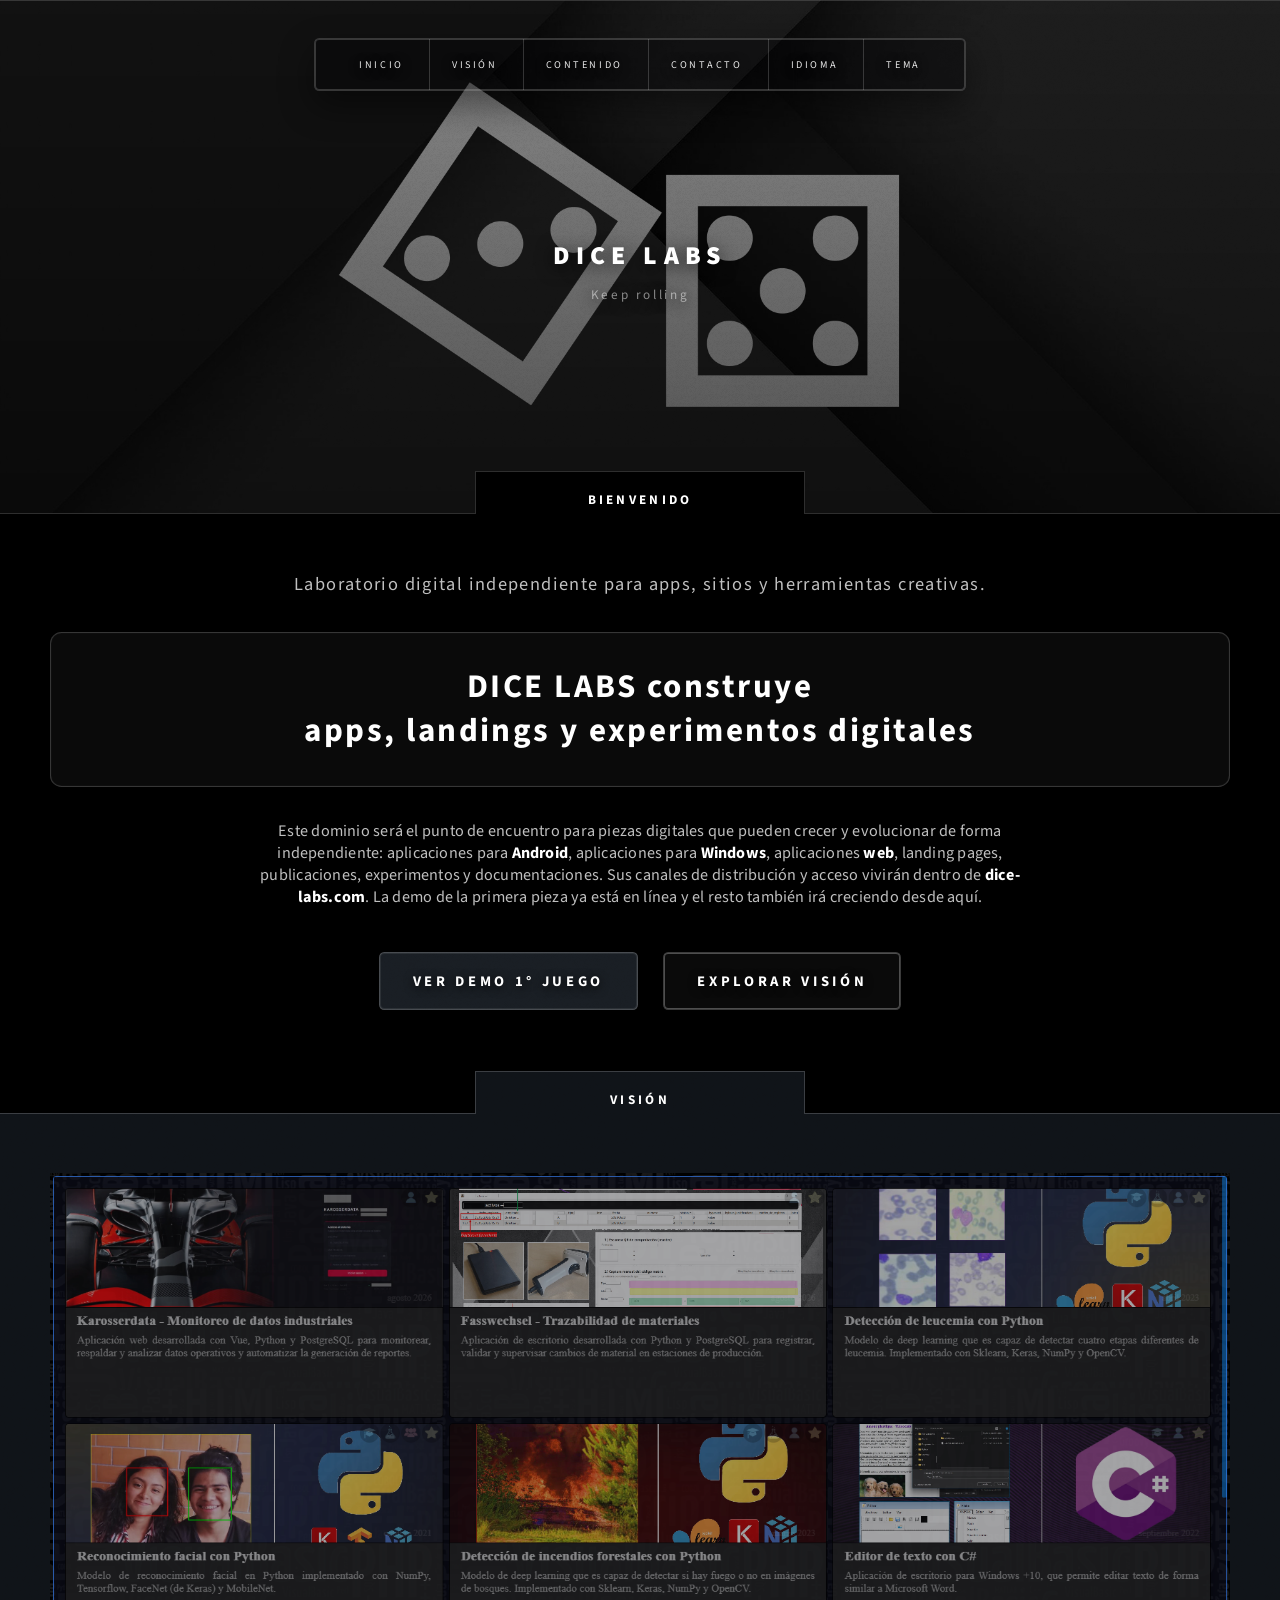
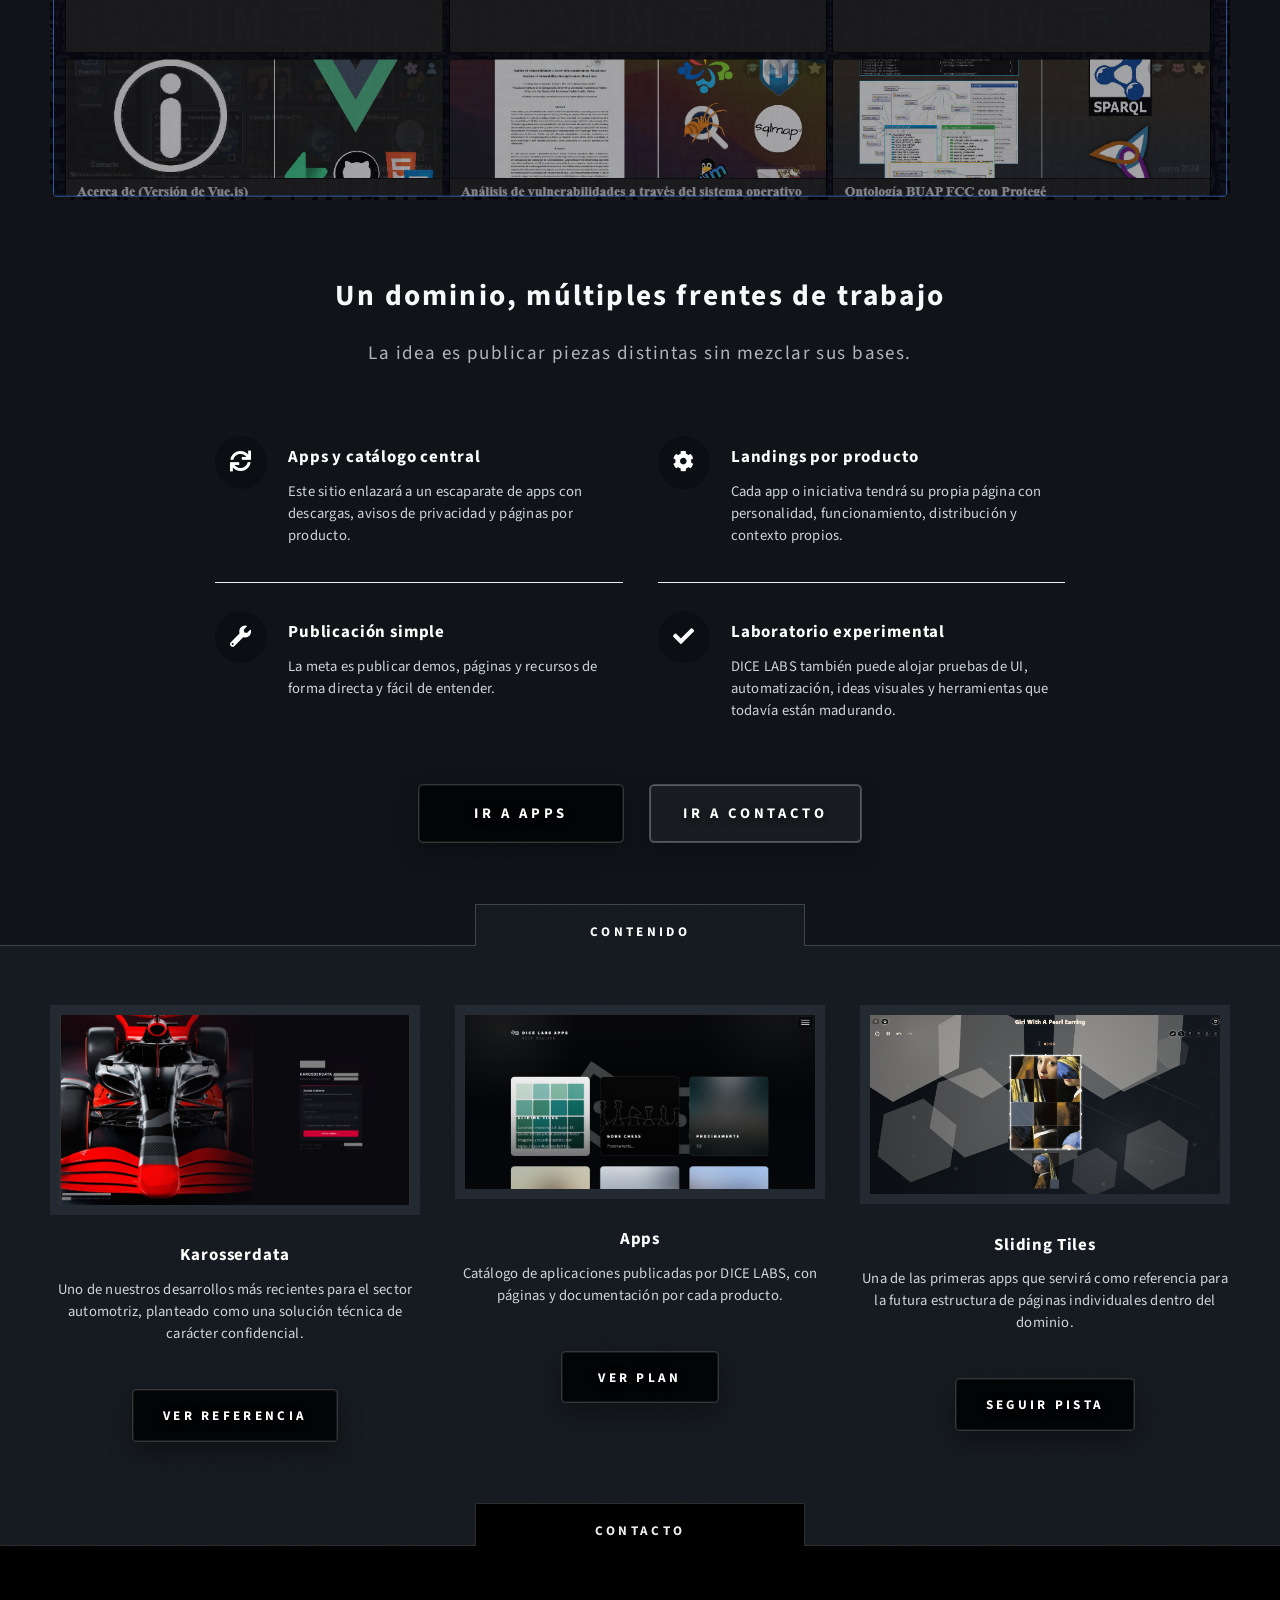
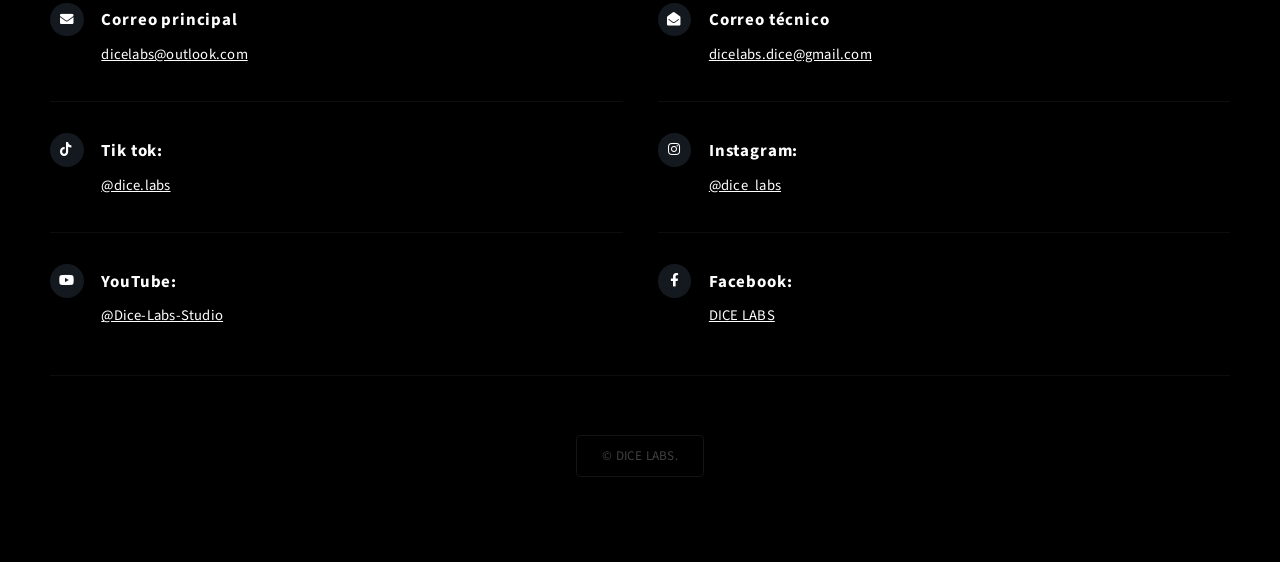
<file: index.html>
<!--
	Escape Velocity by HTML5 UP
	html5up.net | @ajlkn
	Free for personal and commercial use under the CCA 3.0 license (html5up.net/license)
-->
<html lang="es" data-theme="dark">
	<head>
		<title>DICE LABS</title>
		<meta charset="utf-8" />
		<meta name="viewport" content="width=device-width, initial-scale=1, user-scalable=no" />
		<meta name="theme-color" content="#090c10" />
		<link rel="icon" type="image/png" href="images/logo-blanco.png?v=20260902" />
		<link rel="shortcut icon" href="images/logo-blanco.png?v=20260902" />
		<link rel="stylesheet" href="assets/css/main.css?v=20260829" />
		<link rel="stylesheet" href="assets/css/dice-labs-theme.css?v=20261102" />
	</head>
	<body class="homepage is-preload">
		<div id="page-wrapper">

			<!-- Header -->
				<section id="header" class="wrapper">

					<!-- Logo -->
						<div id="logo">
							<h1><a href="index.html">DICE LABS</a></h1>
							<p>Keep rolling</p>
						</div>

					<!-- Nav -->
						<nav id="nav">
							<ul>
								<li class="current"><a href="#intro" data-i18n="nav.home">Inicio</a></li>
								<li><a href="#main" data-i18n="nav.whatsNext">Vision</a></li>
								<li><a href="#highlights" data-i18n="nav.keyRoutes">Contenido</a></li>
								<li><a href="#footer" data-i18n="nav.contact">Contacto</a></li>
								<li>
									<a href="#"><span data-i18n="nav.language">Idioma</span></a>
									<ul>
										<li><a href="?lang=es" class="nav-option language-option" data-language="es"><img src="images/flags/ES.webp" class="nav-flag" alt="" />Espa&ntilde;ol</a></li>
										<li><a href="?lang=en" class="nav-option language-option" data-language="en"><img src="images/flags/EN.webp" class="nav-flag" alt="" />English</a></li>
										<li><a href="?lang=fr" class="nav-option language-option" data-language="fr"><img src="images/flags/FR.webp" class="nav-flag" alt="" />Fran&ccedil;ais</a></li>
										<li><a href="?lang=de" class="nav-option language-option" data-language="de"><img src="images/flags/DE.webp" class="nav-flag" alt="" />Deutsch</a></li>
										<li><a href="?lang=ru" class="nav-option language-option" data-language="ru"><img src="images/flags/RU.webp" class="nav-flag" alt="" />Russkiy</a></li>
									</ul>
								</li>
								<li>
									<a href="#"><span data-i18n="nav.theme">Tema</span></a>
									<ul>
										<li><a href="?theme=dark" class="nav-option" data-set-theme="dark" data-i18n="theme.dark">Oscuro</a></li>
										<li><a href="?theme=light" class="nav-option" data-set-theme="light" data-i18n="theme.light">Claro</a></li>
										<li><a href="?theme=gray" class="nav-option" data-set-theme="gray" data-i18n="theme.gray">Gris</a></li>
									</ul>
								</li>
							</ul>
						</nav>

				</section>

			<!-- Intro -->
				<section id="intro" class="wrapper style1">
					<div class="title" data-i18n="intro.title">Bienvenido</div>
					<div class="container">
						<p class="style1" data-i18n="intro.lead">Laboratorio digital independiente para apps, sitios y herramientas creativas.</p>
						<p class="style2" data-i18n="intro.headline">
							DICE LABS construye<br class="mobile-hide" />
							apps, landings y experimentos digitales
						</p>
						<p class="style3" data-i18n="intro.body">
							Este dominio sera el punto de encuentro para piezas digitales que pueden crecer y evolucionar de forma independiente:
							aplicaciones para <strong>Android</strong>, aplicaciones para <strong>Windows</strong>, aplicaciones <strong>web</strong>, landing pages,
							publicaciones, experimentos y documentaciones. Sus canales de distribucion y acceso viviran dentro de <strong>dice-labs.com</strong>.
							La demo de la primera pieza ya esta en linea y el resto tambien ira creciendo desde aqui.
						</p>
						<ul class="actions">
							<li><a href="https://dice-labs.com/apps/sliding-tiles/demo/" class="button style3 large" data-i18n="intro.primary">Ver demo 1&deg; juego</a></li>
							<li><a href="#main" class="button style2 large" data-i18n="intro.secondary">Explorar vision</a></li>
						</ul>
					</div>
				</section>

			<!-- Main -->
				<section id="main" class="wrapper style2">
					<div class="title" data-i18n="main.title">Vision</div>
					<div class="container">

						<!-- Image -->
							<span class="image featured">
								<img src="images/que-sigue.png" alt="Próximos proyectos de DICE LABS" />
							</span>

						<!-- Features -->
							<section id="features">
								<header class="style1">
									<h2 data-i18n="features.heading">Un dominio, multiples frentes de trabajo</h2>
									<p data-i18n="features.subheading">La idea es publicar piezas distintas sin mezclar sus bases.</p>
								</header>
								<div class="feature-list">
									<div class="row">
										<div class="col-6 col-12-medium">
											<section>
												<h3 class="icon solid fa-sync" data-i18n="features.apps.title">Apps y catalogo central</h3>
												<p data-i18n="features.apps.body">Este sitio enlazara a un escaparate de apps con descargas, avisos de privacidad y paginas por producto.</p>
											</section>
										</div>
										<div class="col-6 col-12-medium">
											<section>
												<h3 class="icon solid fa-cog" data-i18n="features.landings.title">Landings por producto</h3>
												<p data-i18n="features.landings.body">Cada app o iniciativa tendra su propia pagina con personalidad, funcionamiento, distribucion y contexto propios.</p>
											</section>
										</div>
										<div class="col-6 col-12-medium">
											<section>
												<h3 class="icon solid fa-wrench" data-i18n="features.publish.title">Publicacion simple</h3>
												<p data-i18n="features.publish.body">La meta es publicar demos, paginas y recursos de forma directa y facil de entender.</p>
											</section>
										</div>
										<div class="col-6 col-12-medium">
											<section>
												<h3 class="icon solid fa-check" data-i18n="features.lab.title">Laboratorio experimental</h3>
												<p data-i18n="features.lab.body">DICE LABS tambien puede alojar pruebas de UI, automatizacion, ideas visuales y herramientas que todavia estan madurando.</p>
											</section>
										</div>
									</div>
								</div>
								<ul class="actions special">
									<li><a href="https://dice-labs.com/apps/" class="button style1 large" data-i18n="features.cta.apps">Ir a apps</a></li>
									<li><a href="#footer" class="button style2 large" data-i18n="features.cta.contact">Ir a contacto</a></li>
								</ul>
							</section>

					</div>
				</section>

			<!-- Highlights -->
				<section id="highlights" class="wrapper style3">
					<div class="title" data-i18n="routes.title">Contenido</div>
					<div class="container">
						<div class="row aln-center">
							<div class="col-4 col-12-medium">
								<section class="highlight">
									<a href="documents/karosserdata-project-overview.pdf?v=brief-f8314aa5" class="image featured" data-pdf-viewer-open><img src="images/kd.jpeg" alt="Karosserdata" /></a>
									<h3><a href="documents/karosserdata-project-overview.pdf?v=brief-f8314aa5" data-pdf-viewer-open>Karosserdata</a></h3>
									<p data-i18n="routes.kd.body">Uno de nuestros desarrollos mas recientes para el sector automotriz, planteado como una solucion tecnica de caracter confidencial.</p>
									<ul class="actions">
										<li><a href="documents/karosserdata-project-overview.pdf?v=brief-f8314aa5" class="button style1" data-pdf-viewer-open data-i18n="routes.kd.button">Ver referencia</a></li>
									</ul>
								</section>
							</div>
							<div class="col-4 col-12-medium">
								<section class="highlight">
									<a href="https://dice-labs.com/apps/" class="image featured"><img src="images/apps.png" alt="Catálogo de apps de DICE LABS" /></a>
									<h3><a href="https://dice-labs.com/apps/">Apps</a></h3>
									<p data-i18n="routes.apps.body">Catalogo de aplicaciones publicadas por DICE LABS, con paginas y documentacion por cada producto.</p>
									<ul class="actions">
										<li><a href="https://dice-labs.com/apps/" class="button style1" data-i18n="routes.apps.button">Ver plan</a></li>
									</ul>
								</section>
							</div>
							<div class="col-4 col-12-medium">
								<section class="highlight">
									<a href="https://dice-labs.com/apps/sliding-tiles/" class="image featured"><img src="images/sliding-tiles.png" alt="Sliding Tiles" /></a>
									<h3><a href="https://dice-labs.com/apps/sliding-tiles/">Sliding Tiles</a></h3>
									<p data-i18n="routes.sliding.body">Una de las primeras apps que servira como referencia para la futura estructura de paginas individuales dentro del dominio.</p>
									<ul class="actions">
										<li><a href="https://dice-labs.com/apps/sliding-tiles/" class="button style1" data-i18n="routes.sliding.button">Seguir pista</a></li>
									</ul>
								</section>
							</div>
						</div>
					</div>
				</section>

			<!-- Footer -->
				<section id="footer" class="wrapper">
					<div class="title" data-i18n="footer.title">Contacto</div>
					<div class="container">
						<div class="row">
							<div class="col-12">

								<!-- Contact -->
									<section class="feature-list small">
										<div class="row">
											<div class="col-6 col-12-medium">
												<section>
													<h3 class="icon solid fa-envelope" data-i18n="footer.primaryEmail">Correo principal</h3>
													<p>
														<a href="mailto:dicelabs@outlook.com">dicelabs@outlook.com</a>
													</p>
												</section>
											</div>
											<div class="col-6 col-12-medium">
												<section>
													<h3 class="icon solid fa-envelope-open" data-i18n="footer.technicalEmail">Correo tecnico</h3>
													<p>
														<a href="mailto:dicelabs.dice@gmail.com">dicelabs.dice@gmail.com</a>
													</p>
												</section>
											</div>
											<div class="col-6 col-12-medium">
												<section>
													<h3 class="icon brands fa-tiktok">Tik tok:</h3>
													<p><a data-social-profile="tiktok" href="https://www.tiktok.com/@dice.labs" target="_blank" rel="noopener noreferrer">@dice.labs</a></p>
												</section>
											</div>
											<div class="col-6 col-12-medium">
												<section>
													<h3 class="icon brands fa-instagram">Instagram:</h3>
													<p><a data-social-profile="instagram" href="https://www.instagram.com/dice_labs/" target="_blank" rel="noopener noreferrer">@dice_labs</a></p>
												</section>
											</div>
											<div class="col-6 col-12-medium">
												<section>
													<h3 class="icon brands fa-youtube">YouTube:</h3>
													<p><a data-social-profile="youtube" href="https://www.youtube.com/@Dice-Labs-Studio" target="_blank" rel="noopener noreferrer">@Dice-Labs-Studio</a></p>
												</section>
											</div>
											<div class="col-6 col-12-medium">
												<section>
													<h3 class="icon brands fa-facebook-f">Facebook:</h3>
													<p><a data-social-profile="facebook-f" href="https://www.facebook.com/profile.php?id=61594494051975" target="_blank" rel="noopener noreferrer">DICE LABS</a></p>
												</section>
											</div>
										</div>
									</section>

							</div>
						</div>
						<div id="copyright">
							<ul>
								<li data-i18n="footer.copyright">&copy; DICE LABS.</li>
							</ul>
						</div>
					</div>
				</section>

		</div>

		<dialog id="karosserdata-viewer" class="pdf-viewer" aria-labelledby="karosserdata-viewer-title">
			<div class="pdf-viewer__header">
				<h2 id="karosserdata-viewer-title">Karosserdata</h2>
				<button type="button" class="pdf-viewer__close" data-pdf-viewer-close data-i18n="pdf.close">Cerrar</button>
			</div>
			<iframe class="pdf-viewer__frame" src="documents/karosserdata-project-overview.pdf?v=brief-f8314aa5#view=FitH" title="Karosserdata project brief"></iframe>
		</dialog>

		<!-- Scripts -->
			<script src="assets/js/jquery.min.js"></script>
			<script src="assets/js/jquery.dropotron.min.js"></script>
			<script src="assets/js/browser.min.js"></script>
			<script src="assets/js/breakpoints.min.js"></script>
			<script src="assets/js/util.js"></script>
			<script src="assets/js/dice-labs-site.js?v=20260903c"></script>
			<script src="assets/js/main.js"></script>

	</body>
</html>
</file>
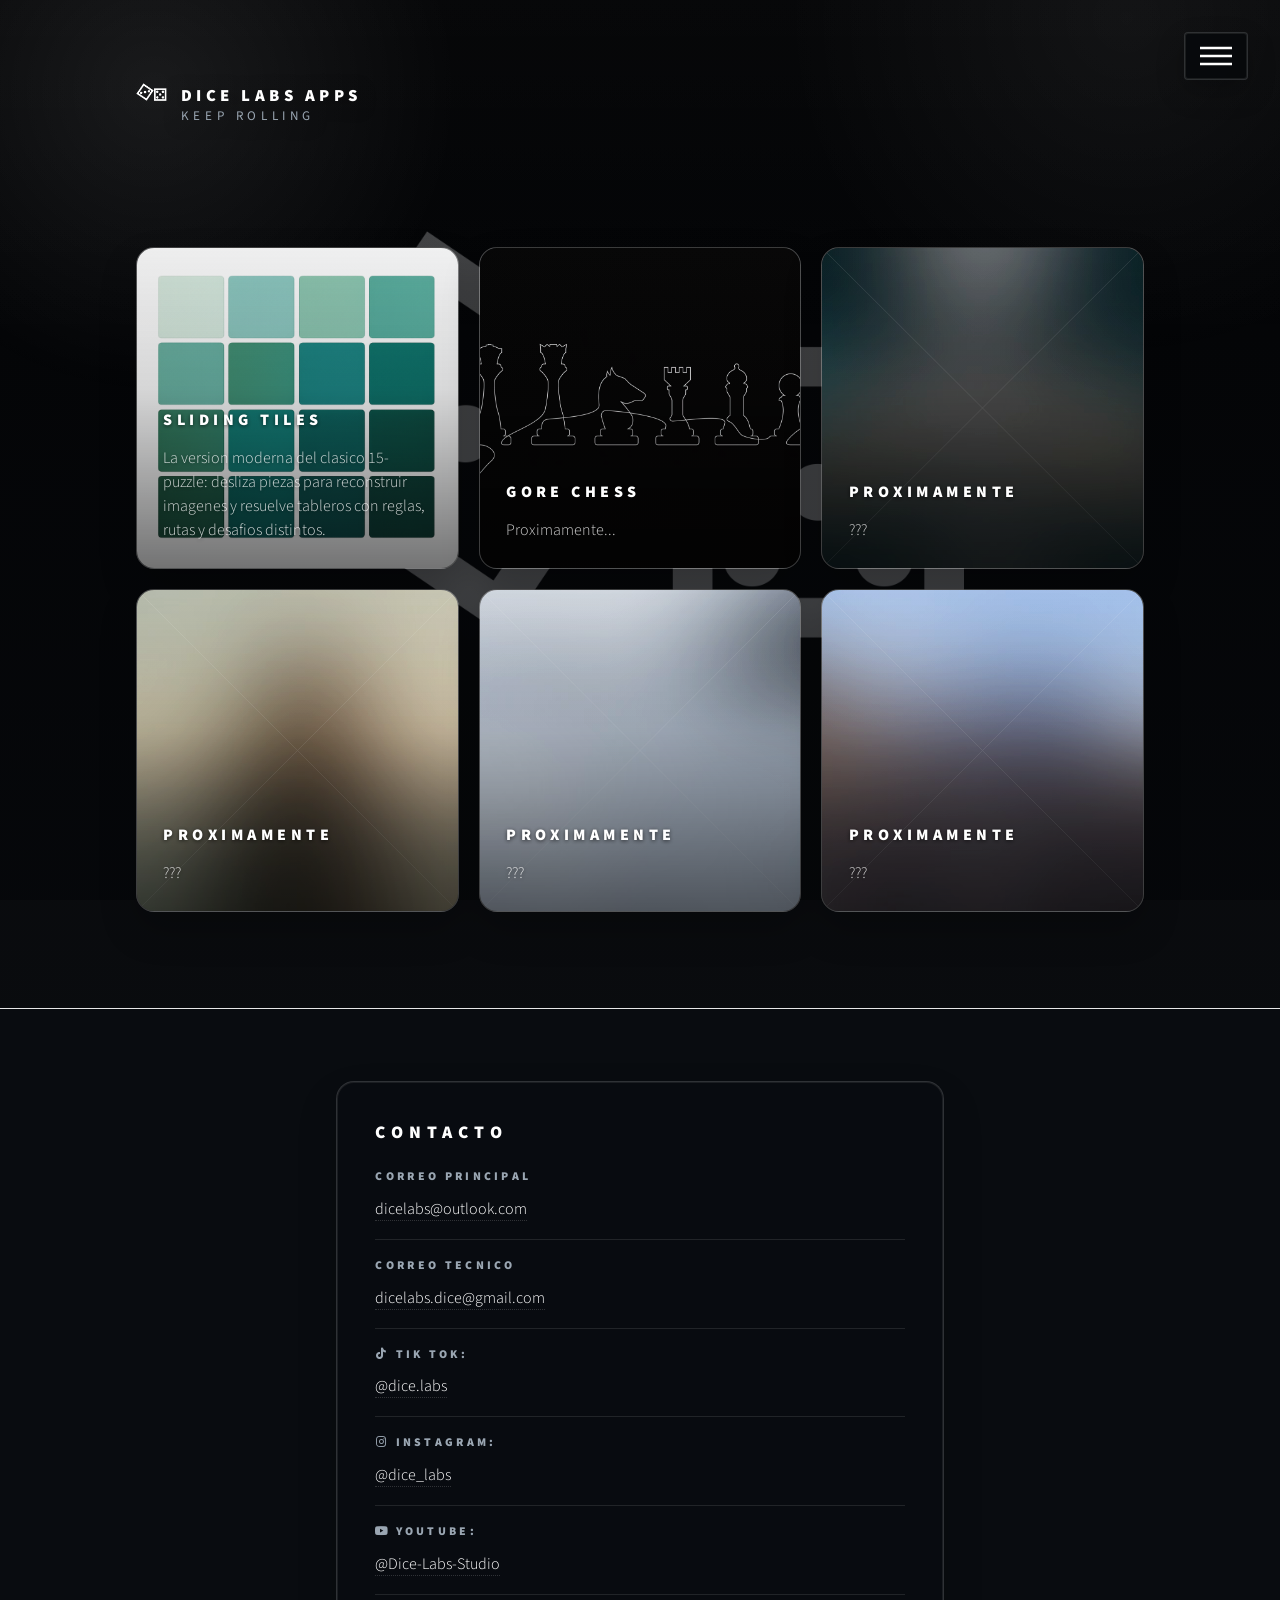
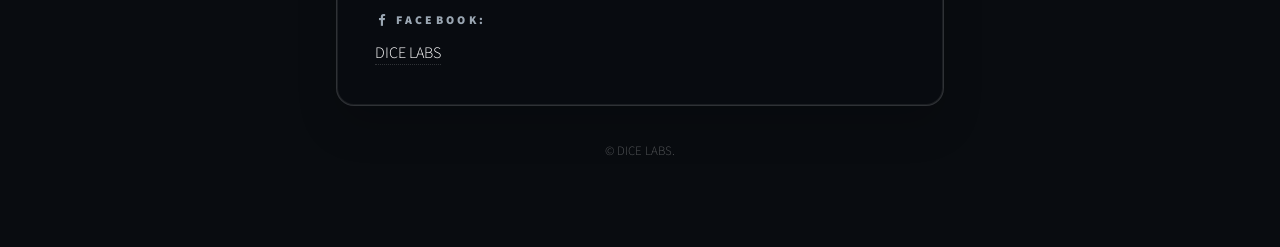
<file: apps/index.html>
<!DOCTYPE HTML>
<!--
	Phantom by HTML5 UP
	html5up.net | @ajlkn
	Free for personal and commercial use under the CCA 3.0 license (html5up.net/license)
-->
<html lang="es" data-theme="dark">
	<head>
		<title>DICE LABS | Apps</title>
		<meta charset="utf-8" />
		<meta name="viewport" content="width=device-width, initial-scale=1, user-scalable=no" />
		<meta name="theme-color" content="#090c10" />
		<link rel="icon" type="image/png" href="images/logo-blanco.png?v=1788346347312" />
		<link rel="shortcut icon" href="images/logo-blanco.png?v=1788346347312" />
		<link rel="stylesheet" href="assets/css/main.css?v=1788346347312" />
		<link rel="stylesheet" href="assets/css/dice-labs-apps-theme.css?v=20261102" />
		<noscript><link rel="stylesheet" href="assets/css/noscript.css?v=1788346347312" /></noscript>
	</head>
	<body class="is-preload">
		<div id="wrapper">

			<!-- Header -->
				<header id="header">
					<div class="inner">

						<!-- Logo -->
							<a href="index.html" class="logo">
								<span class="symbol"><img src="images/logo-blanco.png?v=1788346347312" alt="" /></span>
								<span class="brand-lockup">
									<span class="title">DICE LABS APPS</span>
									<span class="subtitle">KEEP ROLLING</span>
								</span>
							</a>

						<!-- Nav -->
							<nav>
								<ul>
									<li><a href="#menu">Menu</a></li>
								</ul>
							</nav>

					</div>
				</header>

			<!-- Menu -->
				<nav id="menu">
					<h2 data-i18n="menu.title">Menu</h2>
					<ul class="menu-links">
						<li><a href="https://dice-labs.com/" data-i18n="menu.home">Ir a dice-labs.com</a></li>
						<li><a href="#footer" data-i18n="menu.contact">Contacto</a></li>
					</ul>
					<section class="menu-section">
						<h3 data-i18n="menu.language">Idioma</h3>
						<ul class="option-list">
							<li><a href="?lang=es" class="option-link language-option" data-language="es"><img src="images/flags/ES.webp" class="nav-flag" alt="" />Espa&ntilde;ol</a></li>
							<li><a href="?lang=en" class="option-link language-option" data-language="en"><img src="images/flags/EN.webp" class="nav-flag" alt="" />English</a></li>
							<li><a href="?lang=fr" class="option-link language-option" data-language="fr"><img src="images/flags/FR.webp" class="nav-flag" alt="" />Fran&ccedil;ais</a></li>
							<li><a href="?lang=de" class="option-link language-option" data-language="de"><img src="images/flags/DE.webp" class="nav-flag" alt="" />Deutsch</a></li>
							<li><a href="?lang=ru" class="option-link language-option" data-language="ru"><img src="images/flags/RU.webp" class="nav-flag" alt="" />&#1056;&#1091;&#1089;&#1089;&#1082;&#1080;&#1081;</a></li>
						</ul>
					</section>
					<section class="menu-section">
						<h3 data-i18n="menu.theme">Tema</h3>
						<ul class="option-list">
							<li><a href="?theme=dark" class="option-link" data-set-theme="dark" data-i18n="theme.dark">Oscuro</a></li>
							<li><a href="?theme=light" class="option-link" data-set-theme="light" data-i18n="theme.light">Claro</a></li>
						</ul>
					</section>
				</nav>

			<!-- Main -->
				<div id="main">
					<div class="inner">
						<section class="tiles">
							<article class="style1 app-card sliding-tiles-card" data-preview-src="images/apps/sliding-tiles-preview.gif">
								<span class="image">
									<img class="tile-cover" src="images/apps/sliding-tiles-cover.png" alt="" />
								</span>
								<!-- Template route preserved for reference: sliding-tiles/ -->
								<a href="https://dice-labs.com/apps/sliding-tiles/" class="app-link">
									<h2>Sliding Tiles</h2>
									<div class="content">
										<p data-i18n="tile.sliding.body">Rompecabezas deslizante de partidas rapidas y estetica minimalista. Demo disponible. En proceso de publicacion para Android y Windows.</p>
									</div>
								</a>
							</article>
							<article class="style2 app-card" data-preview-src="">
								<span class="image">
									<img src="images/apps/gore-chess-cover.png" alt="" />
								</span>
								<a href="gore-chess/" class="app-link">
									<h2>Gore Chess</h2>
									<div class="content">
										<p data-i18n="tile.gore.body">Proximamente...</p>
									</div>
								</a>
							</article>
							<article class="style3 app-card" data-preview-src="">
								<span class="image">
									<img src="images/pic03.jpg" alt="" />
								</span>
								<a href="#" class="app-link">
									<h2 data-i18n="tile.placeholder1.title">Proximamente</h2>
									<div class="content">
										<p data-i18n="tile.placeholder1.body">???</p>
									</div>
								</a>
							</article>
							<article class="style4 app-card" data-preview-src="">
								<span class="image">
									<img src="images/pic04.jpg" alt="" />
								</span>
								<a href="#" class="app-link">
									<h2 data-i18n="tile.placeholder2.title">Proximamente</h2>
									<div class="content">
										<p data-i18n="tile.placeholder2.body">???</p>
									</div>
								</a>
							</article>
							<article class="style5 app-card" data-preview-src="">
								<span class="image">
									<img src="images/pic05.jpg" alt="" />
								</span>
								<a href="#" class="app-link">
									<h2 data-i18n="tile.placeholder3.title">Proximamente</h2>
									<div class="content">
										<p data-i18n="tile.placeholder3.body">???</p>
									</div>
								</a>
							</article>
							<article class="style6 app-card" data-preview-src="">
								<span class="image">
									<img src="images/pic06.jpg" alt="" />
								</span>
								<a href="#" class="app-link">
									<h2 data-i18n="tile.placeholder4.title">Proximamente</h2>
									<div class="content">
										<p data-i18n="tile.placeholder4.body">???</p>
									</div>
								</a>
							</article>
						</section>
					</div>
				</div>

			<!-- Footer -->
				<footer id="footer">
					<div class="inner">
						<section class="footer-panel compact">
							<h2 data-i18n="footer.contact">Contacto</h2>
							<ul class="contact-list">
								<li>
									<span class="contact-label" data-i18n="footer.primaryEmail">Correo principal</span>
									<a href="mailto:dicelabs@outlook.com">dicelabs@outlook.com</a>
								</li>
								<li>
									<span class="contact-label" data-i18n="footer.technicalEmail">Correo tecnico</span>
									<a href="mailto:dicelabs.dice@gmail.com">dicelabs.dice@gmail.com</a>
								</li>
								<li>
									<span class="contact-label"><i class="fab fa-tiktok social-contact-icon" aria-hidden="true"></i>Tik tok:</span>
									<a data-social-profile="tiktok" href="https://www.tiktok.com/@dice.labs" target="_blank" rel="noopener noreferrer">@dice.labs</a>
								</li>
								<li>
									<span class="contact-label"><i class="fab fa-instagram social-contact-icon" aria-hidden="true"></i>Instagram:</span>
									<a data-social-profile="instagram" href="https://www.instagram.com/dice_labs/" target="_blank" rel="noopener noreferrer">@dice_labs</a>
								</li>
								<li>
									<span class="contact-label"><i class="fab fa-youtube social-contact-icon" aria-hidden="true"></i>YouTube:</span>
									<a data-social-profile="youtube" href="https://www.youtube.com/@Dice-Labs-Studio" target="_blank" rel="noopener noreferrer">@Dice-Labs-Studio</a>
								</li>
								<li>
									<span class="contact-label"><i class="fab fa-facebook-f social-contact-icon" aria-hidden="true"></i>Facebook:</span>
									<a data-social-profile="facebook-f" href="https://www.facebook.com/profile.php?id=61594494051975" target="_blank" rel="noopener noreferrer">DICE LABS</a>
								</li>
							</ul>
						</section>
						<ul class="copyright">
							<li data-i18n="footer.copyright">&copy; DICE LABS.</li>
						</ul>
					</div>
				</footer>

		</div>

		<!-- Scripts -->
			<script src="assets/js/jquery.min.js"></script>
			<script src="assets/js/browser.min.js"></script>
			<script src="assets/js/breakpoints.min.js"></script>
			<script src="assets/js/util.js"></script>
			<script src="assets/js/main.js"></script>
			<script src="assets/js/dice-labs-apps-site.js?v=1788346347312"></script>

	</body>
</html>
</file>
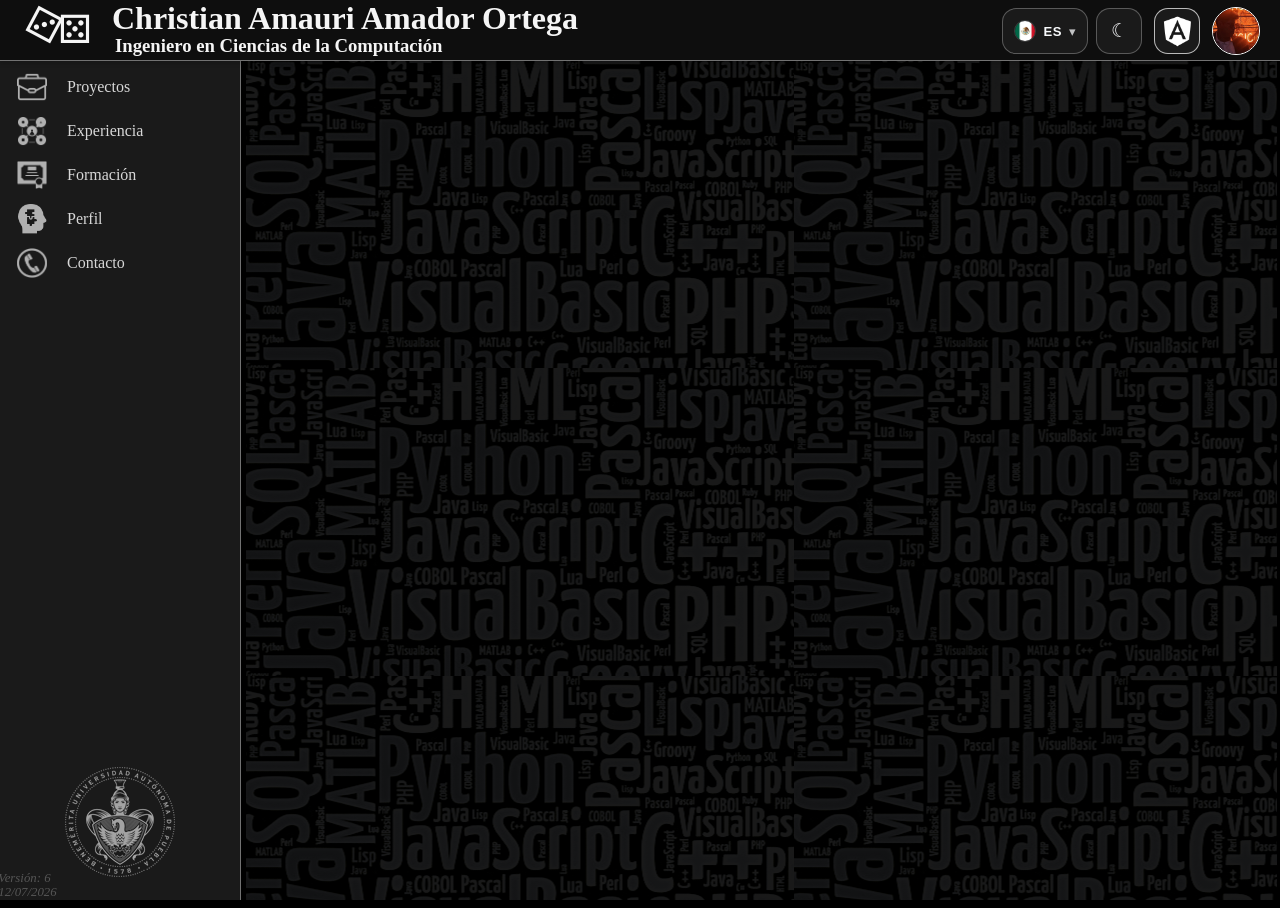
<file: career/index.html>
<!doctype html>
<html lang="en" data-beasties-container>
<head>
  <meta charset="utf-8">
  <title>Ing. Christian Ortega</title>
  <base href="./">
  <meta name="viewport" content="width=device-width, initial-scale=1">
  <link rel="icon" type="image/x-icon" href="iconod.png">
<style>:root{color-scheme:dark;--page-bg:#000000;--page-text:#f5f5f5;--shell-bg:#0e0e0e;--shell-surface:#1a1a1a;--shell-border:#727272;--shell-highlight:#0e0e0ec9;--shell-strong-border:#ffffff;--content-overlay-start:rgba(0, 0, 0, .9);--content-overlay-end:rgba(0, 0, 0, .9);--control-bg:rgba(255, 255, 255, .05);--control-bg-hover:rgba(255, 255, 255, .12);--control-border:rgba(255, 255, 255, .28);--control-border-hover:rgba(255, 255, 255, .78);--control-text:#f8fafc;--dropdown-bg:rgba(12, 12, 12, .98);--dropdown-border:rgba(255, 255, 255, .18);--dropdown-text:#f8fafc;--dropdown-option-bg:rgba(255, 255, 255, .08);--dropdown-option-border:rgba(255, 255, 255, .14);--profile-chip-bg:rgba(255, 255, 255, .05);--profile-chip-bg-hover:rgba(255, 255, 255, .12);--profile-chip-border:rgba(255, 255, 255, .7);--profile-chip-border-hover:#ffffff;--tooltip-bg:rgba(0, 0, 0, .95);--tooltip-text:rgba(255, 255, 255, .92);--tooltip-border:rgba(255, 255, 255, .85);--sidebar-footnote:rgba(255, 255, 255, .26);--mobile-menu-divider:rgba(255, 255, 255, .14)}body{background-color:var(--page-bg);color:var(--page-text);font-family:Times New Roman,Times,serif;transition:background-color .25s ease-in-out,color .25s ease-in-out}</style><link rel="stylesheet" href="styles-7P2J26RJ.css" media="print" onload="this.media='all'"><noscript><link rel="stylesheet" href="styles-7P2J26RJ.css"></noscript></head>
<body style="overflow-y: hidden; overflow-x: hidden;">

  <app-root></app-root>
  
<link rel="modulepreload" href="chunk-6AOLKZEJ.js"><script src="polyfills-B6TNHZQ6.js" type="module"></script><script src="main-GWATKNRQ.js" type="module"></script></body>
</html>
</file>
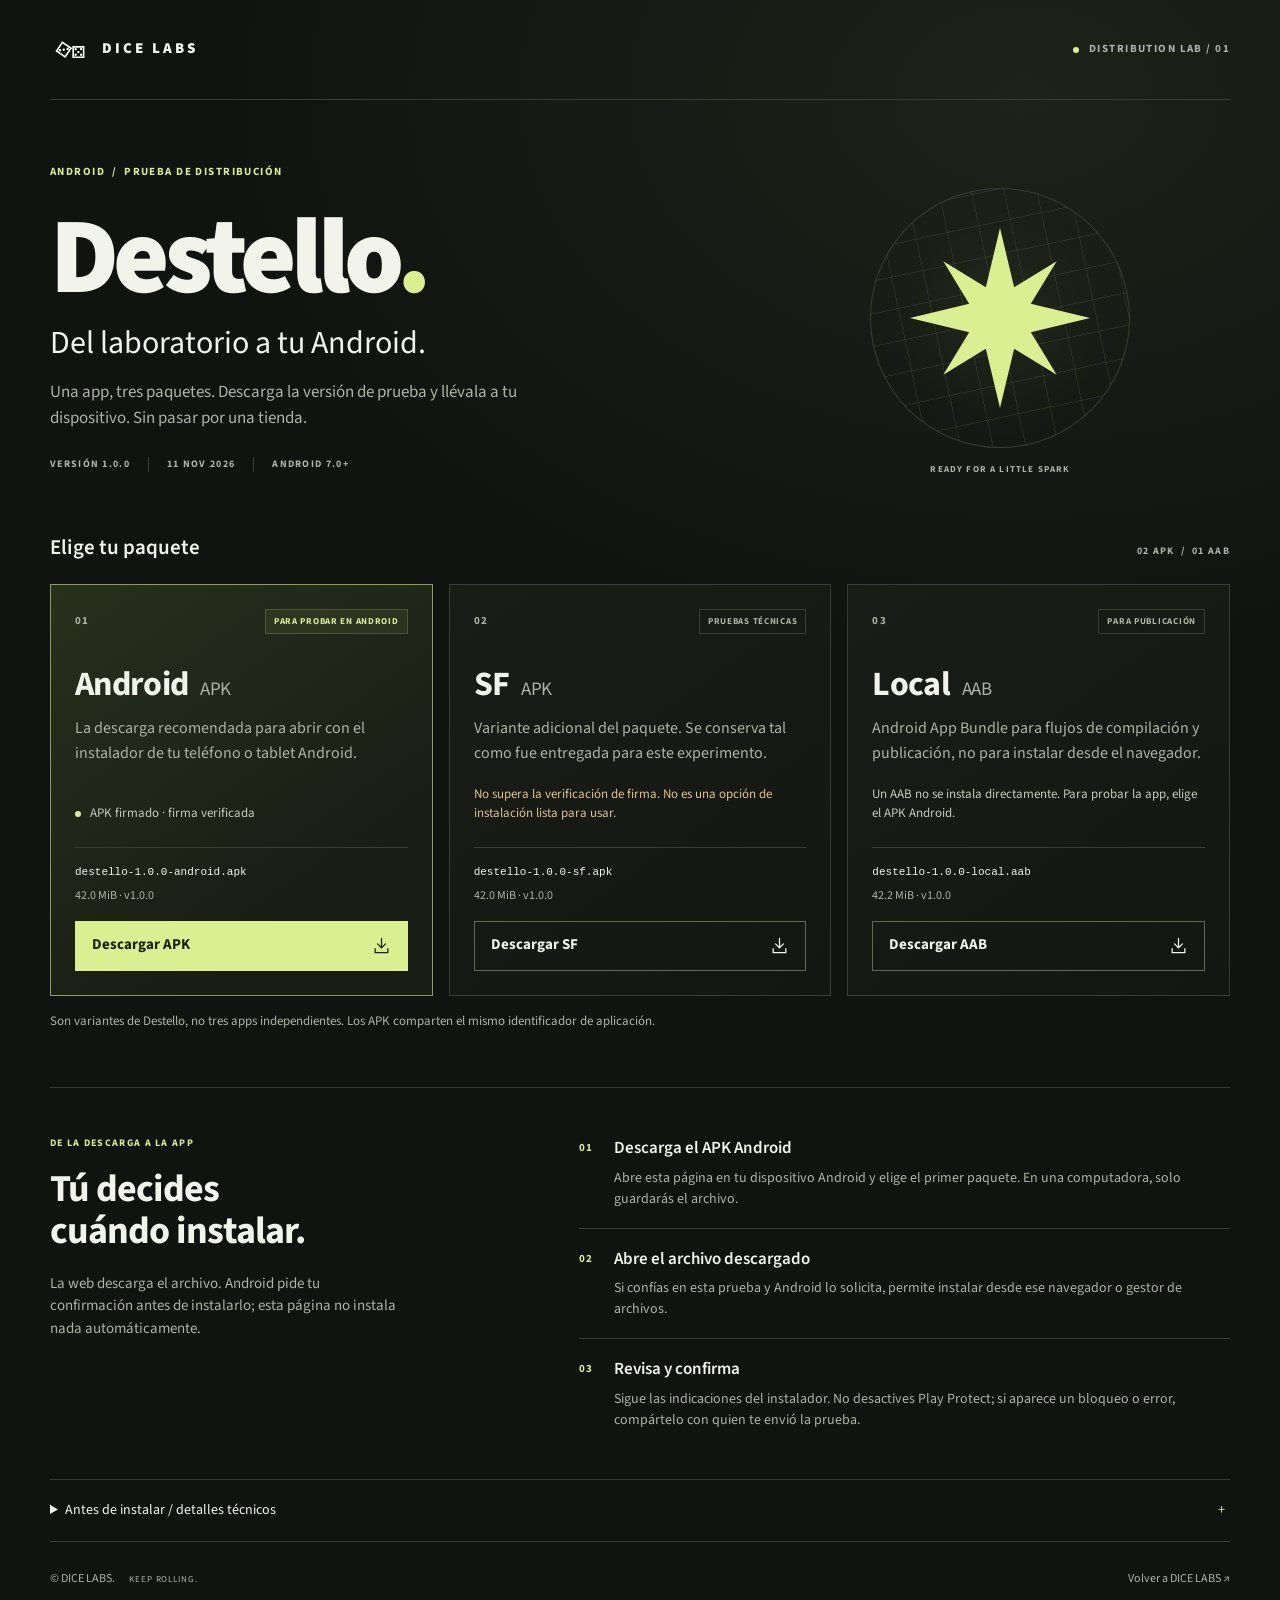
<file: destello-app-dist-test/index.html>
<!DOCTYPE html>
<html lang="es">
<head>
  <meta charset="utf-8">
  <meta name="viewport" content="width=device-width, initial-scale=1">
  <meta name="theme-color" content="#111310">
  <meta name="robots" content="noindex, nofollow">
  <meta name="description" content="Descargas de prueba de Destello: APK para Android y paquetes t&eacute;cnicos de la versi&oacute;n 1.0.0.">
  <title>Destello / Descargas de prueba &middot; DICE LABS</title>
  <link rel="icon" type="image/png" href="/images/logo-blanco.png?v=20260902">
  <link rel="preconnect" href="https://fonts.googleapis.com">
  <link rel="preconnect" href="https://fonts.gstatic.com" crossorigin>
  <link href="https://fonts.googleapis.com/css2?family=Source+Sans+Pro:wght@400;600;700;900&display=swap" rel="stylesheet">
  <link rel="stylesheet" href="styles.css?v=20261111-1">
</head>
<body>
  <a class="skip-link" href="#downloads">Ir a las descargas</a>
  <div class="page">
    <header class="masthead">
      <a class="brand" href="/" aria-label="DICE LABS, inicio"><img src="/images/logo-blanco.png?v=20260902" width="40" height="30" alt="">DICE LABS</a>
      <span class="lab-tag"><span class="status-dot" aria-hidden="true"></span> DISTRIBUTION LAB / 01</span>
    </header>

    <main>
      <section class="hero" aria-labelledby="title">
        <div class="hero-copy">
          <p class="eyebrow">ANDROID &nbsp;/&nbsp; PRUEBA DE DISTRIBUCI&Oacute;N</p>
          <h1 id="title">Destello<span class="title-dot">.</span></h1>
          <p class="lead">Del laboratorio a tu Android.</p>
          <p class="intro">Una app, tres paquetes. Descarga la versi&oacute;n de prueba y ll&eacute;vala a tu dispositivo. Sin pasar por una tienda.</p>
          <div class="release-meta"><span>VERSI&Oacute;N 1.0.0</span><span>11 NOV 2026</span><span>ANDROID 7.0+</span></div>
        </div>
        <div class="signal" aria-hidden="true">
          <div class="signal-orbit"></div>
          <svg class="spark" viewBox="0 0 240 240" fill="none"><path d="M120 12 137 83 188 52 157 103 228 120 157 137 188 188 137 157 120 228 103 157 52 188 83 137 12 120 83 103 52 52 103 83Z" fill="currentColor"/></svg>
          <span class="signal-caption">READY FOR A LITTLE SPARK</span>
        </div>
      </section>

      <section class="downloads" id="downloads" aria-labelledby="downloads-title">
        <div class="section-heading"><h2 id="downloads-title">Elige tu paquete</h2><span>02 APK &nbsp;/&nbsp; 01 AAB</span></div>
        <div class="packages">
          <article class="package recommended">
            <div class="package-top"><span class="package-number">01</span><span class="badge">PARA PROBAR EN ANDROID</span></div>
            <h3>Android <span>APK</span></h3>
            <p class="package-description">La descarga recomendada para abrir con el instalador de tu tel&eacute;fono o tablet Android.</p>
            <p class="package-note"><span class="note-dot" aria-hidden="true"></span> APK firmado &middot; firma verificada</p>
            <div class="file-info"><code>destello-1.0.0-android.apk</code><span>42.0 MiB &middot; v1.0.0</span></div>
            <a class="download primary" href="downloads/destello-1.0.0-android.apk" download="destello-1.0.0-android.apk" aria-label="Descargar Destello Android APK, 42.0 MiB">Descargar APK <svg viewBox="0 0 24 24" aria-hidden="true"><path d="M12 3v12m-5-5 5 5 5-5M4 16v5h16v-5"/></svg></a>
          </article>

          <article class="package">
            <div class="package-top"><span class="package-number">02</span><span class="badge muted">PRUEBAS T&Eacute;CNICAS</span></div>
            <h3>SF <span>APK</span></h3>
            <p class="package-description">Variante adicional del paquete. Se conserva tal como fue entregada para este experimento.</p>
            <p class="package-note warning">No supera la verificaci&oacute;n de firma. No es una opci&oacute;n de instalaci&oacute;n lista para usar.</p>
            <div class="file-info"><code>destello-1.0.0-sf.apk</code><span>42.0 MiB &middot; v1.0.0</span></div>
            <a class="download" href="downloads/destello-1.0.0-sf.apk" download="destello-1.0.0-sf.apk" aria-label="Descargar Destello SF APK para pruebas t&eacute;cnicas, 42.0 MiB">Descargar SF <svg viewBox="0 0 24 24" aria-hidden="true"><path d="M12 3v12m-5-5 5 5 5-5M4 16v5h16v-5"/></svg></a>
          </article>

          <article class="package">
            <div class="package-top"><span class="package-number">03</span><span class="badge muted">PARA PUBLICACI&Oacute;N</span></div>
            <h3>Local <span>AAB</span></h3>
            <p class="package-description">Android App Bundle para flujos de compilaci&oacute;n y publicaci&oacute;n, no para instalar desde el navegador.</p>
            <p class="package-note">Un AAB no se instala directamente. Para probar la app, elige el APK Android.</p>
            <div class="file-info"><code>destello-1.0.0-local.aab</code><span>42.2 MiB &middot; v1.0.0</span></div>
            <a class="download" href="downloads/destello-1.0.0-local.aab" download="destello-1.0.0-local.aab" aria-label="Descargar Destello Local AAB para publicaci&oacute;n, 42.2 MiB">Descargar AAB <svg viewBox="0 0 24 24" aria-hidden="true"><path d="M12 3v12m-5-5 5 5 5-5M4 16v5h16v-5"/></svg></a>
          </article>
        </div>
        <p class="download-footnote">Son variantes de Destello, no tres apps independientes. Los APK comparten el mismo identificador de aplicaci&oacute;n.</p>
      </section>

      <section class="install" aria-labelledby="install-title">
        <div class="install-intro"><p class="eyebrow">DE LA DESCARGA A LA APP</p><h2 id="install-title">T&uacute; decides<br> cu&aacute;ndo instalar.</h2><p>La web descarga el archivo. Android pide tu confirmaci&oacute;n antes de instalarlo; esta p&aacute;gina no instala nada autom&aacute;ticamente.</p></div>
        <ol class="steps">
          <li><span class="step-number" aria-hidden="true">01</span><div><h3>Descarga el APK Android</h3><p>Abre esta p&aacute;gina en tu dispositivo Android y elige el primer paquete. En una computadora, solo guardar&aacute;s el archivo.</p></div></li>
          <li><span class="step-number" aria-hidden="true">02</span><div><h3>Abre el archivo descargado</h3><p>Si conf&iacute;as en esta prueba y Android lo solicita, permite instalar desde ese navegador o gestor de archivos.</p></div></li>
          <li><span class="step-number" aria-hidden="true">03</span><div><h3>Revisa y confirma</h3><p>Sigue las indicaciones del instalador. No desactives Play Protect; si aparece un bloqueo o error, comp&aacute;rtelo con quien te envi&oacute; la prueba.</p></div></li>
        </ol>
      </section>

      <details class="technical">
        <summary>Antes de instalar / detalles t&eacute;cnicos <span aria-hidden="true">+</span></summary>
        <div class="technical-content">
          <p>Los APK declaran Android 7.0 o superior (API 24) y arquitecturas ARM64, ARMv7 y x86_64. La instalaci&oacute;n final depende del dispositivo y sus pol&iacute;ticas de seguridad. Estos paquetes no son para iPhone.</p>
          <p>Identificador de los APK: <code>dev.amado.pruebadistribucion.destello</code>. Una firma v&aacute;lida comprueba la integridad del paquete, no sustituye una evaluaci&oacute;n de seguridad ni una prueba en un dispositivo real.</p>
          <p>Los tres archivos se publican sin modificaciones. Puedes comparar sus huellas SHA-256 con el <a href="downloads/SHA256SUMS.txt" download>archivo de comprobaci&oacute;n</a>.</p>
          <p>Ayuda oficial: <a href="https://support.google.com/pixelphone/answer/7391672?hl=es">Instalar apps de otras fuentes</a> &middot; <a href="https://developer.android.com/guide/app-bundle?hl=es-419">Qu&eacute; es un Android App Bundle</a>.</p>
        </div>
      </details>
    </main>

    <footer><span>&copy; DICE LABS. <span class="footer-motto">KEEP ROLLING.</span></span><a href="/">Volver a DICE LABS <span aria-hidden="true">&nearr;</span></a></footer>
  </div>
</body>
</html>
</file>
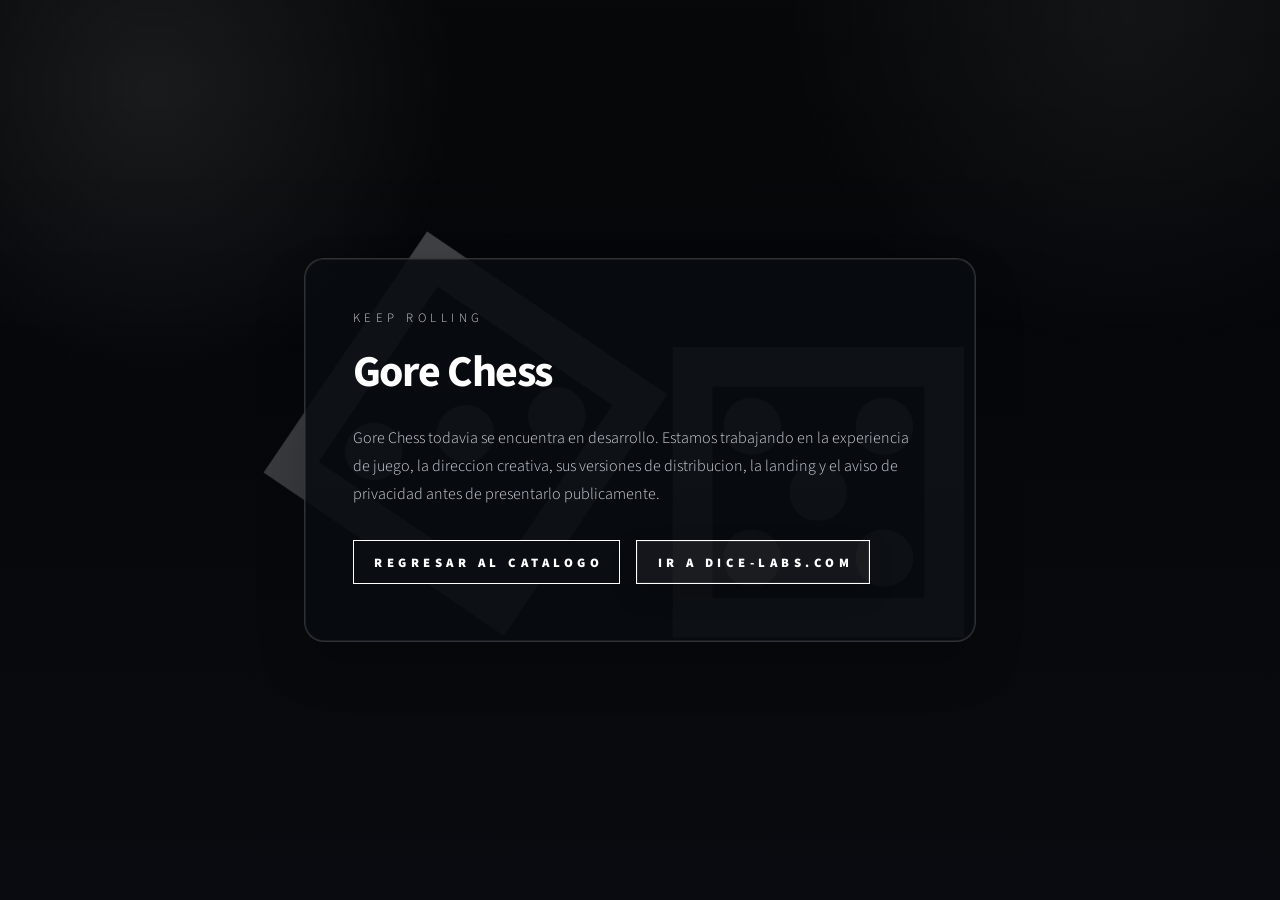
<file: apps/gore-chess/index.html>
<!DOCTYPE HTML>
<html lang="es" data-theme="dark">
	<head>
		<title>Gore Chess | DICE LABS</title>
		<meta charset="utf-8" />
		<meta name="viewport" content="width=device-width, initial-scale=1, user-scalable=no" />
		<meta name="theme-color" content="#090c10" />
		<link rel="icon" type="image/png" href="../images/logo-blanco.png?v=1788346347312" />
		<link rel="shortcut icon" href="../images/logo-blanco.png?v=1788346347312" />
		<link rel="stylesheet" href="../assets/css/main.css?v=1788346347312" />
		<link rel="stylesheet" href="../assets/css/dice-labs-apps-theme.css?v=1788346347312" />
		<link rel="stylesheet" href="../assets/css/dice-labs-apps-placeholder.css?v=1788346347312" />
	</head>
	<body class="placeholder-body">
		<script>
			(function() {
				var language = 'es';
				try {
					var theme = window.localStorage.getItem('dice-labs-theme');
					language = window.localStorage.getItem('dice-labs-language') || language;
					if (theme === 'dark' || theme === 'light')
						document.documentElement.setAttribute('data-theme', theme);
				}
				catch (error) {}

				var translations = {
					es: {
						body: 'Gore Chess todavia se encuentra en desarrollo. Estamos trabajando en la experiencia de juego, la direccion creativa, sus versiones de distribucion, la landing y el aviso de privacidad antes de presentarlo publicamente.',
						catalog: 'Regresar al catalogo',
						home: 'Ir a dice-labs.com'
					},
					en: {
						body: 'Gore Chess is still in development. We are working on the gameplay experience, creative direction, distribution builds, landing page, and privacy notice before presenting it publicly.',
						catalog: 'Back to catalog',
						home: 'Go to dice-labs.com'
					},
					fr: {
						body: 'Gore Chess est toujours en developpement. Nous travaillons sur l experience de jeu, la direction creative, les versions de distribution, la landing page et l avis de confidentialite avant sa presentation publique.',
						catalog: 'Retour au catalogue',
						home: 'Aller a dice-labs.com'
					},
					de: {
						body: 'Gore Chess befindet sich noch in Entwicklung. Wir arbeiten an dem Spielerlebnis, der kreativen Ausrichtung, den Vertriebsversionen, der Landingpage und dem Datenschutzhinweis, bevor wir es oeffentlich vorstellen.',
						catalog: 'Zurueck zum Katalog',
						home: 'Zu dice-labs.com'
					},
					ru: {
						body: '\u0413\u043e\u0440 \u0428\u0430\u0445\u043c\u0430\u0442\u044b \u0435\u0449\u0435 \u043d\u0430\u0445\u043e\u0434\u0438\u0442\u0441\u044f \u0432 \u0440\u0430\u0437\u0440\u0430\u0431\u043e\u0442\u043a\u0435. \u041c\u044b \u0440\u0430\u0431\u043e\u0442\u0430\u0435\u043c \u043d\u0430\u0434 \u0438\u0433\u0440\u043e\u0432\u044b\u043c \u043e\u043f\u044b\u0442\u043e\u043c, \u0442\u0432\u043e\u0440\u0447\u0435\u0441\u043a\u0438\u043c \u043d\u0430\u043f\u0440\u0430\u0432\u043b\u0435\u043d\u0438\u0435\u043c, \u0432\u0435\u0440\u0441\u0438\u044f\u043c\u0438 \u0434\u043b\u044f \u0440\u0430\u0441\u043f\u0440\u043e\u0441\u0442\u0440\u0430\u043d\u0435\u043d\u0438\u044f, \u043b\u0435\u043d\u0434\u0438\u043d\u0433\u043e\u043c \u0438 \u0443\u0432\u0435\u0434\u043e\u043c\u043b\u0435\u043d\u0438\u0435\u043c \u043e \u043a\u043e\u043d\u0444\u0438\u0434\u0435\u043d\u0446\u0438\u0430\u043b\u044c\u043d\u043e\u0441\u0442\u0438 \u043f\u0435\u0440\u0435\u0434 \u043f\u0443\u0431\u043b\u0438\u0447\u043d\u044b\u043c \u043f\u0440\u0435\u0434\u0441\u0442\u0430\u0432\u043b\u0435\u043d\u0438\u0435\u043c.',
						catalog: '\u0412\u0435\u0440\u043d\u0443\u0442\u044c\u0441\u044f \u043a \u043a\u0430\u0442\u0430\u043b\u043e\u0433\u0443',
						home: '\u041f\u0435\u0440\u0435\u0439\u0442\u0438 \u043d\u0430 dice-labs.com'
					}
				};
				var copy = translations[language] || translations.es;

				function applyTranslations() {
					document.documentElement.setAttribute('lang', translations[language] ? language : 'es');
					document.querySelectorAll('[data-i18n]').forEach(function(element) {
						element.textContent = copy[element.getAttribute('data-i18n')];
					});
				}

				document.addEventListener('DOMContentLoaded', applyTranslations);
			})();
		</script>
		<main class="placeholder-shell">
			<p class="placeholder-kicker">Keep rolling</p>
			<h1>Gore Chess</h1>
			<p data-i18n="body">Gore Chess todavia se encuentra en desarrollo. Estamos trabajando en la experiencia de juego, la direccion creativa, sus versiones de distribucion, la landing y el aviso de privacidad antes de presentarlo publicamente.</p>
			<ul class="placeholder-actions">
				<li><a href="../" class="button primary" data-i18n="catalog">Regresar al catalogo</a></li>
				<li><a href="https://dice-labs.com/" class="button" data-i18n="home">Ir a dice-labs.com</a></li>
			</ul>
		</main>
	</body>
</html>
</file>
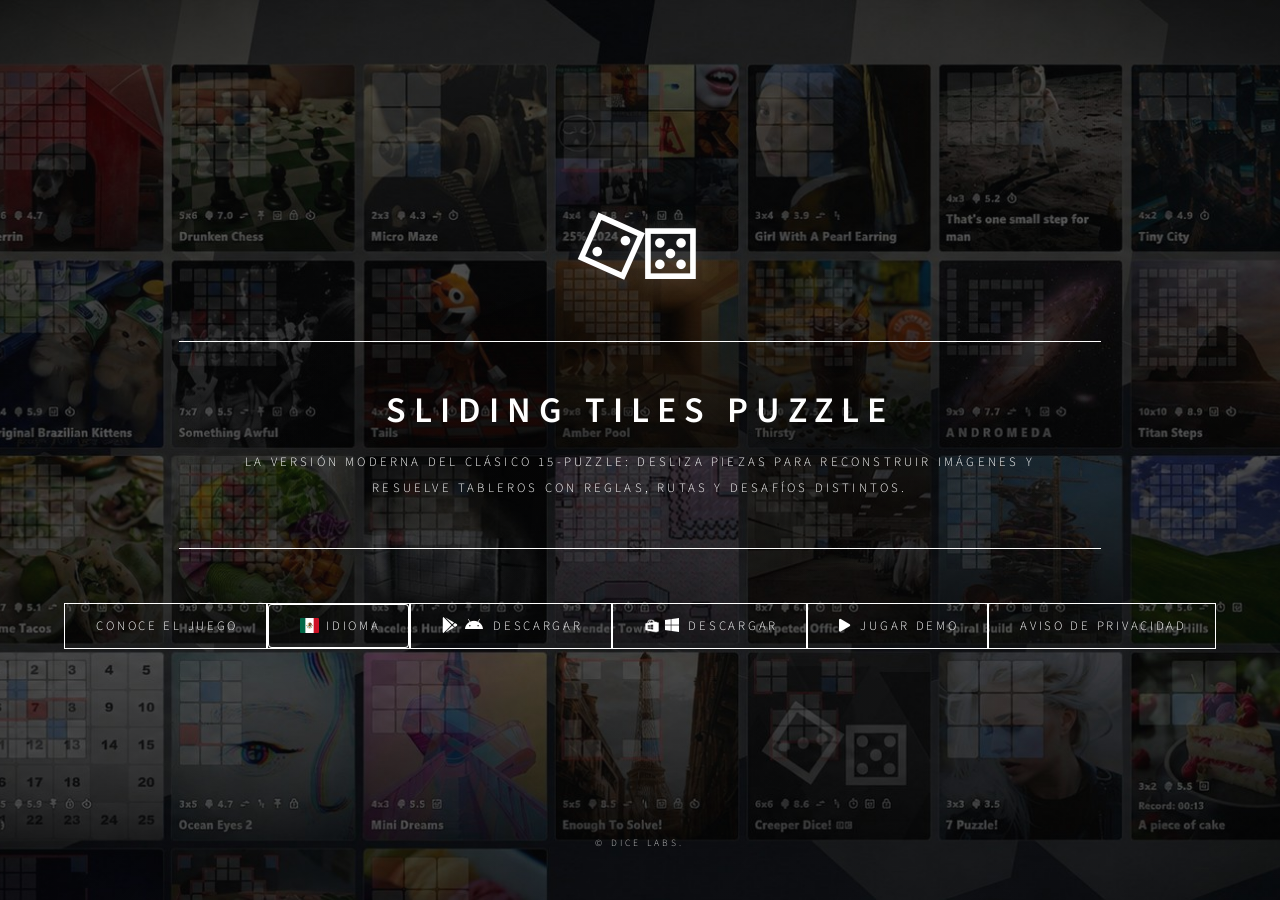
<file: apps/sliding-tiles/index.html>
<!DOCTYPE HTML>
<!-- App landing template built from Dimension and Hyperspace by HTML5 UP. -->
<html lang="es">
<head>
  <title>DICE LABS | Sliding Tiles Puzzle</title>
  <meta charset="utf-8" />
  <meta name="viewport" content="width=device-width, initial-scale=1, user-scalable=no" />
  <link rel="icon" type="image/png" href="images/favicon.png" />
  <link rel="stylesheet" href="assets/css/main.css" />
  <link rel="stylesheet" href="assets/css/dice-app-template.css?v=20261102" />
  <noscript><link rel="stylesheet" href="assets/css/noscript.css" /></noscript>
</head>
<body class="is-preload">
  <div id="wrapper">
    <header id="header">
      <div class="logo dice-logo" aria-label="DICE LABS">
        <span class="dice dice-left" aria-hidden="true"></span>
        <span class="dice dice-right" aria-hidden="true"></span>
      </div>
      <div class="content"><div class="inner">
        <h1 data-i18n="appName">Sliding Tiles Puzzle</h1>
          <p data-i18n="tagline">La versión moderna del clásico 15-puzzle: desliza piezas para reconstruir imágenes y resuelve tableros con reglas, rutas y desafíos distintos.</p>
      </div></div>
      <nav aria-label="Navegación de la aplicación">
        <ul>
          <li><a href="#information" data-i18n="moreInfo">Conoce el juego</a></li>
          <li class="language-control">
            <button type="button" class="language-toggle" aria-expanded="false" aria-controls="language-options"><img class="language-current-flag" src="images/flags/ES.webp" alt="" /><span data-i18n="language">Idioma</span></button>
            <div id="language-options" class="language-options" hidden>
              <button type="button" data-language="es"><img src="images/flags/ES.webp" alt="" />Español</button>
              <button type="button" data-language="en"><img src="images/flags/EN.webp" alt="" />English</button>
              <button type="button" data-language="fr"><img src="images/flags/FR.webp" alt="" />Français</button>
              <button type="button" data-language="de"><img src="images/flags/DE.webp" alt="" />Deutsch</button>
              <button type="button" data-language="ru"><img src="images/flags/RU.webp" alt="" />Русский</button>
            </div>
          </li>
          <li><a class="platform-link" href="https://play.google.com/store/apps/details?id=com.dicelabs.slidingtilespuzzle"><span class="platform-icons"><i class="icon brands fa-google-play" aria-hidden="true"></i><i class="icon brands fa-android" aria-hidden="true"></i></span><span data-i18n="download">Descargar</span></a></li>
          <li><a class="platform-link" href="https://apps.microsoft.com/detail/9NXN3QXWWX94?hl=neutral&amp;gl=MX&amp;ocid=pdpshare"><span class="platform-icons"><img class="microsoft-store-icon" src="images/microsoft-store.png?v=20261102" alt="" /><i class="icon brands fa-windows" aria-hidden="true"></i></span><span data-i18n="download">Descargar</span></a></li>
          <li><a class="demo-link" href="https://dice-labs.com/apps/sliding-tiles/demo/"><i class="icon solid fa-play" aria-hidden="true"></i><span data-i18n="demo">Jugar demo</span></a></li>
          <li><a href="https://dice-labs.com/apps/sliding-tiles/privacy/" data-i18n="privacy">Aviso de privacidad</a></li>
        </ul>
      </nav>
    </header>
    <div id="main">
      <article id="information" class="app-information">
        <div class="app-spotlights">
          <section>
            <img src="images/about-catalog.png" alt="Catálogo de niveles de Sliding Tiles Puzzle" />
            <div class="spotlight-copy">
              <h2 data-i18n="detailOneTitle">Un catálogo de retos</h2>
              <p data-i18n="detailOneText">Explora map packs temáticos. Cada card muestra dimensiones, modificadores y dificultad estimada.</p>
            </div>
          </section>
          <section>
            <img src="images/about-normal-play.png" alt="Nivel estándar de Sliding Tiles Puzzle" />
            <div class="spotlight-copy">
              <h2 data-i18n="detailTwoTitle">El clásico, ampliado</h2>
              <p data-i18n="detailTwoText">Desliza las piezas para reconstruir la imagen en tableros de distintos tamaños.</p>
            </div>
          </section>
          <section>
            <img src="images/about-mechanics-board.png" alt="Nivel con mecánicas especiales en Sliding Tiles Puzzle" />
            <div class="spotlight-copy">
              <h2 data-i18n="detailThreeTitle">Tableros con reglas propias</h2>
              <p data-i18n="detailThreeText">Túneles, celdas fijas, piezas recortadas, rotación y aristas bloqueadas cambian cada solución.</p>
            </div>
          </section>
          <section>
            <img src="images/about-mechanics-numbers.png" alt="Nivel con numeración de casillas en Sliding Tiles Puzzle" />
            <div class="spotlight-copy">
              <h2 data-i18n="detailFourTitle">Ayuda visual cuando la necesites</h2>
              <p data-i18n="detailFourText">Activa la numeración de casillas y consulta la guía resuelta debajo del tablero.</p>
            </div>
          </section>
          <section>
            <img src="images/about-generated.png" alt="Función de niveles generados de Sliding Tiles Puzzle" />
            <div class="spotlight-copy">
              <h2 data-i18n="detailFiveTitle">Niveles generados</h2>
              <p data-i18n="detailFiveText">Premium permite crear retos aleatorios con imágenes del juego y parámetros elegidos por ti.</p>
            </div>
          </section>
          <section>
            <img src="images/about-personalized.png" alt="Función de niveles personalizados de Sliding Tiles Puzzle" />
            <div class="spotlight-copy">
              <h2 data-i18n="detailSixTitle">Niveles personalizados</h2>
              <p data-i18n="detailSixText">Premium permite usar tus propias imágenes, definir el tablero y guardar tus creaciones.</p>
            </div>
          </section>
          <section class="contact-spotlight">
            <div class="spotlight-copy">
              <h2 data-i18n="contact">Contacto</h2>
              <p><strong data-i18n="mainEmail">Correo principal</strong><br /><a href="mailto:dicelabs@outlook.com">dicelabs@outlook.com</a></p>
              <p><strong data-i18n="technicalEmail">Correo técnico</strong><br /><a href="mailto:dicelabs.dice@gmail.com">dicelabs.dice@gmail.com</a></p>
              <p><strong><i class="fab fa-tiktok social-contact-icon" aria-hidden="true"></i>Tik tok:</strong><br /><a data-social-profile="tiktok" href="https://www.tiktok.com/@dice.labs" target="_blank" rel="noopener noreferrer">@dice.labs</a></p>
              <p><strong><i class="fab fa-instagram social-contact-icon" aria-hidden="true"></i>Instagram:</strong><br /><a data-social-profile="instagram" href="https://www.instagram.com/dice_labs/" target="_blank" rel="noopener noreferrer">@dice_labs</a></p>
              <p><strong><i class="fab fa-youtube social-contact-icon" aria-hidden="true"></i>YouTube:</strong><br /><a data-social-profile="youtube" href="https://www.youtube.com/@Dice-Labs-Studio" target="_blank" rel="noopener noreferrer">@Dice-Labs-Studio</a></p>
              <p><strong><i class="fab fa-facebook-f social-contact-icon" aria-hidden="true"></i>Facebook:</strong><br /><a data-social-profile="facebook-f" href="https://www.facebook.com/profile.php?id=61594494051975" target="_blank" rel="noopener noreferrer">DICE LABS</a></p>
            </div>
          </section>
        </div>
      </article>
    </div>
    <footer id="footer"><p class="copyright">&copy; DICE LABS.</p></footer>
  </div>
  <div id="bg"></div>
  <script src="assets/js/jquery.min.js"></script>
  <script src="assets/js/browser.min.js"></script>
  <script src="assets/js/breakpoints.min.js"></script>
  <script src="assets/js/util.js"></script>
  <script src="assets/js/main.js"></script>
  <script src="assets/js/dice-app-template.js?v=20261102"></script>
</body>
</html>
</file>
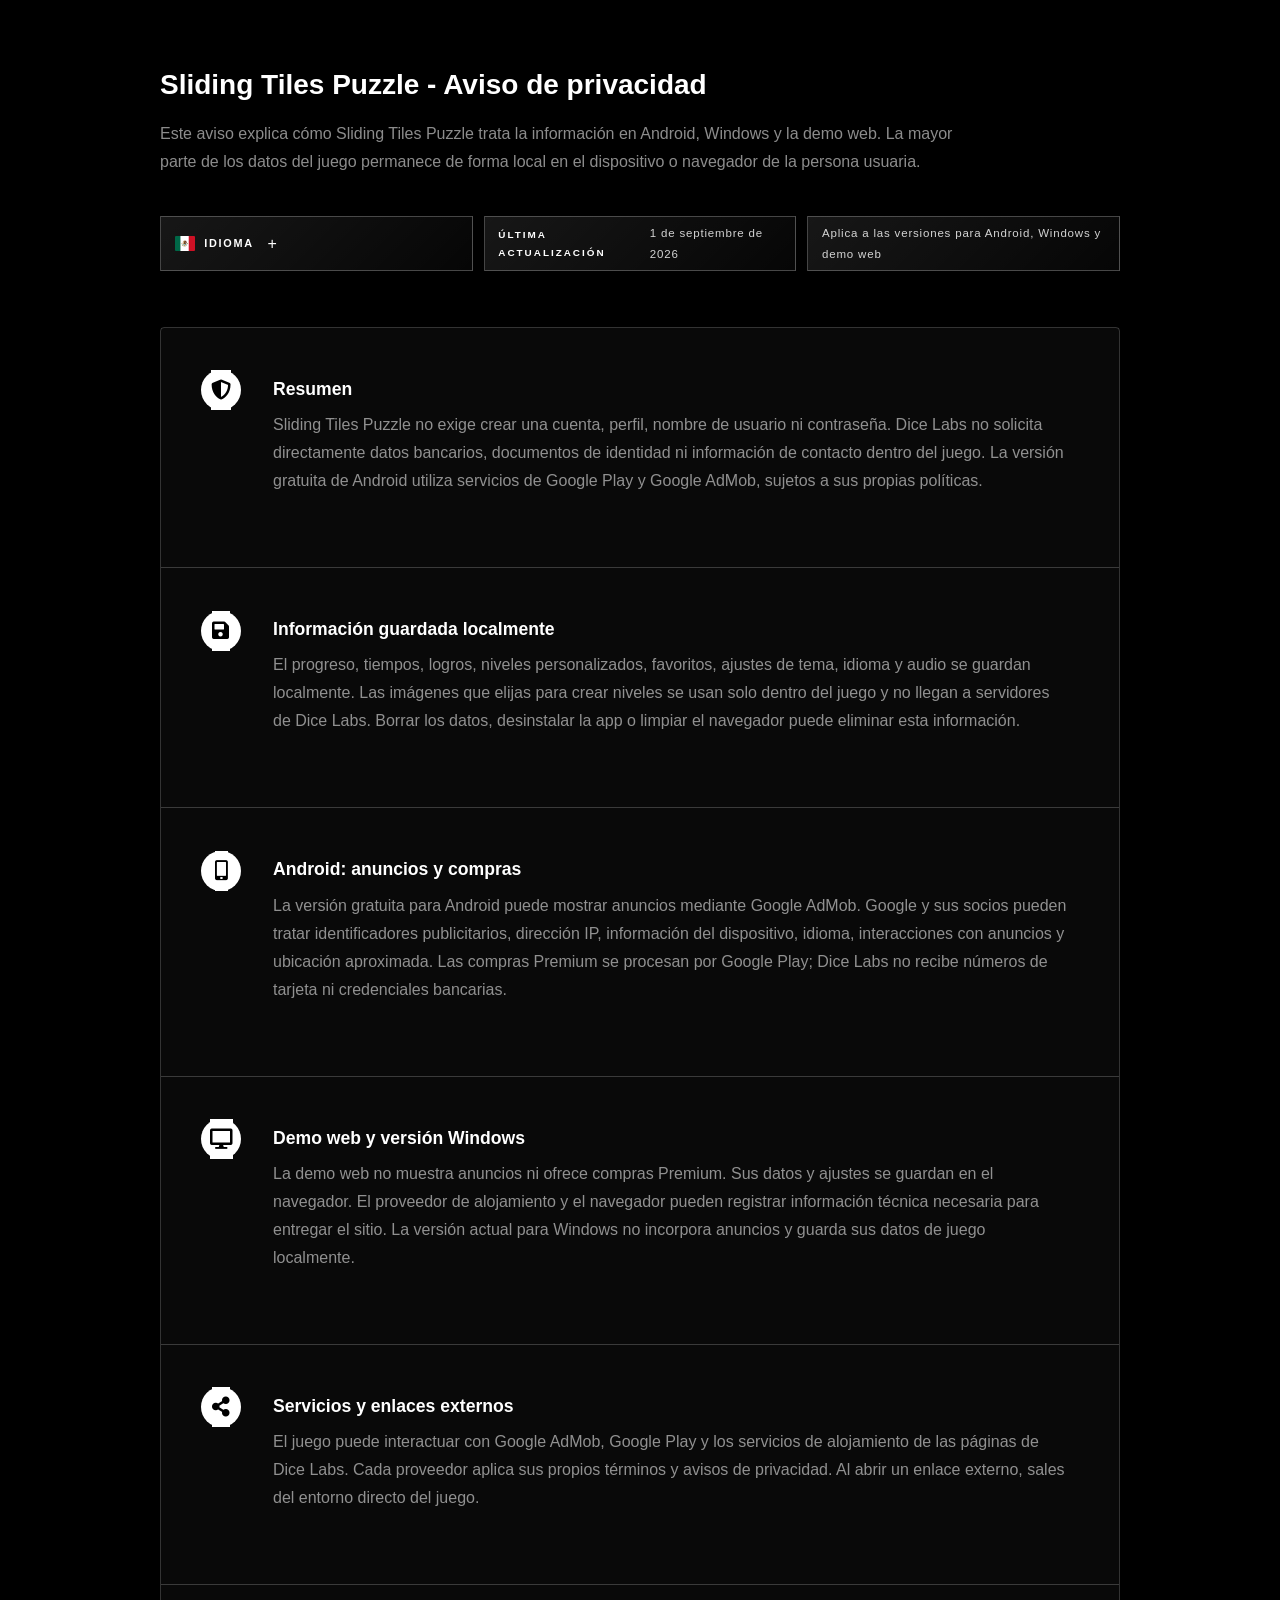
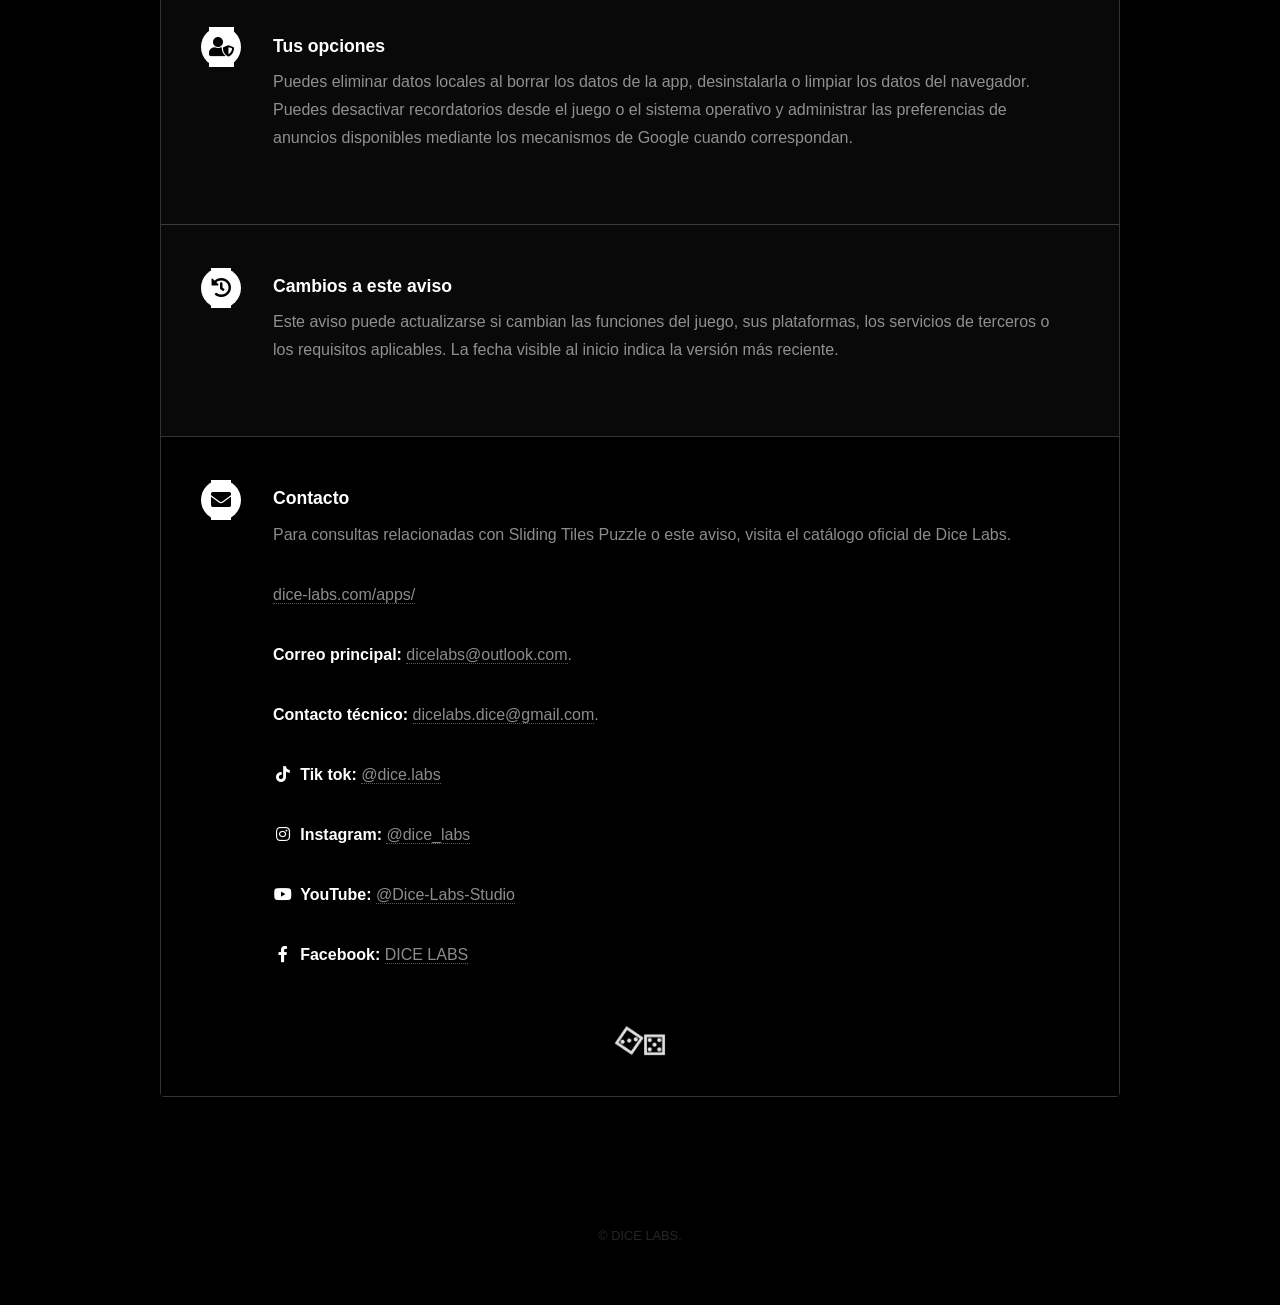
<file: apps/sliding-tiles/privacy/index.html>
<!DOCTYPE HTML>
<!-- Sliding Tiles Puzzle privacy notice, using the reusable DICE LABS template. -->
<html lang="es">
<head>
  <title>Sliding Tiles Puzzle | Aviso de privacidad</title>
  <meta charset="utf-8" />
  <meta name="viewport" content="width=device-width, initial-scale=1, user-scalable=no" />
  <meta name="description" content="Aviso de privacidad de Sliding Tiles Puzzle, desarrollado por Dice Labs." />
  <link rel="icon" type="image/png" href="logo.png" />
  <link rel="stylesheet" href="assets/css/main.css" />
  <link rel="stylesheet" href="assets/css/dice-app-privacy.css?v=20261102" />
  <noscript><link rel="stylesheet" href="assets/css/noscript.css" /></noscript>
</head>
<body class="is-preload">
  <div id="wrapper">
    <section id="privacy" class="wrapper style3 fade-up">
      <div class="inner">
        <h2 data-i18n="title">Sliding Tiles Puzzle - Aviso de privacidad</h2>
        <p class="section-intro" data-i18n="intro">Este aviso explica cómo Sliding Tiles Puzzle trata la información en Android, Windows y la demo web. La mayor parte de los datos del juego permanece de forma local en el dispositivo o navegador de la persona usuaria.</p>
        <div class="policy-toolbar" aria-label="Privacy notice details">
          <details class="language-control">
            <summary><img class="language-current-flag" src="images/flags/ES.webp" alt="" aria-hidden="true" /><span data-i18n="language">Idioma</span></summary>
            <div class="language-options">
              <button type="button" data-language="es"><img src="images/flags/ES.webp" alt="" />Español</button>
              <button type="button" data-language="en"><img src="images/flags/EN.webp" alt="" />English</button>
              <button type="button" data-language="fr"><img src="images/flags/FR.webp" alt="" />Français</button>
              <button type="button" data-language="de"><img src="images/flags/DE.webp" alt="" />Deutsch</button>
              <button type="button" data-language="ru"><img src="images/flags/RU.webp" alt="" />Русский</button>
            </div>
          </details>
          <span class="policy-detail updated-detail"><strong data-i18n="updated">Última actualización</strong><span data-i18n="updatedValue">1 de septiembre de 2026</span></span>
          <span class="policy-detail"><span data-i18n="scopeValue">Aplica a las versiones para Android, Windows y demo web</span></span>
        </div>
        <div class="features privacy-features">
          <section><span class="icon solid major fa-shield-alt"></span><h3 data-i18n="summaryTitle">Resumen</h3><p data-i18n="summaryText">Sliding Tiles Puzzle no exige crear una cuenta, perfil, nombre de usuario ni contraseña. Dice Labs no solicita directamente datos bancarios, documentos de identidad ni información de contacto dentro del juego. La versión gratuita de Android utiliza servicios de Google Play y Google AdMob, sujetos a sus propias políticas.</p></section>
          <section><span class="icon solid major fa-save"></span><h3 data-i18n="localTitle">Información guardada localmente</h3><p data-i18n="localText">El progreso, tiempos, logros, niveles personalizados, favoritos, ajustes de tema, idioma y audio se guardan localmente. Las imágenes que elijas para crear niveles se usan solo dentro del juego y no llegan a servidores de Dice Labs. Borrar los datos, desinstalar la app o limpiar el navegador puede eliminar esta información.</p></section>
          <section><span class="icon solid major fa-mobile-alt"></span><h3 data-i18n="androidTitle">Android: anuncios y compras</h3><p data-i18n="androidText">La versión gratuita para Android puede mostrar anuncios mediante Google AdMob. Google y sus socios pueden tratar identificadores publicitarios, dirección IP, información del dispositivo, idioma, interacciones con anuncios y ubicación aproximada. Las compras Premium se procesan por Google Play; Dice Labs no recibe números de tarjeta ni credenciales bancarias.</p></section>
          <section><span class="icon solid major fa-desktop"></span><h3 data-i18n="platformsTitle">Demo web y versión Windows</h3><p data-i18n="platformsText">La demo web no muestra anuncios ni ofrece compras Premium. Sus datos y ajustes se guardan en el navegador. El proveedor de alojamiento y el navegador pueden registrar información técnica necesaria para entregar el sitio. La versión actual para Windows no incorpora anuncios y guarda sus datos de juego localmente.</p></section>
          <section><span class="icon solid major fa-share-alt"></span><h3 data-i18n="thirdPartiesTitle">Servicios y enlaces externos</h3><p data-i18n="thirdPartiesText">El juego puede interactuar con Google AdMob, Google Play y los servicios de alojamiento de las páginas de Dice Labs. Cada proveedor aplica sus propios términos y avisos de privacidad. Al abrir un enlace externo, sales del entorno directo del juego.</p></section>
          <section><span class="icon solid major fa-user-shield"></span><h3 data-i18n="choicesTitle">Tus opciones</h3><p data-i18n="choicesText">Puedes eliminar datos locales al borrar los datos de la app, desinstalarla o limpiar los datos del navegador. Puedes desactivar recordatorios desde el juego o el sistema operativo y administrar las preferencias de anuncios disponibles mediante los mecanismos de Google cuando correspondan.</p></section>
          <section><span class="icon solid major fa-history"></span><h3 data-i18n="changesTitle">Cambios a este aviso</h3><p data-i18n="changesText">Este aviso puede actualizarse si cambian las funciones del juego, sus plataformas, los servicios de terceros o los requisitos aplicables. La fecha visible al inicio indica la versión más reciente.</p></section>
          <section class="privacy-contact"><span class="icon solid major fa-envelope"></span><h3 data-i18n="contactTitle">Contacto</h3><p data-i18n="contactText">Para consultas relacionadas con Sliding Tiles Puzzle o este aviso, visita el catálogo oficial de Dice Labs.</p><p><a href="https://dice-labs.com/apps/" data-i18n="contactLink">dice-labs.com/apps/</a></p><p><strong data-i18n="mainContactLabel">Correo principal:</strong> <a href="mailto:dicelabs@outlook.com">dicelabs@outlook.com</a>.</p><p><strong data-i18n="technicalText">Contacto técnico:</strong> <a href="mailto:dicelabs.dice@gmail.com">dicelabs.dice@gmail.com</a>.</p>
            <p><strong><i class="fab fa-tiktok social-contact-icon" aria-hidden="true"></i>Tik tok:</strong> <a data-social-profile="tiktok" href="https://www.tiktok.com/@dice.labs" target="_blank" rel="noopener noreferrer">@dice.labs</a></p>
            <p><strong><i class="fab fa-instagram social-contact-icon" aria-hidden="true"></i>Instagram:</strong> <a data-social-profile="instagram" href="https://www.instagram.com/dice_labs/" target="_blank" rel="noopener noreferrer">@dice_labs</a></p>
            <p><strong><i class="fab fa-youtube social-contact-icon" aria-hidden="true"></i>YouTube:</strong> <a data-social-profile="youtube" href="https://www.youtube.com/@Dice-Labs-Studio" target="_blank" rel="noopener noreferrer">@Dice-Labs-Studio</a></p>
            <p><strong><i class="fab fa-facebook-f social-contact-icon" aria-hidden="true"></i>Facebook:</strong> <a data-social-profile="facebook-f" href="https://www.facebook.com/profile.php?id=61594494051975" target="_blank" rel="noopener noreferrer">DICE LABS</a></p>
            <div class="dice-signature-wrap"><img class="dice-signature" src="images/dice-labs-logo-white.png" alt="DICE LABS" /></div></section>
        </div>
      </div>
    </section>
  </div>
  <footer id="footer" class="wrapper style1-alt"><div class="inner"><ul class="menu"><li>&copy; DICE LABS.</li></ul></div></footer>
  <script src="assets/js/jquery.min.js"></script>
  <script src="assets/js/jquery.scrollex.min.js"></script>
  <script src="assets/js/jquery.scrolly.min.js"></script>
  <script src="assets/js/browser.min.js"></script>
  <script src="assets/js/breakpoints.min.js"></script>
  <script src="assets/js/util.js"></script>
  <script src="assets/js/main.js"></script>
  <script src="assets/js/dice-app-privacy.js?v=12"></script>
</body>
</html>
</file>
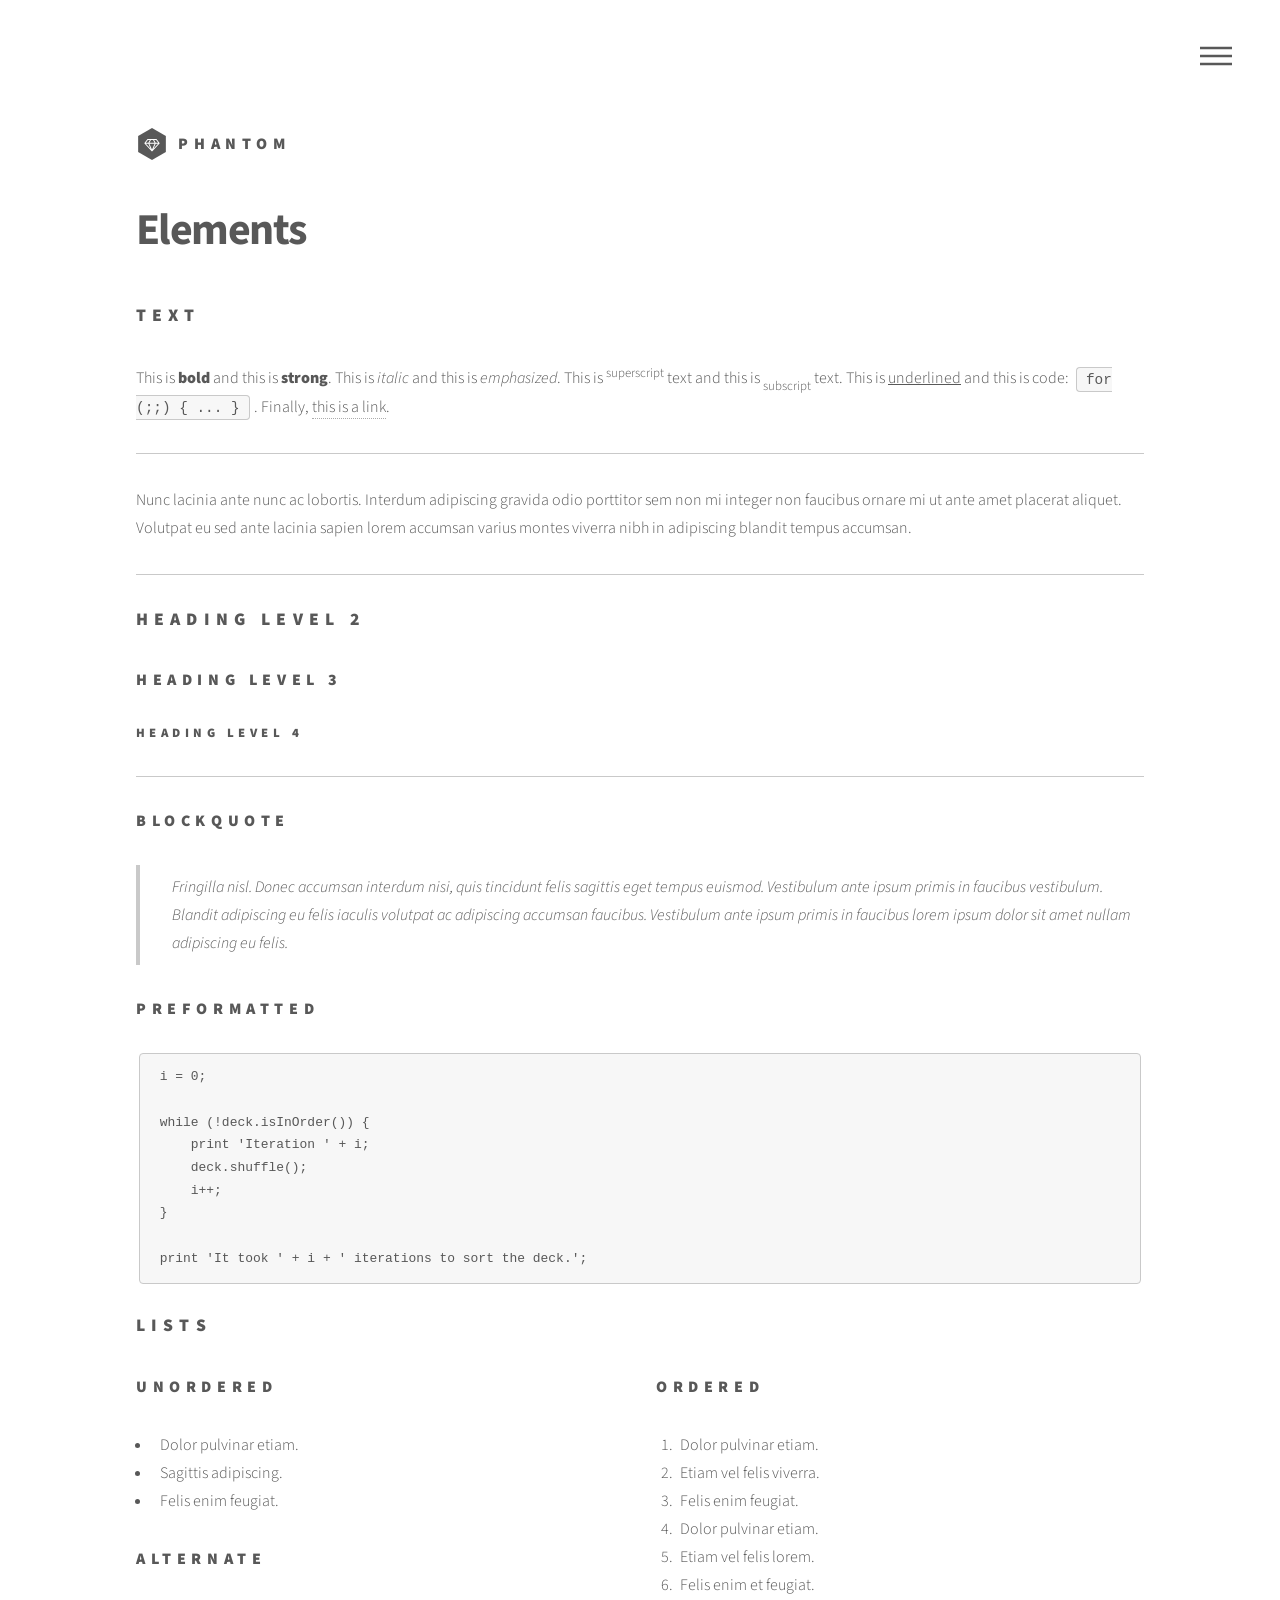
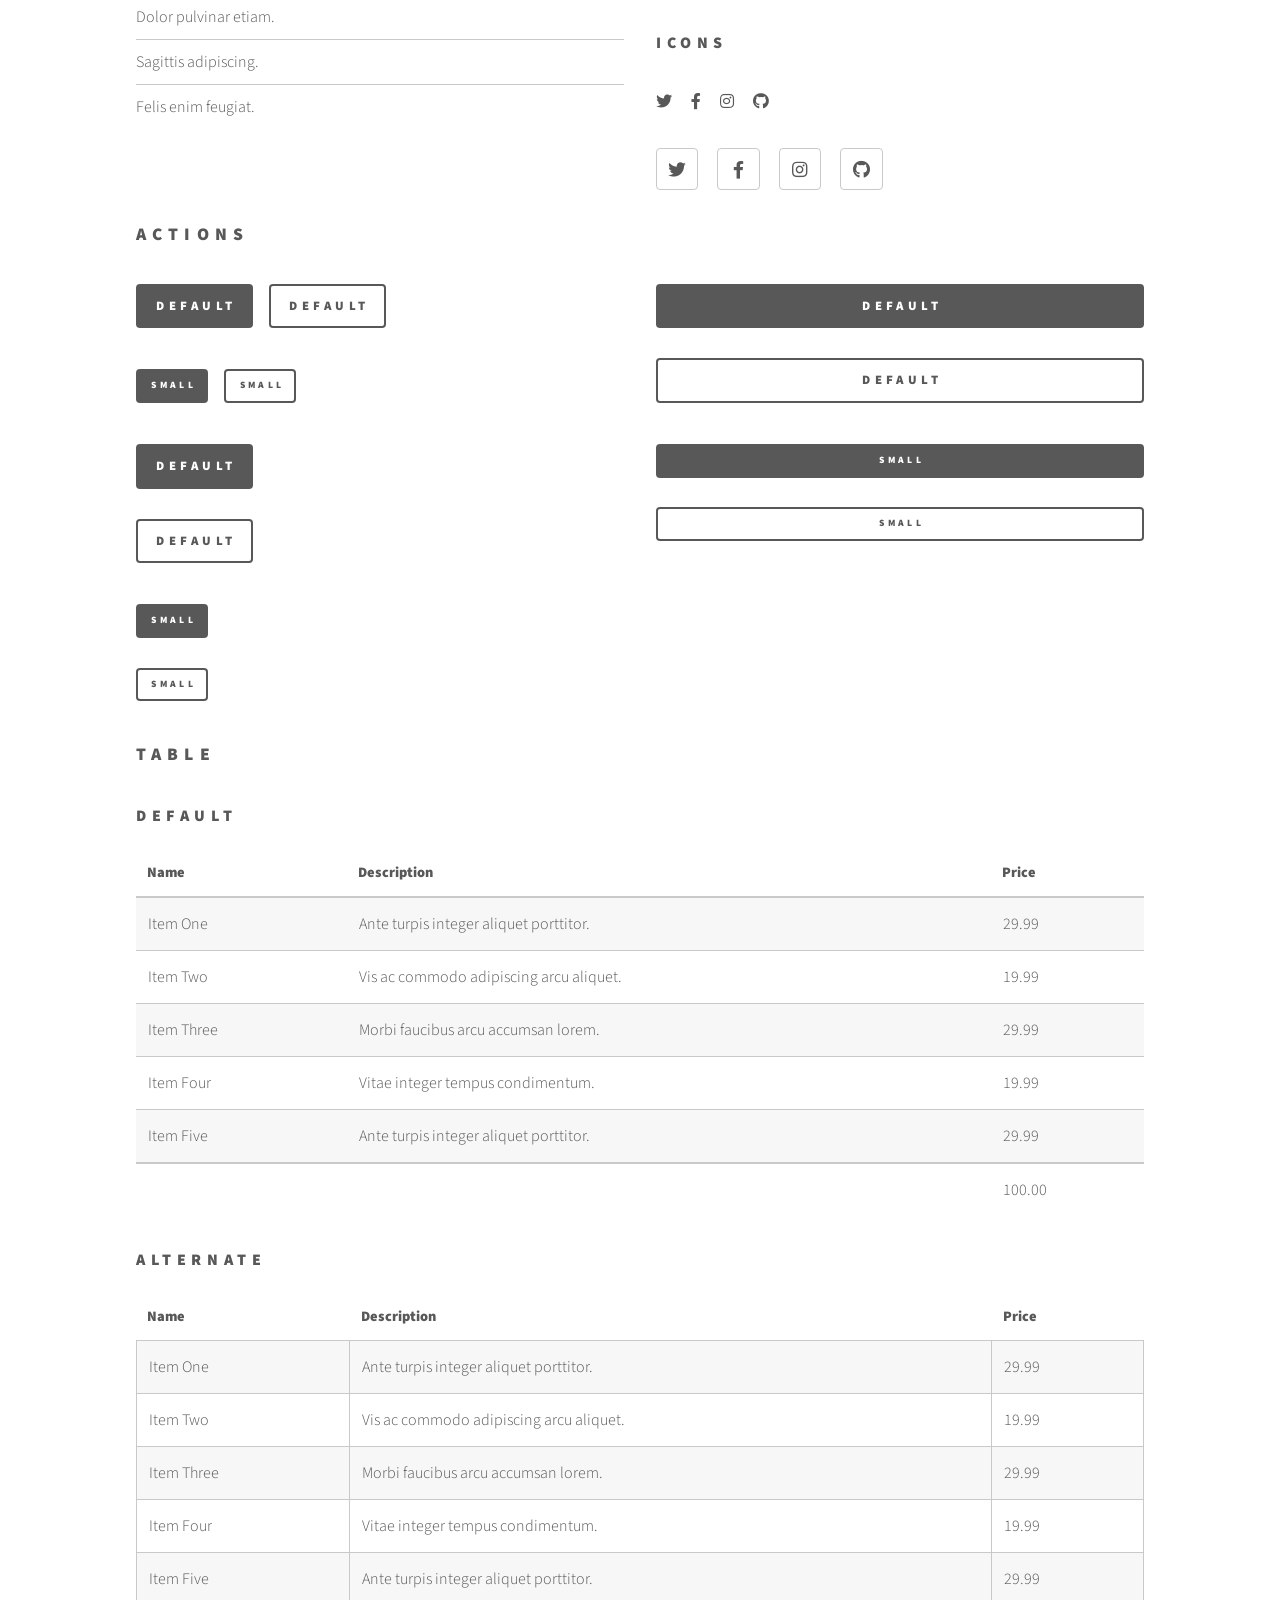
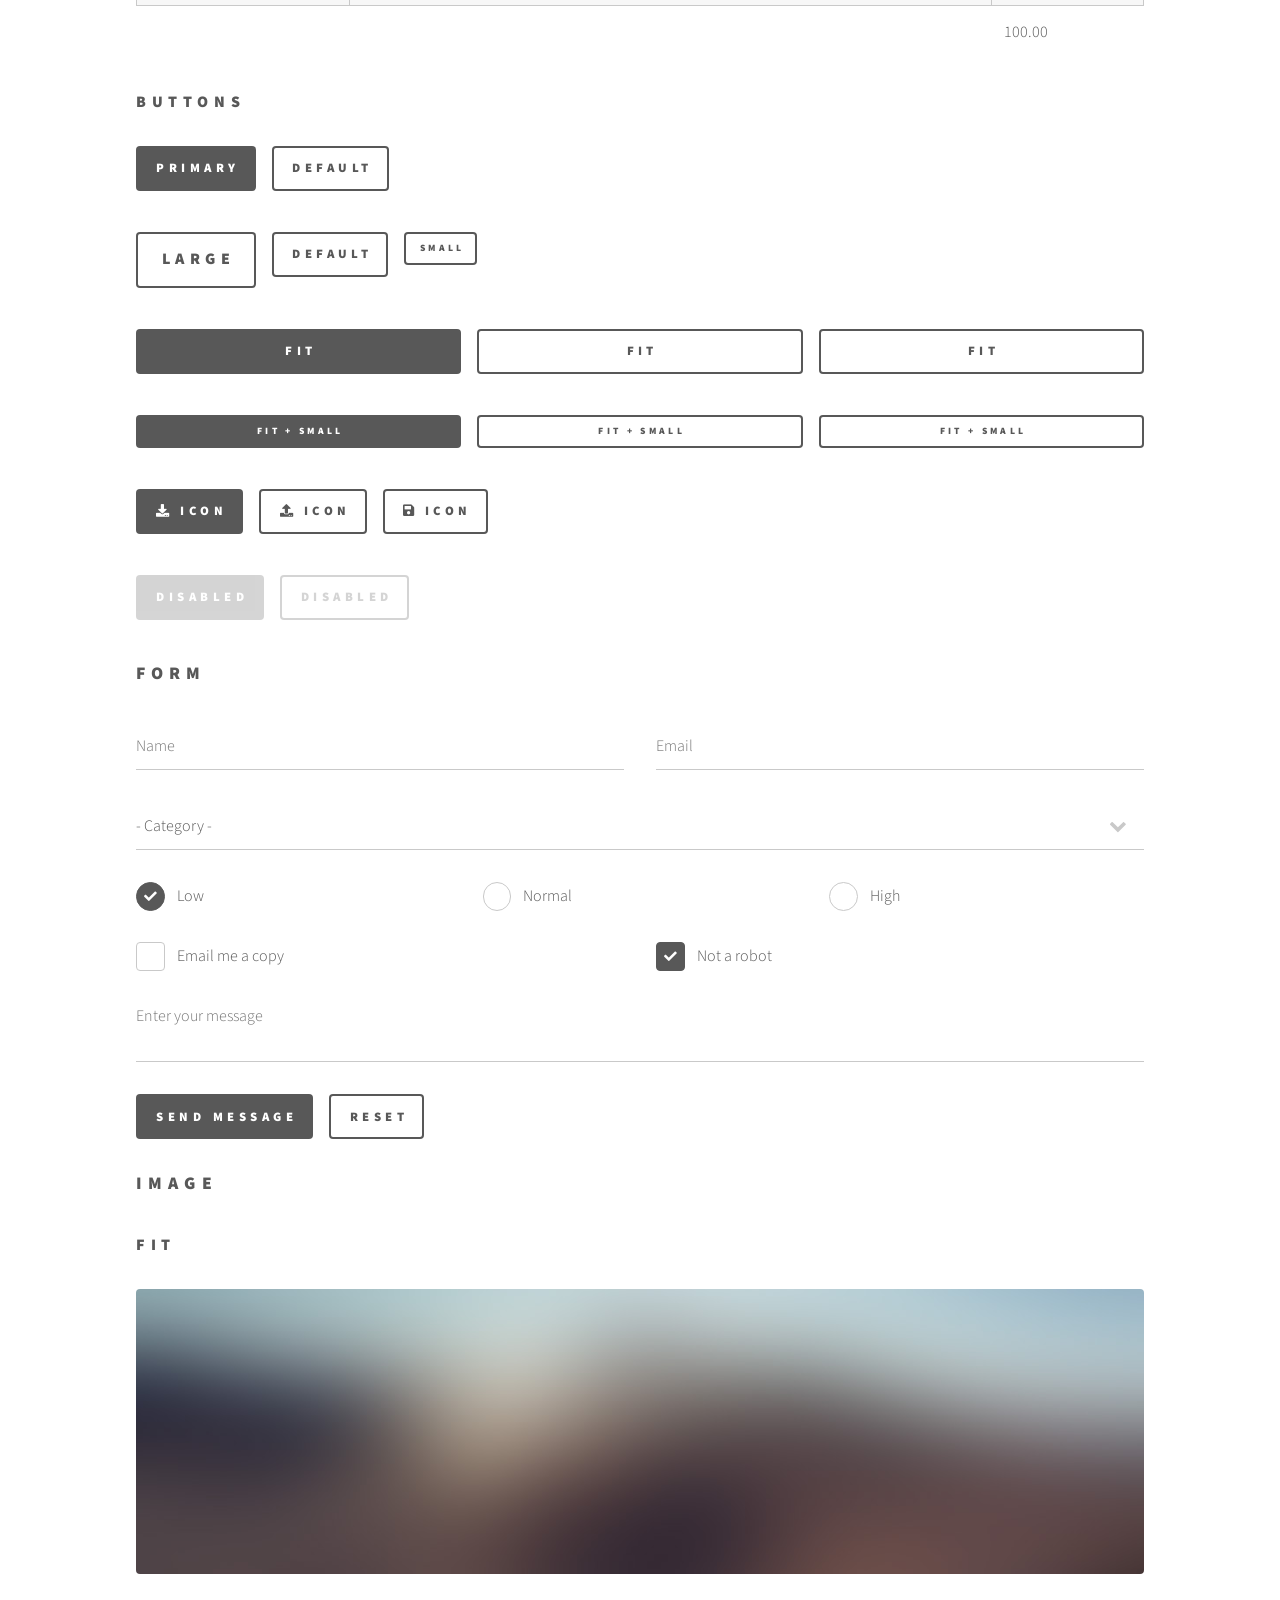
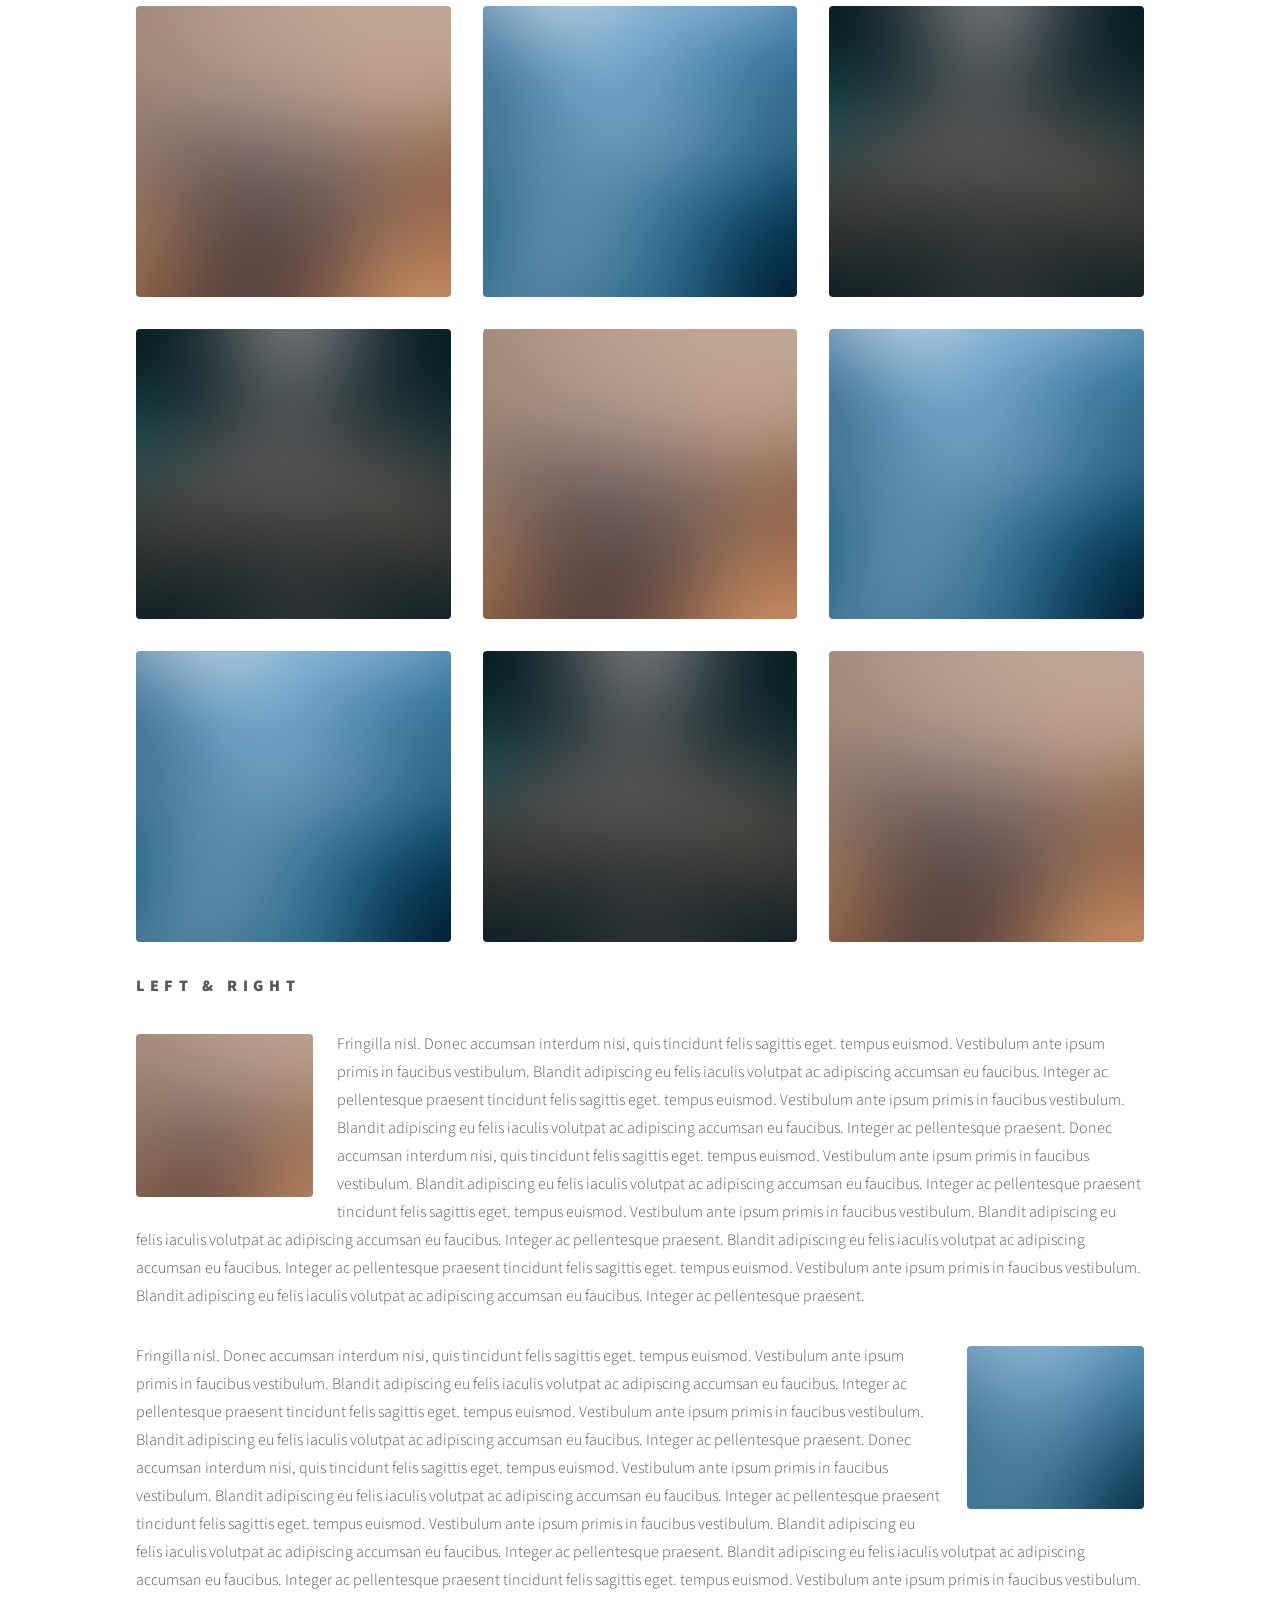
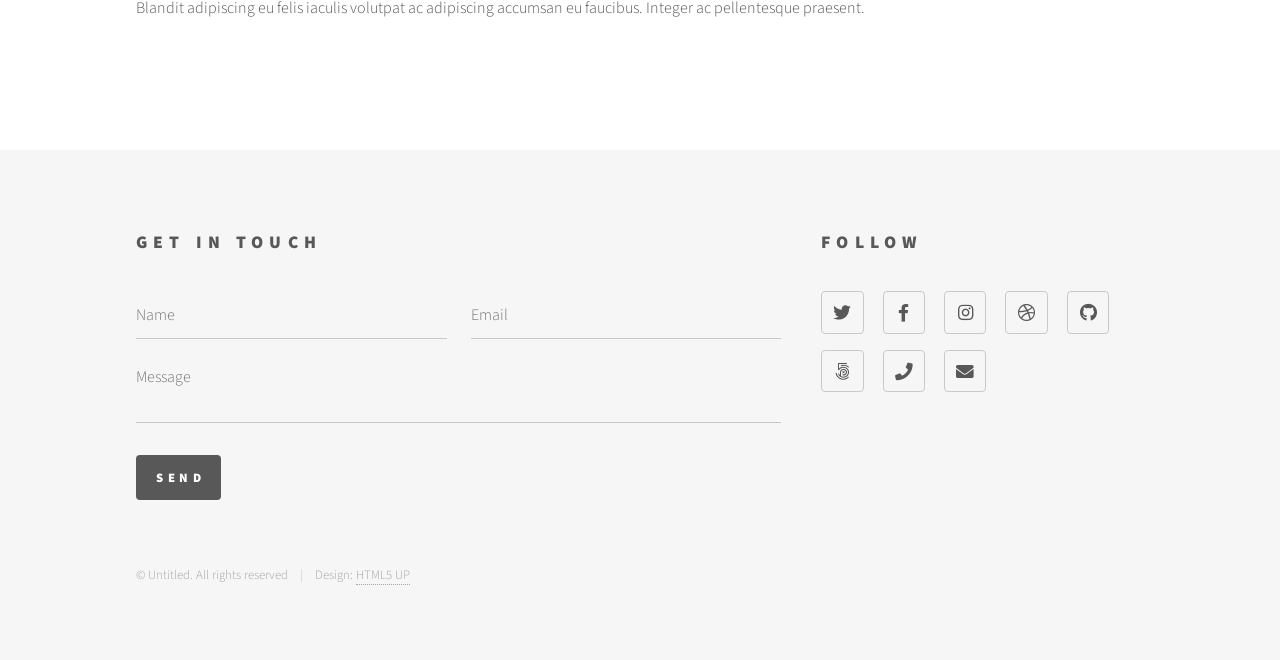
<file: apps/elements.html>
<!DOCTYPE HTML>
<!--
	Phantom by HTML5 UP
	html5up.net | @ajlkn
	Free for personal and commercial use under the CCA 3.0 license (html5up.net/license)
-->
<html>
	<head>
		<title>Elements - Phantom by HTML5 UP</title>
		<meta charset="utf-8" />
		<meta name="viewport" content="width=device-width, initial-scale=1, user-scalable=no" />
		<link rel="stylesheet" href="assets/css/main.css" />
		<noscript><link rel="stylesheet" href="assets/css/noscript.css" /></noscript>
	</head>
	<body class="is-preload">
		<!-- Wrapper -->
			<div id="wrapper">

				<!-- Header -->
					<header id="header">
						<div class="inner">

							<!-- Logo -->
								<a href="index.html" class="logo">
									<span class="symbol"><img src="images/logo.svg" alt="" /></span><span class="title">Phantom</span>
								</a>

							<!-- Nav -->
								<nav>
									<ul>
										<li><a href="#menu">Menu</a></li>
									</ul>
								</nav>

						</div>
					</header>

				<!-- Menu -->
					<nav id="menu">
						<h2>Menu</h2>
						<ul>
							<li><a href="index.html">Home</a></li>
							<li><a href="generic.html">Ipsum veroeros</a></li>
							<li><a href="generic.html">Tempus etiam</a></li>
							<li><a href="generic.html">Consequat dolor</a></li>
							<li><a href="elements.html">Elements</a></li>
						</ul>
					</nav>

				<!-- Main -->
					<div id="main">
						<div class="inner">
							<h1>Elements</h1>

							<!-- Text -->
								<section>
									<h2>Text</h2>
									<p>This is <b>bold</b> and this is <strong>strong</strong>. This is <i>italic</i> and this is <em>emphasized</em>.
									This is <sup>superscript</sup> text and this is <sub>subscript</sub> text.
									This is <u>underlined</u> and this is code: <code>for (;;) { ... }</code>. Finally, <a href="#">this is a link</a>.</p>
									<hr />
									<p>Nunc lacinia ante nunc ac lobortis. Interdum adipiscing gravida odio porttitor sem non mi integer non faucibus ornare mi ut ante amet placerat aliquet. Volutpat eu sed ante lacinia sapien lorem accumsan varius montes viverra nibh in adipiscing blandit tempus accumsan.</p>
									<hr />
									<h2>Heading Level 2</h2>
									<h3>Heading Level 3</h3>
									<h4>Heading Level 4</h4>
									<hr />
									<h3>Blockquote</h3>
									<blockquote>Fringilla nisl. Donec accumsan interdum nisi, quis tincidunt felis sagittis eget tempus euismod. Vestibulum ante ipsum primis in faucibus vestibulum. Blandit adipiscing eu felis iaculis volutpat ac adipiscing accumsan faucibus. Vestibulum ante ipsum primis in faucibus lorem ipsum dolor sit amet nullam adipiscing eu felis.</blockquote>
									<h3>Preformatted</h3>
									<pre><code>i = 0;

while (!deck.isInOrder()) {
    print 'Iteration ' + i;
    deck.shuffle();
    i++;
}

print 'It took ' + i + ' iterations to sort the deck.';</code></pre>
								</section>

							<!-- Lists -->
								<section>
									<h2>Lists</h2>
									<div class="row">
										<div class="col-6 col-12-medium">
											<h3>Unordered</h3>
											<ul>
												<li>Dolor pulvinar etiam.</li>
												<li>Sagittis adipiscing.</li>
												<li>Felis enim feugiat.</li>
											</ul>
											<h3>Alternate</h3>
											<ul class="alt">
												<li>Dolor pulvinar etiam.</li>
												<li>Sagittis adipiscing.</li>
												<li>Felis enim feugiat.</li>
											</ul>
										</div>
										<div class="col-6 col-12-medium">
											<h3>Ordered</h3>
											<ol>
												<li>Dolor pulvinar etiam.</li>
												<li>Etiam vel felis viverra.</li>
												<li>Felis enim feugiat.</li>
												<li>Dolor pulvinar etiam.</li>
												<li>Etiam vel felis lorem.</li>
												<li>Felis enim et feugiat.</li>
											</ol>
											<h3>Icons</h3>
											<ul class="icons">
												<li><a href="#" class="icon brands style1 fa-twitter"><span class="label">Twitter</span></a></li>
												<li><a href="#" class="icon brands style1 fa-facebook-f"><span class="label">Facebook</span></a></li>
												<li><a href="#" class="icon brands style1 fa-instagram"><span class="label">Instagram</span></a></li>
												<li><a href="#" class="icon brands style1 fa-github"><span class="label">Github</span></a></li>
											</ul>
											<ul class="icons">
												<li><a href="#" class="icon brands style2 fa-twitter"><span class="label">Twitter</span></a></li>
												<li><a href="#" class="icon brands style2 fa-facebook-f"><span class="label">Facebook</span></a></li>
												<li><a href="#" class="icon brands style2 fa-instagram"><span class="label">Instagram</span></a></li>
												<li><a href="#" class="icon brands style2 fa-github"><span class="label">Github</span></a></li>
											</ul>
										</div>
									</div>
									<h2>Actions</h2>
									<div class="row">
										<div class="col-6 col-12-medium">
											<ul class="actions">
												<li><a href="#" class="button primary">Default</a></li>
												<li><a href="#" class="button">Default</a></li>
											</ul>
											<ul class="actions small">
												<li><a href="#" class="button primary small">Small</a></li>
												<li><a href="#" class="button small">Small</a></li>
											</ul>
											<ul class="actions stacked">
												<li><a href="#" class="button primary">Default</a></li>
												<li><a href="#" class="button">Default</a></li>
											</ul>
											<ul class="actions stacked">
												<li><a href="#" class="button primary small">Small</a></li>
												<li><a href="#" class="button small">Small</a></li>
											</ul>
										</div>
										<div class="col-6 col-12-medium">
											<ul class="actions stacked">
												<li><a href="#" class="button primary fit">Default</a></li>
												<li><a href="#" class="button fit">Default</a></li>
											</ul>
											<ul class="actions stacked">
												<li><a href="#" class="button primary small fit">Small</a></li>
												<li><a href="#" class="button small fit">Small</a></li>
											</ul>
										</div>
									</div>
								</section>

							<!-- Table -->
								<section>
									<h2>Table</h2>
									<h3>Default</h3>
									<div class="table-wrapper">
										<table>
											<thead>
												<tr>
													<th>Name</th>
													<th>Description</th>
													<th>Price</th>
												</tr>
											</thead>
											<tbody>
												<tr>
													<td>Item One</td>
													<td>Ante turpis integer aliquet porttitor.</td>
													<td>29.99</td>
												</tr>
												<tr>
													<td>Item Two</td>
													<td>Vis ac commodo adipiscing arcu aliquet.</td>
													<td>19.99</td>
												</tr>
												<tr>
													<td>Item Three</td>
													<td> Morbi faucibus arcu accumsan lorem.</td>
													<td>29.99</td>
												</tr>
												<tr>
													<td>Item Four</td>
													<td>Vitae integer tempus condimentum.</td>
													<td>19.99</td>
												</tr>
												<tr>
													<td>Item Five</td>
													<td>Ante turpis integer aliquet porttitor.</td>
													<td>29.99</td>
												</tr>
											</tbody>
											<tfoot>
												<tr>
													<td colspan="2"></td>
													<td>100.00</td>
												</tr>
											</tfoot>
										</table>
									</div>

									<h3>Alternate</h3>
									<div class="table-wrapper">
										<table class="alt">
											<thead>
												<tr>
													<th>Name</th>
													<th>Description</th>
													<th>Price</th>
												</tr>
											</thead>
											<tbody>
												<tr>
													<td>Item One</td>
													<td>Ante turpis integer aliquet porttitor.</td>
													<td>29.99</td>
												</tr>
												<tr>
													<td>Item Two</td>
													<td>Vis ac commodo adipiscing arcu aliquet.</td>
													<td>19.99</td>
												</tr>
												<tr>
													<td>Item Three</td>
													<td> Morbi faucibus arcu accumsan lorem.</td>
													<td>29.99</td>
												</tr>
												<tr>
													<td>Item Four</td>
													<td>Vitae integer tempus condimentum.</td>
													<td>19.99</td>
												</tr>
												<tr>
													<td>Item Five</td>
													<td>Ante turpis integer aliquet porttitor.</td>
													<td>29.99</td>
												</tr>
											</tbody>
											<tfoot>
												<tr>
													<td colspan="2"></td>
													<td>100.00</td>
												</tr>
											</tfoot>
										</table>
									</div>
								</section>

							<!-- Buttons -->
								<section>
									<h3>Buttons</h3>
									<ul class="actions">
										<li><a href="#" class="button primary">Primary</a></li>
										<li><a href="#" class="button">Default</a></li>
									</ul>
									<ul class="actions">
										<li><a href="#" class="button large">Large</a></li>
										<li><a href="#" class="button">Default</a></li>
										<li><a href="#" class="button small">Small</a></li>
									</ul>
									<ul class="actions fit">
										<li><a href="#" class="button primary fit">Fit</a></li>
										<li><a href="#" class="button fit">Fit</a></li>
										<li><a href="#" class="button fit">Fit</a></li>
									</ul>
									<ul class="actions fit small">
										<li><a href="#" class="button primary fit small">Fit + Small</a></li>
										<li><a href="#" class="button fit small">Fit + Small</a></li>
										<li><a href="#" class="button fit small">Fit + Small</a></li>
									</ul>
									<ul class="actions">
										<li><a href="#" class="button primary icon solid fa-download">Icon</a></li>
										<li><a href="#" class="button icon solid fa-upload">Icon</a></li>
										<li><a href="#" class="button icon solid fa-save">Icon</a></li>
									</ul>
									<ul class="actions">
										<li><span class="button primary disabled">Disabled</span></li>
										<li><span class="button disabled">Disabled</span></li>
									</ul>
								</section>

							<!-- Form -->
								<section>
									<h2>Form</h2>
									<form method="post" action="#">
										<div class="row gtr-uniform">
											<div class="col-6 col-12-xsmall">
												<input type="text" name="demo-name" id="demo-name" value="" placeholder="Name" />
											</div>
											<div class="col-6 col-12-xsmall">
												<input type="email" name="demo-email" id="demo-email" value="" placeholder="Email" />
											</div>
											<div class="col-12">
												<select name="demo-category" id="demo-category">
													<option value="">- Category -</option>
													<option value="1">Manufacturing</option>
													<option value="1">Shipping</option>
													<option value="1">Administration</option>
													<option value="1">Human Resources</option>
												</select>
											</div>
											<div class="col-4 col-12-small">
												<input type="radio" id="demo-priority-low" name="demo-priority" checked>
												<label for="demo-priority-low">Low</label>
											</div>
											<div class="col-4 col-12-small">
												<input type="radio" id="demo-priority-normal" name="demo-priority">
												<label for="demo-priority-normal">Normal</label>
											</div>
											<div class="col-4 col-12-small">
												<input type="radio" id="demo-priority-high" name="demo-priority">
												<label for="demo-priority-high">High</label>
											</div>
											<div class="col-6 col-12-small">
												<input type="checkbox" id="demo-copy" name="demo-copy">
												<label for="demo-copy">Email me a copy</label>
											</div>
											<div class="col-6 col-12-small">
												<input type="checkbox" id="demo-human" name="demo-human" checked>
												<label for="demo-human">Not a robot</label>
											</div>
											<div class="col-12">
												<textarea name="demo-message" id="demo-message" placeholder="Enter your message" rows="6"></textarea>
											</div>
											<div class="col-12">
												<ul class="actions">
													<li><input type="submit" value="Send Message" class="primary" /></li>
													<li><input type="reset" value="Reset" /></li>
												</ul>
											</div>
										</div>
									</form>
								</section>

							<!-- Image -->
								<section>
									<h2>Image</h2>
									<h3>Fit</h3>
									<div class="box alt">
										<div class="row gtr-uniform">
											<div class="col-12"><span class="image fit"><img src="images/pic13.jpg" alt="" /></span></div>
											<div class="col-4"><span class="image fit"><img src="images/pic01.jpg" alt="" /></span></div>
											<div class="col-4"><span class="image fit"><img src="images/pic02.jpg" alt="" /></span></div>
											<div class="col-4"><span class="image fit"><img src="images/pic03.jpg" alt="" /></span></div>
											<div class="col-4"><span class="image fit"><img src="images/pic03.jpg" alt="" /></span></div>
											<div class="col-4"><span class="image fit"><img src="images/pic01.jpg" alt="" /></span></div>
											<div class="col-4"><span class="image fit"><img src="images/pic02.jpg" alt="" /></span></div>
											<div class="col-4"><span class="image fit"><img src="images/pic02.jpg" alt="" /></span></div>
											<div class="col-4"><span class="image fit"><img src="images/pic03.jpg" alt="" /></span></div>
											<div class="col-4"><span class="image fit"><img src="images/pic01.jpg" alt="" /></span></div>
										</div>
									</div>
									<h3>Left &amp; Right</h3>
									<p><span class="image left"><img src="images/pic14.jpg" alt="" /></span>Fringilla nisl. Donec accumsan interdum nisi, quis tincidunt felis sagittis eget. tempus euismod. Vestibulum ante ipsum primis in faucibus vestibulum. Blandit adipiscing eu felis iaculis volutpat ac adipiscing accumsan eu faucibus. Integer ac pellentesque praesent tincidunt felis sagittis eget. tempus euismod. Vestibulum ante ipsum primis in faucibus vestibulum. Blandit adipiscing eu felis iaculis volutpat ac adipiscing accumsan eu faucibus. Integer ac pellentesque praesent. Donec accumsan interdum nisi, quis tincidunt felis sagittis eget. tempus euismod. Vestibulum ante ipsum primis in faucibus vestibulum. Blandit adipiscing eu felis iaculis volutpat ac adipiscing accumsan eu faucibus. Integer ac pellentesque praesent tincidunt felis sagittis eget. tempus euismod. Vestibulum ante ipsum primis in faucibus vestibulum. Blandit adipiscing eu felis iaculis volutpat ac adipiscing accumsan eu faucibus. Integer ac pellentesque praesent. Blandit adipiscing eu felis iaculis volutpat ac adipiscing accumsan eu faucibus. Integer ac pellentesque praesent tincidunt felis sagittis eget. tempus euismod. Vestibulum ante ipsum primis in faucibus vestibulum. Blandit adipiscing eu felis iaculis volutpat ac adipiscing accumsan eu faucibus. Integer ac pellentesque praesent.</p>
									<p><span class="image right"><img src="images/pic15.jpg" alt="" /></span>Fringilla nisl. Donec accumsan interdum nisi, quis tincidunt felis sagittis eget. tempus euismod. Vestibulum ante ipsum primis in faucibus vestibulum. Blandit adipiscing eu felis iaculis volutpat ac adipiscing accumsan eu faucibus. Integer ac pellentesque praesent tincidunt felis sagittis eget. tempus euismod. Vestibulum ante ipsum primis in faucibus vestibulum. Blandit adipiscing eu felis iaculis volutpat ac adipiscing accumsan eu faucibus. Integer ac pellentesque praesent. Donec accumsan interdum nisi, quis tincidunt felis sagittis eget. tempus euismod. Vestibulum ante ipsum primis in faucibus vestibulum. Blandit adipiscing eu felis iaculis volutpat ac adipiscing accumsan eu faucibus. Integer ac pellentesque praesent tincidunt felis sagittis eget. tempus euismod. Vestibulum ante ipsum primis in faucibus vestibulum. Blandit adipiscing eu felis iaculis volutpat ac adipiscing accumsan eu faucibus. Integer ac pellentesque praesent. Blandit adipiscing eu felis iaculis volutpat ac adipiscing accumsan eu faucibus. Integer ac pellentesque praesent tincidunt felis sagittis eget. tempus euismod. Vestibulum ante ipsum primis in faucibus vestibulum. Blandit adipiscing eu felis iaculis volutpat ac adipiscing accumsan eu faucibus. Integer ac pellentesque praesent.</p>
								</section>

						</div>
					</div>

				<!-- Footer -->
					<footer id="footer">
						<div class="inner">
							<section>
								<h2>Get in touch</h2>
								<form method="post" action="#">
									<div class="fields">
										<div class="field half">
											<input type="text" name="name" id="name" placeholder="Name" />
										</div>
										<div class="field half">
											<input type="email" name="email" id="email" placeholder="Email" />
										</div>
										<div class="field">
											<textarea name="message" id="message" placeholder="Message"></textarea>
										</div>
									</div>
									<ul class="actions">
										<li><input type="submit" value="Send" class="primary" /></li>
									</ul>
								</form>
							</section>
							<section>
								<h2>Follow</h2>
								<ul class="icons">
									<li><a href="#" class="icon brands style2 fa-twitter"><span class="label">Twitter</span></a></li>
									<li><a href="#" class="icon brands style2 fa-facebook-f"><span class="label">Facebook</span></a></li>
									<li><a href="#" class="icon brands style2 fa-instagram"><span class="label">Instagram</span></a></li>
									<li><a href="#" class="icon brands style2 fa-dribbble"><span class="label">Dribbble</span></a></li>
									<li><a href="#" class="icon brands style2 fa-github"><span class="label">GitHub</span></a></li>
									<li><a href="#" class="icon brands style2 fa-500px"><span class="label">500px</span></a></li>
									<li><a href="#" class="icon solid style2 fa-phone"><span class="label">Phone</span></a></li>
									<li><a href="#" class="icon solid style2 fa-envelope"><span class="label">Email</span></a></li>
								</ul>
							</section>
							<ul class="copyright">
								<li>&copy; Untitled. All rights reserved</li><li>Design: <a href="http://html5up.net">HTML5 UP</a></li>
							</ul>
						</div>
					</footer>

			</div>

		<!-- Scripts -->
			<script src="assets/js/jquery.min.js"></script>
			<script src="assets/js/browser.min.js"></script>
			<script src="assets/js/breakpoints.min.js"></script>
			<script src="assets/js/util.js"></script>
			<script src="assets/js/main.js"></script>

	</body>
</html>
</file>
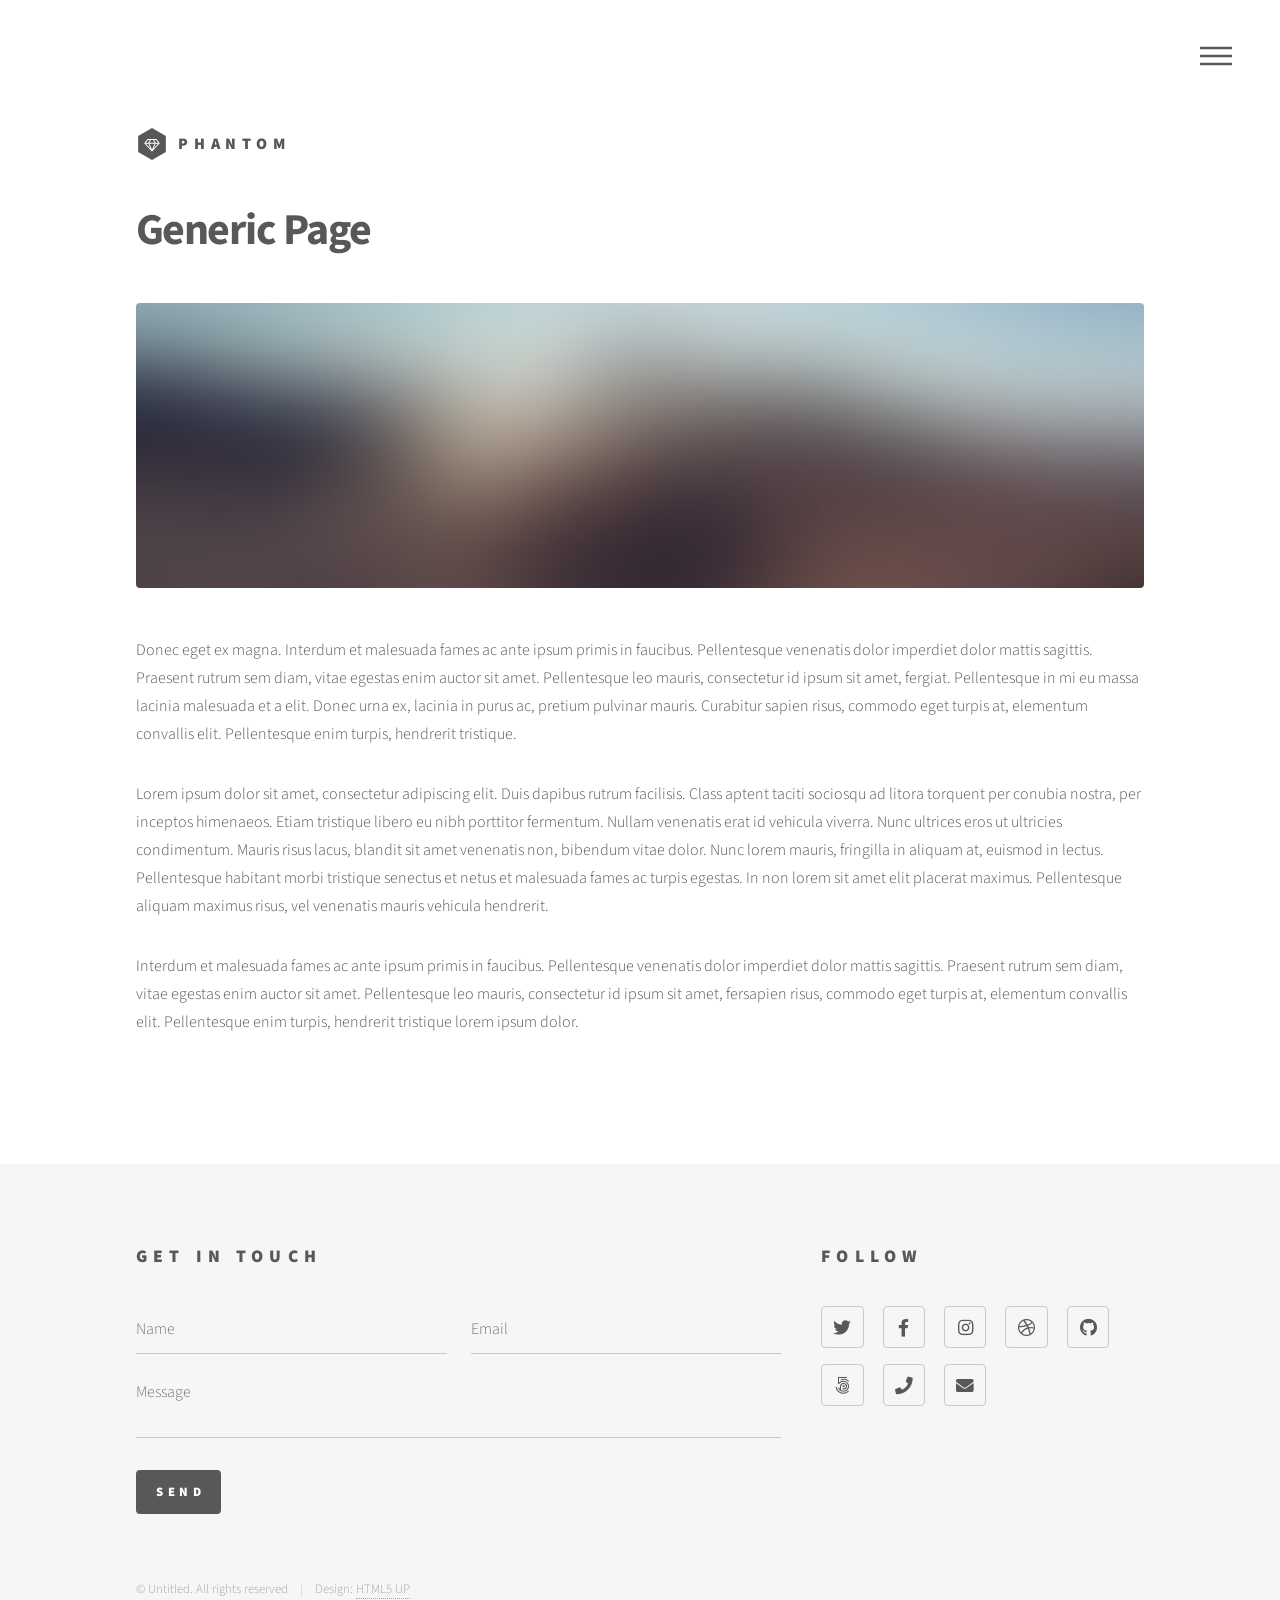
<file: apps/generic.html>
<!DOCTYPE HTML>
<!--
	Phantom by HTML5 UP
	html5up.net | @ajlkn
	Free for personal and commercial use under the CCA 3.0 license (html5up.net/license)
-->
<html>
	<head>
		<title>Generic - Phantom by HTML5 UP</title>
		<meta charset="utf-8" />
		<meta name="viewport" content="width=device-width, initial-scale=1, user-scalable=no" />
		<link rel="stylesheet" href="assets/css/main.css" />
		<noscript><link rel="stylesheet" href="assets/css/noscript.css" /></noscript>
	</head>
	<body class="is-preload">
		<!-- Wrapper -->
			<div id="wrapper">

				<!-- Header -->
					<header id="header">
						<div class="inner">

							<!-- Logo -->
								<a href="index.html" class="logo">
									<span class="symbol"><img src="images/logo.svg" alt="" /></span><span class="title">Phantom</span>
								</a>

							<!-- Nav -->
								<nav>
									<ul>
										<li><a href="#menu">Menu</a></li>
									</ul>
								</nav>

						</div>
					</header>

				<!-- Menu -->
					<nav id="menu">
						<h2>Menu</h2>
						<ul>
							<li><a href="index.html">Home</a></li>
							<li><a href="generic.html">Ipsum veroeros</a></li>
							<li><a href="generic.html">Tempus etiam</a></li>
							<li><a href="generic.html">Consequat dolor</a></li>
							<li><a href="elements.html">Elements</a></li>
						</ul>
					</nav>

				<!-- Main -->
					<div id="main">
						<div class="inner">
							<h1>Generic Page</h1>
							<span class="image main"><img src="images/pic13.jpg" alt="" /></span>
							<p>Donec eget ex magna. Interdum et malesuada fames ac ante ipsum primis in faucibus. Pellentesque venenatis dolor imperdiet dolor mattis sagittis. Praesent rutrum sem diam, vitae egestas enim auctor sit amet. Pellentesque leo mauris, consectetur id ipsum sit amet, fergiat. Pellentesque in mi eu massa lacinia malesuada et a elit. Donec urna ex, lacinia in purus ac, pretium pulvinar mauris. Curabitur sapien risus, commodo eget turpis at, elementum convallis elit. Pellentesque enim turpis, hendrerit tristique.</p>
							<p>Lorem ipsum dolor sit amet, consectetur adipiscing elit. Duis dapibus rutrum facilisis. Class aptent taciti sociosqu ad litora torquent per conubia nostra, per inceptos himenaeos. Etiam tristique libero eu nibh porttitor fermentum. Nullam venenatis erat id vehicula viverra. Nunc ultrices eros ut ultricies condimentum. Mauris risus lacus, blandit sit amet venenatis non, bibendum vitae dolor. Nunc lorem mauris, fringilla in aliquam at, euismod in lectus. Pellentesque habitant morbi tristique senectus et netus et malesuada fames ac turpis egestas. In non lorem sit amet elit placerat maximus. Pellentesque aliquam maximus risus, vel venenatis mauris vehicula hendrerit.</p>
							<p>Interdum et malesuada fames ac ante ipsum primis in faucibus. Pellentesque venenatis dolor imperdiet dolor mattis sagittis. Praesent rutrum sem diam, vitae egestas enim auctor sit amet. Pellentesque leo mauris, consectetur id ipsum sit amet, fersapien risus, commodo eget turpis at, elementum convallis elit. Pellentesque enim turpis, hendrerit tristique lorem ipsum dolor.</p>
						</div>
					</div>

				<!-- Footer -->
					<footer id="footer">
						<div class="inner">
							<section>
								<h2>Get in touch</h2>
								<form method="post" action="#">
									<div class="fields">
										<div class="field half">
											<input type="text" name="name" id="name" placeholder="Name" />
										</div>
										<div class="field half">
											<input type="email" name="email" id="email" placeholder="Email" />
										</div>
										<div class="field">
											<textarea name="message" id="message" placeholder="Message"></textarea>
										</div>
									</div>
									<ul class="actions">
										<li><input type="submit" value="Send" class="primary" /></li>
									</ul>
								</form>
							</section>
							<section>
								<h2>Follow</h2>
								<ul class="icons">
									<li><a href="#" class="icon brands style2 fa-twitter"><span class="label">Twitter</span></a></li>
									<li><a href="#" class="icon brands style2 fa-facebook-f"><span class="label">Facebook</span></a></li>
									<li><a href="#" class="icon brands style2 fa-instagram"><span class="label">Instagram</span></a></li>
									<li><a href="#" class="icon brands style2 fa-dribbble"><span class="label">Dribbble</span></a></li>
									<li><a href="#" class="icon brands style2 fa-github"><span class="label">GitHub</span></a></li>
									<li><a href="#" class="icon brands style2 fa-500px"><span class="label">500px</span></a></li>
									<li><a href="#" class="icon solid style2 fa-phone"><span class="label">Phone</span></a></li>
									<li><a href="#" class="icon solid style2 fa-envelope"><span class="label">Email</span></a></li>
								</ul>
							</section>
							<ul class="copyright">
								<li>&copy; Untitled. All rights reserved</li><li>Design: <a href="http://html5up.net">HTML5 UP</a></li>
							</ul>
						</div>
					</footer>

			</div>

		<!-- Scripts -->
			<script src="assets/js/jquery.min.js"></script>
			<script src="assets/js/browser.min.js"></script>
			<script src="assets/js/breakpoints.min.js"></script>
			<script src="assets/js/util.js"></script>
			<script src="assets/js/main.js"></script>

	</body>
</html>
</file>
<file: assets/css/dice-labs-theme.css>
[data-social-profile] { overflow-wrap: anywhere; }

html[data-theme] body,
html[data-theme] #header,
html[data-theme] #nav > ul,
html[data-theme] #nav > ul > li,
html[data-theme] #nav > ul > li > a,
html[data-theme] .dropotron,
html[data-theme] .dropotron a,
html[data-theme] .wrapper,
html[data-theme] .wrapper .title,
html[data-theme] .wrapper.style1,
html[data-theme] .wrapper.style2,
html[data-theme] .wrapper.style3,
html[data-theme] #footer,
html[data-theme] #footer .title,
html[data-theme] .button,
html[data-theme] #titleBar .toggle:before,
html[data-theme] #navPanel,
html[data-theme] #navPanel .link,
html[data-theme] #copyright ul {
	-moz-transition: background-color 0.25s ease, color 0.25s ease, border-color 0.25s ease, box-shadow 0.25s ease, opacity 0.25s ease;
	-webkit-transition: background-color 0.25s ease, color 0.25s ease, border-color 0.25s ease, box-shadow 0.25s ease, opacity 0.25s ease;
	-ms-transition: background-color 0.25s ease, color 0.25s ease, border-color 0.25s ease, box-shadow 0.25s ease, opacity 0.25s ease;
	transition: background-color 0.25s ease, color 0.25s ease, border-color 0.25s ease, box-shadow 0.25s ease, opacity 0.25s ease;
}

html[data-theme] .dropotron a.is-selected,
html[data-theme] #navPanel .link.is-selected {
	font-weight: 700;
}

html[data-theme="dark"] .dropotron a.is-selected,
html[data-theme="dark"] #navPanel .link.is-selected {
	background: rgba(255, 255, 255, 0.06);
	box-shadow: inset 0px 0px 0px 1px rgba(255, 255, 255, 0.1);
	color: #ffffff;
}

html[data-theme="dark"] #footer,
html[data-theme="dark"] #footer .title {
	background: #000000;
}

html[data-theme="light"] body,
html[data-theme="light"] input,
html[data-theme="light"] textarea,
html[data-theme="light"] select {
	color: #10161d;
	background: #e1e6eb;
}

html[data-theme="light"] h1,
html[data-theme="light"] h2,
html[data-theme="light"] h3,
html[data-theme="light"] h4,
html[data-theme="light"] h5,
html[data-theme="light"] h6,
html[data-theme="light"] strong,
html[data-theme="light"] b {
	color: #05090d;
}

html[data-theme="light"] a {
	color: #0c1117;
}

html[data-theme="light"] a:hover {
	color: #000000;
}

html[data-theme="light"] #header {
	background: linear-gradient(180deg, rgba(210, 217, 224, 0.6), rgba(210, 217, 224, 0.78)), url("../../images/theme-light-bg.jpg?v=20260903") center center;
	background-size: cover;
}

html[data-theme="light"] #header:before {
	opacity: 0.08;
}

html[data-theme="light"] #logo h1 {
	color: #04080d;
	text-shadow: 0 3px 18px rgba(255, 255, 255, 0.8);
}

html[data-theme="light"] #logo p {
	color: rgba(10, 14, 18, 0.72);
	text-shadow: 0 1px 0 rgba(255, 255, 255, 0.85);
}

html[data-theme="light"] #nav > ul {
	background: rgba(255, 255, 255, 0.84);
	border-color: rgba(10, 14, 18, 0.16);
	box-shadow: inset 0px 0px 0px 1px rgba(255, 255, 255, 0.7), 0 14px 34px rgba(12, 17, 22, 0.12);
}

html[data-theme="light"] #nav > ul > li {
	border-left-color: rgba(10, 14, 18, 0.12);
}

html[data-theme="light"] #nav > ul > li > a,
html[data-theme="light"] #nav > ul > li > span {
	color: rgba(10, 14, 18, 0.92);
	text-shadow: none;
}

html[data-theme="light"] #nav > ul > li:hover > a,
html[data-theme="light"] #nav > ul > li.active > a,
html[data-theme="light"] #nav > ul > li.active > span {
	color: #000000;
}

html[data-theme="light"] .dropotron {
	background: #f8fafc url("images/overlay.png");
	background-color: rgba(248, 250, 252, 0.98);
	border-color: rgba(10, 14, 18, 0.12);
	box-shadow: inset 0px 0px 0px 1px rgba(255, 255, 255, 0.72), 0 16px 36px rgba(12, 17, 22, 0.12);
}

html[data-theme="light"] .dropotron a,
html[data-theme="light"] .dropotron span {
	color: rgba(10, 14, 18, 0.92);
	border-top-color: rgba(10, 14, 18, 0.08);
	text-shadow: none;
}

html[data-theme="light"] .dropotron li:hover > a,
html[data-theme="light"] .dropotron li:hover > span {
	color: #000000;
}

html[data-theme="light"] .dropotron a.is-selected,
html[data-theme="light"] #navPanel .link.is-selected {
	background: rgba(10, 14, 18, 0.08);
	box-shadow: inset 0px 0px 0px 1px rgba(10, 14, 18, 0.08);
	color: #000000;
}

html[data-theme="light"] .nav-flag {
	box-shadow: 0 1px 8px rgba(12, 17, 22, 0.16);
}

html[data-theme="light"] .wrapper {
	border-top-color: rgba(10, 14, 18, 0.14);
}

html[data-theme="light"] .wrapper .title {
	border-top-color: rgba(10, 14, 18, 0.14);
	border-left-color: rgba(10, 14, 18, 0.14);
	border-right-color: rgba(10, 14, 18, 0.14);
	color: #05090d;
}

html[data-theme="light"] .wrapper.style1 {
	background: #e4e9ee;
	color: #25303a;
}

html[data-theme="light"] .wrapper.style1 .title {
	background: #e4e9ee;
	color: #05090d;
}

html[data-theme="light"] .wrapper.style1 h1,
html[data-theme="light"] .wrapper.style1 h2,
html[data-theme="light"] .wrapper.style1 h3,
html[data-theme="light"] .wrapper.style1 h4,
html[data-theme="light"] .wrapper.style1 h5,
html[data-theme="light"] .wrapper.style1 h6,
html[data-theme="light"] .wrapper.style1 strong,
html[data-theme="light"] .wrapper.style1 b,
html[data-theme="light"] .wrapper.style1 a {
	color: #05090d;
}

html[data-theme="light"] .wrapper.style2 {
	background: #ced9e3 url("images/overlay.png");
	color: #25303a;
}

html[data-theme="light"] .wrapper.style2 .title {
	background: #ced9e3 url("images/overlay.png");
	color: #05090d;
}

html[data-theme="light"] .wrapper.style3 {
	background: #c0ceda url("images/overlay.png");
	color: #212b35;
}

html[data-theme="light"] .wrapper.style3 .title {
	background: #c0ceda url("images/overlay.png");
	color: #05090d;
}

html[data-theme="light"] .wrapper.style2 h1,
html[data-theme="light"] .wrapper.style2 h2,
html[data-theme="light"] .wrapper.style2 h3,
html[data-theme="light"] .wrapper.style2 h4,
html[data-theme="light"] .wrapper.style2 h5,
html[data-theme="light"] .wrapper.style2 h6,
html[data-theme="light"] .wrapper.style2 strong,
html[data-theme="light"] .wrapper.style2 b,
html[data-theme="light"] .wrapper.style2 a,
html[data-theme="light"] .wrapper.style3 h1,
html[data-theme="light"] .wrapper.style3 h2,
html[data-theme="light"] .wrapper.style3 h3,
html[data-theme="light"] .wrapper.style3 h4,
html[data-theme="light"] .wrapper.style3 h5,
html[data-theme="light"] .wrapper.style3 h6,
html[data-theme="light"] .wrapper.style3 strong,
html[data-theme="light"] .wrapper.style3 b,
html[data-theme="light"] .wrapper.style3 a {
	color: #05090d;
}

html[data-theme="light"] .wrapper.style3 .image {
	border: solid 10px #f8fafc;
}

html[data-theme="light"] #intro p.style1 {
	color: #33404d;
}

html[data-theme="light"] #intro p.style2 {
	color: #05090d;
	background: rgba(255, 255, 255, 0.72);
	box-shadow: inset 0px 0px 1px 1px rgba(255, 255, 255, 0.75), 0 14px 32px rgba(12, 17, 22, 0.12);
	text-shadow: none;
}

html[data-theme="light"] #intro p.style3 {
	color: #1f2932;
}

html[data-theme="light"] header.style1 p,
html[data-theme="light"] #features header.style1 p {
	color: #4b5967;
}

html[data-theme="light"] .feature-list section {
	border-top-color: rgba(10, 14, 18, 0.12);
}

html[data-theme="light"] .feature-list h3 {
	color: #05090d !important;
}

html[data-theme="light"] .feature-list h3:before {
	color: #ffffff;
	background: #0c1116 url("images/overlay.png");
}

html[data-theme="light"] #highlights .highlight h3,
html[data-theme="light"] #highlights .highlight p {
	color: #05090d;
}

html[data-theme="light"] #footer {
	background: #d4dee7 url("images/overlay.png");
	color: #24303b;
}

html[data-theme="light"] #footer h1,
html[data-theme="light"] #footer h2,
html[data-theme="light"] #footer h3,
html[data-theme="light"] #footer h4,
html[data-theme="light"] #footer h5,
html[data-theme="light"] #footer h6,
html[data-theme="light"] #footer strong,
html[data-theme="light"] #footer b,
html[data-theme="light"] #footer a {
	color: #05090d;
}

html[data-theme="light"] #footer hr {
	border-top-color: rgba(10, 14, 18, 0.08);
}

html[data-theme="light"] #footer .title {
	background: #d4dee7 url("images/overlay.png");
	color: #05090d;
}

html[data-theme="light"] #footer header.style1 {
	border-bottom-color: rgba(10, 14, 18, 0.08);
}

html[data-theme="light"] #footer .feature-list section {
	border-top-color: rgba(10, 14, 18, 0.08);
}

html[data-theme="light"] #footer .feature-list h3 {
	color: #05090d !important;
}

html[data-theme="light"] #footer .feature-list h3:before {
	color: #ffffff;
	background: #0c1116 url("images/overlay.png");
}

html[data-theme="light"] #copyright {
	border-top-color: rgba(10, 14, 18, 0.08);
}

html[data-theme="light"] #copyright ul {
	color: rgba(10, 14, 18, 0.62);
	background: rgba(255, 255, 255, 0.52);
	box-shadow: inset 0px 0px 0px 1px rgba(10, 14, 18, 0.1);
}

html[data-theme="light"] #copyright ul li {
	border-left-color: rgba(10, 14, 18, 0.08);
}

html[data-theme="light"] #copyright a:hover {
	color: #000000;
}

html[data-theme="light"] input[type="button"],
html[data-theme="light"] input[type="submit"],
html[data-theme="light"] input[type="reset"],
html[data-theme="light"] button,
html[data-theme="light"] .button {
	background: #f8fafc url("images/overlay.png");
	border-color: rgba(10, 14, 18, 0.18);
	color: #10161d;
	text-shadow: none;
	box-shadow: inset 0px 0px 0px 1px rgba(255, 255, 255, 0.72), 0 10px 22px rgba(12, 17, 22, 0.12);
}

html[data-theme="light"] input[type="button"]:hover,
html[data-theme="light"] input[type="submit"]:hover,
html[data-theme="light"] input[type="reset"]:hover,
html[data-theme="light"] button:hover,
html[data-theme="light"] .button:hover {
	background-color: #eef2f6;
}

html[data-theme="light"] input[type="button"].style1,
html[data-theme="light"] input[type="submit"].style1,
html[data-theme="light"] input[type="reset"].style1,
html[data-theme="light"] button.style1,
html[data-theme="light"] .button.style1 {
	background: #0a0f14 url("images/overlay.png");
	color: #ffffff !important;
}

html[data-theme="light"] #features .button.style1,
html[data-theme="light"] #highlights .button.style1 {
	color: #ffffff;
}

html[data-theme="light"] input[type="button"].style1:hover,
html[data-theme="light"] input[type="submit"].style1:hover,
html[data-theme="light"] input[type="reset"].style1:hover,
html[data-theme="light"] button.style1:hover,
html[data-theme="light"] .button.style1:hover {
	background-color: #151b22;
}

html[data-theme="light"] input[type="button"].style2,
html[data-theme="light"] input[type="submit"].style2,
html[data-theme="light"] input[type="reset"].style2,
html[data-theme="light"] button.style2,
html[data-theme="light"] .button.style2 {
	background: rgba(255, 255, 255, 0.76);
	color: #10161d;
	box-shadow: inset 0px 0px 0px 1px rgba(10, 14, 18, 0.16), 0 10px 22px rgba(12, 17, 22, 0.08);
}

html[data-theme="light"] input[type="button"].style2:hover,
html[data-theme="light"] input[type="submit"].style2:hover,
html[data-theme="light"] input[type="reset"].style2:hover,
html[data-theme="light"] button.style2:hover,
html[data-theme="light"] .button.style2:hover {
	background: rgba(255, 255, 255, 0.94);
	box-shadow: inset 0px 0px 0px 1px rgba(10, 14, 18, 0.22), 0 12px 24px rgba(12, 17, 22, 0.1);
}

html[data-theme="light"] input[type="button"].style3,
html[data-theme="light"] input[type="submit"].style3,
html[data-theme="light"] input[type="reset"].style3,
html[data-theme="light"] button.style3,
html[data-theme="light"] .button.style3 {
	background: #d7dfe8 url("images/overlay.png");
	color: #0b1016;
}

html[data-theme="light"] input[type="button"].style3:hover,
html[data-theme="light"] input[type="submit"].style3:hover,
html[data-theme="light"] input[type="reset"].style3:hover,
html[data-theme="light"] button.style3:hover,
html[data-theme="light"] .button.style3:hover {
	background-color: #cbd6e1;
}

html[data-theme="light"] #titleBar .toggle:before {
	color: rgba(10, 14, 18, 0.92);
	background-color: rgba(255, 255, 255, 0.92);
	box-shadow: inset 0px 0px 0px 1px rgba(10, 14, 18, 0.14), 0 10px 24px rgba(12, 17, 22, 0.14);
}

html[data-theme="light"] #titleBar .toggle:active:before {
	background-color: rgba(227, 233, 239, 0.98);
}

html[data-theme="light"] #navPanel {
	background: #edf2f6 url("images/overlay.png");
	box-shadow: inset -3px 0px 4px 0px rgba(255, 255, 255, 0.45);
}

html[data-theme="light"] #navPanel .link {
	color: rgba(10, 14, 18, 0.72);
	border-top-color: rgba(10, 14, 18, 0.08);
}

html[data-theme="light"] #navPanel .depth-0 {
	color: #05090d;
}

html[data-theme="gray"] .dropotron a.is-selected,
html[data-theme="gray"] #navPanel .link.is-selected {
	background: rgba(255, 255, 255, 0.08);
	box-shadow: inset 0px 0px 0px 1px rgba(255, 255, 255, 0.12);
	color: #ffffff;
}

html[data-theme="gray"] body,
html[data-theme="gray"] input,
html[data-theme="gray"] textarea,
html[data-theme="gray"] select {
	color: #d6dde4;
	background: #363d45;
}

html[data-theme="gray"] h1,
html[data-theme="gray"] h2,
html[data-theme="gray"] h3,
html[data-theme="gray"] h4,
html[data-theme="gray"] h5,
html[data-theme="gray"] h6,
html[data-theme="gray"] strong,
html[data-theme="gray"] b {
	color: #f5f8fb;
}

html[data-theme="gray"] a {
	color: #f0f4f8;
}

html[data-theme="gray"] #header {
	background: linear-gradient(180deg, rgba(70, 78, 87, 0.28), rgba(70, 78, 87, 0.42)), url("../../images/theme-gray-bg.jpg?v=20260830") center center;
	background-size: cover;
}

html[data-theme="gray"] #header:before {
	opacity: 0.18;
}

html[data-theme="gray"] #logo h1 {
	color: #ffffff;
}

html[data-theme="gray"] #logo p {
	color: rgba(255, 255, 255, 0.64);
}

html[data-theme="gray"] #nav > ul {
	background: rgba(16, 19, 23, 0.7);
	border-color: rgba(255, 255, 255, 0.16);
	box-shadow: inset 0px 0px 0px 1px rgba(255, 255, 255, 0.12), 0 14px 34px rgba(0, 0, 0, 0.42);
}

html[data-theme="gray"] #nav > ul > li {
	border-left-color: rgba(255, 255, 255, 0.14);
}

html[data-theme="gray"] #nav > ul > li > a,
html[data-theme="gray"] #nav > ul > li > span {
	color: rgba(255, 255, 255, 0.92);
}

html[data-theme="gray"] .dropotron {
	background: #1f242b url("images/overlay.png");
	background-color: rgba(31, 36, 43, 0.96);
	border-color: rgba(255, 255, 255, 0.16);
	box-shadow: inset 0px 0px 0px 1px rgba(255, 255, 255, 0.12), 0 16px 36px rgba(0, 0, 0, 0.45);
}

html[data-theme="gray"] .dropotron a,
html[data-theme="gray"] .dropotron span {
	color: rgba(255, 255, 255, 0.92);
	border-top-color: rgba(255, 255, 255, 0.12);
}

html[data-theme="gray"] .wrapper {
	border-top-color: rgba(255, 255, 255, 0.16);
}

html[data-theme="gray"] .wrapper .title {
	border-top-color: rgba(255, 255, 255, 0.16);
	border-left-color: rgba(255, 255, 255, 0.16);
	border-right-color: rgba(255, 255, 255, 0.16);
}

html[data-theme="gray"] .wrapper.style1 {
	background: #343b43;
	color: rgba(214, 221, 228, 0.82);
}

html[data-theme="gray"] .wrapper.style1 .title {
	background: #343b43;
	color: #ffffff;
}

html[data-theme="gray"] .wrapper.style2 {
	background: #46505a url("images/overlay.png");
	color: rgba(214, 221, 228, 0.8);
}

html[data-theme="gray"] .wrapper.style2 .title {
	background: #46505a url("images/overlay.png");
	color: #ffffff;
}

html[data-theme="gray"] .wrapper.style3 {
	background: #58636e url("images/overlay.png");
	color: rgba(224, 229, 235, 0.84);
}

html[data-theme="gray"] .wrapper.style3 .title {
	background: #58636e url("images/overlay.png");
	color: #ffffff;
}

html[data-theme="gray"] .wrapper.style3 .image {
	border: solid 10px #363e48;
}

html[data-theme="gray"] #intro p.style2 {
	background: rgba(255, 255, 255, 0.07);
	box-shadow: inset 0px 0px 1px 1px rgba(255, 255, 255, 0.12), 0 14px 32px rgba(0, 0, 0, 0.32);
}

html[data-theme="gray"] header.style1 p,
html[data-theme="gray"] #features header.style1 p {
	color: #aab4bf;
}

html[data-theme="gray"] .feature-list section {
	border-top-color: rgba(255, 255, 255, 0.1);
}

html[data-theme="gray"] .feature-list h3:before {
	background: #101419 url("images/overlay.png");
}

html[data-theme="gray"] #footer {
	background: #2c333a url("images/overlay.png");
	color: rgba(214, 221, 228, 0.7);
}

html[data-theme="gray"] #footer hr {
	border-top-color: rgba(255, 255, 255, 0.08);
}

html[data-theme="gray"] #footer .title {
	background: #2c333a url("images/overlay.png");
	color: #ffffff;
}

html[data-theme="gray"] #footer header.style1 {
	border-bottom-color: rgba(255, 255, 255, 0.08);
}

html[data-theme="gray"] #footer .feature-list section {
	border-top-color: rgba(255, 255, 255, 0.08);
}

html[data-theme="gray"] #footer .feature-list h3:before {
	background: #191f26 url("images/overlay.png");
}

html[data-theme="gray"] #copyright {
	border-top-color: rgba(255, 255, 255, 0.08);
}

html[data-theme="gray"] #copyright ul {
	color: rgba(255, 255, 255, 0.32);
	background: rgba(0, 0, 0, 0.12);
	box-shadow: inset 0px 0px 0px 1px rgba(255, 255, 255, 0.08);
}

html[data-theme="gray"] #copyright ul li {
	border-left-color: rgba(255, 255, 255, 0.08);
}

html[data-theme="gray"] input[type="button"],
html[data-theme="gray"] input[type="submit"],
html[data-theme="gray"] input[type="reset"],
html[data-theme="gray"] button,
html[data-theme="gray"] .button {
	background: #1d2228 url("images/overlay.png");
	border-color: rgba(255, 255, 255, 0.18);
	color: #f7fafc;
	box-shadow: inset 0px 0px 0px 1px rgba(255, 255, 255, 0.08), 0 10px 22px rgba(0, 0, 0, 0.35);
}

html[data-theme="gray"] input[type="button"]:hover,
html[data-theme="gray"] input[type="submit"]:hover,
html[data-theme="gray"] input[type="reset"]:hover,
html[data-theme="gray"] button:hover,
html[data-theme="gray"] .button:hover {
	background-color: #2b3138;
}

html[data-theme="gray"] input[type="button"].style1,
html[data-theme="gray"] input[type="submit"].style1,
html[data-theme="gray"] input[type="reset"].style1,
html[data-theme="gray"] button.style1,
html[data-theme="gray"] .button.style1 {
	background: #090c10 url("images/overlay.png");
	color: #ffffff;
}

html[data-theme="gray"] input[type="button"].style2,
html[data-theme="gray"] input[type="submit"].style2,
html[data-theme="gray"] input[type="reset"].style2,
html[data-theme="gray"] button.style2,
html[data-theme="gray"] .button.style2 {
	background: rgba(255, 255, 255, 0.06);
	color: #f7fafc;
	box-shadow: inset 0px 0px 0px 1px rgba(255, 255, 255, 0.22), 0 10px 22px rgba(0, 0, 0, 0.25);
}

html[data-theme="gray"] input[type="button"].style2:hover,
html[data-theme="gray"] input[type="submit"].style2:hover,
html[data-theme="gray"] input[type="reset"].style2:hover,
html[data-theme="gray"] button.style2:hover,
html[data-theme="gray"] .button.style2:hover {
	background: rgba(255, 255, 255, 0.11);
	box-shadow: inset 0px 0px 0px 1px rgba(255, 255, 255, 0.32), 0 12px 24px rgba(0, 0, 0, 0.3);
}

html[data-theme="gray"] input[type="button"].style3,
html[data-theme="gray"] input[type="submit"].style3,
html[data-theme="gray"] input[type="reset"].style3,
html[data-theme="gray"] button.style3,
html[data-theme="gray"] .button.style3 {
	background: #2b3138 url("images/overlay.png");
	color: #ffffff;
}

html[data-theme="gray"] #titleBar .toggle:before {
	color: rgba(255, 255, 255, 0.92);
	background-color: rgba(18, 21, 25, 0.78);
	box-shadow: inset 0px 0px 0px 1px rgba(255, 255, 255, 0.16), 0 10px 24px rgba(0, 0, 0, 0.36);
}

html[data-theme="gray"] #titleBar .toggle:active:before {
	background-color: rgba(90, 96, 104, 0.8);
}

html[data-theme="gray"] #navPanel {
	background: #1d2229 url("images/overlay.png");
	box-shadow: inset -3px 0px 4px 0px rgba(0, 0, 0, 0.18);
}

html[data-theme="gray"] #navPanel .link {
	color: rgba(255, 255, 255, 0.6);
	border-top-color: rgba(255, 255, 255, 0.08);
}

html[data-theme="gray"] #navPanel .depth-0 {
	color: #ffffff;
}

.pdf-viewer {
	width: min(94vw, 1200px);
	height: min(90vh, 900px);
	margin: auto;
	padding: 0;
	overflow: hidden;
	color: #f5f8fb;
	background: #101419;
	border: 1px solid rgba(255, 255, 255, 0.35);
	box-shadow: 0 24px 80px rgba(0, 0, 0, 0.7);
}

.pdf-viewer::backdrop {
	background: rgba(0, 0, 0, 0.78);
	backdrop-filter: blur(4px);
}

.pdf-viewer__header {
	display: flex;
	align-items: center;
	justify-content: space-between;
	min-height: 3.5em;
	padding: 0.75em 1.25em;
	border-bottom: 1px solid rgba(255, 255, 255, 0.22);
}

.pdf-viewer__header h2 {
	margin: 0;
	color: inherit;
	font-size: 1em;
	letter-spacing: 0.12em;
}

.pdf-viewer__close {
	min-width: 0;
	margin: 0;
	padding: 0.55em 0.9em;
	font-size: 0.75em;
	line-height: 1;
}

.pdf-viewer__frame {
	display: block;
	width: 100%;
	height: calc(100% - 3.5em);
	border: 0;
	background: #ffffff;
}

html[data-theme="light"] .pdf-viewer {
	color: #05090d;
	background: #e4e9ee;
	border-color: rgba(10, 14, 18, 0.32);
}

html[data-theme="light"] .pdf-viewer__header {
	border-bottom-color: rgba(10, 14, 18, 0.18);
}

@media screen and (max-width: 736px) {
	.pdf-viewer {
		width: 100vw;
		height: 100vh;
		max-width: none;
		max-height: none;
		border: 0;
	}
}
</file>
<file: apps/assets/css/dice-labs-apps-theme.css>
[data-social-profile] { overflow-wrap: anywhere; }

.social-contact-icon {
  display: inline-block;
  width: 1.25em;
  margin-right: 0.45em;
  text-align: center;
}

html[data-theme] body,
html[data-theme] a,
html[data-theme] h1,
html[data-theme] h2,
html[data-theme] h3,
html[data-theme] p,
html[data-theme] #header,
html[data-theme] #header nav ul li a,
html[data-theme] #menu,
html[data-theme] #menu .option-link,
html[data-theme] .catalog-hero,
html[data-theme] .tiles article,
html[data-theme] .tiles article > .image,
html[data-theme] .tiles article > a,
html[data-theme] .tiles article > a .content,
html[data-theme] #footer,
html[data-theme] .footer-panel,
html[data-theme] .button,
html[data-theme] .copyright {
	-moz-transition: background-color 0.25s ease, color 0.25s ease, border-color 0.25s ease, box-shadow 0.25s ease, opacity 0.25s ease, filter 0.25s ease;
	-webkit-transition: background-color 0.25s ease, color 0.25s ease, border-color 0.25s ease, box-shadow 0.25s ease, opacity 0.25s ease, filter 0.25s ease;
	-ms-transition: background-color 0.25s ease, color 0.25s ease, border-color 0.25s ease, box-shadow 0.25s ease, opacity 0.25s ease, filter 0.25s ease;
	transition: background-color 0.25s ease, color 0.25s ease, border-color 0.25s ease, box-shadow 0.25s ease, opacity 0.25s ease, filter 0.25s ease;
}

html[data-theme="dark"] {
	color-scheme: dark;
	--body-bg: linear-gradient(180deg, rgba(4, 5, 7, 0.74), rgba(10, 13, 18, 0.86)), url("../../images/theme-dark-bg.jpg?v=20260830") center top / cover fixed;
	--body-text: #ccd4dc;
	--body-muted: #9aa6b2;
	--title: #ffffff;
	--border: rgba(255, 255, 255, 0.16);
	--border-soft: rgba(255, 255, 255, 0.08);
	--surface: rgba(9, 12, 16, 0.88);
	--surface-alt: rgba(16, 21, 27, 0.92);
	--surface-alt-2: rgba(24, 30, 38, 0.94);
	--nav-pill: rgba(6, 8, 11, 0.78);
	--menu-bg: rgba(10, 13, 17, 0.96);
	--menu-divider: rgba(255, 255, 255, 0.1);
	--button-bg: #0a0e13;
	--button-hover: #151b22;
	--button-text: #ffffff;
	--button-secondary-bg: rgba(255, 255, 255, 0.05);
	--button-secondary-hover: rgba(255, 255, 255, 0.12);
	--tile-text: #ffffff;
	--tile-copy: rgba(255, 255, 255, 0.8);
	--footer-bg: #090c10;
	--footer-border: rgba(255, 255, 255, 0.9);
	--copyright: rgba(255, 255, 255, 0.3);
	--copyright-border: rgba(255, 255, 255, 0.08);
	--menu-icon: url("data:image/svg+xml;charset=utf8,%3Csvg xmlns='http://www.w3.org/2000/svg' width='100' height='100' viewBox='0 0 100 100'%3E%3Cstyle%3Eline %7B stroke-width: 8px; stroke: %23ffffff; %7D%3C/style%3E%3Cline x1='0' y1='25' x2='100' y2='25' /%3E%3Cline x1='0' y1='50' x2='100' y2='50' /%3E%3Cline x1='0' y1='75' x2='100' y2='75' /%3E%3C/svg%3E");
	--close-icon: url("data:image/svg+xml;charset=utf8,%3Csvg xmlns='http://www.w3.org/2000/svg' width='100' height='100' viewBox='0 0 100 100'%3E%3Cstyle%3Eline %7B stroke-width: 8px; stroke: %23ffffff; %7D%3C/style%3E%3Cline x1='15' y1='15' x2='85' y2='85' /%3E%3Cline x1='85' y1='15' x2='15' y2='85' /%3E%3C/svg%3E");
}

html[data-theme="light"] {
	color-scheme: light;
	--body-bg: linear-gradient(180deg, rgba(255, 255, 255, 0.7), rgba(236, 241, 246, 0.92)), url("../../images/theme-light-bg.jpg?v=20260830") center top / cover fixed;
	--body-text: #121921;
	--body-muted: #506070;
	--title: #05090d;
	--border: rgba(10, 14, 18, 0.14);
	--border-soft: rgba(10, 14, 18, 0.08);
	--surface: rgba(255, 255, 255, 0.84);
	--surface-alt: rgba(241, 245, 249, 0.94);
	--surface-alt-2: rgba(226, 233, 240, 0.95);
	--nav-pill: rgba(255, 255, 255, 0.88);
	--menu-bg: rgba(248, 250, 252, 0.98);
	--menu-divider: rgba(10, 14, 18, 0.28);
	--button-bg: #091017;
	--button-hover: #131b23;
	--button-text: #ffffff;
	--button-secondary-bg: rgba(255, 255, 255, 0.82);
	--button-secondary-hover: rgba(255, 255, 255, 1);
	--tile-text: #05090d;
	--tile-copy: rgba(5, 9, 13, 0.86);
	--footer-bg: #e9eff5;
	--footer-border: rgba(5, 9, 13, 0.9);
	--copyright: rgba(10, 14, 18, 0.55);
	--copyright-border: rgba(10, 14, 18, 0.08);
	--menu-icon: url("data:image/svg+xml;charset=utf8,%3Csvg xmlns='http://www.w3.org/2000/svg' width='100' height='100' viewBox='0 0 100 100'%3E%3Cstyle%3Eline %7B stroke-width: 8px; stroke: %2305090d; %7D%3C/style%3E%3Cline x1='0' y1='25' x2='100' y2='25' /%3E%3Cline x1='0' y1='50' x2='100' y2='50' /%3E%3Cline x1='0' y1='75' x2='100' y2='75' /%3E%3C/svg%3E");
	--close-icon: url("data:image/svg+xml;charset=utf8,%3Csvg xmlns='http://www.w3.org/2000/svg' width='100' height='100' viewBox='0 0 100 100'%3E%3Cstyle%3Eline %7B stroke-width: 8px; stroke: %2305090d; %7D%3C/style%3E%3Cline x1='15' y1='15' x2='85' y2='85' /%3E%3Cline x1='85' y1='15' x2='15' y2='85' /%3E%3C/svg%3E");
}

body {
	background: var(--body-bg);
	color: var(--body-text);
}

body:before {
	content: '';
	position: fixed;
	inset: 0;
	background:
		radial-gradient(circle at 12% 10%, rgba(255, 255, 255, 0.08), transparent 22%),
		radial-gradient(circle at 88% 2%, rgba(255, 255, 255, 0.05), transparent 24%),
		linear-gradient(180deg, rgba(255, 255, 255, 0.02), transparent 40%);
	pointer-events: none;
	z-index: -1;
}

body,
input,
select,
textarea {
	color: var(--body-text);
}

a {
	color: var(--title);
	border-bottom-color: var(--border);
}

a:hover {
	color: var(--title) !important;
}

h1,
h2,
h3,
h4,
h5,
h6,
strong,
b {
	color: var(--title);
}

#wrapper {
	position: relative;
	min-height: 100vh;
	display: flex;
	flex-direction: column;
}

#header,
#main,
#footer {
	width: 100%;
}

#header {
	padding: 5.5em 0 1em 0;
}

#header .inner {
	position: relative;
}

#header .logo {
	color: var(--title);
	letter-spacing: 0.28em;
	text-shadow: 0 3px 18px rgba(0, 0, 0, 0.55);
	display: inline-flex;
	align-items: flex-start;
}

html[data-theme="light"] #header .logo {
	text-shadow: none;
}

#header .logo .symbol {
	margin-right: 0.85em;
	display: flex;
	align-items: flex-start;
}

#header .logo .symbol img {
	width: 1.95em;
	height: 1.95em;
	object-fit: contain;
	filter: none;
	position: relative;
	top: -11.5px;
}

html[data-theme="light"] #header .logo .symbol img {
	filter: invert(1);
}

#header .logo .brand-lockup {
	display: flex;
	flex-direction: column;
	gap: 0.35em;
	align-items: flex-start;
}

#header .logo .title {
	font-size: 1.05em;
	line-height: 1;
}

#header .logo .subtitle {
	display: block;
	font-size: 0.82em;
	letter-spacing: 0.35em;
	text-transform: uppercase;
	color: var(--body-muted);
	line-height: 1;
	font-weight: 400;
}

#header nav ul li a {
	background-color: var(--nav-pill);
	color: var(--title);
	border: solid 1px var(--border);
	box-shadow: inset 0px 0px 0px 1px var(--border-soft), 0 12px 28px rgba(0, 0, 0, 0.22);
	text-shadow: none;
}

#header nav ul li a[href="#menu"]:before,
#header nav ul li a[href="#menu"]:after {
	background-image: var(--menu-icon);
}

#header nav ul li a[href="#menu"]:before {
	opacity: 1;
}

#header nav ul li a[href="#menu"]:after {
	opacity: 0;
}

#header nav ul li a[href="#menu"]:hover {
	background-color: var(--surface-alt);
}

#main {
	padding: 0.2em 0 6em 0;
	flex: 1 0 auto;
}

ul.actions.stacked li {
	display: block;
	margin: 0.8em 0 0 0;
}

ul.actions.stacked li:first-child {
	margin-top: 0;
}

.button,
input[type="submit"],
input[type="reset"],
input[type="button"],
button {
	border-radius: 999px;
	border-color: var(--border);
	box-shadow: inset 0px 0px 0px 1px var(--border-soft), 0 10px 24px rgba(0, 0, 0, 0.2);
	color: var(--title) !important;
}

.button:hover,
input[type="submit"]:hover,
input[type="reset"]:hover,
input[type="button"]:hover,
button:hover {
	box-shadow: inset 0px 0px 0px 1px var(--border), 0 14px 28px rgba(0, 0, 0, 0.18);
}

.button.primary,
input[type="submit"].primary,
input[type="reset"].primary,
input[type="button"].primary,
button.primary {
	background-color: var(--button-bg);
	color: var(--button-text) !important;
}

.button.primary:hover,
input[type="submit"].primary:hover,
input[type="reset"].primary:hover,
input[type="button"].primary:hover,
button.primary:hover {
	background-color: var(--button-hover);
	color: var(--button-text) !important;
}

.button:not(.primary),
input[type="submit"]:not(.primary),
input[type="reset"]:not(.primary),
input[type="button"]:not(.primary),
button:not(.primary) {
	background-color: var(--button-secondary-bg);
}

.button:not(.primary):hover,
input[type="submit"]:not(.primary):hover,
input[type="reset"]:not(.primary):hover,
input[type="button"]:not(.primary):hover,
button:not(.primary):hover {
	background-color: var(--button-secondary-hover);
}

.tiles {
	margin-top: 2.75em;
}

.tiles article {
	border-radius: 18px;
	transition: transform 0.3s ease-in, opacity 0.3s ease-in;
}

.tiles article > .image {
	border-radius: 18px;
	border: solid 1px var(--border);
	box-shadow: 0 18px 36px rgba(0, 0, 0, 0.22);
	transition: transform 0.3s ease-in;
}

html[data-theme="light"] .tiles article > .image {
	box-shadow: 0 18px 36px rgba(0, 0, 0, 0.22);
}

.tiles article > .image img {
	aspect-ratio: 1 / 1;
	object-fit: cover;
}

.tiles article > .image:before {
	background: linear-gradient(135deg, rgba(9, 12, 16, 0.82), rgba(28, 36, 44, 0.72));
	opacity: 0.82;
	transition: background-color 0.3s ease-in, opacity 0.3s ease-in;
}

.tiles article.style1 > .image:before {
	background: linear-gradient(135deg, rgba(5, 8, 12, 0.88), rgba(34, 48, 62, 0.72));
}

.tiles article.style2 > .image:before {
	background: linear-gradient(135deg, rgba(7, 9, 12, 0.88), rgba(50, 32, 32, 0.72));
}

/* Real app covers remain readable without the decorative cross overlay. */
.tiles article.sliding-tiles-card > .image:before,
.tiles article.style2 > .image:before {
	opacity: 0.08;
}

.tiles article.sliding-tiles-card > .image:after,
.tiles article.style2 > .image:after {
	display: none;
}

.tiles article.style3 > .image:before {
	background: linear-gradient(135deg, rgba(4, 6, 8, 0.88), rgba(26, 40, 42, 0.7));
}

.tiles article.style4 > .image:before {
	background: linear-gradient(135deg, rgba(8, 9, 12, 0.88), rgba(40, 34, 50, 0.72));
}

.tiles article.style5 > .image:before {
	background: linear-gradient(135deg, rgba(7, 8, 10, 0.88), rgba(42, 42, 42, 0.74));
}

.tiles article.style6 > .image:before {
	background: linear-gradient(135deg, rgba(4, 6, 8, 0.88), rgba(32, 38, 54, 0.74));
}

html[data-theme="light"] .tiles article > .image:before {
	opacity: 0.9;
}

html[data-theme="light"] .tiles article.style1 > .image:before {
	background: linear-gradient(135deg, rgba(255, 255, 255, 0.78), rgba(218, 229, 239, 0.9));
}

html[data-theme="light"] .tiles article.style2 > .image:before {
	background: linear-gradient(135deg, rgba(255, 255, 255, 0.76), rgba(236, 225, 227, 0.92));
}

html[data-theme="light"] .tiles article.style3 > .image:before {
	background: linear-gradient(135deg, rgba(255, 255, 255, 0.78), rgba(225, 236, 234, 0.92));
}

html[data-theme="light"] .tiles article.style4 > .image:before {
	background: linear-gradient(135deg, rgba(255, 255, 255, 0.76), rgba(232, 226, 240, 0.94));
}

html[data-theme="light"] .tiles article.style5 > .image:before {
	background: linear-gradient(135deg, rgba(255, 255, 255, 0.78), rgba(233, 235, 239, 0.94));
}

html[data-theme="light"] .tiles article.style6 > .image:before {
	background: linear-gradient(135deg, rgba(255, 255, 255, 0.76), rgba(223, 228, 238, 0.94));
}

/* Covers stay nearly unobstructed until a card is hovered. */
html[data-theme] .tiles article > .image:before {
	opacity: 0.08;
}

.tiles article > .image:after {
	opacity: 0.12;
	transition: opacity 0.3s ease-in;
}

.tiles article > a {
	align-items: flex-start;
	justify-content: flex-end;
	padding: 1.65em;
	border-radius: 18px;
	border: solid 1px var(--border);
	background: linear-gradient(180deg, rgba(255, 255, 255, 0.01) 0%, rgba(0, 0, 0, 0.1) 44%, rgba(0, 0, 0, 0.52) 100%);
	color: var(--tile-text);
	text-align: left;
	transition: background 0.3s ease-in, border-color 0.3s ease-in, box-shadow 0.3s ease-in;
}

.tiles article.sliding-tiles-card > a,
.tiles article.style2 > a {
	background: linear-gradient(180deg, rgba(255, 255, 255, 0.01) 0%, rgba(0, 0, 0, 0.1) 44%, rgba(0, 0, 0, 0.52) 100%);
}

html[data-theme="light"] .tiles article > a {
	background: linear-gradient(180deg, rgba(255, 255, 255, 0.04) 0%, rgba(0, 0, 0, 0.1) 44%, rgba(0, 0, 0, 0.52) 100%);
	color: #ffffff;
}

html[data-theme="light"] .tiles article > a h2,
html[data-theme="light"] .tiles article > a .content {
	color: #ffffff;
}

.tiles article > a h2 {
	font-size: 1em;
	line-height: 1.35;
	letter-spacing: 0.28em;
	color: var(--tile-text);
	text-shadow: 0 1px 4px rgba(0, 0, 0, 0.65);
}

.tiles article > a .content {
	max-height: 14em;
	opacity: 1;
	margin-top: 0.9em;
	color: var(--tile-copy);
	transition: max-height 0.3s ease-in, opacity 0.3s ease-in;
}

.tiles article > a .content p {
	margin-bottom: 0;
	text-shadow: 0 1px 4px rgba(0, 0, 0, 0.58);
}

body:not(.is-touch) .tiles article:hover {
	-moz-transform: translateY(-8px) scale(1.025);
	-webkit-transform: translateY(-8px) scale(1.025);
	-ms-transform: translateY(-8px) scale(1.025);
	transform: translateY(-8px) scale(1.025);
}

/* Keep the image inside the card so a single consistent border remains visible. */
body:not(.is-touch) .tiles article:hover > .image {
	-moz-transform: scale(1);
	-webkit-transform: scale(1);
	-ms-transform: scale(1);
	transform: scale(1);
}

body:not(.is-touch) .tiles article:hover > .image:before {
	opacity: 0.52;
}

body:not(.is-touch) .tiles article:hover > .image:after {
	opacity: 0;
}

body:not(.is-touch) .tiles article:hover > a {
	border-color: var(--title);
}

/* The Sliding Tiles preview only mounts its GIF while this card is hovered. */
.tiles article.app-card.has-preview > .image {
	isolation: isolate;
}

.tiles article.app-card.has-preview .tile-preview {
	position: absolute;
	inset: 0;
	display: block;
	overflow: hidden;
	opacity: 0;
	pointer-events: none;
	transition: opacity 0.3s ease-in;
	z-index: 3;
	background: #071614;
}

.tiles article.app-card.has-preview .tile-preview img {
	position: absolute;
	display: block;
	margin: 0;
}

.tiles article.app-card.has-preview .tile-preview-blur {
	inset: -12%;
	width: 124% !important;
	height: 124%;
	object-fit: cover;
	filter: blur(18px) saturate(0.85);
	opacity: 0.62;
}

.tiles article.app-card.has-preview .tile-preview-main {
	inset: 0;
	width: 100% !important;
	height: 100%;
	object-fit: contain;
	z-index: 1;
}

.tiles article.app-card.has-preview > a {
	z-index: 4;
}

.tiles article.app-card.has-preview > a h2 {
	transition: opacity 0.3s ease-in;
}

body:not(.is-touch) .tiles article.app-card.has-preview:hover .tile-preview {
	opacity: 1;
}

body:not(.is-touch) .tiles article.app-card.has-preview:hover > .image:before,
body:not(.is-touch) .tiles article.app-card.has-preview:hover > .image:after {
	opacity: 0;
}

body:not(.is-touch) .tiles article.app-card.has-preview:hover > a h2,
body:not(.is-touch) .tiles article.app-card.has-preview:hover > a .content {
	opacity: 0;
}

body:not(.is-touch) .tiles article.app-card.has-preview:hover > a {
	background: transparent;
}

#menu {
	background: var(--menu-bg);
	color: var(--title);
	box-shadow: -18px 0 42px rgba(0, 0, 0, 0.18);
}

#menu > .inner {
	padding: 2.75em 2.2em;
}

#menu h2,
#menu h3 {
	color: var(--title);
}

#menu h2 {
	margin-bottom: 1.4em;
}

#menu .menu-links > li,
#menu .option-list > li {
	border-top-color: var(--menu-divider);
}

#menu .menu-links,
#menu .option-list {
	margin: 0;
	padding-left: 0;
	list-style: none;
}

#menu .menu-links > li a {
	color: var(--body-text);
	padding: 0.72em 0;
	line-height: 1.35;
}

#menu .menu-section {
	margin-top: 0.95em;
}

#menu .menu-section h3 {
	margin: 0 0 0.15em 0;
	font-size: 0.78em;
	letter-spacing: 0.28em;
}

#menu .menu-links > li,
#menu .option-list > li {
	padding: 0;
	border-top: solid 1px var(--menu-divider);
	margin-top: 0;
	list-style: none;
}

#menu .menu-links > li {
	border-top: 0;
}

#menu .option-link {
	display: block;
	padding: 0.72em 0;
	line-height: 1.35;
	border: 0;
	border-radius: 0;
	background: transparent;
	color: var(--body-text) !important;
	box-shadow: none;
}

#menu .language-option {
	display: flex;
	align-items: center;
	gap: 0.7em;
}

#menu .option-link.is-selected {
	color: var(--title) !important;
	font-weight: 900;
}

#menu .menu-links > li:first-child,
#menu .option-list > li:first-child {
	border-top: 0;
	margin-top: 0;
}

#menu .menu-links > li + li a {
	border-top: solid 1px var(--menu-divider);
}

.nav-flag {
	width: 1.15em;
	height: 1.15em;
	border-radius: 999px;
	object-fit: cover;
	flex: 0 0 auto;
}

#menu > .close:before,
#menu > .close:after {
	background-image: var(--close-icon);
}

#menu > .close:before {
	opacity: 1;
}

#menu > .close:after {
	opacity: 0;
}

#footer {
	background: var(--footer-bg);
	border-top: solid 1px var(--footer-border);
	padding: 4.5em 0 4em 0;
	margin-top: auto;
}

#footer > .inner {
	align-items: stretch;
	justify-content: center;
}

.footer-panel {
	background: var(--surface);
	border: solid 1px var(--border);
	border-radius: 18px;
	padding: 2.4em;
	box-shadow: inset 0px 0px 0px 1px var(--border-soft), 0 20px 40px rgba(0, 0, 0, 0.16);
}

.footer-panel.compact {
	display: flex;
	flex-direction: column;
	justify-content: center;
	width: min(38em, 100%) !important;
	flex: 0 1 min(38em, 100%);
	margin: 0 auto !important;
}

.footer-panel h2 {
	margin-bottom: 1.15em;
}

.contact-list {
	list-style: none;
	padding: 0;
	margin: 0;
}

.contact-list li {
	padding: 1em 0 0 0;
	margin: 1em 0 0 0;
	border-top: solid 1px var(--menu-divider);
}

.contact-list li:first-child {
	padding-top: 0;
	margin-top: 0;
	border-top: 0;
}

.contact-label {
	display: block;
	font-size: 0.74em;
	font-weight: 900;
	letter-spacing: 0.28em;
	text-transform: uppercase;
	color: var(--body-muted);
	margin-bottom: 0.6em;
}

.contact-list a {
	word-break: break-word;
	color: var(--title);
}

#footer > .inner .copyright {
	color: var(--copyright);
	margin-top: 3em;
	display: flex;
	justify-content: center;
	text-align: center;
}

#footer > .inner .copyright li {
	border-left-color: var(--copyright-border);
}

#footer > .inner .copyright a {
	color: inherit;
}

@media screen and (max-width: 980px) {

	#footer > .inner section:nth-child(1) {
		width: 100%;
		margin-right: 0;
	}

	#footer > .inner section:nth-child(2) {
		width: 100%;
		margin-left: 0;
		margin-top: 2em;
	}

}

@media screen and (max-width: 736px) {

	#header {
		padding-top: 4em;
	}

	#header .logo {
		letter-spacing: 0.18em;
	}

	#header .logo .title {
		font-size: 0.92em;
	}

	.tiles article > .image,
	.tiles article > a,
	.footer-panel {
		border-radius: 14px;
	}

	#menu > .inner {
		padding: 2.4em 1.4em;
	}

}

/* Prevent the two-column layout from squeezing app titles at intermediate widths. */
@media screen and (max-width: 600px) {
	.tiles {
		margin: 0;
	}

	.tiles article {
		width: 100%;
		margin: 1.25em 0 0 0;
	}
}
</file>
<file: apps/assets/css/noscript.css>
/*
	Phantom by HTML5 UP
	html5up.net | @ajlkn
	Free for personal and commercial use under the CCA 3.0 license (html5up.net/license)
*/

/* Tiles */

	body.is-preload .tiles article {
		-moz-transform: none;
		-webkit-transform: none;
		-ms-transform: none;
		transform: none;
		opacity: 1;
	}
</file>
<file: career/styles-7P2J26RJ.css>
:root{color-scheme:dark;--page-bg: #000000;--page-text: #f5f5f5;--shell-bg: #0e0e0e;--shell-surface: #1a1a1a;--shell-border: #727272;--shell-highlight: #0e0e0ec9;--shell-strong-border: #ffffff;--content-overlay-start: rgba(0, 0, 0, .9);--content-overlay-end: rgba(0, 0, 0, .9);--control-bg: rgba(255, 255, 255, .05);--control-bg-hover: rgba(255, 255, 255, .12);--control-border: rgba(255, 255, 255, .28);--control-border-hover: rgba(255, 255, 255, .78);--control-text: #f8fafc;--dropdown-bg: rgba(12, 12, 12, .98);--dropdown-border: rgba(255, 255, 255, .18);--dropdown-text: #f8fafc;--dropdown-option-bg: rgba(255, 255, 255, .08);--dropdown-option-border: rgba(255, 255, 255, .14);--profile-chip-bg: rgba(255, 255, 255, .05);--profile-chip-bg-hover: rgba(255, 255, 255, .12);--profile-chip-border: rgba(255, 255, 255, .7);--profile-chip-border-hover: #ffffff;--tooltip-bg: rgba(0, 0, 0, .95);--tooltip-text: rgba(255, 255, 255, .92);--tooltip-border: rgba(255, 255, 255, .85);--sidebar-footnote: rgba(255, 255, 255, .26);--mobile-menu-divider: rgba(255, 255, 255, .14)}:root[data-theme=light]{color-scheme:light;--page-bg: #e8e5e9;--page-text: #34323a;--shell-bg: #c2c6cc;--shell-surface: #d5d6d9;--shell-border: #7d848e;--shell-highlight: rgba(205, 208, 214, .94);--shell-strong-border: #676d76;--content-overlay-start: rgba(224, 220, 226, .88);--content-overlay-end: rgba(214, 219, 224, .92);--control-bg: rgba(243, 244, 246, .82);--control-bg-hover: rgba(228, 230, 234, .96);--control-border: #a7aeb7;--control-border-hover: #8b929c;--control-text: #3f434b;--dropdown-bg: rgba(247, 247, 249, .98);--dropdown-border: #b0b6bf;--dropdown-text: #3f434b;--dropdown-option-bg: #eceef1;--dropdown-option-border: #c3c8d0;--profile-chip-bg: rgba(244, 245, 247, .88);--profile-chip-bg-hover: rgba(231, 233, 237, .98);--profile-chip-border: #adb3bc;--profile-chip-border-hover: #8e949e;--tooltip-bg: #f7f7f8;--tooltip-text: #41454d;--tooltip-border: #bcc1c8;--sidebar-footnote: rgba(63, 67, 75, .74);--mobile-menu-divider: rgba(117, 123, 132, .28)}body{background-color:var(--page-bg);color:var(--page-text);font-family:Times New Roman,Times,serif;transition:background-color .25s ease-in-out,color .25s ease-in-out}.navbar,.sidebar,.menu-secundario,.header-control-button,.framework-badge,.framework-tooltip,.language-dropdown,.language-option,.sidebar-version,.mensaje-presiona-los-dados{transition:background-color .25s ease-in-out,border-color .25s ease-in-out,color .25s ease-in-out,box-shadow .25s ease-in-out}.navbar{background-color:var(--shell-bg)!important;color:var(--page-text)!important;border-bottom-color:var(--shell-border)!important}.sidebar,.menu-secundario{background-color:var(--shell-surface)!important;border-color:var(--shell-border)!important}.contenido{background-image:linear-gradient(var(--content-overlay-start),var(--content-overlay-end)),url("./media/wall_resp-HWWBAB73.png")!important}.sidebar-version{color:var(--sidebar-footnote)!important}.mensaje-presiona-los-dados{background-color:var(--shell-bg)!important;border-color:var(--shell-bg)!important;color:var(--page-text)!important}:root[data-theme=light] .my-menu-button img,:root[data-theme=light] .my-menu-button:hover img,:root[data-theme=light] .menu-link.active img{filter:none!important}:root[data-theme=light] .menu-link,:root[data-theme=light] .menu-link p{color:#2f3137!important}:root[data-theme=light] .my-menu-button{background-color:#f8f8f957!important}:root[data-theme=light] .my-menu-button:hover,:root[data-theme=light] .menu-link.active .my-menu-button{background-color:#dee1e6f5!important}:root[data-theme=light] .my-menu-button:hover p,:root[data-theme=light] .menu-link.active p{color:#23262b!important}:root[data-theme=light] .buap-logo-container img{filter:invert(1)}:root[data-theme=light] .profile-menu-trigger-active{box-shadow:0 0 0 2px #868d9761}:root[data-theme=light] .menu-link.active .my-menu-button{border-bottom-color:var(--shell-strong-border)!important;border-top-color:var(--shell-strong-border)!important}:root[data-theme=light] .framework-badge-img{filter:brightness(0) saturate(100%) opacity(.9)}:root[data-theme=light] .boton-menu-secundario:hover{border:1px rgba(137,144,154,.42) double!important;background-color:#e2e4e8eb!important}@media (max-width: 701px){:root[data-theme=light] .dado{background:none!important;color:#0f172a!important;-webkit-text-fill-color:currentColor!important;-webkit-background-clip:border-box!important;background-clip:border-box!important;animation:none!important}:root[data-theme=light] .white-arrow-instruction{filter:brightness(0) saturate(100%);opacity:.85}}
</file>
<file: destello-app-dist-test/styles.css>
:root {
  color-scheme: dark;
  --bg: #111310;
  --panel: #191c17;
  --ink: #f2f3eb;
  --muted: #adb3a5;
  --line: #383e32;
  --accent: #d9ef91;
}

* { box-sizing: border-box; }
html { scroll-behavior: smooth; }
body { margin: 0; color: var(--ink); background: var(--bg); font-family: "Source Sans Pro", "Trebuchet MS", sans-serif; font-size: 17px; line-height: 1.5; -webkit-font-smoothing: antialiased; }
body::before { content: ""; position: absolute; inset: 0 0 auto; height: 800px; pointer-events: none; z-index: -1; background: radial-gradient(ellipse at 80% 12%, #38402b55, transparent 55%); }
a { color: inherit; text-underline-offset: 4px; }
a:focus-visible, summary:focus-visible { outline: 2px solid var(--accent); outline-offset: 5px; }
::selection { background: var(--accent); color: var(--bg); }
.page { width: min(1180px, calc(100% - 96px)); margin-inline: auto; }
.skip-link { position: fixed; top: 12px; left: 12px; z-index: 10; padding: 12px 20px; color: var(--bg); background: var(--accent); transform: translateY(-200%); }
.skip-link:focus { transform: none; }
.masthead { min-height: 100px; display: flex; justify-content: space-between; align-items: center; gap: 20px; border-bottom: 1px solid var(--line); }
.brand { display: inline-flex; align-items: center; gap: 12px; font-size: 15px; font-weight: 900; letter-spacing: .2em; text-decoration: none; }
.brand img { object-fit: contain; }
.lab-tag, .eyebrow, .release-meta, .signal-caption, .section-heading > span, .badge, .package-number, .step-number { font-size: 11px; font-weight: 700; letter-spacing: .13em; }
.lab-tag { display: flex; align-items: center; gap: 10px; color: var(--muted); }
.status-dot, .note-dot { display: inline-block; width: 6px; height: 6px; flex: 0 0 auto; border-radius: 50%; background: var(--accent); }
.hero { display: grid; grid-template-columns: 1.5fr 1fr; align-items: center; gap: 32px; padding-block: 64px 60px; }
.eyebrow { color: var(--accent); margin: 0 0 24px; }
h1 { margin: 0 0 12px; font-size: clamp(64px, 8.4vw, 112px); font-weight: 900; letter-spacing: -.055em; line-height: 1; }
.title-dot { color: var(--accent); }
.lead { font-size: clamp(23px, 2.5vw, 32px); line-height: 1.2; margin: 0 0 18px; }
.intro { max-width: 480px; color: var(--muted); margin: 0 0 26px; }
.release-meta { display: flex; flex-wrap: wrap; gap: 8px 18px; color: var(--muted); font-size: 10px; }
.release-meta span + span { border-left: 1px solid var(--line); padding-left: 18px; }
.signal { min-width: 0; position: relative; display: grid; place-items: center; min-height: 300px; }
.signal-orbit { width: 260px; aspect-ratio: 1; max-width: 100%; border: 1px solid var(--line); border-radius: 50%; background: repeating-linear-gradient(0deg, transparent 0 31px, #41493566 31px 32px), repeating-linear-gradient(90deg, transparent 0 31px, #41493566 31px 32px); transform: rotate(-12deg); }
.spark { position: absolute; width: 200px; max-width: 85%; color: var(--accent); filter: drop-shadow(0 0 42px #d9ef9118); animation: spark-in 1.6s cubic-bezier(.2,.7,.2,1) both; }
.signal-caption { position: absolute; bottom: -8px; color: var(--muted); font-size: 9px; }
.section-heading { display: flex; align-items: baseline; justify-content: space-between; gap: 16px; margin-bottom: 20px; }
.section-heading h2 { font-size: 21px; font-weight: 600; margin: 0; }
.section-heading > span { color: var(--muted); font-size: 10px; white-space: nowrap; }
.packages { display: grid; grid-template-columns: repeat(3, minmax(0, 1fr)); gap: 16px; }
.package { min-width: 0; display: flex; flex-direction: column; background: linear-gradient(145deg, var(--panel), #141611); border: 1px solid var(--line); padding: 24px; animation: rise-in .85s cubic-bezier(.2,.7,.2,1) both; }
.package:nth-child(2) { animation-delay: .12s; }
.package:nth-child(3) { animation-delay: .24s; }
.recommended { border-color: #8a9c5e; background: linear-gradient(145deg, #28301d, #191d15 75%); }
.package-top { display: flex; align-items: center; justify-content: space-between; flex-wrap: wrap; gap: 10px; margin-bottom: 32px; }
.package-number { color: var(--muted); }
.badge { color: var(--accent); font-size: 9px; letter-spacing: .08em; padding: 5px 8px; background: #d9ef9110; border: 1px solid #d9ef912e; }
.badge.muted { color: var(--muted); border-color: var(--line); background: transparent; }
.package h3 { margin: 0 0 12px; display: flex; align-items: baseline; gap: 12px; font-size: 34px; line-height: 1.1; font-weight: 700; letter-spacing: -.02em; }
.package h3 span { font-weight: 400; color: var(--muted); font-size: 19px; }
.package-description { margin: 0 0 20px; color: var(--muted); font-size: 16px; line-height: 1.55; }
.package-note { margin: auto 0 24px; font-size: 13px; color: #c4cbb9; line-height: 1.45; }
.note-dot { margin-right: 6px; }
.warning { color: #e1bf8b; }
.file-info { display: flex; flex-direction: column; gap: 6px; padding: 16px 0; border-top: 1px solid var(--line); color: var(--muted); font-size: 12px; }
code { font-family: Consolas, "Liberation Mono", monospace; font-size: .85em; overflow-wrap: anywhere; }
.file-info code { color: var(--ink); font-size: 11px; }
.download { min-height: 50px; display: flex; align-items: center; justify-content: space-between; gap: 16px; padding: 12px 16px; text-decoration: none; border: 1px solid #626a57; font-weight: 700; font-size: 15px; transition: background-color .25s ease, border-color .25s ease, color .25s ease; }
.download.primary { background: var(--accent); color: #192010; border-color: var(--accent); }
.download:hover { background: #303827; border-color: var(--accent); }
.download.primary:hover { background: #e9ffab; color: #111310; }
.download svg { width: 19px; height: 19px; flex: 0 0 auto; fill: none; stroke: currentColor; stroke-width: 1.6; stroke-linecap: round; stroke-linejoin: round; }
.download-footnote { color: var(--muted); font-size: 13px; margin: 16px 0 0; }
.install { display: grid; grid-template-columns: 1fr 1.4fr; gap: 64px; border-top: 1px solid var(--line); padding-block: 48px; margin-top: 56px; }
.install .eyebrow { font-size: 10px; margin-bottom: 18px; }
.install h2 { font-size: clamp(27px, 3vw, 38px); line-height: 1.1; letter-spacing: -.025em; margin: 0 0 20px; }
.install-intro > p:last-child { max-width: 350px; color: var(--muted); font-size: 15px; margin: 0; }
.steps { margin: 0; padding: 0; list-style: none; }
.steps li { display: flex; gap: 20px; padding-block: 18px; border-bottom: 1px solid var(--line); }
.steps li:first-child { padding-top: 0; }
.steps li:last-child { padding-bottom: 0; border-bottom: 0; }
.step-number { color: var(--accent); padding-top: 4px; }
.steps h3 { font-size: 17px; margin: 0 0 6px; font-weight: 600; }
.steps p { margin: 0; color: var(--muted); font-size: 14px; }
.technical { border-block: 1px solid var(--line); }
.technical summary { padding: 20px 0; cursor: pointer; font-size: 14px; }
.technical summary span { float: right; color: var(--accent); margin-right: 5px; }
.technical[open] summary span { transform: rotate(45deg); }
.technical-content { padding: 0 0 16px; max-width: 850px; color: var(--muted); font-size: 14px; }
.technical-content p { margin: 0 0 16px; }
.technical-content a { color: var(--ink); }
footer { display: flex; align-items: center; justify-content: space-between; gap: 20px; padding-block: 28px; color: var(--muted); font-size: 12px; }
footer a { text-decoration: none; }
footer a:hover { text-decoration: underline; }
.footer-motto { margin-left: 12px; font-size: 9px; letter-spacing: .1em; }
@keyframes rise-in { from { opacity: 0; transform: translateY(16px); } to { opacity: 1; transform: none; } }
@keyframes spark-in { from { opacity: 0; transform: scale(.65) rotate(-28deg); } to { opacity: 1; transform: none; } }
@media (max-width: 1050px) {
  .page { width: calc(100% - 48px); }
  .packages { gap: 12px; }
  .package { padding: 20px; }
  .package-top { align-items: flex-start; flex-direction: column; gap: 12px; margin-bottom: 24px; }
  .install { gap: 40px; }
}
@media (max-width: 760px) {
  .masthead { min-height: 80px; }
  .lab-tag { font-size: 9px; letter-spacing: .05em; }
  .hero { grid-template-columns: minmax(0, 1fr) 145px; padding-block: 40px; gap: 16px; }
  .hero .eyebrow { font-size: 9px; letter-spacing: .07em; }
  .signal { min-height: 160px; }
  .signal-orbit { width: 145px; }
  .spark { width: 120px; }
  .signal-caption { display: none; }
  .packages { grid-template-columns: 1fr; gap: 16px; }
  .package { padding: 24px; }
  .package-top { flex-direction: row; align-items: center; }
  .package-description { max-width: 540px; }
  .package-note { margin-bottom: 20px; }
  .install { grid-template-columns: 1fr; gap: 32px; margin-top: 40px; padding-block: 32px; }
  .install h2 br { display: none; }
  .install-intro > p:last-child { max-width: 520px; }
}
@media (max-width: 480px) {
  .page { width: calc(100% - 36px); }
  .masthead { gap: 12px; }
  .brand { gap: 8px; font-size: 12px; }
  .brand img { width: 32px; }
  .lab-tag { max-width: 115px; font-size: 8px; }
  .hero { grid-template-columns: minmax(0, 1fr); position: relative; }
  .hero-copy { position: relative; z-index: 1; }
  h1 { font-size: 72px; }
  .hero .eyebrow { max-width: 225px; margin-bottom: 22px; }
  .signal { position: absolute; top: 42px; right: 0; width: 85px; min-height: 85px; opacity: .24; }
  .signal-orbit { width: 85px; }
  .spark { width: 65px; }
  .intro { font-size: 16px; }
  .release-meta { font-size: 9px; gap: 8px 10px; }
  .release-meta span + span { padding-left: 10px; }
  .section-heading h2 { font-size: 19px; }
  .section-heading > span { font-size: 9px; }
  .package { padding: 20px; }
  .footer-motto { display: none; }
  footer { font-size: 11px; }
}
@media (prefers-reduced-motion: reduce) {
  html { scroll-behavior: auto; }
  *, *::before, *::after { animation: none !important; transition: none !important; }
}
</file>
<file: apps/assets/css/dice-labs-apps-placeholder.css>
.placeholder-body {
	min-height: 100vh;
	display: flex;
	align-items: center;
	justify-content: center;
	padding: 2em;
}

.placeholder-shell {
	width: min(42rem, 100%);
	background: var(--surface);
	border: solid 1px var(--border);
	border-radius: 20px;
	box-shadow: inset 0px 0px 0px 1px var(--border-soft), 0 24px 48px rgba(0, 0, 0, 0.22);
	padding: 3em;
}

.placeholder-kicker {
	margin: 0 0 1.2em 0;
	text-transform: uppercase;
	letter-spacing: 0.35em;
	font-size: 0.8em;
	color: var(--body-muted);
}

.placeholder-shell h1 {
	margin-bottom: 0.5em;
}

.placeholder-shell p {
	color: var(--body-text);
}

.placeholder-actions {
	list-style: none;
	padding: 0;
	margin: 2em 0 0 0;
	display: flex;
	flex-wrap: wrap;
	gap: 1em;
}

.placeholder-actions li {
	padding: 0;
}

.placeholder-actions .button {
	border: solid 1px var(--title);
	border-radius: 0;
}

@media screen and (max-width: 736px) {

	.placeholder-shell {
		padding: 2em 1.5em;
		border-radius: 16px;
	}

	.placeholder-actions {
		flex-direction: column;
	}

	.placeholder-actions li,
	.placeholder-actions .button {
		width: 100%;
		box-sizing: border-box;
	}

	.placeholder-actions .button {
		display: block;
		padding-left: 1em;
		padding-right: 1em;
		text-align: center;
	}

}
</file>
<file: apps/sliding-tiles/assets/css/dice-app-template.css>
/* DICE LABS additions for the reusable individual-app landing page. */

[data-social-profile] { overflow-wrap: anywhere; }

.social-contact-icon {
  display: inline-block;
  width: 1.25em;
  margin-right: 0.45em;
  text-align: center;
}

:root {
  --dice-app-panel: rgba(18, 20, 23, 0.94);
  --dice-app-panel-soft: rgba(255, 255, 255, 0.06);
  --dice-app-line: rgba(255, 255, 255, 0.3);
}

/* Dimension's vertical connector lines are intentionally removed. */
#header > *::before { display: none; }

#header .dice-logo {
  display: flex;
  align-items: center;
  justify-content: center;
  gap: 0.05rem;
  width: auto;
  height: 5.5rem;
  border: 0;
  border-radius: 0;
  line-height: 1;
}

.dice-logo .dice {
  display: inline-block;
  color: #fff;
  font-family: "Arial Unicode MS", "Segoe UI Symbol", sans-serif;
  font-size: 4.4rem;
  line-height: 1;
  text-shadow: 0 0 1.25rem rgba(255, 255, 255, 0.2);
}

.dice-logo .dice-left {
  transform: rotate(24deg);
  transform-origin: 50% 55%;
  animation: dice-left-roll 2s 0.55s cubic-bezier(.2, .7, .2, 1) both;
}

.dice-logo .dice-right {
  transform: translateY(calc(0.25rem + 4px));
  animation: dice-arrive 0.65s 0.55s ease-out both;
}

@keyframes dice-left-roll {
  0% { opacity: 0; transform: rotate(-75deg) scale(0.55); }
  100% { opacity: 1; transform: rotate(744deg) scale(1); }
}

@keyframes dice-arrive {
  0% { opacity: 0; transform: translate(0.8rem, 0.25rem) scale(0.6); }
  100% { opacity: 1; transform: translateY(calc(0.25rem + 4px)) scale(1); }
}

#header { width: 100%; }

#header > * { margin-top: calc(3.5rem - 2px); }
#header > :first-child { margin-top: 0; }
#header .content {
  width: min(80%, 57.6rem);
  margin-top: calc(3.5rem - 7px);
}
#header .content .inner { padding: calc(3rem - 2px) calc(2rem - 2px); }

#header nav { position: relative; width: min(calc(100vw - 4rem), 72rem); }
#header nav ul {
  display: flex;
  flex-wrap: wrap;
  justify-content: center;
  width: 100%;
  align-items: stretch;
  border: 0;
}

#header nav.use-middle::after { display: none; }

#header nav ul li {
  position: relative;
  flex: 1 1 max-content;
  min-width: max-content;
  margin: 0;
  border: solid 1px #fff !important;
}

#header nav ul li a,
#header .language-toggle {
  font: inherit;
  color: inherit;
  cursor: pointer;
  display: inline-flex;
  align-items: center;
  justify-content: center;
  gap: 0.45rem;
  min-width: max-content;
  width: 100%;
  height: 2.75rem;
  padding: 0 calc(1.25rem - 2px) 0 calc(1.45rem - 2px);
  border: 0;
  background: transparent;
  text-transform: uppercase;
  letter-spacing: 0.17rem;
  font-size: 0.8rem;
  line-height: 2.75rem;
  white-space: nowrap;
}

.language-current-flag {
  width: 1.2rem;
  height: 0.9rem;
  object-fit: cover;
  border-radius: 1px;
}

#header .language-toggle:hover,
#header .language-toggle:focus-visible { background-color: rgba(255, 255, 255, 0.075); }

.language-options {
  position: absolute;
  bottom: calc(100% + 0.5rem);
  left: 50%;
  z-index: 20;
  width: max-content;
  min-width: 11rem;
  padding: calc(0.35rem - 2px);
  transform: translateX(-50%);
  border: solid 1px rgba(255, 255, 255, 0.45);
  border-radius: 0.25rem;
  background: rgba(18, 20, 23, 0.96);
  box-shadow: 0 0.75rem 2rem rgba(0, 0, 0, 0.35);
}

.language-options button {
  display: flex;
  align-items: center;
  gap: 0.55rem;
  width: 100%;
  padding: 0.6rem 0.8rem;
  border: 0;
  background: transparent;
  color: #fff;
  font: inherit;
  font-size: 0.75rem;
  letter-spacing: 0.08rem;
  text-align: left;
  cursor: pointer;
}

.language-options button:hover,
.language-options button:focus-visible,
.language-options button.is-active { background: rgba(255, 255, 255, 0.12); }

.language-options img {
  width: 1.2rem;
  height: 0.9rem;
  object-fit: cover;
  border-radius: 1px;
}

.platform-link {
  display: inline-flex !important;
  align-items: center;
  justify-content: center;
  gap: 0.55rem;
}

.platform-icons {
  display: inline-flex;
  align-items: center;
  gap: 0.28rem;
  color: #fff;
  font-size: 1rem;
}

.microsoft-store-icon {
  width: 1rem;
  height: 1rem;
  object-fit: contain;
  transform: scale(1.05);
}

.demo-link {
  display: inline-flex !important;
  align-items: center;
  justify-content: center;
  gap: 0.55rem;
}

.demo-link .icon { color: #fff; }

html,
body {
  background: #11161a url("../../images/bg.jpg?v=1788345634133") center / cover fixed no-repeat !important;
}

#wrapper {
  background: linear-gradient(rgba(19, 21, 25, 0.2), rgba(19, 21, 25, 0.2)), url("../../images/bg.jpg?v=1788345634133") center / cover fixed no-repeat;
}

#bg:after {
  background-image: url("../../images/bg.jpg?v=1788345634133") !important;
  background-position: center;
}

#bg:before {
  background-image: linear-gradient(to top, rgba(19, 21, 25, 0.3), rgba(19, 21, 25, 0.3)), url("../../images/overlay.png") !important;
}

#main article.app-information {
  width: min(72rem, calc(100vw - 3rem));
  max-height: calc(100vh - 4rem);
  overflow-y: auto;
  padding: 0;
  background: var(--dice-app-panel);
  scrollbar-width: thin;
  scrollbar-color: #000 transparent;
}

#main article.app-information::-webkit-scrollbar { width: 6px; }
#main article.app-information::-webkit-scrollbar-track { background: transparent; }
#main article.app-information::-webkit-scrollbar-thumb {
  background-color: #000;
  border: 3px solid transparent;
  border-radius: 2px;
}

#main article.app-information::-webkit-scrollbar-button { display: none; width: 0; height: 0; }
body.is-article-visible { overflow: hidden; }

.app-spotlights > section {
  display: grid;
  grid-template-columns: minmax(16rem, 42%) 1fr;
  min-height: 17rem;
  border-bottom: solid 1px var(--dice-app-line);
  background: var(--dice-app-panel-soft);
}

.app-spotlights > section:nth-child(even) { grid-template-columns: 1fr minmax(16rem, 42%); }
.app-spotlights > section:nth-child(even) img { grid-column: 2; grid-row: 1; }

.app-spotlights img {
  width: 100%;
  height: 100%;
  min-height: 17rem;
  object-fit: cover;
  filter: saturate(0.8) contrast(1.05);
}

.spotlight-copy { align-self: center; padding: calc(3rem - 2px); }
.spotlight-copy h2 { margin-bottom: calc(1rem - 2px); font-size: 1.35rem; }
.spotlight-copy p { margin: 0 0 calc(1.25rem - 2px); }

.contact-spotlight {
  display: block !important;
  min-height: 0 !important;
  border-bottom: 0 !important;
  background: #050505 !important;
}

.contact-spotlight .spotlight-copy { max-width: 38rem; padding: calc(3.5rem - 2px); }

@media screen and (max-width: 736px) {
  #header > * { margin-top: calc(2rem - 2px); }
  #header > :first-child { margin-top: 0; }
  #header .content { width: calc(100% - 2rem); }
  #header .content .inner { padding: calc(2.5rem - 2px) calc(1rem - 2px); }
  #header nav { width: min(calc(100vw - 2rem), 72rem); }
  #header .dice-logo { height: 4.75rem; }
  .dice-logo .dice { font-size: 3.75rem; }
  #main article.app-information { width: min(100%, calc(100vw - 2rem)); max-height: calc(100vh - 2rem); }
  .app-spotlights > section,
  .app-spotlights > section:nth-child(even) { display: flex; flex-direction: column; }
  .app-spotlights > section:nth-child(even) img { order: 0; }
  .app-spotlights img { min-height: 13rem; max-height: 16rem; }
  .spotlight-copy,
  .contact-spotlight .spotlight-copy { padding: 2.5rem 2rem; }
}

@media screen and (max-width: 480px) {
  #header .content .inner { padding: calc(2.5rem - 2px) 0; }
  .language-options { left: 0.8rem; width: calc(100% - 1.6rem); transform: none; }
}
</file>
<file: apps/sliding-tiles/assets/css/noscript.css>
/*
	Dimension by HTML5 UP
	html5up.net | @ajlkn
	Free for personal and commercial use under the CCA 3.0 license (html5up.net/license)
*/

/* BG */

	body.is-preload #bg:before {
		background-color: transparent;
	}

/* Header */

	body.is-preload #header {
		-moz-filter: none;
		-webkit-filter: none;
		-ms-filter: none;
		filter: none;
	}

		body.is-preload #header > * {
			opacity: 1;
		}

		body.is-preload #header .content .inner {
			max-height: none;
			padding: 3rem 2rem;
			opacity: 1;
		}

/* Main */

	#main article {
		opacity: 1;
		margin: 4rem 0 0 0;
	}
</file>
<file: apps/sliding-tiles/privacy/assets/css/dice-app-privacy.css>
/* DICE LABS privacy notice additions. */

[data-social-profile] { overflow-wrap: anywhere; }

.social-contact-icon {
  display: inline-block;
  width: 1.25em;
  margin-right: 0.45em;
  text-align: center;
}

body { background: #000; }
#wrapper { margin-left: 0 !important; }

#privacy,
#footer { background: #000 !important; }

.policy-toolbar {
  display: grid;
  grid-template-columns: repeat(auto-fit, minmax(18rem, 1fr));
  align-items: stretch;
  gap: 0.7rem;
  width: 100%;
  margin: 2.5rem auto 3.5rem;
}

.policy-detail,
.language-control {
  position: relative;
  display: flex;
  align-items: center;
  min-height: 2.85rem;
  padding: 0.4rem 0.85rem;
  border: solid 1px rgba(255, 255, 255, 0.25);
  background: linear-gradient(135deg, rgba(255, 255, 255, 0.09), rgba(255, 255, 255, 0.025));
  color: rgba(255, 255, 255, 0.82);
  font-size: 0.72rem;
  letter-spacing: 0.07em;
}

.policy-detail { min-width: 0; flex-direction: row; align-items: center; justify-content: flex-start; gap: 0.45rem; white-space: normal; }
.policy-detail strong { margin: 0; color: #fff; font-size: 0.62rem; letter-spacing: 0.2em; text-transform: uppercase; }
.updated-detail { min-width: 0; white-space: normal; }
.updated-detail > span { min-width: 0; overflow-wrap: anywhere; }
.scope-label { display: none; }

.language-control { min-width: 0; padding: 0; }
.language-control summary {
  display: flex;
  align-items: center;
  gap: 0.6rem;
  box-sizing: border-box;
  height: 100%;
  padding: 0.4rem 0.85rem;
  width: 100%;
  color: #fff;
  cursor: pointer;
  font-size: 0.68rem;
  font-weight: bold;
  letter-spacing: 0.16em;
  list-style: none;
  text-transform: uppercase;
}

.language-control summary::-webkit-details-marker { display: none; }
.language-current-flag { flex: 0 0 auto; width: 1.25rem; height: 0.9rem; object-fit: cover; border-radius: 1px; }
.language-control summary::after { content: '+'; margin-left: 0.25rem; font-size: 1rem; font-weight: normal; }
.language-control[open] summary::after { content: '−'; }

.language-options {
  position: absolute;
  z-index: 5;
  top: calc(100% + 0.45rem);
  left: -1px;
  box-sizing: border-box;
  width: 140%;
  min-width: 0;
  padding: 0.2rem;
  border: solid 1px rgba(255, 255, 255, 0.35);
  background: #090909;
  box-shadow: 0 1rem 2rem rgba(0, 0, 0, 0.45);
}

.language-options button {
  display: flex;
  box-sizing: border-box;
  align-items: center;
  gap: 0.6rem;
  width: 100%;
  padding: 0.65rem 0.75rem;
  border: 0 !important;
  border-radius: 0 !important;
  background: transparent !important;
  color: rgba(255, 255, 255, 0.82);
  font: inherit;
  font-size: 0.75rem;
  height: calc(1.8rem + 4px) !important;
  line-height: normal !important;
  text-align: left;
  cursor: pointer;
}

.language-options button::after { display: none !important; }
.language-options button:hover { background: rgba(255, 255, 255, 0.1) !important; color: #fff; }
.language-options button.is-active { background: rgba(255, 255, 255, 0.14) !important; color: #fff; }
.language-options img { width: 1.25rem; height: 0.9rem; object-fit: cover; border-radius: 1px; }

#privacy .inner {
  width: min(calc(100% - 4rem), 68rem);
  max-width: 68rem;
  margin: 0 auto !important;
}
#privacy .section-intro { max-width: 52rem; }

/* Preserve Hyperspace's feature language, but always stack its sections. */
#privacy .privacy-features {
  display: block;
  border-color: rgba(255, 255, 255, 0.2);
  background: transparent;
}

#privacy .privacy-features section {
  width: 100%;
  padding: 3rem 3rem 2.5rem 7rem;
  border-top: solid 1px rgba(255, 255, 255, 0.2) !important;
  border-left: 0 !important;
  background: rgba(255, 255, 255, 0.035);
}

#privacy .privacy-features section:first-child { border-top: 0 !important; }
#privacy .privacy-features section .icon { left: 2.5rem; top: 2.65rem; }
#privacy .privacy-features section .icon.major:before { background: #fff; color: #000; box-shadow: none; }
#privacy .privacy-features .privacy-contact { background: #000; }

.dice-signature {
  display: block;
  width: 3.24rem;
  height: auto;
  margin: 0;
  opacity: 0.88;
}

.dice-signature-wrap {
  display: flex;
  justify-content: center;
  width: calc(100% + 10rem);
  margin: 3.5rem 0 0 -7rem;
}

#footer > .inner { margin: 0 auto !important; text-align: center; }
#footer .menu { justify-content: center; }

@media screen and (max-width: 736px) {
  #privacy .privacy-features section { padding: 2.5rem 2rem 2rem 5.5rem; }
  #privacy .privacy-features section .icon { left: 1.5rem; top: 2rem; }
  .dice-signature-wrap { width: calc(100% + 7.5rem); margin-left: -5.5rem; }
}

@media screen and (max-width: 480px) {
  #privacy .inner {
    box-sizing: border-box;
    width: 100%;
    padding: 2rem 0.85rem 1rem !important;
  }
  .policy-toolbar { grid-template-columns: 1fr; gap: 0.55rem; }
  #privacy .privacy-features section { padding: 1.75rem 1rem; }
  #privacy .privacy-features section .icon { position: relative; left: 0; top: 0; margin-bottom: 1rem; }
  .dice-signature-wrap { width: 100%; margin-left: 0; }
}
</file>
<file: apps/sliding-tiles/privacy/assets/css/noscript.css>
/*
	Hyperspace by HTML5 UP
	html5up.net | @ajlkn
	Free for personal and commercial use under the CCA 3.0 license (html5up.net/license)
*/

/* Spotlights */

	.spotlights > section > .image:before {
		opacity: 0 !important;
	}

	.spotlights > section > .content > .inner {
		-moz-transform: none !important;
		-webkit-transform: none !important;
		-ms-transform: none !important;
		transform: none !important;
		opacity: 1 !important;
	}

/* Wrapper */

	.wrapper > .inner {
		opacity: 1 !important;
		-moz-transform: none !important;
		-webkit-transform: none !important;
		-ms-transform: none !important;
		transform: none !important;
	}

/* Sidebar */

	#sidebar > .inner {
		opacity: 1 !important;
	}

	#sidebar nav > ul > li {
		-moz-transform: none !important;
		-webkit-transform: none !important;
		-ms-transform: none !important;
		transform: none !important;
		opacity: 1 !important;
	}
</file>
<file: assets/css/main.css>
@import url("fontawesome-all.min.css");
@import url("https://fonts.googleapis.com/css?family=Source+Sans+Pro:400,400italic,700,900");

/*
	Escape Velocity by HTML5 UP
	html5up.net | @ajlkn
	Free for personal and commercial use under the CCA 3.0 license (html5up.net/license)
*/

html, body, div, span, applet, object,
iframe, h1, h2, h3, h4, h5, h6, p, blockquote,
pre, a, abbr, acronym, address, big, cite,
code, del, dfn, em, img, ins, kbd, q, s, samp,
small, strike, strong, sub, sup, tt, var, b,
u, i, center, dl, dt, dd, ol, ul, li, fieldset,
form, label, legend, table, caption, tbody,
tfoot, thead, tr, th, td, article, aside,
canvas, details, embed, figure, figcaption,
footer, header, hgroup, menu, nav, output, ruby,
section, summary, time, mark, audio, video {
	margin: 0;
	padding: 0;
	border: 0;
	font-size: 100%;
	font: inherit;
	vertical-align: baseline;}

article, aside, details, figcaption, figure,
footer, header, hgroup, menu, nav, section {
	display: block;}

body {
	line-height: 1;
}

ol, ul {
	list-style: none;
}

blockquote, q {
	quotes: none;
}

	blockquote:before, blockquote:after, q:before, q:after {
		content: '';
		content: none;
	}

table {
	border-collapse: collapse;
	border-spacing: 0;
}

body {
	-webkit-text-size-adjust: none;
}

mark {
	background-color: transparent;
	color: inherit;
}

input::-moz-focus-inner {
	border: 0;
	padding: 0;
}

input, select, textarea {
	-moz-appearance: none;
	-webkit-appearance: none;
	-ms-appearance: none;
	appearance: none;
}

/* Basic */

	@-ms-viewport {
		width: device-width;
	}

	html {
		box-sizing: border-box;
	}

	*, *:before, *:after {
		box-sizing: inherit;
	}

	body.is-preload *, body.is-preload *:before, body.is-preload *:after {
		-moz-animation: none !important;
		-webkit-animation: none !important;
		-ms-animation: none !important;
		animation: none !important;
		-moz-transition: none !important;
		-webkit-transition: none !important;
		-ms-transition: none !important;
		transition: none !important;
	}

	body, input, textarea, select {
		font-family: 'Source Sans Pro', sans-serif;
		font-weight: 400;
		color: #cfd5dc;
		font-size: 14pt;
		line-height: 1.75em;
		letter-spacing: 0.025em;
	}

	h1, h2, h3, h4, h5, h6 {
		font-weight: 700;
		color: #f7f8fa;
	}

		h1 a, h2 a, h3 a, h4 a, h5 a, h6 a {
			color: inherit;
			text-decoration: none;
		}

	a {
		-moz-transition: color .25s ease-in-out;
		-webkit-transition: color .25s ease-in-out;
		-ms-transition: color .25s ease-in-out;
		transition: color .25s ease-in-out;
		text-decoration: underline;
		color: #edf2f7;
	}

		a:hover {
			text-decoration: none;
		}

	strong, b {
		font-weight: 700;
		color: #ffffff;
	}

	blockquote {
		border-left: solid 0.5em #ddd;
		padding: 1em 0 1em 2em;
		font-style: italic;
	}

	em, i {
		font-style: italic;
	}

	hr {
		border: 0;
		border-top: solid 1px #ddd;
		margin: 2em 0 2em 0;
	}

	sub {
		position: relative;
		top: 0.5em;
		font-size: 0.8em;
	}

	sup {
		position: relative;
		top: -0.5em;
		font-size: 0.8em;
	}

	.nobr {
		white-space: nowrap;
	}

	br.clear {
		clear: both;
	}

	p, ul, ol, dl, table, blockquote, form {
		margin-bottom: 2em;
	}

/* Container */

	.container {
		margin: 0 auto;
		max-width: 100%;
		width: 68em;
	}

		@media screen and (max-width: 1680px) {

			.container {
				width: 70em;
			}

		}

		@media screen and (max-width: 1280px) {

			.container {
				width: calc(100% - 100px);
			}

		}

		@media screen and (max-width: 980px) {

			.container {
				width: calc(100% - 100px);
			}

		}

		@media screen and (max-width: 736px) {

			.container {
				width: calc(100% - 40px);
			}

		}

/* Row */

	.row {
		display: flex;
		flex-wrap: wrap;
		box-sizing: border-box;
		align-items: stretch;
	}

		.row > * {
			box-sizing: border-box;
		}

		.row.gtr-uniform > * > :last-child {
			margin-bottom: 0;
		}

		.row.aln-left {
			justify-content: flex-start;
		}

		.row.aln-center {
			justify-content: center;
		}

		.row.aln-right {
			justify-content: flex-end;
		}

		.row.aln-top {
			align-items: flex-start;
		}

		.row.aln-middle {
			align-items: center;
		}

		.row.aln-bottom {
			align-items: flex-end;
		}

		.row > .imp {
			order: -1;
		}

		.row > .col-1 {
			width: 8.33333%;
		}

		.row > .off-1 {
			margin-left: 8.33333%;
		}

		.row > .col-2 {
			width: 16.66667%;
		}

		.row > .off-2 {
			margin-left: 16.66667%;
		}

		.row > .col-3 {
			width: 25%;
		}

		.row > .off-3 {
			margin-left: 25%;
		}

		.row > .col-4 {
			width: 33.33333%;
		}

		.row > .off-4 {
			margin-left: 33.33333%;
		}

		.row > .col-5 {
			width: 41.66667%;
		}

		.row > .off-5 {
			margin-left: 41.66667%;
		}

		.row > .col-6 {
			width: 50%;
		}

		.row > .off-6 {
			margin-left: 50%;
		}

		.row > .col-7 {
			width: 58.33333%;
		}

		.row > .off-7 {
			margin-left: 58.33333%;
		}

		.row > .col-8 {
			width: 66.66667%;
		}

		.row > .off-8 {
			margin-left: 66.66667%;
		}

		.row > .col-9 {
			width: 75%;
		}

		.row > .off-9 {
			margin-left: 75%;
		}

		.row > .col-10 {
			width: 83.33333%;
		}

		.row > .off-10 {
			margin-left: 83.33333%;
		}

		.row > .col-11 {
			width: 91.66667%;
		}

		.row > .off-11 {
			margin-left: 91.66667%;
		}

		.row > .col-12 {
			width: 100%;
		}

		.row > .off-12 {
			margin-left: 100%;
		}

		.row.gtr-0 {
			margin-top: 0px;
			margin-left: 0px;
		}

			.row.gtr-0 > * {
				padding: 0px 0 0 0px;
			}

			.row.gtr-0.gtr-uniform {
				margin-top: 0px;
			}

				.row.gtr-0.gtr-uniform > * {
					padding-top: 0px;
				}

		.row.gtr-25 {
			margin-top: -12.5px;
			margin-left: -12.5px;
		}

			.row.gtr-25 > * {
				padding: 12.5px 0 0 12.5px;
			}

			.row.gtr-25.gtr-uniform {
				margin-top: -12.5px;
			}

				.row.gtr-25.gtr-uniform > * {
					padding-top: 12.5px;
				}

		.row.gtr-50 {
			margin-top: -25px;
			margin-left: -25px;
		}

			.row.gtr-50 > * {
				padding: 25px 0 0 25px;
			}

			.row.gtr-50.gtr-uniform {
				margin-top: -25px;
			}

				.row.gtr-50.gtr-uniform > * {
					padding-top: 25px;
				}

		.row {
			margin-top: -50px;
			margin-left: -50px;
		}

			.row > * {
				padding: 50px 0 0 50px;
			}

			.row.gtr-uniform {
				margin-top: -50px;
			}

				.row.gtr-uniform > * {
					padding-top: 50px;
				}

		.row.gtr-150 {
			margin-top: -75px;
			margin-left: -75px;
		}

			.row.gtr-150 > * {
				padding: 75px 0 0 75px;
			}

			.row.gtr-150.gtr-uniform {
				margin-top: -75px;
			}

				.row.gtr-150.gtr-uniform > * {
					padding-top: 75px;
				}

		.row.gtr-200 {
			margin-top: -100px;
			margin-left: -100px;
		}

			.row.gtr-200 > * {
				padding: 100px 0 0 100px;
			}

			.row.gtr-200.gtr-uniform {
				margin-top: -100px;
			}

				.row.gtr-200.gtr-uniform > * {
					padding-top: 100px;
				}

		@media screen and (max-width: 1680px) {

			.row {
				display: flex;
				flex-wrap: wrap;
				box-sizing: border-box;
				align-items: stretch;
			}

				.row > * {
					box-sizing: border-box;
				}

				.row.gtr-uniform > * > :last-child {
					margin-bottom: 0;
				}

				.row.aln-left {
					justify-content: flex-start;
				}

				.row.aln-center {
					justify-content: center;
				}

				.row.aln-right {
					justify-content: flex-end;
				}

				.row.aln-top {
					align-items: flex-start;
				}

				.row.aln-middle {
					align-items: center;
				}

				.row.aln-bottom {
					align-items: flex-end;
				}

				.row > .imp-xlarge {
					order: -1;
				}

				.row > .col-1-xlarge {
					width: 8.33333%;
				}

				.row > .off-1-xlarge {
					margin-left: 8.33333%;
				}

				.row > .col-2-xlarge {
					width: 16.66667%;
				}

				.row > .off-2-xlarge {
					margin-left: 16.66667%;
				}

				.row > .col-3-xlarge {
					width: 25%;
				}

				.row > .off-3-xlarge {
					margin-left: 25%;
				}

				.row > .col-4-xlarge {
					width: 33.33333%;
				}

				.row > .off-4-xlarge {
					margin-left: 33.33333%;
				}

				.row > .col-5-xlarge {
					width: 41.66667%;
				}

				.row > .off-5-xlarge {
					margin-left: 41.66667%;
				}

				.row > .col-6-xlarge {
					width: 50%;
				}

				.row > .off-6-xlarge {
					margin-left: 50%;
				}

				.row > .col-7-xlarge {
					width: 58.33333%;
				}

				.row > .off-7-xlarge {
					margin-left: 58.33333%;
				}

				.row > .col-8-xlarge {
					width: 66.66667%;
				}

				.row > .off-8-xlarge {
					margin-left: 66.66667%;
				}

				.row > .col-9-xlarge {
					width: 75%;
				}

				.row > .off-9-xlarge {
					margin-left: 75%;
				}

				.row > .col-10-xlarge {
					width: 83.33333%;
				}

				.row > .off-10-xlarge {
					margin-left: 83.33333%;
				}

				.row > .col-11-xlarge {
					width: 91.66667%;
				}

				.row > .off-11-xlarge {
					margin-left: 91.66667%;
				}

				.row > .col-12-xlarge {
					width: 100%;
				}

				.row > .off-12-xlarge {
					margin-left: 100%;
				}

				.row.gtr-0 {
					margin-top: 0px;
					margin-left: 0px;
				}

					.row.gtr-0 > * {
						padding: 0px 0 0 0px;
					}

					.row.gtr-0.gtr-uniform {
						margin-top: 0px;
					}

						.row.gtr-0.gtr-uniform > * {
							padding-top: 0px;
						}

				.row.gtr-25 {
					margin-top: -12.5px;
					margin-left: -12.5px;
				}

					.row.gtr-25 > * {
						padding: 12.5px 0 0 12.5px;
					}

					.row.gtr-25.gtr-uniform {
						margin-top: -12.5px;
					}

						.row.gtr-25.gtr-uniform > * {
							padding-top: 12.5px;
						}

				.row.gtr-50 {
					margin-top: -25px;
					margin-left: -25px;
				}

					.row.gtr-50 > * {
						padding: 25px 0 0 25px;
					}

					.row.gtr-50.gtr-uniform {
						margin-top: -25px;
					}

						.row.gtr-50.gtr-uniform > * {
							padding-top: 25px;
						}

				.row {
					margin-top: -50px;
					margin-left: -50px;
				}

					.row > * {
						padding: 50px 0 0 50px;
					}

					.row.gtr-uniform {
						margin-top: -50px;
					}

						.row.gtr-uniform > * {
							padding-top: 50px;
						}

				.row.gtr-150 {
					margin-top: -75px;
					margin-left: -75px;
				}

					.row.gtr-150 > * {
						padding: 75px 0 0 75px;
					}

					.row.gtr-150.gtr-uniform {
						margin-top: -75px;
					}

						.row.gtr-150.gtr-uniform > * {
							padding-top: 75px;
						}

				.row.gtr-200 {
					margin-top: -100px;
					margin-left: -100px;
				}

					.row.gtr-200 > * {
						padding: 100px 0 0 100px;
					}

					.row.gtr-200.gtr-uniform {
						margin-top: -100px;
					}

						.row.gtr-200.gtr-uniform > * {
							padding-top: 100px;
						}

		}

		@media screen and (max-width: 1280px) {

			.row {
				display: flex;
				flex-wrap: wrap;
				box-sizing: border-box;
				align-items: stretch;
			}

				.row > * {
					box-sizing: border-box;
				}

				.row.gtr-uniform > * > :last-child {
					margin-bottom: 0;
				}

				.row.aln-left {
					justify-content: flex-start;
				}

				.row.aln-center {
					justify-content: center;
				}

				.row.aln-right {
					justify-content: flex-end;
				}

				.row.aln-top {
					align-items: flex-start;
				}

				.row.aln-middle {
					align-items: center;
				}

				.row.aln-bottom {
					align-items: flex-end;
				}

				.row > .imp-large {
					order: -1;
				}

				.row > .col-1-large {
					width: 8.33333%;
				}

				.row > .off-1-large {
					margin-left: 8.33333%;
				}

				.row > .col-2-large {
					width: 16.66667%;
				}

				.row > .off-2-large {
					margin-left: 16.66667%;
				}

				.row > .col-3-large {
					width: 25%;
				}

				.row > .off-3-large {
					margin-left: 25%;
				}

				.row > .col-4-large {
					width: 33.33333%;
				}

				.row > .off-4-large {
					margin-left: 33.33333%;
				}

				.row > .col-5-large {
					width: 41.66667%;
				}

				.row > .off-5-large {
					margin-left: 41.66667%;
				}

				.row > .col-6-large {
					width: 50%;
				}

				.row > .off-6-large {
					margin-left: 50%;
				}

				.row > .col-7-large {
					width: 58.33333%;
				}

				.row > .off-7-large {
					margin-left: 58.33333%;
				}

				.row > .col-8-large {
					width: 66.66667%;
				}

				.row > .off-8-large {
					margin-left: 66.66667%;
				}

				.row > .col-9-large {
					width: 75%;
				}

				.row > .off-9-large {
					margin-left: 75%;
				}

				.row > .col-10-large {
					width: 83.33333%;
				}

				.row > .off-10-large {
					margin-left: 83.33333%;
				}

				.row > .col-11-large {
					width: 91.66667%;
				}

				.row > .off-11-large {
					margin-left: 91.66667%;
				}

				.row > .col-12-large {
					width: 100%;
				}

				.row > .off-12-large {
					margin-left: 100%;
				}

				.row.gtr-0 {
					margin-top: 0px;
					margin-left: 0px;
				}

					.row.gtr-0 > * {
						padding: 0px 0 0 0px;
					}

					.row.gtr-0.gtr-uniform {
						margin-top: 0px;
					}

						.row.gtr-0.gtr-uniform > * {
							padding-top: 0px;
						}

				.row.gtr-25 {
					margin-top: -8.75px;
					margin-left: -8.75px;
				}

					.row.gtr-25 > * {
						padding: 8.75px 0 0 8.75px;
					}

					.row.gtr-25.gtr-uniform {
						margin-top: -8.75px;
					}

						.row.gtr-25.gtr-uniform > * {
							padding-top: 8.75px;
						}

				.row.gtr-50 {
					margin-top: -17.5px;
					margin-left: -17.5px;
				}

					.row.gtr-50 > * {
						padding: 17.5px 0 0 17.5px;
					}

					.row.gtr-50.gtr-uniform {
						margin-top: -17.5px;
					}

						.row.gtr-50.gtr-uniform > * {
							padding-top: 17.5px;
						}

				.row {
					margin-top: -35px;
					margin-left: -35px;
				}

					.row > * {
						padding: 35px 0 0 35px;
					}

					.row.gtr-uniform {
						margin-top: -35px;
					}

						.row.gtr-uniform > * {
							padding-top: 35px;
						}

				.row.gtr-150 {
					margin-top: -52.5px;
					margin-left: -52.5px;
				}

					.row.gtr-150 > * {
						padding: 52.5px 0 0 52.5px;
					}

					.row.gtr-150.gtr-uniform {
						margin-top: -52.5px;
					}

						.row.gtr-150.gtr-uniform > * {
							padding-top: 52.5px;
						}

				.row.gtr-200 {
					margin-top: -70px;
					margin-left: -70px;
				}

					.row.gtr-200 > * {
						padding: 70px 0 0 70px;
					}

					.row.gtr-200.gtr-uniform {
						margin-top: -70px;
					}

						.row.gtr-200.gtr-uniform > * {
							padding-top: 70px;
						}

		}

		@media screen and (max-width: 980px) {

			.row {
				display: flex;
				flex-wrap: wrap;
				box-sizing: border-box;
				align-items: stretch;
			}

				.row > * {
					box-sizing: border-box;
				}

				.row.gtr-uniform > * > :last-child {
					margin-bottom: 0;
				}

				.row.aln-left {
					justify-content: flex-start;
				}

				.row.aln-center {
					justify-content: center;
				}

				.row.aln-right {
					justify-content: flex-end;
				}

				.row.aln-top {
					align-items: flex-start;
				}

				.row.aln-middle {
					align-items: center;
				}

				.row.aln-bottom {
					align-items: flex-end;
				}

				.row > .imp-medium {
					order: -1;
				}

				.row > .col-1-medium {
					width: 8.33333%;
				}

				.row > .off-1-medium {
					margin-left: 8.33333%;
				}

				.row > .col-2-medium {
					width: 16.66667%;
				}

				.row > .off-2-medium {
					margin-left: 16.66667%;
				}

				.row > .col-3-medium {
					width: 25%;
				}

				.row > .off-3-medium {
					margin-left: 25%;
				}

				.row > .col-4-medium {
					width: 33.33333%;
				}

				.row > .off-4-medium {
					margin-left: 33.33333%;
				}

				.row > .col-5-medium {
					width: 41.66667%;
				}

				.row > .off-5-medium {
					margin-left: 41.66667%;
				}

				.row > .col-6-medium {
					width: 50%;
				}

				.row > .off-6-medium {
					margin-left: 50%;
				}

				.row > .col-7-medium {
					width: 58.33333%;
				}

				.row > .off-7-medium {
					margin-left: 58.33333%;
				}

				.row > .col-8-medium {
					width: 66.66667%;
				}

				.row > .off-8-medium {
					margin-left: 66.66667%;
				}

				.row > .col-9-medium {
					width: 75%;
				}

				.row > .off-9-medium {
					margin-left: 75%;
				}

				.row > .col-10-medium {
					width: 83.33333%;
				}

				.row > .off-10-medium {
					margin-left: 83.33333%;
				}

				.row > .col-11-medium {
					width: 91.66667%;
				}

				.row > .off-11-medium {
					margin-left: 91.66667%;
				}

				.row > .col-12-medium {
					width: 100%;
				}

				.row > .off-12-medium {
					margin-left: 100%;
				}

				.row.gtr-0 {
					margin-top: 0px;
					margin-left: 0px;
				}

					.row.gtr-0 > * {
						padding: 0px 0 0 0px;
					}

					.row.gtr-0.gtr-uniform {
						margin-top: 0px;
					}

						.row.gtr-0.gtr-uniform > * {
							padding-top: 0px;
						}

				.row.gtr-25 {
					margin-top: -12.5px;
					margin-left: -12.5px;
				}

					.row.gtr-25 > * {
						padding: 12.5px 0 0 12.5px;
					}

					.row.gtr-25.gtr-uniform {
						margin-top: -12.5px;
					}

						.row.gtr-25.gtr-uniform > * {
							padding-top: 12.5px;
						}

				.row.gtr-50 {
					margin-top: -25px;
					margin-left: -25px;
				}

					.row.gtr-50 > * {
						padding: 25px 0 0 25px;
					}

					.row.gtr-50.gtr-uniform {
						margin-top: -25px;
					}

						.row.gtr-50.gtr-uniform > * {
							padding-top: 25px;
						}

				.row {
					margin-top: -50px;
					margin-left: -50px;
				}

					.row > * {
						padding: 50px 0 0 50px;
					}

					.row.gtr-uniform {
						margin-top: -50px;
					}

						.row.gtr-uniform > * {
							padding-top: 50px;
						}

				.row.gtr-150 {
					margin-top: -75px;
					margin-left: -75px;
				}

					.row.gtr-150 > * {
						padding: 75px 0 0 75px;
					}

					.row.gtr-150.gtr-uniform {
						margin-top: -75px;
					}

						.row.gtr-150.gtr-uniform > * {
							padding-top: 75px;
						}

				.row.gtr-200 {
					margin-top: -100px;
					margin-left: -100px;
				}

					.row.gtr-200 > * {
						padding: 100px 0 0 100px;
					}

					.row.gtr-200.gtr-uniform {
						margin-top: -100px;
					}

						.row.gtr-200.gtr-uniform > * {
							padding-top: 100px;
						}

		}

		@media screen and (max-width: 736px) {

			.row {
				display: flex;
				flex-wrap: wrap;
				box-sizing: border-box;
				align-items: stretch;
			}

				.row > * {
					box-sizing: border-box;
				}

				.row.gtr-uniform > * > :last-child {
					margin-bottom: 0;
				}

				.row.aln-left {
					justify-content: flex-start;
				}

				.row.aln-center {
					justify-content: center;
				}

				.row.aln-right {
					justify-content: flex-end;
				}

				.row.aln-top {
					align-items: flex-start;
				}

				.row.aln-middle {
					align-items: center;
				}

				.row.aln-bottom {
					align-items: flex-end;
				}

				.row > .imp-small {
					order: -1;
				}

				.row > .col-1-small {
					width: 8.33333%;
				}

				.row > .off-1-small {
					margin-left: 8.33333%;
				}

				.row > .col-2-small {
					width: 16.66667%;
				}

				.row > .off-2-small {
					margin-left: 16.66667%;
				}

				.row > .col-3-small {
					width: 25%;
				}

				.row > .off-3-small {
					margin-left: 25%;
				}

				.row > .col-4-small {
					width: 33.33333%;
				}

				.row > .off-4-small {
					margin-left: 33.33333%;
				}

				.row > .col-5-small {
					width: 41.66667%;
				}

				.row > .off-5-small {
					margin-left: 41.66667%;
				}

				.row > .col-6-small {
					width: 50%;
				}

				.row > .off-6-small {
					margin-left: 50%;
				}

				.row > .col-7-small {
					width: 58.33333%;
				}

				.row > .off-7-small {
					margin-left: 58.33333%;
				}

				.row > .col-8-small {
					width: 66.66667%;
				}

				.row > .off-8-small {
					margin-left: 66.66667%;
				}

				.row > .col-9-small {
					width: 75%;
				}

				.row > .off-9-small {
					margin-left: 75%;
				}

				.row > .col-10-small {
					width: 83.33333%;
				}

				.row > .off-10-small {
					margin-left: 83.33333%;
				}

				.row > .col-11-small {
					width: 91.66667%;
				}

				.row > .off-11-small {
					margin-left: 91.66667%;
				}

				.row > .col-12-small {
					width: 100%;
				}

				.row > .off-12-small {
					margin-left: 100%;
				}

				.row.gtr-0 {
					margin-top: 0px;
					margin-left: 0px;
				}

					.row.gtr-0 > * {
						padding: 0px 0 0 0px;
					}

					.row.gtr-0.gtr-uniform {
						margin-top: 0px;
					}

						.row.gtr-0.gtr-uniform > * {
							padding-top: 0px;
						}

				.row.gtr-25 {
					margin-top: -7.5px;
					margin-left: -7.5px;
				}

					.row.gtr-25 > * {
						padding: 7.5px 0 0 7.5px;
					}

					.row.gtr-25.gtr-uniform {
						margin-top: -7.5px;
					}

						.row.gtr-25.gtr-uniform > * {
							padding-top: 7.5px;
						}

				.row.gtr-50 {
					margin-top: -15px;
					margin-left: -15px;
				}

					.row.gtr-50 > * {
						padding: 15px 0 0 15px;
					}

					.row.gtr-50.gtr-uniform {
						margin-top: -15px;
					}

						.row.gtr-50.gtr-uniform > * {
							padding-top: 15px;
						}

				.row {
					margin-top: -30px;
					margin-left: -30px;
				}

					.row > * {
						padding: 30px 0 0 30px;
					}

					.row.gtr-uniform {
						margin-top: -30px;
					}

						.row.gtr-uniform > * {
							padding-top: 30px;
						}

				.row.gtr-150 {
					margin-top: -45px;
					margin-left: -45px;
				}

					.row.gtr-150 > * {
						padding: 45px 0 0 45px;
					}

					.row.gtr-150.gtr-uniform {
						margin-top: -45px;
					}

						.row.gtr-150.gtr-uniform > * {
							padding-top: 45px;
						}

				.row.gtr-200 {
					margin-top: -60px;
					margin-left: -60px;
				}

					.row.gtr-200 > * {
						padding: 60px 0 0 60px;
					}

					.row.gtr-200.gtr-uniform {
						margin-top: -60px;
					}

						.row.gtr-200.gtr-uniform > * {
							padding-top: 60px;
						}

		}

/* Section/Article */

	section,
	article {
		margin: 0 0 4em 0;
	}

	section > :last-child,
	article > :last-child,
	section:last-child,
	article:last-child {
		margin-bottom: 0;
	}

	header.style1 {
		text-align: center;
		padding: 3em 0 3em 0;
	}

		header.style1 h2 {
			font-weight: 700;
			font-size: 2em;
			letter-spacing: 0.075em;
			line-height: 1.5em;
		}

		header.style1 p {
			color: #b1b4b9;
			display: block;
			margin: 1.15em 0 0 0;
			font-size: 1.3em;
			letter-spacing: 0.075em;
			line-height: 1.5em;
		}

/* Table */

	table {
		width: 100%;
	}

		table.default {
			width: 100%;
		}

			table.default tbody tr:nth-child(2n+2) {
				background: #f4f4f4;
			}

			table.default td {
				padding: 0.5em 1em 0.5em 1em;
			}

			table.default th {
				text-align: left;
				font-weight: 400;
				padding: 0.5em 1em 0.5em 1em;
			}

			table.default thead {
				background: #484d55;
				color: #fff;
			}

			table.default tfoot {
				background: #eee;
			}

/* Form */

	form label {
		display: block;
		font-weight: 700;
		color: #484d55;
		margin: 0.25em 0 0.5em 0;
	}

	form input[type="text"],
	form input[type="email"],
	form input[type="password"],
	form select,
	form textarea {
		-moz-transition: all .25s ease-in-out;
		-webkit-transition: all .25s ease-in-out;
		-ms-transition: all .25s ease-in-out;
		transition: all .25s ease-in-out;
		-webkit-appearance: none;
		display: block;
		border: 0;
		background: #eee;
		box-shadow: inset 0px 0px 1px 0px #a0a1a7;
		border-radius: 0.35em;
		width: 100%;
		padding: 0.75em 1em 0.75em 1em;
	}

		form input[type="text"]:focus,
		form input[type="email"]:focus,
		form input[type="password"]:focus,
		form select:focus,
		form textarea:focus {
			background: #f8f8f8;
		}

	form input[type="text"],
	form input[type="email"]
	input[type="password"] {
		line-height: 1em;
	}

	form select {
		line-height: 1em;
	}

	form textarea {
		min-height: 8em;
	}

	form ul.actions {
		margin-top: 0;
	}

	form ::-webkit-input-placeholder {
		color: #555 !important;
		font-style: italic;
		line-height: 1.35em;
	}

	form :-moz-placeholder {
		color: #555 !important;
		font-style: italic;
	}

	form ::-moz-placeholder {
		color: #555 !important;
		font-style: italic;
	}

	form :-ms-input-placeholder {
		color: #555 !important;
		font-style: italic;
	}

	form ::-moz-focus-inner {
		border: 0;
	}

/* Image */

	.image {
		display: inline-block;
	}

		.image img {
			display: block;
			width: 100%;
		}

		.image.fit {
			display: block;
			width: 100%;
		}

		.image.left {
			float: left;
			margin: 0 2em 2em 0;
		}

		.image.centered {
			display: block;
			margin: 0 0 2em 0;
		}

			.image.centered img {
				margin: 0 auto;
				width: auto;
			}

		.image.featured {
			display: block;
			width: 100%;
			margin: 0 0 2em 0;
		}

/* Button */

	input[type="button"],
	input[type="submit"],
	input[type="reset"],
	button,
	.button {
		-moz-transition: all .25s ease-in-out;
		-webkit-transition: all .25s ease-in-out;
		-ms-transition: all .25s ease-in-out;
		transition: all .25s ease-in-out;
		display: inline-block;
		background: #171b20 url("images/overlay.png");
		text-align: center;
		text-transform: uppercase;
		font-weight: 700;
		letter-spacing: 0.25em;
		text-decoration: none;
		border-radius: 0.35em;
		border: solid 1px rgba(255, 255, 255, 0.2);
		outline: 0;
		cursor: pointer;
		padding: 0 2.25em 0 2.25em;
		font-size: 0.9em;
		min-width: 12em;
		height: 4em;
		line-height: 4em;
		color: #ffffff;
		text-shadow: 0 2px 10px rgba(0, 0, 0, 0.9);
		box-shadow: inset 0px 0px 0px 1px rgba(255, 255, 255, 0.08), 0 10px 22px rgba(0, 0, 0, 0.35);
	}

		input[type="button"]:hover,
		input[type="submit"]:hover,
		input[type="reset"]:hover,
		button:hover,
		.button:hover {
			background-color: #242a33;
		}

		input[type="button"].large,
		input[type="submit"].large,
		input[type="reset"].large,
		button.large,
		.button.large {
			font-size: 1em;
			min-width: 14em;
		}

		input[type="button"].style1,
		input[type="submit"].style1,
		input[type="reset"].style1,
		button.style1,
		.button.style1 {
			background: #040506 url("images/overlay.png");
			color: #fff;
		}

			input[type="button"].style1:hover,
			input[type="submit"].style1:hover,
			input[type="reset"].style1:hover,
			button.style1:hover,
			.button.style1:hover {
				background-color: #12161a;
			}

			input[type="button"].style1:active,
			input[type="submit"].style1:active,
			input[type="reset"].style1:active,
			button.style1:active,
			.button.style1:active {
				background-color: #000000;
			}

		input[type="button"].style2,
		input[type="submit"].style2,
		input[type="reset"].style2,
		button.style2,
		.button.style2 {
			background: rgba(255, 255, 255, 0.04);
			color: #ffffff;
			box-shadow: inset 0px 0px 0px 1px rgba(255, 255, 255, 0.28), 0 10px 22px rgba(0, 0, 0, 0.28);
		}

			input[type="button"].style2:hover,
			input[type="submit"].style2:hover,
			input[type="reset"].style2:hover,
			button.style2:hover,
			.button.style2:hover {
				background: rgba(255, 255, 255, 0.1);
				box-shadow: inset 0px 0px 0px 1px rgba(255, 255, 255, 0.45), 0 12px 24px rgba(0, 0, 0, 0.32);
			}

			input[type="button"].style2:active,
			input[type="submit"].style2:active,
			input[type="reset"].style2:active,
			button.style2:active,
			.button.style2:active {
				background: rgba(255, 255, 255, 0.02);
				box-shadow: inset 0px 0px 0px 1px rgba(255, 255, 255, 0.18), 0 8px 18px rgba(0, 0, 0, 0.25);
			}

		input[type="button"].style3,
		input[type="submit"].style3,
		input[type="reset"].style3,
		button.style3,
		.button.style3 {
			background: #1b2026 url("images/overlay.png");
			color: #fff;
		}

			input[type="button"].style3:hover,
			input[type="submit"].style3:hover,
			input[type="reset"].style3:hover,
			button.style3:hover,
			.button.style3:hover {
				background-color: #2a3139;
			}

			input[type="button"].style3:active,
			input[type="submit"].style3:active,
			input[type="reset"].style3:active,
			button.style3:active,
			.button.style3:active {
				background-color: #101317;
			}

/* List */

	ul {
		list-style: disc;
		padding-left: 1em;
	}

		ul li {
			padding-left: 0.5em;
		}

		ul.style2 {
			list-style: none;
			padding-left: 0;
		}

			ul.style2 li {
				border-top: solid 1px #eee;
				padding: 1.5em 0 0 0;
				margin: 1.5em 0 0 0;
			}

				ul.style2 li:first-child {
					border-top: 0;
					padding-top: 0;
					margin-top: 0;
				}

		ul.style3 {
			list-style: none;
			padding-left: 0;
		}

			ul.style3 li {
				border-top: solid 1px #eee;
				padding: 0.5em 0 0 0;
				margin: 0.5em 0 0 0;
			}

				ul.style3 li:first-child {
					border-top: 0;
					padding-top: 0;
					margin-top: 0;
				}

	ol {
		list-style: decimal;
		padding-left: 1.25em;
	}

		ol li {
			padding-left: 0.25em;
		}

/* Actions */

	ul.actions {
		list-style: none;
		padding-left: 0;
		margin: 3em 0 0 0;
	}

		ul.actions li {
			display: inline-block;
			margin: 0 0.75em 0 0.75em;
			padding-left: 0;
		}

			ul.actions li:first-child {
				margin-left: 0;
			}

			ul.actions li:last-child {
				margin-right: 0;
			}

		ul.actions.special {
			text-align: center;
		}

/* Feature List */

	.feature-list {
		max-width: 58em;
		margin-left: auto;
		margin-right: auto;
		position: relative;
		top: 0.75em;
	}

		.feature-list section {
			border-top: solid 1px #eee;
			padding-top: 3em;
			padding-left: 5em;
			position: relative;
		}

		@media screen and (min-width: 981px) {

			.feature-list > .row > :nth-child(-n + 2) > section {
				border-top: 0;
				padding-top: 0;
			}

		}

		.feature-list h3 {
			color: #ffffff !important;
			margin: -0.35em 0 0.75em 0;
			font-size: 1.15em;
			letter-spacing: 0.05em;
		}

			.feature-list h3:before {
				display: block;
				color: #fff;
				background: #0c0f13 url("images/overlay.png");
				border-radius: 2.5em;
				text-align: center;
				width: 2.5em;
				height: 2.5em;
				line-height: 2.5em;
				margin-right: 0.75em;
				position: absolute;
				left: 0;
				margin-top: -0.5em;
			}

		.feature-list.small section {
			padding-left: 3.5em;
		}

		.feature-list.small h3:before {
			font-size: 0.8em;
		}

/* Icons */

	.icon {
		text-decoration: none;
		text-decoration: none;
	}

		.icon:before {
			-moz-osx-font-smoothing: grayscale;
			-webkit-font-smoothing: antialiased;
			display: inline-block;
			font-style: normal;
			font-variant: normal;
			text-rendering: auto;
			line-height: 1;
			text-transform: none !important;
			font-family: 'Font Awesome 5 Free';
			font-weight: 400;
		}

		.icon:before {
			line-height: inherit;
			font-size: 1.25em;
		}

		.icon > .label {
			display: none;
		}

		.icon.solid:before {
			font-weight: 900;
		}

		.icon.brands:before {
			font-family: 'Font Awesome 5 Brands';
		}

/* Box */

	.box header {
		margin: 0 0 1.5em 0;
	}

		.box header.style1 {
			position: relative;
			margin: -0.5em 0 0 0;
			padding-top: 0;
		}

	.box h2 {
		margin: 0 0 0.75em 0;
		font-size: 1.15em;
		letter-spacing: 0.05em;
	}

	.box h3 {
		margin: 0 0 0.5em 0;
		font-size: 1em;
		font-weight: 600;
		letter-spacing: 0.05em;
	}

	.box.post-excerpt .image.left {
		position: relative;
		top: 0.5em;
		width: 5em;
	}

	.box.post-excerpt h3, .box.post-excerpt p {
		margin-left: 7em;
	}

/* Wrapper */

	.wrapper {
		position: relative;
		padding: 6em 0 9em 0;
		border-top: solid 1px rgba(255, 255, 255, 0.18);
	}

	.wrapper .title {
		position: absolute;
		top: 0;
		left: 50%;
			text-align: center;
			text-transform: uppercase;
			display: block;
			font-weight: 700;
			letter-spacing: 0.25em;
			font-size: 0.9em;
			width: 25em;
			height: 3.25em;
			top: -3.25em;
			line-height: 3.25em;
		margin-bottom: -3.25em;
		margin-left: -12.5em;
		padding-top: 0.5em;
		border-top: solid 1px rgba(255, 255, 255, 0.18);
		border-left: solid 1px rgba(255, 255, 255, 0.18);
		border-right: solid 1px rgba(255, 255, 255, 0.18);
		border-bottom: 0;
		box-shadow: none;
	}

			.wrapper .title:before {
				content: none;
				position: absolute;
				bottom: -38px;
				left: -35px;
				width: 35px;
				height: 38px;
				background: url("images/shadow.png");
			}

			.wrapper .title:after {
				-moz-transform: scaleX(-1);
				-webkit-transform: scaleX(-1);
				-ms-transform: scaleX(-1);
				transform: scaleX(-1);
				content: none;
				position: absolute;
				bottom: -38px;
				right: -35px;
				width: 35px;
				height: 38px;
				background: url("images/shadow.png");
			}

		.wrapper.style1 {
			background: #000000;
			color: #eee;
			color: rgba(255, 255, 255, 0.75);
		}

			.wrapper.style1 .title {
				background: #000000;
				color: #fff;
			}

			.wrapper.style1 h1, .wrapper.style1 h2, .wrapper.style1 h3, .wrapper.style1 h4, .wrapper.style1 h5, .wrapper.style1 h6, .wrapper.style1 strong, .wrapper.style1 b, .wrapper.style1 a {
				color: #fff;
			}

		.wrapper.style2 {
			background: #11151a url("images/overlay.png");
		}

			.wrapper.style2 .title {
				background: #11151a url("images/overlay.png");
				color: #ffffff;
			}

		.wrapper.style3 {
			background: #171c22 url("images/overlay.png");
		}

			.wrapper.style3 .title {
				background: #171c22 url("images/overlay.png");
				color: #ffffff;
			}

			.wrapper.style3 .image {
				border: solid 10px #242a31;
			}

/* Page Wrapper */

	#page-wrapper > section {
		margin-bottom: 0;
	}

/* Header */

	#header {
		display: -moz-flex;
		display: -webkit-flex;
		display: -ms-flex;
		display: flex;
		-moz-align-items: center;
		-webkit-align-items: center;
		-ms-align-items: center;
		align-items: center;
		-moz-justify-content: center;
		-webkit-justify-content: center;
		-ms-justify-content: center;
		justify-content: center;
		position: relative;
		height: 24em;
		/* Baja o sube estos dos valores alpha para controlar qué tan apagado se ve el banner. */
		background: linear-gradient(180deg, rgba(0, 0, 0, 0.45), rgba(0, 0, 0, 0.68)), url("../../images/banner.jpg?v=20260829") center center;
		background-size: cover;
		padding: 0;
	}

		#header:before {
			content: '';
			position: absolute;
			top: 0;
			left: 0;
			width: 100%;
			height: 100%;
			background: url("images/overlay.png");
		}

		.homepage #header {
			height: 35em;
		}

/* Logo */

	#logo {
		width: 100%;
		text-align: center;
		position: relative;
		top: 1.5em;
	}

		#logo h1 {
			font-weight: 900;
			text-transform: uppercase;
			color: #fff;
			font-size: 2em;
			letter-spacing: 0.25em;
			text-shadow: 0 3px 18px rgba(0, 0, 0, 0.9);
		}

		#logo p {
			color: #eee;
			color: rgba(255, 255, 255, 0.5);
			text-transform: none;
			margin: 1.25em 0 0 0;
			display: block;
			letter-spacing: 0.2em;
			font-size: 0.9em;
			text-shadow: 0 3px 14px rgba(0, 0, 0, 0.9);
		}

/* Nav */

	#nav {
		position: absolute;
		display: block;
		top: 2.5em;
		left: 0;
		width: 100%;
		text-align: center;
	}

		#nav > ul {
			display: inline-block;
			border-radius: 0.35em;
			box-shadow: inset 0px 0px 0px 1px rgba(255, 255, 255, 0.18), 0 14px 34px rgba(0, 0, 0, 0.45);
			background: rgba(5, 6, 8, 0.42);
			border: solid 1px rgba(255, 255, 255, 0.18);
			padding: 0 1.5em 0 1.5em;
		}

			#nav > ul > li {
				display: inline-block;
				text-align: center;
				padding: 0 1.5em 0 1.5em;
				border-left: solid 1px rgba(255, 255, 255, 0.18);
			}

				#nav > ul > li:first-child {
					border-left: 0;
				}

				#nav > ul > li > ul {
					display: none;
				}

				#nav > ul > li > a, #nav > ul > li > span {
					display: block;
					color: #eee;
					color: rgba(255, 255, 255, 0.9);
					text-transform: uppercase;
					text-decoration: none;
					font-size: 0.7em;
					letter-spacing: 0.25em;
					height: 5em;
					line-height: 5em;
					-moz-transition: all .25s ease-in-out;
					-webkit-transition: all .25s ease-in-out;
					-o-transition: all .25s ease-in-out;
					-ms-transition: all .25s ease-in-out;
					transition: all .25s ease-in-out;
					outline: 0;
					text-shadow: 0 2px 12px rgba(0, 0, 0, 0.95);
				}

				#nav > ul > li:hover > a {
					color: #fff;
				}

				#nav > ul > li.active > a, #nav > ul > li.active > span {
					color: #fff;
				}

	.dropotron {
		background: #222835 url("images/overlay.png");
		background-color: rgba(10, 12, 16, 0.95);
		padding: 1.25em 1em 1.25em 1em;
		border-radius: 0.35em;
		box-shadow: inset 0px 0px 0px 1px rgba(255, 255, 255, 0.18), 0 16px 36px rgba(0, 0, 0, 0.48);
		border: solid 1px rgba(255, 255, 255, 0.18);
		min-width: 12em;
		text-align: left;
		margin-top: -1.25em;
		margin-left: -1px;
		list-style: none;
	}

		.dropotron.level-0 {
			margin-top: -1px;
			margin-left: 0;
			border-top-left-radius: 0;
			border-top-right-radius: 0;
		}

		.dropotron a, .dropotron span {
			-moz-transition: all .25s ease-in-out;
			-webkit-transition: all .25s ease-in-out;
			-ms-transition: all .25s ease-in-out;
			transition: all .25s ease-in-out;
			display: block;
			color: #eee;
			color: rgba(255, 255, 255, 0.92);
			text-transform: uppercase;
			text-decoration: none;
			font-size: 0.7em;
			letter-spacing: 0.25em;
			border-top: solid 1px rgba(255, 255, 255, 0.15);
			line-height: 3em;
			text-shadow: 0 2px 10px rgba(0, 0, 0, 0.9);
		}

		.dropotron .nav-option {
			text-transform: none;
			letter-spacing: 0.08em;
		}

		.nav-flag {
			width: 1.15em;
			height: 1.15em;
			object-fit: cover;
			border-radius: 999px;
			margin-right: 0.65em;
			vertical-align: middle;
			box-shadow: 0 1px 8px rgba(0, 0, 0, 0.45);
		}

		.dropotron li {
			padding-left: 0;
		}

			.dropotron li:first-child a, .dropotron li:first-child span {
				border-top: 0;
			}

			.dropotron li:hover > a, .dropotron li:hover > span {
				color: #fff;
			}

/* Intro */

	#intro {
		padding-bottom: 8em;
		text-align: center;
	}

		#intro p.style1 {
			font-size: 1.5em;
			letter-spacing: 0.075em;
		}

		#intro p.style2 {
			font-weight: 700;
			color: #fff;
			border-radius: 0.35em;
			box-shadow: inset 0px 0px 1px 1px rgba(255, 255, 255, 0.2), 0 14px 32px rgba(0, 0, 0, 0.28);
			background: rgba(255, 255, 255, 0.04);
			font-size: 2.75em;
			letter-spacing: 0.075em;
			line-height: 1.35em;
			padding: 1em 0 1em 0;
			margin-bottom: 1em;
		}

			#intro p.style2 a {
				color: inherit;
				text-decoration: none;
			}

		#intro p.style3 {
			font-size: 1.1em;
			width: 48em;
			margin: 0 auto;
		}

/* Features */

	#features header.style1 {
		padding-bottom: 5em;
	}

	#features ul.actions {
		margin-top: 5em;
	}

/* Highlights */

	#highlights .highlight {
		text-align: center;
	}

		#highlights .highlight h3 {
			color: #ffffff;
			margin: 0 0 0.75em 0;
			font-size: 1.15em;
			letter-spacing: 0.05em;
		}

/* Main */

/* Footer */

	#footer {
		background: #090c10 url("images/overlay.png");
		color: #eee;
		color: rgba(255, 255, 255, 0.5);
		padding-bottom: 6em;
	}

		#footer h1, #footer h2, #footer h3, #footer h4, #footer h5, #footer h6, #footer strong, #footer b, #footer a {
			color: #fff;
		}

		#footer hr {
			border-top-color: #333;
			border-top-color: rgba(255, 255, 255, 0.05);
		}

		#footer form input[type="text"],
		#footer form input[type="email"],
		#footer form input[type="password"],
		#footer form select,
		#footer form textarea {
			background: #ccc;
			box-shadow: none;
		}

			#footer form input[type="text"]:focus,
			#footer form input[type="email"]:focus,
			#footer form input[type="password"]:focus,
			#footer form select:focus,
			#footer form textarea:focus {
				background: #fff;
			}

		#footer input[type="button"],
		#footer input[type="submit"],
		#footer input[type="reset"],
		#footer button,
		#footer .button {
			color: #fff;
			box-shadow: inset 0px 0px 2px 0px rgba(255, 255, 255, 0.5);
		}

			#footer input[type="button"]:hover,
			#footer input[type="submit"]:hover,
			#footer input[type="reset"]:hover,
			#footer button:hover,
			#footer .button:hover {
				color: #fff;
				box-shadow: inset 0px 0px 2px 0px rgba(255, 255, 255, 0.65);
			}

			#footer input[type="button"]:active,
			#footer input[type="submit"]:active,
			#footer input[type="reset"]:active,
			#footer button:active,
			#footer .button:active {
				box-shadow: inset 0px 0px 2px 0px rgba(255, 255, 255, 0.75);
			}

			#footer input[type="button"].style2:active,
			#footer input[type="submit"].style2:active,
			#footer input[type="reset"].style2:active,
			#footer button.style2:active,
			#footer .button.style2:active {
				box-shadow: inset 0px 0px 2px 0px rgba(255, 255, 255, 0.75);
			}

		#footer .title {
			background: #090c10 url("images/overlay.png");
			color: #eee;
		}

		#footer header.style1 {
			padding-bottom: 6em;
			margin-bottom: 6em;
			border-bottom: solid 1px rgba(255, 255, 255, 0.05);
		}

			#footer header.style1 h2 {
				color: #fff;
			}

			#footer header.style1 .p {
				color: inherit;
			}

		#footer .feature-list {
			max-width: 100%;
		}

			#footer .feature-list section {
				border-top-color: rgba(255, 255, 255, 0.05);
			}

			#footer .feature-list h3:before {
				background: #151a20 url("images/overlay.png");
			}

/* Copyright */

	#copyright {
		text-align: center;
		padding-top: 6em;
		margin-top: 6em;
		border-top: solid 1px rgba(255, 255, 255, 0.05);
	}

			#copyright ul {
				display: inline-block;
				border-radius: 0.35em;
				box-shadow: inset 0px 0px 0px 1px rgba(255, 255, 255, 0.08);
				color: #aaa;
				color: rgba(255, 255, 255, 0.25);
				padding: 0.75em 2em;
				font-size: 0.9em;
			}

			#copyright ul li {
				display: inline-block;
				margin-left: 1em;
				padding-left: 1em;
				border-left: solid 1px #333;
				border-left-color: rgba(255, 255, 255, 0.05);
			}

				#copyright ul li:first-child {
					border-left: 0;
					margin-left: 0;
					padding-left: 0;
				}

		#copyright a {
			color: inherit;
		}

			#copyright a:hover {
				color: #fff;
			}

/* XLarge */

	@media screen and (max-width: 1680px) {

		/* Basic */

			body, input, textarea, select {
				font-size: 12pt;
			}

	}

/* Large */

	@media screen and (max-width: 1280px) {

		/* Basic */

			body, input, select, textarea {
				font-size: 11pt;
				line-height: 1.5em;
				letter-spacing: 0.015em;
			}

		/* Wrapper */

			.wrapper {
				padding: 4em 0 7em 0;
			}

		/* Logo */

			#logo {
				margin-top: -0.5em !important;
			}

				#logo h1 {
					font-size: 1.75em;
				}

		/* Intro */

			#intro {
				padding-bottom: 7em;
			}

				#intro p.style1 {
					font-size: 1.25em;
				}

				#intro p.style2 {
					font-size: 2.25em;
				}

		/* Footer */

			#footer {
				padding-bottom: 4em;
			}

				#footer header.style1 {
					padding-bottom: 4em;
					margin-bottom: 4em;
					border-bottom: solid 1px rgba(255, 255, 255, 0.05);
				}

		/* Copyright */

			#copyright {
				padding-top: 4em;
				margin-top: 4em;
			}

	}

/* Medium */

	#navPanel, #titleBar {
		display: none;
	}

	@media screen and (max-width: 980px) {

		/* Section/Article */

			header br {
				display: none;
			}

		/* Form */

			form ul.actions {
				text-align: center;
			}

		/* Feature List */

			.feature-list {
				max-width: 40em;
			}

				.feature-list section {
					padding-top: 4em;
				}

				.feature-list > .row > :first-child > section {
					border-top: 0;
					padding-top: 0;
				}

		/* Nav */

			#nav {
				display: none;
			}

		/* Logo */

			#logo {
				top: 0;
			}

		/* Intro */

			#intro p.style3 {
				width: auto;
			}

		/* Highlights */

			#highlights .highlight {
				max-width: 40em;
				margin-left: auto;
				margin-right: auto;
			}

		/* Footer */

			#footer .feature-list {
				border-top: solid 1px rgba(255, 255, 255, 0.05);
				padding-top: 4em;
			}

	}

		@media screen and (max-width: 980px) and (min-width: 737px) {

				#footer .feature-list > .row > :nth-child(2) > section {
					border-top: 0;
					padding-top: 0;
				}

		}

	@media screen and (max-width: 980px) {

		/* Nav */

			#page-wrapper {
				-moz-backface-visibility: hidden;
				-webkit-backface-visibility: hidden;
				-ms-backface-visibility: hidden;
				backface-visibility: hidden;
				-moz-transition: -moz-transform 0.5s ease;
				-webkit-transition: -webkit-transform 0.5s ease;
				-ms-transition: -ms-transform 0.5s ease;
				transition: transform 0.5s ease;
				padding-bottom: 1px;
			}

			#titleBar {
				-moz-backface-visibility: hidden;
				-webkit-backface-visibility: hidden;
				-ms-backface-visibility: hidden;
				backface-visibility: hidden;
				-moz-transition: -moz-transform 0.5s ease;
				-webkit-transition: -webkit-transform 0.5s ease;
				-ms-transition: -ms-transform 0.5s ease;
				transition: transform 0.5s ease;
				display: block;
				height: 44px;
				left: 0;
				position: fixed;
				top: 0;
				width: 100%;
				z-index: 10001;
				background: none;
			}

				#titleBar .title {
					display: none;
				}

				#titleBar .toggle {
					text-decoration: none;
					position: absolute;
					top: 0;
					left: 0;
					width: 60px;
					height: 44px;
				}

					#titleBar .toggle:before {
						-moz-osx-font-smoothing: grayscale;
						-webkit-font-smoothing: antialiased;
						display: inline-block;
						font-style: normal;
						font-variant: normal;
						text-rendering: auto;
						line-height: 1;
						text-transform: none !important;
						font-family: 'Font Awesome 5 Free';
						font-weight: 900;
					}

					#titleBar .toggle:before {
						-moz-transition: all .15s ease-in-out;
						-webkit-transition: all .15s ease-in-out;
						-ms-transition: all .15s ease-in-out;
						transition: all .15s ease-in-out;
						text-decoration: none;
						content: '\f0c9';
						font-size: 14px;
						position: absolute;
						top: 6px;
						left: 6px;
						display: block;
						width: 54px;
						height: 38px;
						line-height: 38px;
						text-align: center;
						color: rgba(255, 255, 255, 0.92);
						background-color: rgba(10, 12, 16, 0.72);
						box-shadow: inset 0px 0px 0px 1px rgba(255, 255, 255, 0.16), 0 10px 24px rgba(0, 0, 0, 0.36);
						border-radius: 0.25em;
					}

					#titleBar .toggle:active:before {
						background-color: rgba(92, 95, 103, 0.75);
					}

			#navPanel {
				-moz-backface-visibility: hidden;
				-webkit-backface-visibility: hidden;
				-ms-backface-visibility: hidden;
				backface-visibility: hidden;
				-moz-transform: translateX(-275px);
				-webkit-transform: translateX(-275px);
				-ms-transform: translateX(-275px);
				transform: translateX(-275px);
				-moz-transition: -moz-transform 0.5s ease;
				-webkit-transition: -webkit-transform 0.5s ease;
				-ms-transition: -ms-transform 0.5s ease;
				transition: transform 0.5s ease;
				display: block;
				height: 100%;
				left: 0;
				overflow-y: auto;
				position: fixed;
				top: 0;
				width: 275px;
				z-index: 10002;
				background: #242730 url("images/overlay.png");
				box-shadow: inset -3px 0px 4px 0px rgba(0, 0, 0, 0.1);
			}

				#navPanel .link {
					display: block;
					color: rgba(255, 255, 255, 0.5);
					text-transform: uppercase;
					text-decoration: none;
					font-size: 0.85em;
					letter-spacing: 0.15em;
					text-decoration: none;
					height: 44px;
					line-height: 44px;
					border-top: solid 1px rgba(255, 255, 255, 0.05);
					margin: 0 15px 0 15px;
				}

					#navPanel .link:first-child {
						border-top: 0;
					}

				#navPanel .indent-1 {
					display: inline-block;
					width: 1em;
				}

				#navPanel .indent-2 {
					display: inline-block;
					width: 2em;
				}

				#navPanel .indent-3 {
					display: inline-block;
					width: 3em;
				}

				#navPanel .indent-4 {
					display: inline-block;
					width: 4em;
				}

				#navPanel .indent-5 {
					display: inline-block;
					width: 5em;
				}

				#navPanel .depth-0 {
					color: #fff;
				}

			body.navPanel-visible #page-wrapper {
				-moz-transform: translateX(275px);
				-webkit-transform: translateX(275px);
				-ms-transform: translateX(275px);
				transform: translateX(275px);
			}

			body.navPanel-visible #titleBar {
				-moz-transform: translateX(275px);
				-webkit-transform: translateX(275px);
				-ms-transform: translateX(275px);
				transform: translateX(275px);
			}

			body.navPanel-visible #navPanel {
				-moz-transform: translateX(0);
				-webkit-transform: translateX(0);
				-ms-transform: translateX(0);
				transform: translateX(0);
			}

	}

/* Small */

	@media screen and (max-width: 736px) {

		/* Basic */

			body, input, select, textarea {
				line-height: 1.5em;
				font-size: 10.5pt;
				letter-spacing: 0;
			}

			h2, h3, h4, h5, h6 {
				font-size: 1.2em;
				letter-spacing: 0.05em;
				margin: 0 0 1em 0;
			}

			hr {
				margin: 1em 0 1em 0;
			}

		/* Section/Article */

			section, article {
				clear: both;
			}

			header br {
				display: none;
			}

			header.style1 {
				padding: 0 0 1em 0;
			}

				header.style1 h2 {
					font-size: 1.5em;
					letter-spacing: 0.075em;
					line-height: 1.25em;
				}

				header.style1 p {
					font-size: 1em;
					letter-spacing: 0;
					display: block;
					margin: 0;
				}

		/* Button */

			input[type="button"],
			input[type="submit"],
			input[type="reset"],
			button,
			.button {
				display: block;
				width: 100%;
				font-size: 1em;
				max-width: 30em;
				margin: 0 auto;
			}

		/* Actions */

			ul.actions {
				margin: 2em 0 0 0;
			}

				ul.actions li {
					margin: 15px 0 0 0;
					display: block;
				}

					ul.actions li:first-child {
						margin-top: 0;
					}

		/* Feature List */

			.feature-list section {
				padding-top: 2em;
				padding-left: 4em;
			}

			.feature-list h3:before {
				font-size: 0.9em;
			}

		/* Box */

			.box.post-excerpt .image.left {
				position: relative;
				top: 0.25em;
				width: 25%;
				margin: 0;
			}

			.box.post-excerpt h3, .box.post-excerpt p {
				margin-left: 32.5%;
			}

		/* Wrapper */

			.wrapper {
				padding: 3em 0 6em 0;
			}

				.wrapper .title {
					font-size: 0.9em;
					width: 18em;
					height: 2.5em;
					top: -2.5em;
					line-height: 2.5em;
					margin-bottom: -2.5em;
					margin-left: -9em;
					padding-top: 0.5em;
				}

					.wrapper .title:before, .wrapper .title:after {
						height: 15px;
						bottom: -15px;
						background-size: 100% 100%;
					}

		/* Header */

			#header {
				height: 17em;
			}

				.homepage #header {
					height: 20em;
				}

		/* Logo */

			#logo {
				text-align: center;
				padding-left: 2em;
				padding-right: 2em;
			}

				#logo h1 {
					font-size: 1.5em;
					letter-spacing: 0.2em;
				}

				#logo p {
					margin: 1.25em 0 0 0;
					display: block;
					letter-spacing: 0.2em;
					font-size: 0.9em;
				}

		/* Intro */

			#intro {
				text-align: center;
				padding-right: 2em;
				padding-left: 2em;
				padding-bottom: 5em;
				margin: 0 auto;
			}

				#intro p.style1 {
					margin-bottom: 1.5em;
				}

				#intro p.style2 {
					font-size: 1.5em;
					letter-spacing: 0.05em;
					line-height: 1.25em;
					padding: 1.25em;
				}

		/* Features */

			#features header.style1 {
				padding-bottom: 4em;
			}

			#features ul.actions {
				margin-top: 4em;
			}

		/* Content */

			#content {
				padding: 0 0 2em 0;
			}

				#content header.style1 {
					padding-bottom: 2.5em;
				}

		/* Footer */

			#footer {
				padding-bottom: 0;
			}

				#footer header.style1 {
					padding-bottom: 0;
					margin-bottom: 2em;
					border-bottom: 0;
				}

				#footer .feature-list {
					border-top: 0;
					padding-top: 0;
				}

		/* Copyright */

			#copyright {
				padding-top: 0;
				margin-top: 4em;
				border-top: 0;
			}

				#copyright ul {
					padding: 1em 2em;
					width: 100%;
				}

					#copyright ul li {
						display: block;
						margin: 0.5em 0 0 0;
						border-left: 0;
						padding: 0;
					}

						#copyright ul li:first-child {
							margin-top: 0;
						}

	}
</file>
<file: apps/assets/css/main.css>
@import url(fontawesome-all.min.css);
@import url("https://fonts.googleapis.com/css?family=Source+Sans+Pro:300,700,900");

/*
	Phantom by HTML5 UP
	html5up.net | @ajlkn
	Free for personal and commercial use under the CCA 3.0 license (html5up.net/license)
*/

html, body, div, span, applet, object,
iframe, h1, h2, h3, h4, h5, h6, p, blockquote,
pre, a, abbr, acronym, address, big, cite,
code, del, dfn, em, img, ins, kbd, q, s, samp,
small, strike, strong, sub, sup, tt, var, b,
u, i, center, dl, dt, dd, ol, ul, li, fieldset,
form, label, legend, table, caption, tbody,
tfoot, thead, tr, th, td, article, aside,
canvas, details, embed, figure, figcaption,
footer, header, hgroup, menu, nav, output, ruby,
section, summary, time, mark, audio, video {
	margin: 0;
	padding: 0;
	border: 0;
	font-size: 100%;
	font: inherit;
	vertical-align: baseline;}

article, aside, details, figcaption, figure,
footer, header, hgroup, menu, nav, section {
	display: block;}

body {
	line-height: 1;
}

ol, ul {
	list-style: none;
}

blockquote, q {
	quotes: none;
}

	blockquote:before, blockquote:after, q:before, q:after {
		content: '';
		content: none;
	}

table {
	border-collapse: collapse;
	border-spacing: 0;
}

body {
	-webkit-text-size-adjust: none;
}

mark {
	background-color: transparent;
	color: inherit;
}

input::-moz-focus-inner {
	border: 0;
	padding: 0;
}

input, select, textarea {
	-moz-appearance: none;
	-webkit-appearance: none;
	-ms-appearance: none;
	appearance: none;
}

/* Basic */

	@-ms-viewport {
		width: device-width;
	}

	body {
		-ms-overflow-style: scrollbar;
	}

	@media screen and (max-width: 480px) {

		html, body {
			min-width: 320px;
		}

	}

	html {
		box-sizing: border-box;
	}

	*, *:before, *:after {
		box-sizing: inherit;
	}

	body {
		background: #ffffff;
	}

		body.is-preload *, body.is-preload *:before, body.is-preload *:after {
			-moz-animation: none !important;
			-webkit-animation: none !important;
			-ms-animation: none !important;
			animation: none !important;
			-moz-transition: none !important;
			-webkit-transition: none !important;
			-ms-transition: none !important;
			transition: none !important;
		}

/* Type */

	body, input, select, textarea {
		color: #585858;
		font-family: "Source Sans Pro", Helvetica, sans-serif;
		font-size: 16pt;
		font-weight: 300;
		line-height: 1.75;
	}

		@media screen and (max-width: 1680px) {

			body, input, select, textarea {
				font-size: 14pt;
			}

		}

		@media screen and (max-width: 1280px) {

			body, input, select, textarea {
				font-size: 12pt;
			}

		}

	a {
		-moz-transition: border-bottom-color 0.2s ease, color 0.2s ease;
		-webkit-transition: border-bottom-color 0.2s ease, color 0.2s ease;
		-ms-transition: border-bottom-color 0.2s ease, color 0.2s ease;
		transition: border-bottom-color 0.2s ease, color 0.2s ease;
		text-decoration: none;
		color: #585858;
		border-bottom: dotted 1px rgba(88, 88, 88, 0.5);
	}

		a:hover {
			border-bottom-color: transparent;
			color: #f2849e !important;
		}

	strong, b {
		font-weight: 900;
	}

	em, i {
		font-style: italic;
	}

	p {
		margin: 0 0 2em 0;
	}

	h1 {
		font-size: 2.75em;
		font-weight: 700;
		line-height: 1.3;
		margin: 0 0 1em 0;
		letter-spacing: -0.035em;
	}

		h1 a {
			color: inherit;
		}

		@media screen and (max-width: 736px) {

			h1 {
				font-size: 2em;
				margin: 0 0 1em 0;
			}

		}

		@media screen and (max-width: 360px) {

			h1 {
				font-size: 1.75em;
			}

		}

	h2, h3, h4, h5, h6 {
		font-weight: 900;
		line-height: 1.5;
		margin: 0 0 2em 0;
		text-transform: uppercase;
		letter-spacing: 0.35em;
	}

		h2 a, h3 a, h4 a, h5 a, h6 a {
			color: inherit;
		}

	h2 {
		font-size: 1.1em;
	}

	h3 {
		font-size: 1em;
	}

	h4 {
		font-size: 0.8em;
	}

	h5 {
		font-size: 0.8em;
	}

	h6 {
		font-size: 0.8em;
	}

	@media screen and (max-width: 980px) {

		h1 br, h2 br, h3 br, h4 br, h5 br, h6 br {
			display: none;
		}

	}

	@media screen and (max-width: 736px) {

		h2 {
			font-size: 1em;
		}

		h3 {
			font-size: 0.8em;
		}

	}

	sub {
		font-size: 0.8em;
		position: relative;
		top: 0.5em;
	}

	sup {
		font-size: 0.8em;
		position: relative;
		top: -0.5em;
	}

	blockquote {
		border-left: solid 4px #c9c9c9;
		font-style: italic;
		margin: 0 0 2em 0;
		padding: 0.5em 0 0.5em 2em;
	}

	code {
		background: rgba(144, 144, 144, 0.075);
		border-radius: 4px;
		border: solid 1px #c9c9c9;
		font-family: "Courier New", monospace;
		font-size: 0.9em;
		margin: 0 0.25em;
		padding: 0.25em 0.65em;
	}

	pre {
		-webkit-overflow-scrolling: touch;
		font-family: "Courier New", monospace;
		font-size: 0.9em;
		margin: 0 0 2em 0;
	}

		pre code {
			display: block;
			line-height: 1.75;
			padding: 1em 1.5em;
			overflow-x: auto;
		}

	hr {
		border: 0;
		border-bottom: solid 1px #c9c9c9;
		margin: 2em 0;
	}

		hr.major {
			margin: 3em 0;
		}

	.align-left {
		text-align: left;
	}

	.align-center {
		text-align: center;
	}

	.align-right {
		text-align: right;
	}

/* Row */

	.row {
		display: flex;
		flex-wrap: wrap;
		box-sizing: border-box;
		align-items: stretch;
	}

		.row > * {
			box-sizing: border-box;
		}

		.row.gtr-uniform > * > :last-child {
			margin-bottom: 0;
		}

		.row.aln-left {
			justify-content: flex-start;
		}

		.row.aln-center {
			justify-content: center;
		}

		.row.aln-right {
			justify-content: flex-end;
		}

		.row.aln-top {
			align-items: flex-start;
		}

		.row.aln-middle {
			align-items: center;
		}

		.row.aln-bottom {
			align-items: flex-end;
		}

		.row > .imp {
			order: -1;
		}

		.row > .col-1 {
			width: 8.33333%;
		}

		.row > .off-1 {
			margin-left: 8.33333%;
		}

		.row > .col-2 {
			width: 16.66667%;
		}

		.row > .off-2 {
			margin-left: 16.66667%;
		}

		.row > .col-3 {
			width: 25%;
		}

		.row > .off-3 {
			margin-left: 25%;
		}

		.row > .col-4 {
			width: 33.33333%;
		}

		.row > .off-4 {
			margin-left: 33.33333%;
		}

		.row > .col-5 {
			width: 41.66667%;
		}

		.row > .off-5 {
			margin-left: 41.66667%;
		}

		.row > .col-6 {
			width: 50%;
		}

		.row > .off-6 {
			margin-left: 50%;
		}

		.row > .col-7 {
			width: 58.33333%;
		}

		.row > .off-7 {
			margin-left: 58.33333%;
		}

		.row > .col-8 {
			width: 66.66667%;
		}

		.row > .off-8 {
			margin-left: 66.66667%;
		}

		.row > .col-9 {
			width: 75%;
		}

		.row > .off-9 {
			margin-left: 75%;
		}

		.row > .col-10 {
			width: 83.33333%;
		}

		.row > .off-10 {
			margin-left: 83.33333%;
		}

		.row > .col-11 {
			width: 91.66667%;
		}

		.row > .off-11 {
			margin-left: 91.66667%;
		}

		.row > .col-12 {
			width: 100%;
		}

		.row > .off-12 {
			margin-left: 100%;
		}

		.row.gtr-0 {
			margin-top: 0;
			margin-left: 0em;
		}

			.row.gtr-0 > * {
				padding: 0 0 0 0em;
			}

			.row.gtr-0.gtr-uniform {
				margin-top: 0em;
			}

				.row.gtr-0.gtr-uniform > * {
					padding-top: 0em;
				}

		.row.gtr-25 {
			margin-top: 0;
			margin-left: -0.5em;
		}

			.row.gtr-25 > * {
				padding: 0 0 0 0.5em;
			}

			.row.gtr-25.gtr-uniform {
				margin-top: -0.5em;
			}

				.row.gtr-25.gtr-uniform > * {
					padding-top: 0.5em;
				}

		.row.gtr-50 {
			margin-top: 0;
			margin-left: -1em;
		}

			.row.gtr-50 > * {
				padding: 0 0 0 1em;
			}

			.row.gtr-50.gtr-uniform {
				margin-top: -1em;
			}

				.row.gtr-50.gtr-uniform > * {
					padding-top: 1em;
				}

		.row {
			margin-top: 0;
			margin-left: -2em;
		}

			.row > * {
				padding: 0 0 0 2em;
			}

			.row.gtr-uniform {
				margin-top: -2em;
			}

				.row.gtr-uniform > * {
					padding-top: 2em;
				}

		.row.gtr-150 {
			margin-top: 0;
			margin-left: -3em;
		}

			.row.gtr-150 > * {
				padding: 0 0 0 3em;
			}

			.row.gtr-150.gtr-uniform {
				margin-top: -3em;
			}

				.row.gtr-150.gtr-uniform > * {
					padding-top: 3em;
				}

		.row.gtr-200 {
			margin-top: 0;
			margin-left: -4em;
		}

			.row.gtr-200 > * {
				padding: 0 0 0 4em;
			}

			.row.gtr-200.gtr-uniform {
				margin-top: -4em;
			}

				.row.gtr-200.gtr-uniform > * {
					padding-top: 4em;
				}

		@media screen and (max-width: 1680px) {

			.row {
				display: flex;
				flex-wrap: wrap;
				box-sizing: border-box;
				align-items: stretch;
			}

				.row > * {
					box-sizing: border-box;
				}

				.row.gtr-uniform > * > :last-child {
					margin-bottom: 0;
				}

				.row.aln-left {
					justify-content: flex-start;
				}

				.row.aln-center {
					justify-content: center;
				}

				.row.aln-right {
					justify-content: flex-end;
				}

				.row.aln-top {
					align-items: flex-start;
				}

				.row.aln-middle {
					align-items: center;
				}

				.row.aln-bottom {
					align-items: flex-end;
				}

				.row > .imp-xlarge {
					order: -1;
				}

				.row > .col-1-xlarge {
					width: 8.33333%;
				}

				.row > .off-1-xlarge {
					margin-left: 8.33333%;
				}

				.row > .col-2-xlarge {
					width: 16.66667%;
				}

				.row > .off-2-xlarge {
					margin-left: 16.66667%;
				}

				.row > .col-3-xlarge {
					width: 25%;
				}

				.row > .off-3-xlarge {
					margin-left: 25%;
				}

				.row > .col-4-xlarge {
					width: 33.33333%;
				}

				.row > .off-4-xlarge {
					margin-left: 33.33333%;
				}

				.row > .col-5-xlarge {
					width: 41.66667%;
				}

				.row > .off-5-xlarge {
					margin-left: 41.66667%;
				}

				.row > .col-6-xlarge {
					width: 50%;
				}

				.row > .off-6-xlarge {
					margin-left: 50%;
				}

				.row > .col-7-xlarge {
					width: 58.33333%;
				}

				.row > .off-7-xlarge {
					margin-left: 58.33333%;
				}

				.row > .col-8-xlarge {
					width: 66.66667%;
				}

				.row > .off-8-xlarge {
					margin-left: 66.66667%;
				}

				.row > .col-9-xlarge {
					width: 75%;
				}

				.row > .off-9-xlarge {
					margin-left: 75%;
				}

				.row > .col-10-xlarge {
					width: 83.33333%;
				}

				.row > .off-10-xlarge {
					margin-left: 83.33333%;
				}

				.row > .col-11-xlarge {
					width: 91.66667%;
				}

				.row > .off-11-xlarge {
					margin-left: 91.66667%;
				}

				.row > .col-12-xlarge {
					width: 100%;
				}

				.row > .off-12-xlarge {
					margin-left: 100%;
				}

				.row.gtr-0 {
					margin-top: 0;
					margin-left: 0em;
				}

					.row.gtr-0 > * {
						padding: 0 0 0 0em;
					}

					.row.gtr-0.gtr-uniform {
						margin-top: 0em;
					}

						.row.gtr-0.gtr-uniform > * {
							padding-top: 0em;
						}

				.row.gtr-25 {
					margin-top: 0;
					margin-left: -0.5em;
				}

					.row.gtr-25 > * {
						padding: 0 0 0 0.5em;
					}

					.row.gtr-25.gtr-uniform {
						margin-top: -0.5em;
					}

						.row.gtr-25.gtr-uniform > * {
							padding-top: 0.5em;
						}

				.row.gtr-50 {
					margin-top: 0;
					margin-left: -1em;
				}

					.row.gtr-50 > * {
						padding: 0 0 0 1em;
					}

					.row.gtr-50.gtr-uniform {
						margin-top: -1em;
					}

						.row.gtr-50.gtr-uniform > * {
							padding-top: 1em;
						}

				.row {
					margin-top: 0;
					margin-left: -2em;
				}

					.row > * {
						padding: 0 0 0 2em;
					}

					.row.gtr-uniform {
						margin-top: -2em;
					}

						.row.gtr-uniform > * {
							padding-top: 2em;
						}

				.row.gtr-150 {
					margin-top: 0;
					margin-left: -3em;
				}

					.row.gtr-150 > * {
						padding: 0 0 0 3em;
					}

					.row.gtr-150.gtr-uniform {
						margin-top: -3em;
					}

						.row.gtr-150.gtr-uniform > * {
							padding-top: 3em;
						}

				.row.gtr-200 {
					margin-top: 0;
					margin-left: -4em;
				}

					.row.gtr-200 > * {
						padding: 0 0 0 4em;
					}

					.row.gtr-200.gtr-uniform {
						margin-top: -4em;
					}

						.row.gtr-200.gtr-uniform > * {
							padding-top: 4em;
						}

		}

		@media screen and (max-width: 1280px) {

			.row {
				display: flex;
				flex-wrap: wrap;
				box-sizing: border-box;
				align-items: stretch;
			}

				.row > * {
					box-sizing: border-box;
				}

				.row.gtr-uniform > * > :last-child {
					margin-bottom: 0;
				}

				.row.aln-left {
					justify-content: flex-start;
				}

				.row.aln-center {
					justify-content: center;
				}

				.row.aln-right {
					justify-content: flex-end;
				}

				.row.aln-top {
					align-items: flex-start;
				}

				.row.aln-middle {
					align-items: center;
				}

				.row.aln-bottom {
					align-items: flex-end;
				}

				.row > .imp-large {
					order: -1;
				}

				.row > .col-1-large {
					width: 8.33333%;
				}

				.row > .off-1-large {
					margin-left: 8.33333%;
				}

				.row > .col-2-large {
					width: 16.66667%;
				}

				.row > .off-2-large {
					margin-left: 16.66667%;
				}

				.row > .col-3-large {
					width: 25%;
				}

				.row > .off-3-large {
					margin-left: 25%;
				}

				.row > .col-4-large {
					width: 33.33333%;
				}

				.row > .off-4-large {
					margin-left: 33.33333%;
				}

				.row > .col-5-large {
					width: 41.66667%;
				}

				.row > .off-5-large {
					margin-left: 41.66667%;
				}

				.row > .col-6-large {
					width: 50%;
				}

				.row > .off-6-large {
					margin-left: 50%;
				}

				.row > .col-7-large {
					width: 58.33333%;
				}

				.row > .off-7-large {
					margin-left: 58.33333%;
				}

				.row > .col-8-large {
					width: 66.66667%;
				}

				.row > .off-8-large {
					margin-left: 66.66667%;
				}

				.row > .col-9-large {
					width: 75%;
				}

				.row > .off-9-large {
					margin-left: 75%;
				}

				.row > .col-10-large {
					width: 83.33333%;
				}

				.row > .off-10-large {
					margin-left: 83.33333%;
				}

				.row > .col-11-large {
					width: 91.66667%;
				}

				.row > .off-11-large {
					margin-left: 91.66667%;
				}

				.row > .col-12-large {
					width: 100%;
				}

				.row > .off-12-large {
					margin-left: 100%;
				}

				.row.gtr-0 {
					margin-top: 0;
					margin-left: 0em;
				}

					.row.gtr-0 > * {
						padding: 0 0 0 0em;
					}

					.row.gtr-0.gtr-uniform {
						margin-top: 0em;
					}

						.row.gtr-0.gtr-uniform > * {
							padding-top: 0em;
						}

				.row.gtr-25 {
					margin-top: 0;
					margin-left: -0.5em;
				}

					.row.gtr-25 > * {
						padding: 0 0 0 0.5em;
					}

					.row.gtr-25.gtr-uniform {
						margin-top: -0.5em;
					}

						.row.gtr-25.gtr-uniform > * {
							padding-top: 0.5em;
						}

				.row.gtr-50 {
					margin-top: 0;
					margin-left: -1em;
				}

					.row.gtr-50 > * {
						padding: 0 0 0 1em;
					}

					.row.gtr-50.gtr-uniform {
						margin-top: -1em;
					}

						.row.gtr-50.gtr-uniform > * {
							padding-top: 1em;
						}

				.row {
					margin-top: 0;
					margin-left: -2em;
				}

					.row > * {
						padding: 0 0 0 2em;
					}

					.row.gtr-uniform {
						margin-top: -2em;
					}

						.row.gtr-uniform > * {
							padding-top: 2em;
						}

				.row.gtr-150 {
					margin-top: 0;
					margin-left: -3em;
				}

					.row.gtr-150 > * {
						padding: 0 0 0 3em;
					}

					.row.gtr-150.gtr-uniform {
						margin-top: -3em;
					}

						.row.gtr-150.gtr-uniform > * {
							padding-top: 3em;
						}

				.row.gtr-200 {
					margin-top: 0;
					margin-left: -4em;
				}

					.row.gtr-200 > * {
						padding: 0 0 0 4em;
					}

					.row.gtr-200.gtr-uniform {
						margin-top: -4em;
					}

						.row.gtr-200.gtr-uniform > * {
							padding-top: 4em;
						}

		}

		@media screen and (max-width: 980px) {

			.row {
				display: flex;
				flex-wrap: wrap;
				box-sizing: border-box;
				align-items: stretch;
			}

				.row > * {
					box-sizing: border-box;
				}

				.row.gtr-uniform > * > :last-child {
					margin-bottom: 0;
				}

				.row.aln-left {
					justify-content: flex-start;
				}

				.row.aln-center {
					justify-content: center;
				}

				.row.aln-right {
					justify-content: flex-end;
				}

				.row.aln-top {
					align-items: flex-start;
				}

				.row.aln-middle {
					align-items: center;
				}

				.row.aln-bottom {
					align-items: flex-end;
				}

				.row > .imp-medium {
					order: -1;
				}

				.row > .col-1-medium {
					width: 8.33333%;
				}

				.row > .off-1-medium {
					margin-left: 8.33333%;
				}

				.row > .col-2-medium {
					width: 16.66667%;
				}

				.row > .off-2-medium {
					margin-left: 16.66667%;
				}

				.row > .col-3-medium {
					width: 25%;
				}

				.row > .off-3-medium {
					margin-left: 25%;
				}

				.row > .col-4-medium {
					width: 33.33333%;
				}

				.row > .off-4-medium {
					margin-left: 33.33333%;
				}

				.row > .col-5-medium {
					width: 41.66667%;
				}

				.row > .off-5-medium {
					margin-left: 41.66667%;
				}

				.row > .col-6-medium {
					width: 50%;
				}

				.row > .off-6-medium {
					margin-left: 50%;
				}

				.row > .col-7-medium {
					width: 58.33333%;
				}

				.row > .off-7-medium {
					margin-left: 58.33333%;
				}

				.row > .col-8-medium {
					width: 66.66667%;
				}

				.row > .off-8-medium {
					margin-left: 66.66667%;
				}

				.row > .col-9-medium {
					width: 75%;
				}

				.row > .off-9-medium {
					margin-left: 75%;
				}

				.row > .col-10-medium {
					width: 83.33333%;
				}

				.row > .off-10-medium {
					margin-left: 83.33333%;
				}

				.row > .col-11-medium {
					width: 91.66667%;
				}

				.row > .off-11-medium {
					margin-left: 91.66667%;
				}

				.row > .col-12-medium {
					width: 100%;
				}

				.row > .off-12-medium {
					margin-left: 100%;
				}

				.row.gtr-0 {
					margin-top: 0;
					margin-left: 0em;
				}

					.row.gtr-0 > * {
						padding: 0 0 0 0em;
					}

					.row.gtr-0.gtr-uniform {
						margin-top: 0em;
					}

						.row.gtr-0.gtr-uniform > * {
							padding-top: 0em;
						}

				.row.gtr-25 {
					margin-top: 0;
					margin-left: -0.375em;
				}

					.row.gtr-25 > * {
						padding: 0 0 0 0.375em;
					}

					.row.gtr-25.gtr-uniform {
						margin-top: -0.375em;
					}

						.row.gtr-25.gtr-uniform > * {
							padding-top: 0.375em;
						}

				.row.gtr-50 {
					margin-top: 0;
					margin-left: -0.75em;
				}

					.row.gtr-50 > * {
						padding: 0 0 0 0.75em;
					}

					.row.gtr-50.gtr-uniform {
						margin-top: -0.75em;
					}

						.row.gtr-50.gtr-uniform > * {
							padding-top: 0.75em;
						}

				.row {
					margin-top: 0;
					margin-left: -1.5em;
				}

					.row > * {
						padding: 0 0 0 1.5em;
					}

					.row.gtr-uniform {
						margin-top: -1.5em;
					}

						.row.gtr-uniform > * {
							padding-top: 1.5em;
						}

				.row.gtr-150 {
					margin-top: 0;
					margin-left: -2.25em;
				}

					.row.gtr-150 > * {
						padding: 0 0 0 2.25em;
					}

					.row.gtr-150.gtr-uniform {
						margin-top: -2.25em;
					}

						.row.gtr-150.gtr-uniform > * {
							padding-top: 2.25em;
						}

				.row.gtr-200 {
					margin-top: 0;
					margin-left: -3em;
				}

					.row.gtr-200 > * {
						padding: 0 0 0 3em;
					}

					.row.gtr-200.gtr-uniform {
						margin-top: -3em;
					}

						.row.gtr-200.gtr-uniform > * {
							padding-top: 3em;
						}

		}

		@media screen and (max-width: 736px) {

			.row {
				display: flex;
				flex-wrap: wrap;
				box-sizing: border-box;
				align-items: stretch;
			}

				.row > * {
					box-sizing: border-box;
				}

				.row.gtr-uniform > * > :last-child {
					margin-bottom: 0;
				}

				.row.aln-left {
					justify-content: flex-start;
				}

				.row.aln-center {
					justify-content: center;
				}

				.row.aln-right {
					justify-content: flex-end;
				}

				.row.aln-top {
					align-items: flex-start;
				}

				.row.aln-middle {
					align-items: center;
				}

				.row.aln-bottom {
					align-items: flex-end;
				}

				.row > .imp-small {
					order: -1;
				}

				.row > .col-1-small {
					width: 8.33333%;
				}

				.row > .off-1-small {
					margin-left: 8.33333%;
				}

				.row > .col-2-small {
					width: 16.66667%;
				}

				.row > .off-2-small {
					margin-left: 16.66667%;
				}

				.row > .col-3-small {
					width: 25%;
				}

				.row > .off-3-small {
					margin-left: 25%;
				}

				.row > .col-4-small {
					width: 33.33333%;
				}

				.row > .off-4-small {
					margin-left: 33.33333%;
				}

				.row > .col-5-small {
					width: 41.66667%;
				}

				.row > .off-5-small {
					margin-left: 41.66667%;
				}

				.row > .col-6-small {
					width: 50%;
				}

				.row > .off-6-small {
					margin-left: 50%;
				}

				.row > .col-7-small {
					width: 58.33333%;
				}

				.row > .off-7-small {
					margin-left: 58.33333%;
				}

				.row > .col-8-small {
					width: 66.66667%;
				}

				.row > .off-8-small {
					margin-left: 66.66667%;
				}

				.row > .col-9-small {
					width: 75%;
				}

				.row > .off-9-small {
					margin-left: 75%;
				}

				.row > .col-10-small {
					width: 83.33333%;
				}

				.row > .off-10-small {
					margin-left: 83.33333%;
				}

				.row > .col-11-small {
					width: 91.66667%;
				}

				.row > .off-11-small {
					margin-left: 91.66667%;
				}

				.row > .col-12-small {
					width: 100%;
				}

				.row > .off-12-small {
					margin-left: 100%;
				}

				.row.gtr-0 {
					margin-top: 0;
					margin-left: 0em;
				}

					.row.gtr-0 > * {
						padding: 0 0 0 0em;
					}

					.row.gtr-0.gtr-uniform {
						margin-top: 0em;
					}

						.row.gtr-0.gtr-uniform > * {
							padding-top: 0em;
						}

				.row.gtr-25 {
					margin-top: 0;
					margin-left: -0.25em;
				}

					.row.gtr-25 > * {
						padding: 0 0 0 0.25em;
					}

					.row.gtr-25.gtr-uniform {
						margin-top: -0.25em;
					}

						.row.gtr-25.gtr-uniform > * {
							padding-top: 0.25em;
						}

				.row.gtr-50 {
					margin-top: 0;
					margin-left: -0.5em;
				}

					.row.gtr-50 > * {
						padding: 0 0 0 0.5em;
					}

					.row.gtr-50.gtr-uniform {
						margin-top: -0.5em;
					}

						.row.gtr-50.gtr-uniform > * {
							padding-top: 0.5em;
						}

				.row {
					margin-top: 0;
					margin-left: -1em;
				}

					.row > * {
						padding: 0 0 0 1em;
					}

					.row.gtr-uniform {
						margin-top: -1em;
					}

						.row.gtr-uniform > * {
							padding-top: 1em;
						}

				.row.gtr-150 {
					margin-top: 0;
					margin-left: -1.5em;
				}

					.row.gtr-150 > * {
						padding: 0 0 0 1.5em;
					}

					.row.gtr-150.gtr-uniform {
						margin-top: -1.5em;
					}

						.row.gtr-150.gtr-uniform > * {
							padding-top: 1.5em;
						}

				.row.gtr-200 {
					margin-top: 0;
					margin-left: -2em;
				}

					.row.gtr-200 > * {
						padding: 0 0 0 2em;
					}

					.row.gtr-200.gtr-uniform {
						margin-top: -2em;
					}

						.row.gtr-200.gtr-uniform > * {
							padding-top: 2em;
						}

		}

		@media screen and (max-width: 480px) {

			.row {
				display: flex;
				flex-wrap: wrap;
				box-sizing: border-box;
				align-items: stretch;
			}

				.row > * {
					box-sizing: border-box;
				}

				.row.gtr-uniform > * > :last-child {
					margin-bottom: 0;
				}

				.row.aln-left {
					justify-content: flex-start;
				}

				.row.aln-center {
					justify-content: center;
				}

				.row.aln-right {
					justify-content: flex-end;
				}

				.row.aln-top {
					align-items: flex-start;
				}

				.row.aln-middle {
					align-items: center;
				}

				.row.aln-bottom {
					align-items: flex-end;
				}

				.row > .imp-xsmall {
					order: -1;
				}

				.row > .col-1-xsmall {
					width: 8.33333%;
				}

				.row > .off-1-xsmall {
					margin-left: 8.33333%;
				}

				.row > .col-2-xsmall {
					width: 16.66667%;
				}

				.row > .off-2-xsmall {
					margin-left: 16.66667%;
				}

				.row > .col-3-xsmall {
					width: 25%;
				}

				.row > .off-3-xsmall {
					margin-left: 25%;
				}

				.row > .col-4-xsmall {
					width: 33.33333%;
				}

				.row > .off-4-xsmall {
					margin-left: 33.33333%;
				}

				.row > .col-5-xsmall {
					width: 41.66667%;
				}

				.row > .off-5-xsmall {
					margin-left: 41.66667%;
				}

				.row > .col-6-xsmall {
					width: 50%;
				}

				.row > .off-6-xsmall {
					margin-left: 50%;
				}

				.row > .col-7-xsmall {
					width: 58.33333%;
				}

				.row > .off-7-xsmall {
					margin-left: 58.33333%;
				}

				.row > .col-8-xsmall {
					width: 66.66667%;
				}

				.row > .off-8-xsmall {
					margin-left: 66.66667%;
				}

				.row > .col-9-xsmall {
					width: 75%;
				}

				.row > .off-9-xsmall {
					margin-left: 75%;
				}

				.row > .col-10-xsmall {
					width: 83.33333%;
				}

				.row > .off-10-xsmall {
					margin-left: 83.33333%;
				}

				.row > .col-11-xsmall {
					width: 91.66667%;
				}

				.row > .off-11-xsmall {
					margin-left: 91.66667%;
				}

				.row > .col-12-xsmall {
					width: 100%;
				}

				.row > .off-12-xsmall {
					margin-left: 100%;
				}

				.row.gtr-0 {
					margin-top: 0;
					margin-left: 0em;
				}

					.row.gtr-0 > * {
						padding: 0 0 0 0em;
					}

					.row.gtr-0.gtr-uniform {
						margin-top: 0em;
					}

						.row.gtr-0.gtr-uniform > * {
							padding-top: 0em;
						}

				.row.gtr-25 {
					margin-top: 0;
					margin-left: -0.25em;
				}

					.row.gtr-25 > * {
						padding: 0 0 0 0.25em;
					}

					.row.gtr-25.gtr-uniform {
						margin-top: -0.25em;
					}

						.row.gtr-25.gtr-uniform > * {
							padding-top: 0.25em;
						}

				.row.gtr-50 {
					margin-top: 0;
					margin-left: -0.5em;
				}

					.row.gtr-50 > * {
						padding: 0 0 0 0.5em;
					}

					.row.gtr-50.gtr-uniform {
						margin-top: -0.5em;
					}

						.row.gtr-50.gtr-uniform > * {
							padding-top: 0.5em;
						}

				.row {
					margin-top: 0;
					margin-left: -1em;
				}

					.row > * {
						padding: 0 0 0 1em;
					}

					.row.gtr-uniform {
						margin-top: -1em;
					}

						.row.gtr-uniform > * {
							padding-top: 1em;
						}

				.row.gtr-150 {
					margin-top: 0;
					margin-left: -1.5em;
				}

					.row.gtr-150 > * {
						padding: 0 0 0 1.5em;
					}

					.row.gtr-150.gtr-uniform {
						margin-top: -1.5em;
					}

						.row.gtr-150.gtr-uniform > * {
							padding-top: 1.5em;
						}

				.row.gtr-200 {
					margin-top: 0;
					margin-left: -2em;
				}

					.row.gtr-200 > * {
						padding: 0 0 0 2em;
					}

					.row.gtr-200.gtr-uniform {
						margin-top: -2em;
					}

						.row.gtr-200.gtr-uniform > * {
							padding-top: 2em;
						}

		}

/* Section/Article */

	section.special, article.special {
		text-align: center;
	}

	header p {
		margin-top: -1em;
	}

	@media screen and (max-width: 736px) {

		header p {
			margin-top: 0;
		}

	}

/* Icon */

	.icon {
		text-decoration: none;
		border-bottom: none;
		position: relative;
	}

		.icon:before {
			-moz-osx-font-smoothing: grayscale;
			-webkit-font-smoothing: antialiased;
			display: inline-block;
			font-style: normal;
			font-variant: normal;
			text-rendering: auto;
			line-height: 1;
			text-transform: none !important;
			font-family: 'Font Awesome 5 Free';
			font-weight: 400;
		}

		.icon > .label {
			display: none;
		}

		.icon:before {
			line-height: inherit;
		}

		.icon.solid:before {
			font-weight: 900;
		}

		.icon.brands:before {
			font-family: 'Font Awesome 5 Brands';
		}

		.icon.style2 {
			-moz-transition: background-color 0.2s ease-in-out, color 0.2s ease-in-out, border-color 0.2s ease-in-out;
			-webkit-transition: background-color 0.2s ease-in-out, color 0.2s ease-in-out, border-color 0.2s ease-in-out;
			-ms-transition: background-color 0.2s ease-in-out, color 0.2s ease-in-out, border-color 0.2s ease-in-out;
			transition: background-color 0.2s ease-in-out, color 0.2s ease-in-out, border-color 0.2s ease-in-out;
			background-color: transparent;
			border: solid 1px #c9c9c9;
			border-radius: 4px;
			width: 2.65em;
			height: 2.65em;
			display: inline-block;
			text-align: center;
			line-height: 2.65em;
			color: inherit;
		}

			.icon.style2:before {
				font-size: 1.1em;
			}

			.icon.style2:hover {
				color: #f2849e;
				border-color: #f2849e;
			}

			.icon.style2:active {
				background-color: rgba(242, 132, 158, 0.1);
			}

/* List */

	ol {
		list-style: decimal;
		margin: 0 0 2em 0;
		padding-left: 1.25em;
	}

		ol li {
			padding-left: 0.25em;
		}

	ul {
		list-style: disc;
		margin: 0 0 2em 0;
		padding-left: 1em;
	}

		ul li {
			padding-left: 0.5em;
		}

		ul.alt {
			list-style: none;
			padding-left: 0;
		}

			ul.alt li {
				border-top: solid 1px #c9c9c9;
				padding: 0.5em 0;
			}

				ul.alt li:first-child {
					border-top: 0;
					padding-top: 0;
				}

	dl {
		margin: 0 0 2em 0;
	}

		dl dt {
			display: block;
			font-weight: 900;
			margin: 0 0 1em 0;
		}

		dl dd {
			margin-left: 2em;
		}

/* Actions */

	ul.actions {
		display: -moz-flex;
		display: -webkit-flex;
		display: -ms-flex;
		display: flex;
		cursor: default;
		list-style: none;
		margin-left: -1em;
		padding-left: 0;
	}

		ul.actions li {
			padding: 0 0 0 1em;
			vertical-align: middle;
		}

		ul.actions.special {
			-moz-justify-content: center;
			-webkit-justify-content: center;
			-ms-justify-content: center;
			justify-content: center;
			width: 100%;
			margin-left: 0;
		}

			ul.actions.special li:first-child {
				padding-left: 0;
			}

		ul.actions.stacked {
			-moz-flex-direction: column;
			-webkit-flex-direction: column;
			-ms-flex-direction: column;
			flex-direction: column;
			margin-left: 0;
		}

			ul.actions.stacked li {
				padding: 1.3em 0 0 0;
			}

				ul.actions.stacked li:first-child {
					padding-top: 0;
				}

		ul.actions.fit {
			width: calc(100% + 1em);
		}

			ul.actions.fit li {
				-moz-flex-grow: 1;
				-webkit-flex-grow: 1;
				-ms-flex-grow: 1;
				flex-grow: 1;
				-moz-flex-shrink: 1;
				-webkit-flex-shrink: 1;
				-ms-flex-shrink: 1;
				flex-shrink: 1;
				width: 100%;
			}

				ul.actions.fit li > * {
					width: 100%;
				}

			ul.actions.fit.stacked {
				width: 100%;
			}

		@media screen and (max-width: 480px) {

			ul.actions:not(.fixed) {
				-moz-flex-direction: column;
				-webkit-flex-direction: column;
				-ms-flex-direction: column;
				flex-direction: column;
				margin-left: 0;
				width: 100% !important;
			}

				ul.actions:not(.fixed) li {
					-moz-flex-grow: 1;
					-webkit-flex-grow: 1;
					-ms-flex-grow: 1;
					flex-grow: 1;
					-moz-flex-shrink: 1;
					-webkit-flex-shrink: 1;
					-ms-flex-shrink: 1;
					flex-shrink: 1;
					padding: 1em 0 0 0;
					text-align: center;
					width: 100%;
				}

					ul.actions:not(.fixed) li > * {
						width: 100%;
					}

					ul.actions:not(.fixed) li:first-child {
						padding-top: 0;
					}

					ul.actions:not(.fixed) li input[type="submit"],
					ul.actions:not(.fixed) li input[type="reset"],
					ul.actions:not(.fixed) li input[type="button"],
					ul.actions:not(.fixed) li button,
					ul.actions:not(.fixed) li .button {
						width: 100%;
					}

						ul.actions:not(.fixed) li input[type="submit"].icon:before,
						ul.actions:not(.fixed) li input[type="reset"].icon:before,
						ul.actions:not(.fixed) li input[type="button"].icon:before,
						ul.actions:not(.fixed) li button.icon:before,
						ul.actions:not(.fixed) li .button.icon:before {
							margin-left: -0.5rem;
						}

		}

/* Icons */

	ul.icons {
		cursor: default;
		list-style: none;
		padding-left: 0;
		margin: -1em 0 2em -1em;
	}

		ul.icons li {
			display: inline-block;
			padding: 1em 0 0 1em;
		}

/* Form */

	form {
		margin: 0 0 2em 0;
		overflow-x: hidden;
	}

		form > :last-child {
			margin-bottom: 0;
		}

		form > .fields {
			display: -moz-flex;
			display: -webkit-flex;
			display: -ms-flex;
			display: flex;
			-moz-flex-wrap: wrap;
			-webkit-flex-wrap: wrap;
			-ms-flex-wrap: wrap;
			flex-wrap: wrap;
			width: calc(100% + 3em);
			margin: -1.5em 0 2em -1.5em;
		}

			form > .fields > .field {
				-moz-flex-grow: 0;
				-webkit-flex-grow: 0;
				-ms-flex-grow: 0;
				flex-grow: 0;
				-moz-flex-shrink: 0;
				-webkit-flex-shrink: 0;
				-ms-flex-shrink: 0;
				flex-shrink: 0;
				padding: 1.5em 0 0 1.5em;
				width: calc(100% - 1.5em);
			}

				form > .fields > .field.half {
					width: calc(50% - 0.75em);
				}

				form > .fields > .field.third {
					width: calc(100%/3 - 0.5em);
				}

				form > .fields > .field.quarter {
					width: calc(25% - 0.375em);
				}

		@media screen and (max-width: 480px) {

			form > .fields {
				width: calc(100% + 3em);
				margin: -1.5em 0 2em -1.5em;
			}

				form > .fields > .field {
					padding: 1.5em 0 0 1.5em;
					width: calc(100% - 1.5em);
				}

					form > .fields > .field.half {
						width: calc(100% - 1.5em);
					}

					form > .fields > .field.third {
						width: calc(100% - 1.5em);
					}

					form > .fields > .field.quarter {
						width: calc(100% - 1.5em);
					}

		}

	label {
		display: block;
		font-size: 0.9em;
		font-weight: 900;
		margin: 0 0 1em 0;
	}

	input[type="text"],
	input[type="password"],
	input[type="email"],
	input[type="tel"],
	select,
	textarea {
		-moz-appearance: none;
		-webkit-appearance: none;
		-ms-appearance: none;
		appearance: none;
		background-color: transparent;
		border: none;
		border-radius: 0;
		border-bottom: solid 1px #c9c9c9;
		color: inherit;
		display: block;
		outline: 0;
		padding: 0;
		text-decoration: none;
		width: 100%;
	}

		input[type="text"]:invalid,
		input[type="password"]:invalid,
		input[type="email"]:invalid,
		input[type="tel"]:invalid,
		select:invalid,
		textarea:invalid {
			box-shadow: none;
		}

		input[type="text"]:focus,
		input[type="password"]:focus,
		input[type="email"]:focus,
		input[type="tel"]:focus,
		select:focus,
		textarea:focus {
			border-bottom-color: #f2849e;
			box-shadow: inset 0 -1px 0 0 #f2849e;
		}

	select {
		background-image: url("data:image/svg+xml;charset=utf8,%3Csvg xmlns='http://www.w3.org/2000/svg' width='40' height='40' preserveAspectRatio='none' viewBox='0 0 40 40'%3E%3Cpath d='M9.4,12.3l10.4,10.4l10.4-10.4c0.2-0.2,0.5-0.4,0.9-0.4c0.3,0,0.6,0.1,0.9,0.4l3.3,3.3c0.2,0.2,0.4,0.5,0.4,0.9 c0,0.4-0.1,0.6-0.4,0.9L20.7,31.9c-0.2,0.2-0.5,0.4-0.9,0.4c-0.3,0-0.6-0.1-0.9-0.4L4.3,17.3c-0.2-0.2-0.4-0.5-0.4-0.9 c0-0.4,0.1-0.6,0.4-0.9l3.3-3.3c0.2-0.2,0.5-0.4,0.9-0.4S9.1,12.1,9.4,12.3z' fill='%23c9c9c9' /%3E%3C/svg%3E");
		background-size: 1.25rem;
		background-repeat: no-repeat;
		background-position: calc(100% - 1rem) center;
		height: 3em;
		padding-right: 3em;
		text-overflow: ellipsis;
	}

		select option {
			background: #ffffff;
		}

		select:focus::-ms-value {
			background-color: transparent;
		}

		select::-ms-expand {
			display: none;
		}

	input[type="text"],
	input[type="password"],
	input[type="email"],
	select {
		height: 3em;
	}

	textarea {
		padding: 0;
		min-height: 3.75em;
	}

	input[type="checkbox"],
	input[type="radio"] {
		-moz-appearance: none;
		-webkit-appearance: none;
		-ms-appearance: none;
		appearance: none;
		display: block;
		float: left;
		margin-right: -2em;
		opacity: 0;
		width: 1em;
		z-index: -1;
	}

		input[type="checkbox"] + label,
		input[type="radio"] + label {
			text-decoration: none;
			color: #585858;
			cursor: pointer;
			display: inline-block;
			font-size: 1em;
			font-weight: 300;
			padding-left: 2.55em;
			padding-right: 0.75em;
			position: relative;
		}

			input[type="checkbox"] + label:before,
			input[type="radio"] + label:before {
				-moz-osx-font-smoothing: grayscale;
				-webkit-font-smoothing: antialiased;
				display: inline-block;
				font-style: normal;
				font-variant: normal;
				text-rendering: auto;
				line-height: 1;
				text-transform: none !important;
				font-family: 'Font Awesome 5 Free';
				font-weight: 900;
			}

			input[type="checkbox"] + label:before,
			input[type="radio"] + label:before {
				border-radius: 4px;
				border: solid 1px #c9c9c9;
				content: '';
				display: inline-block;
				font-size: 0.8em;
				height: 2.25em;
				left: 0;
				line-height: 2.25em;
				position: absolute;
				text-align: center;
				top: 0;
				width: 2.25em;
			}

		input[type="checkbox"]:checked + label:before,
		input[type="radio"]:checked + label:before {
			background: #585858;
			border-color: #585858;
			color: #ffffff;
			content: '\f00c';
		}

		input[type="checkbox"]:focus + label:before,
		input[type="radio"]:focus + label:before {
			border-color: #f2849e;
			box-shadow: 0 0 0 1px #f2849e;
		}

	input[type="checkbox"] + label:before {
		border-radius: 4px;
	}

	input[type="radio"] + label:before {
		border-radius: 100%;
	}

/* Box */

	.box {
		border-radius: 4px;
		border: solid 1px #c9c9c9;
		margin-bottom: 2em;
		padding: 1.5em;
	}

		.box > :last-child,
		.box > :last-child > :last-child,
		.box > :last-child > :last-child > :last-child {
			margin-bottom: 0;
		}

		.box.alt {
			border: 0;
			border-radius: 0;
			padding: 0;
		}

/* Image */

	.image {
		border-radius: 4px;
		border: 0;
		display: inline-block;
		position: relative;
	}

		.image img {
			border-radius: 4px;
			display: block;
		}

		.image.left, .image.right {
			max-width: 40%;
		}

			.image.left img, .image.right img {
				width: 100%;
			}

		.image.left {
			float: left;
			padding: 0 1.5em 1em 0;
			top: 0.25em;
		}

		.image.right {
			float: right;
			padding: 0 0 1em 1.5em;
			top: 0.25em;
		}

		.image.fit {
			display: block;
			margin: 0 0 2em 0;
			width: 100%;
		}

			.image.fit img {
				width: 100%;
			}

		.image.main {
			display: block;
			margin: 0 0 3em 0;
			width: 100%;
		}

			.image.main img {
				width: 100%;
			}

			@media screen and (max-width: 736px) {

				.image.main {
					margin: 0 0 2em 0;
				}

			}

/* Table */

	.table-wrapper {
		-webkit-overflow-scrolling: touch;
		overflow-x: auto;
	}

	table {
		margin: 0 0 2em 0;
		width: 100%;
	}

		table tbody tr {
			border: solid 1px #c9c9c9;
			border-left: 0;
			border-right: 0;
		}

			table tbody tr:nth-child(2n + 1) {
				background-color: rgba(144, 144, 144, 0.075);
			}

		table td {
			padding: 0.75em 0.75em;
		}

		table th {
			font-size: 0.9em;
			font-weight: 900;
			padding: 0 0.75em 0.75em 0.75em;
			text-align: left;
		}

		table thead {
			border-bottom: solid 2px #c9c9c9;
		}

		table tfoot {
			border-top: solid 2px #c9c9c9;
		}

		table.alt {
			border-collapse: separate;
		}

			table.alt tbody tr td {
				border: solid 1px #c9c9c9;
				border-left-width: 0;
				border-top-width: 0;
			}

				table.alt tbody tr td:first-child {
					border-left-width: 1px;
				}

			table.alt tbody tr:first-child td {
				border-top-width: 1px;
			}

			table.alt thead {
				border-bottom: 0;
			}

			table.alt tfoot {
				border-top: 0;
			}

/* Button */

	input[type="submit"],
	input[type="reset"],
	input[type="button"],
	button,
	.button {
		-moz-appearance: none;
		-webkit-appearance: none;
		-ms-appearance: none;
		appearance: none;
		-moz-transition: background-color 0.2s ease-in-out, color 0.2s ease-in-out, box-shadow 0.2s ease-in-out;
		-webkit-transition: background-color 0.2s ease-in-out, color 0.2s ease-in-out, box-shadow 0.2s ease-in-out;
		-ms-transition: background-color 0.2s ease-in-out, color 0.2s ease-in-out, box-shadow 0.2s ease-in-out;
		transition: background-color 0.2s ease-in-out, color 0.2s ease-in-out, box-shadow 0.2s ease-in-out;
		background-color: transparent;
		border-radius: 4px;
		border: 0;
		box-shadow: inset 0 0 0 2px #585858;
		color: #585858 !important;
		cursor: pointer;
		display: inline-block;
		font-size: 0.8em;
		font-weight: 900;
		height: 3.5em;
		letter-spacing: 0.35em;
		line-height: 3.45em;
		overflow: hidden;
		padding: 0 1.25em 0 1.6em;
		text-align: center;
		text-decoration: none;
		text-overflow: ellipsis;
		text-transform: uppercase;
		white-space: nowrap;
	}

		input[type="submit"].icon:before,
		input[type="reset"].icon:before,
		input[type="button"].icon:before,
		button.icon:before,
		.button.icon:before {
			margin-right: 0.5em;
		}

		input[type="submit"].fit,
		input[type="reset"].fit,
		input[type="button"].fit,
		button.fit,
		.button.fit {
			width: 100%;
		}

		input[type="submit"]:hover,
		input[type="reset"]:hover,
		input[type="button"]:hover,
		button:hover,
		.button:hover {
			color: #f2849e !important;
			box-shadow: inset 0 0 0 2px #f2849e;
		}

		input[type="submit"]:active,
		input[type="reset"]:active,
		input[type="button"]:active,
		button:active,
		.button:active {
			background-color: rgba(242, 132, 158, 0.1);
		}

		input[type="submit"].small,
		input[type="reset"].small,
		input[type="button"].small,
		button.small,
		.button.small {
			font-size: 0.6em;
		}

		input[type="submit"].large,
		input[type="reset"].large,
		input[type="button"].large,
		button.large,
		.button.large {
			font-size: 1em;
		}

		input[type="submit"].primary,
		input[type="reset"].primary,
		input[type="button"].primary,
		button.primary,
		.button.primary {
			box-shadow: none;
			background-color: #585858;
			color: #ffffff !important;
		}

			input[type="submit"].primary:hover,
			input[type="reset"].primary:hover,
			input[type="button"].primary:hover,
			button.primary:hover,
			.button.primary:hover {
				background-color: #f2849e;
			}

			input[type="submit"].primary:active,
			input[type="reset"].primary:active,
			input[type="button"].primary:active,
			button.primary:active,
			.button.primary:active {
				background-color: #ee5f81;
			}

		input[type="submit"].disabled, input[type="submit"]:disabled,
		input[type="reset"].disabled,
		input[type="reset"]:disabled,
		input[type="button"].disabled,
		input[type="button"]:disabled,
		button.disabled,
		button:disabled,
		.button.disabled,
		.button:disabled {
			pointer-events: none;
			opacity: 0.25;
		}

/* Tiles */

	.tiles {
		display: -moz-flex;
		display: -webkit-flex;
		display: -ms-flex;
		display: flex;
		-moz-flex-wrap: wrap;
		-webkit-flex-wrap: wrap;
		-ms-flex-wrap: wrap;
		flex-wrap: wrap;
		postiion: relative;
		margin: -2.5em 0 0 -2.5em;
	}

		.tiles article {
			-moz-transition: -moz-transform 0.5s ease, opacity 0.5s ease;
			-webkit-transition: -webkit-transform 0.5s ease, opacity 0.5s ease;
			-ms-transition: -ms-transform 0.5s ease, opacity 0.5s ease;
			transition: transform 0.5s ease, opacity 0.5s ease;
			position: relative;
			width: calc(33.33333% - 2.5em);
			margin: 2.5em 0 0 2.5em;
		}

			.tiles article > .image {
				-moz-transition: -moz-transform 0.5s ease;
				-webkit-transition: -webkit-transform 0.5s ease;
				-ms-transition: -ms-transform 0.5s ease;
				transition: transform 0.5s ease;
				position: relative;
				display: block;
				width: 100%;
				border-radius: 4px;
				overflow: hidden;
			}

				.tiles article > .image img {
					display: block;
					width: 100%;
				}

				.tiles article > .image:before {
					pointer-events: none;
					-moz-transition: background-color 0.5s ease, opacity 0.5s ease;
					-webkit-transition: background-color 0.5s ease, opacity 0.5s ease;
					-ms-transition: background-color 0.5s ease, opacity 0.5s ease;
					transition: background-color 0.5s ease, opacity 0.5s ease;
					content: '';
					display: block;
					position: absolute;
					top: 0;
					left: 0;
					width: 100%;
					height: 100%;
					opacity: 1.0;
					z-index: 1;
					opacity: 0.8;
				}

				.tiles article > .image:after {
					pointer-events: none;
					-moz-transition: opacity 0.5s ease;
					-webkit-transition: opacity 0.5s ease;
					-ms-transition: opacity 0.5s ease;
					transition: opacity 0.5s ease;
					content: '';
					display: block;
					position: absolute;
					top: 0;
					left: 0;
					width: 100%;
					height: 100%;
					background-image: url("data:image/svg+xml;charset=utf8,%3Csvg xmlns='http://www.w3.org/2000/svg' width='100' height='100' viewBox='0 0 100 100' preserveAspectRatio='none'%3E%3Cstyle%3Eline %7B stroke-width: 0.25px%3B stroke: %23ffffff%3B %7D%3C/style%3E%3Cline x1='0' y1='0' x2='100' y2='100' /%3E%3Cline x1='100' y1='0' x2='0' y2='100' /%3E%3C/svg%3E");
					background-position: center;
					background-repeat: no-repeat;
					background-size: 100% 100%;
					opacity: 0.25;
					z-index: 2;
				}

			.tiles article > a {
				display: -moz-flex;
				display: -webkit-flex;
				display: -ms-flex;
				display: flex;
				-moz-flex-direction: column;
				-webkit-flex-direction: column;
				-ms-flex-direction: column;
				flex-direction: column;
				-moz-align-items: center;
				-webkit-align-items: center;
				-ms-align-items: center;
				align-items: center;
				-moz-justify-content: center;
				-webkit-justify-content: center;
				-ms-justify-content: center;
				justify-content: center;
				-moz-transition: background-color 0.5s ease, -moz-transform 0.5s ease;
				-webkit-transition: background-color 0.5s ease, -webkit-transform 0.5s ease;
				-ms-transition: background-color 0.5s ease, -ms-transform 0.5s ease;
				transition: background-color 0.5s ease, transform 0.5s ease;
				position: absolute;
				top: 0;
				left: 0;
				width: 100%;
				height: 100%;
				padding: 1em;
				border-radius: 4px;
				border-bottom: 0;
				color: #ffffff;
				text-align: center;
				text-decoration: none;
				z-index: 3;
			}

				.tiles article > a > :last-child {
					margin: 0;
				}

				.tiles article > a:hover {
					color: #ffffff !important;
				}

				.tiles article > a h2 {
					margin: 0;
				}

				.tiles article > a .content {
					-moz-transition: max-height 0.5s ease, opacity 0.5s ease;
					-webkit-transition: max-height 0.5s ease, opacity 0.5s ease;
					-ms-transition: max-height 0.5s ease, opacity 0.5s ease;
					transition: max-height 0.5s ease, opacity 0.5s ease;
					width: 100%;
					max-height: 0;
					line-height: 1.5;
					margin-top: 0.35em;
					opacity: 0;
				}

					.tiles article > a .content > :last-child {
						margin-bottom: 0;
					}

			.tiles article.style1 > .image:before {
				background-color: #f2849e;
			}

			.tiles article.style2 > .image:before {
				background-color: #7ecaf6;
			}

			.tiles article.style3 > .image:before {
				background-color: #7bd0c1;
			}

			.tiles article.style4 > .image:before {
				background-color: #c75b9b;
			}

			.tiles article.style5 > .image:before {
				background-color: #ae85ca;
			}

			.tiles article.style6 > .image:before {
				background-color: #8499e7;
			}

			body:not(.is-touch) .tiles article:hover > .image {
				-moz-transform: scale(1.1);
				-webkit-transform: scale(1.1);
				-ms-transform: scale(1.1);
				transform: scale(1.1);
			}

				body:not(.is-touch) .tiles article:hover > .image:before {
					background-color: #333333;
					opacity: 0.35;
				}

				body:not(.is-touch) .tiles article:hover > .image:after {
					opacity: 0;
				}

			body:not(.is-touch) .tiles article:hover .content {
				max-height: 15em;
				opacity: 1;
			}

		* + .tiles {
			margin-top: 2em;
		}

		body.is-preload .tiles article {
			-moz-transform: scale(0.9);
			-webkit-transform: scale(0.9);
			-ms-transform: scale(0.9);
			transform: scale(0.9);
			opacity: 0;
		}

		body.is-touch .tiles article .content {
			max-height: 15em;
			opacity: 1;
		}

		@media screen and (max-width: 1280px) {

			.tiles {
				margin: -1.25em 0 0 -1.25em;
			}

				.tiles article {
					width: calc(33.33333% - 1.25em);
					margin: 1.25em 0 0 1.25em;
				}

		}

		@media screen and (max-width: 980px) {

			.tiles {
				margin: -2.5em 0 0 -2.5em;
			}

				.tiles article {
					width: calc(50% - 2.5em);
					margin: 2.5em 0 0 2.5em;
				}

		}

		@media screen and (max-width: 736px) {

			.tiles {
				margin: -1.25em 0 0 -1.25em;
			}

				.tiles article {
					width: calc(50% - 1.25em);
					margin: 1.25em 0 0 1.25em;
				}

					.tiles article:hover > .image {
						-moz-transform: scale(1.0);
						-webkit-transform: scale(1.0);
						-ms-transform: scale(1.0);
						transform: scale(1.0);
					}

		}

		@media screen and (max-width: 480px) {

			.tiles {
				margin: 0;
			}

				.tiles article {
					width: 100%;
					margin: 1.25em 0 0 0;
				}

		}

/* Header */

	#header {
		padding: 8em 0 0.1em 0 ;
	}

		#header .logo {
			display: block;
			border-bottom: 0;
			color: inherit;
			font-weight: 900;
			letter-spacing: 0.35em;
			margin: 0 0 2.5em 0;
			text-decoration: none;
			text-transform: uppercase;
			display: inline-block;
		}

			#header .logo > * {
				display: inline-block;
				vertical-align: middle;
			}

			#header .logo .symbol {
				margin-right: 0.65em;
			}

				#header .logo .symbol img {
					display: block;
					width: 2em;
					height: 2em;
				}

		#header nav {
			position: fixed;
			right: 2em;
			top: 2em;
			z-index: 10000;
		}

			#header nav ul {
				display: -moz-flex;
				display: -webkit-flex;
				display: -ms-flex;
				display: flex;
				-moz-align-items: center;
				-webkit-align-items: center;
				-ms-align-items: center;
				align-items: center;
				list-style: none;
				margin: 0;
				padding: 0;
			}

				#header nav ul li {
					display: block;
					padding: 0;
				}

					#header nav ul li a {
						display: block;
						position: relative;
						height: 3em;
						line-height: 3em;
						padding: 0 1.5em;
						background-color: rgba(255, 255, 255, 0.5);
						border-radius: 4px;
						border: 0;
						font-size: 0.8em;
						font-weight: 900;
						letter-spacing: 0.35em;
						text-transform: uppercase;
					}

					#header nav ul li a[href="#menu"] {
						-webkit-tap-highlight-color: transparent;
						width: 4em;
						text-indent: 4em;
						font-size: 1em;
						overflow: hidden;
						padding: 0;
						white-space: nowrap;
					}

						#header nav ul li a[href="#menu"]:before, #header nav ul li a[href="#menu"]:after {
							-moz-transition: opacity 0.2s ease;
							-webkit-transition: opacity 0.2s ease;
							-ms-transition: opacity 0.2s ease;
							transition: opacity 0.2s ease;
							content: '';
							display: block;
							position: absolute;
							top: 0;
							left: 0;
							width: 100%;
							height: 100%;
							background-position: center;
							background-repeat: no-repeat;
							background-size: 2em 2em;
						}

						#header nav ul li a[href="#menu"]:before {
							background-image: url("data:image/svg+xml;charset=utf8,%3Csvg xmlns='http://www.w3.org/2000/svg' width='100' height='100' viewBox='0 0 100 100' preserveAspectRatio='none'%3E%3Cstyle%3Eline %7B stroke-width: 8px%3B stroke: %23f2849e%3B %7D%3C/style%3E%3Cline x1='0' y1='25' x2='100' y2='25' /%3E%3Cline x1='0' y1='50' x2='100' y2='50' /%3E%3Cline x1='0' y1='75' x2='100' y2='75' /%3E%3C/svg%3E");
							opacity: 0;
						}

						#header nav ul li a[href="#menu"]:after {
							background-image: url("data:image/svg+xml;charset=utf8,%3Csvg xmlns='http://www.w3.org/2000/svg' width='100' height='100' viewBox='0 0 100 100' preserveAspectRatio='none'%3E%3Cstyle%3Eline %7B stroke-width: 8px%3B stroke: %23585858%3B %7D%3C/style%3E%3Cline x1='0' y1='25' x2='100' y2='25' /%3E%3Cline x1='0' y1='50' x2='100' y2='50' /%3E%3Cline x1='0' y1='75' x2='100' y2='75' /%3E%3C/svg%3E");
							opacity: 1;
						}

						#header nav ul li a[href="#menu"]:hover:before {
							opacity: 1;
						}

						#header nav ul li a[href="#menu"]:hover:after {
							opacity: 0;
						}

		@media screen and (max-width: 736px) {

			#header {
				padding: 4em 0 0.1em 0 ;
			}

				#header nav {
					right: 0.5em;
					top: 0.5em;
				}

					#header nav ul li a[href="#menu"]:before, #header nav ul li a[href="#menu"]:after {
						background-size: 1.5em 1.5em;
					}

		}

/* Menu */

	#wrapper {
		-moz-transition: opacity 0.45s ease;
		-webkit-transition: opacity 0.45s ease;
		-ms-transition: opacity 0.45s ease;
		transition: opacity 0.45s ease;
		opacity: 1;
	}

	#menu {
		-moz-transform: translateX(22em);
		-webkit-transform: translateX(22em);
		-ms-transform: translateX(22em);
		transform: translateX(22em);
		-moz-transition: -moz-transform 0.45s ease, visibility 0.45s;
		-webkit-transition: -webkit-transform 0.45s ease, visibility 0.45s;
		-ms-transition: -ms-transform 0.45s ease, visibility 0.45s;
		transition: transform 0.45s ease, visibility 0.45s;
		position: fixed;
		top: 0;
		right: 0;
		width: 22em;
		max-width: 80%;
		height: 100%;
		-webkit-overflow-scrolling: touch;
		background: #585858;
		color: #ffffff;
		cursor: default;
		visibility: hidden;
		z-index: 10002;
	}

		#menu > .inner {
			-moz-transition: opacity 0.45s ease;
			-webkit-transition: opacity 0.45s ease;
			-ms-transition: opacity 0.45s ease;
			transition: opacity 0.45s ease;
			-webkit-overflow-scrolling: touch;
			position: absolute;
			top: 0;
			left: 0;
			width: 100%;
			height: 100%;
			padding: 2.75em;
			opacity: 0;
			overflow-y: auto;
		}

			#menu > .inner > ul {
				list-style: none;
				margin: 0 0 1em 0;
				padding: 0;
			}

				#menu > .inner > ul > li {
					padding: 0;
					border-top: solid 1px rgba(255, 255, 255, 0.15);
				}

					#menu > .inner > ul > li a {
						display: block;
						padding: 1em 0;
						line-height: 1.5;
						border: 0;
						color: inherit;
					}

					#menu > .inner > ul > li:first-child {
						border-top: 0;
						margin-top: -1em;
					}

		#menu > .close {
			-moz-transition: opacity 0.45s ease, -moz-transform 0.45s ease;
			-webkit-transition: opacity 0.45s ease, -webkit-transform 0.45s ease;
			-ms-transition: opacity 0.45s ease, -ms-transform 0.45s ease;
			transition: opacity 0.45s ease, transform 0.45s ease;
			-moz-transform: scale(0.25) rotate(180deg);
			-webkit-transform: scale(0.25) rotate(180deg);
			-ms-transform: scale(0.25) rotate(180deg);
			transform: scale(0.25) rotate(180deg);
			-webkit-tap-highlight-color: transparent;
			display: block;
			position: absolute;
			top: 2em;
			left: -6em;
			width: 6em;
			text-indent: 6em;
			height: 3em;
			border: 0;
			font-size: 1em;
			opacity: 0;
			overflow: hidden;
			padding: 0;
			white-space: nowrap;
		}

			#menu > .close:before, #menu > .close:after {
				-moz-transition: opacity 0.2s ease;
				-webkit-transition: opacity 0.2s ease;
				-ms-transition: opacity 0.2s ease;
				transition: opacity 0.2s ease;
				content: '';
				display: block;
				position: absolute;
				top: 0;
				left: 0;
				width: 100%;
				height: 100%;
				background-position: center;
				background-repeat: no-repeat;
				background-size: 2em 2em;
			}

			#menu > .close:before {
				background-image: url("data:image/svg+xml;charset=utf8,%3Csvg xmlns='http://www.w3.org/2000/svg' width='100' height='100' viewBox='0 0 100 100' preserveAspectRatio='none'%3E%3Cstyle%3Eline %7B stroke-width: 8px%3B stroke: %23f2849e%3B %7D%3C/style%3E%3Cline x1='15' y1='15' x2='85' y2='85' /%3E%3Cline x1='85' y1='15' x2='15' y2='85' /%3E%3C/svg%3E");
				opacity: 0;
			}

			#menu > .close:after {
				background-image: url("data:image/svg+xml;charset=utf8,%3Csvg xmlns='http://www.w3.org/2000/svg' width='100' height='100' viewBox='0 0 100 100' preserveAspectRatio='none'%3E%3Cstyle%3Eline %7B stroke-width: 8px%3B stroke: %23585858%3B %7D%3C/style%3E%3Cline x1='15' y1='15' x2='85' y2='85' /%3E%3Cline x1='85' y1='15' x2='15' y2='85' /%3E%3C/svg%3E");
				opacity: 1;
			}

			#menu > .close:hover:before {
				opacity: 1;
			}

			#menu > .close:hover:after {
				opacity: 0;
			}

		@media screen and (max-width: 736px) {

			#menu {
				-moz-transform: translateX(16.5em);
				-webkit-transform: translateX(16.5em);
				-ms-transform: translateX(16.5em);
				transform: translateX(16.5em);
				width: 16.5em;
			}

				#menu > .inner {
					padding: 2.75em 1.5em;
				}

				#menu > .close {
					top: 0.5em;
					left: -4.25em;
					width: 4.25em;
					text-indent: 4.25em;
				}

					#menu > .close:before, #menu > .close:after {
						background-size: 1.5em 1.5em;
					}

		}

	body.is-menu-visible #wrapper {
		pointer-events: none;
		cursor: default;
		opacity: 0.25;
	}

	body.is-menu-visible #menu {
		-moz-transform: translateX(0);
		-webkit-transform: translateX(0);
		-ms-transform: translateX(0);
		transform: translateX(0);
		visibility: visible;
	}

		body.is-menu-visible #menu > * {
			opacity: 1;
		}

		body.is-menu-visible #menu .close {
			-moz-transform: scale(1.0) rotate(0deg);
			-webkit-transform: scale(1.0) rotate(0deg);
			-ms-transform: scale(1.0) rotate(0deg);
			transform: scale(1.0) rotate(0deg);
			opacity: 1;
		}

/* Main */

	#main {
		padding: 0em 0 6em 0 ;
	}

		@media screen and (max-width: 736px) {

			#main {
				padding: 0em 0 4em 0 ;
			}

		}

/* Footer */

	#footer {
		padding: 5em 0 6em 0 ;
		background-color: #f6f6f6;
	}

		#footer > .inner {
			display: -moz-flex;
			display: -webkit-flex;
			display: -ms-flex;
			display: flex;
			-moz-flex-wrap: wrap;
			-webkit-flex-wrap: wrap;
			-ms-flex-wrap: wrap;
			flex-wrap: wrap;
			-moz-flex-direction: row;
			-webkit-flex-direction: row;
			-ms-flex-direction: row;
			flex-direction: row;
		}

			#footer > .inner > * > :last-child {
				margin-bottom: 0;
			}

			#footer > .inner section:nth-child(1) {
				width: calc(66% - 2.5em);
				margin-right: 2.5em;
			}

			#footer > .inner section:nth-child(2) {
				width: calc(33% - 2.5em);
				margin-left: 2.5em;
			}

			#footer > .inner .copyright {
				width: 100%;
				padding: 0;
				margin-top: 5em;
				list-style: none;
				font-size: 0.8em;
				color: rgba(88, 88, 88, 0.5);
			}

				#footer > .inner .copyright a {
					color: inherit;
				}

				#footer > .inner .copyright li {
					display: inline-block;
					border-left: solid 1px rgba(88, 88, 88, 0.15);
					line-height: 1;
					padding: 0 0 0 1em;
					margin: 0 0 0 1em;
				}

					#footer > .inner .copyright li:first-child {
						border-left: 0;
						padding-left: 0;
						margin-left: 0;
					}

		@media screen and (max-width: 1280px) {

			#footer {
				padding: 5em 0 3em 0 ;
			}

				#footer > .inner section:nth-child(1) {
					width: calc(66% - 1.25em);
					margin-right: 1.25em;
				}

				#footer > .inner section:nth-child(2) {
					width: calc(33% - 1.25em);
					margin-left: 1.25em;
				}

		}

		@media screen and (max-width: 980px) {

			#footer > .inner section:nth-child(1) {
				width: 66%;
				margin-right: 0;
			}

			#footer > .inner section:nth-child(2) {
				width: calc(33% - 2.5em);
				margin-left: 2.5em;
			}

		}

		@media screen and (max-width: 736px) {

			#footer {
				padding: 3em 0 1em 0 ;
			}

				#footer > .inner {
					-moz-flex-direction: column;
					-webkit-flex-direction: column;
					-ms-flex-direction: column;
					flex-direction: column;
				}

					#footer > .inner section:nth-child(1) {
						width: 100%;
						margin-right: 0;
						margin: 3em 0 0 0;
					}

					#footer > .inner section:nth-child(2) {
						-moz-order: -1;
						-webkit-order: -1;
						-ms-order: -1;
						order: -1;
						width: 100%;
						margin-left: 0;
					}

					#footer > .inner .copyright {
						margin-top: 3em;
					}

		}

		@media screen and (max-width: 480px) {

			#footer > .inner .copyright {
				margin-top: 3em;
			}

				#footer > .inner .copyright li {
					border-left: 0;
					padding-left: 0;
					margin: 0.75em 0 0 0;
					display: block;
					line-height: inherit;
				}

					#footer > .inner .copyright li:first-child {
						margin-top: 0;
					}

		}

/* Wrapper */

	#wrapper > * > .inner {
		width: 100%;
		max-width: 68em;
		margin: 0 auto;
		padding: 0 2.5em;
	}

		@media screen and (max-width: 736px) {

			#wrapper > * > .inner {
				padding: 0 1.25em;
			}

		}
</file>
<file: apps/sliding-tiles/assets/css/main.css>
@import url(fontawesome-all.min.css);
@import url("https://fonts.googleapis.com/css?family=Source+Sans+Pro:300italic,600italic,300,600");

/*
	Dimension by HTML5 UP
	html5up.net | @ajlkn
	Free for personal and commercial use under the CCA 3.0 license (html5up.net/license)
*/

html, body, div, span, applet, object,
iframe, h1, h2, h3, h4, h5, h6, p, blockquote,
pre, a, abbr, acronym, address, big, cite,
code, del, dfn, em, img, ins, kbd, q, s, samp,
small, strike, strong, sub, sup, tt, var, b,
u, i, center, dl, dt, dd, ol, ul, li, fieldset,
form, label, legend, table, caption, tbody,
tfoot, thead, tr, th, td, article, aside,
canvas, details, embed, figure, figcaption,
footer, header, hgroup, menu, nav, output, ruby,
section, summary, time, mark, audio, video {
	margin: 0;
	padding: 0;
	border: 0;
	font-size: 100%;
	font: inherit;
	vertical-align: baseline;}

article, aside, details, figcaption, figure,
footer, header, hgroup, menu, nav, section {
	display: block;}

body {
	line-height: 1;
}

ol, ul {
	list-style: none;
}

blockquote, q {
	quotes: none;
}

	blockquote:before, blockquote:after, q:before, q:after {
		content: '';
		content: none;
	}

table {
	border-collapse: collapse;
	border-spacing: 0;
}

body {
	-webkit-text-size-adjust: none;
}

mark {
	background-color: transparent;
	color: inherit;
}

input::-moz-focus-inner {
	border: 0;
	padding: 0;
}

input, select, textarea {
	-moz-appearance: none;
	-webkit-appearance: none;
	-ms-appearance: none;
	appearance: none;
}

/* Basic */

	@-ms-viewport {
		width: device-width;
	}

	@media screen and (max-width: 480px) {

		html, body {
			min-width: 320px;
		}

	}

	html {
		box-sizing: border-box;
	}

	*, *:before, *:after {
		box-sizing: inherit;
	}

	body {
		background: #1b1f22;
	}

		body.is-preload *, body.is-preload *:before, body.is-preload *:after {
			-moz-animation: none !important;
			-webkit-animation: none !important;
			-ms-animation: none !important;
			animation: none !important;
			-moz-transition: none !important;
			-webkit-transition: none !important;
			-ms-transition: none !important;
			transition: none !important;
		}

/* Type */

	html {
		font-size: 16pt;
	}

		@media screen and (max-width: 1680px) {

			html {
				font-size: 12pt;
			}

		}

		@media screen and (max-width: 736px) {

			html {
				font-size: 11pt;
			}

		}

		@media screen and (max-width: 360px) {

			html {
				font-size: 10pt;
			}

		}

	body, input, select, textarea {
		color: #ffffff;
		font-family: "Source Sans Pro", sans-serif;
		font-weight: 300;
		font-size: 1rem;
		line-height: 1.65;
	}

	a {
		-moz-transition: color 0.2s ease-in-out, background-color 0.2s ease-in-out, border-bottom-color 0.2s ease-in-out;
		-webkit-transition: color 0.2s ease-in-out, background-color 0.2s ease-in-out, border-bottom-color 0.2s ease-in-out;
		-ms-transition: color 0.2s ease-in-out, background-color 0.2s ease-in-out, border-bottom-color 0.2s ease-in-out;
		transition: color 0.2s ease-in-out, background-color 0.2s ease-in-out, border-bottom-color 0.2s ease-in-out;
		border-bottom: dotted 1px rgba(255, 255, 255, 0.5);
		text-decoration: none;
		color: inherit;
	}

		a:hover {
			border-bottom-color: transparent;
		}

	strong, b {
		color: #ffffff;
		font-weight: 600;
	}

	em, i {
		font-style: italic;
	}

	p {
		margin: 0 0 2rem 0;
	}

	h1, h2, h3, h4, h5, h6 {
		color: #ffffff;
		font-weight: 600;
		line-height: 1.5;
		margin: 0 0 1rem 0;
		text-transform: uppercase;
		letter-spacing: 0.2rem;
	}

		h1 a, h2 a, h3 a, h4 a, h5 a, h6 a {
			color: inherit;
			text-decoration: none;
		}

		h1.major, h2.major, h3.major, h4.major, h5.major, h6.major {
			border-bottom: solid 1px #ffffff;
			width: -moz-max-content;
			width: -webkit-max-content;
			width: -ms-max-content;
			width: max-content;
			padding-bottom: 0.5rem;
			margin: 0 0 2rem 0;
		}

	h1 {
		font-size: 2.25rem;
		line-height: 1.3;
		letter-spacing: 0.5rem;
	}

	h2 {
		font-size: 1.5rem;
		line-height: 1.4;
		letter-spacing: 0.5rem;
	}

	h3 {
		font-size: 1rem;
	}

	h4 {
		font-size: 0.8rem;
	}

	h5 {
		font-size: 0.7rem;
	}

	h6 {
		font-size: 0.6rem;
	}

	@media screen and (max-width: 736px) {

		h1 {
			font-size: 1.75rem;
			line-height: 1.4;
		}

		h2 {
			font-size: 1.25em;
			line-height: 1.5;
		}

	}

	sub {
		font-size: 0.8rem;
		position: relative;
		top: 0.5rem;
	}

	sup {
		font-size: 0.8rem;
		position: relative;
		top: -0.5rem;
	}

	blockquote {
		border-left: solid 4px #ffffff;
		font-style: italic;
		margin: 0 0 2rem 0;
		padding: 0.5rem 0 0.5rem 2rem;
	}

	code {
		background: rgba(255, 255, 255, 0.075);
		border-radius: 4px;
		font-family: "Courier New", monospace;
		font-size: 0.9rem;
		margin: 0 0.25rem;
		padding: 0.25rem 0.65rem;
	}

	pre {
		-webkit-overflow-scrolling: touch;
		font-family: "Courier New", monospace;
		font-size: 0.9rem;
		margin: 0 0 2rem 0;
	}

		pre code {
			display: block;
			line-height: 1.75;
			padding: 1rem 1.5rem;
			overflow-x: auto;
		}

	hr {
		border: 0;
		border-bottom: solid 1px #ffffff;
		margin: 2.75rem 0;
	}

	.align-left {
		text-align: left;
	}

	.align-center {
		text-align: center;
	}

	.align-right {
		text-align: right;
	}

/* Form */

	form {
		margin: 0 0 2rem 0;
	}

		form > :last-child {
			margin-bottom: 0;
		}

		form > .fields {
			display: -moz-flex;
			display: -webkit-flex;
			display: -ms-flex;
			display: flex;
			-moz-flex-wrap: wrap;
			-webkit-flex-wrap: wrap;
			-ms-flex-wrap: wrap;
			flex-wrap: wrap;
			width: calc(100% + 3rem);
			margin: -1.5rem 0 2rem -1.5rem;
		}

			form > .fields > .field {
				-moz-flex-grow: 0;
				-webkit-flex-grow: 0;
				-ms-flex-grow: 0;
				flex-grow: 0;
				-moz-flex-shrink: 0;
				-webkit-flex-shrink: 0;
				-ms-flex-shrink: 0;
				flex-shrink: 0;
				padding: 1.5rem 0 0 1.5rem;
				width: calc(100% - 1.5rem);
			}

				form > .fields > .field.half {
					width: calc(50% - 0.75rem);
				}

				form > .fields > .field.third {
					width: calc(100%/3 - 0.5rem);
				}

				form > .fields > .field.quarter {
					width: calc(25% - 0.375rem);
				}

		@media screen and (max-width: 480px) {

			form > .fields {
				width: calc(100% + 3rem);
				margin: -1.5rem 0 2rem -1.5rem;
			}

				form > .fields > .field {
					padding: 1.5rem 0 0 1.5rem;
					width: calc(100% - 1.5rem);
				}

					form > .fields > .field.half {
						width: calc(100% - 1.5rem);
					}

					form > .fields > .field.third {
						width: calc(100% - 1.5rem);
					}

					form > .fields > .field.quarter {
						width: calc(100% - 1.5rem);
					}

		}

	label {
		color: #ffffff;
		display: block;
		font-size: 0.8rem;
		font-weight: 300;
		letter-spacing: 0.2rem;
		line-height: 1.5;
		margin: 0 0 1rem 0;
		text-transform: uppercase;
	}

	input[type="text"],
	input[type="password"],
	input[type="email"],
	input[type="tel"],
	select,
	textarea {
		-moz-appearance: none;
		-webkit-appearance: none;
		-ms-appearance: none;
		appearance: none;
		-moz-transition: border-color 0.2s ease-in-out, box-shadow 0.2s ease-in-out, background-color 0.2s ease-in-out;
		-webkit-transition: border-color 0.2s ease-in-out, box-shadow 0.2s ease-in-out, background-color 0.2s ease-in-out;
		-ms-transition: border-color 0.2s ease-in-out, box-shadow 0.2s ease-in-out, background-color 0.2s ease-in-out;
		transition: border-color 0.2s ease-in-out, box-shadow 0.2s ease-in-out, background-color 0.2s ease-in-out;
		background-color: transparent;
		border-radius: 4px;
		border: solid 1px #ffffff;
		color: inherit;
		display: block;
		outline: 0;
		padding: 0 1rem;
		text-decoration: none;
		width: 100%;
	}

		input[type="text"]:invalid,
		input[type="password"]:invalid,
		input[type="email"]:invalid,
		input[type="tel"]:invalid,
		select:invalid,
		textarea:invalid {
			box-shadow: none;
		}

		input[type="text"]:focus,
		input[type="password"]:focus,
		input[type="email"]:focus,
		input[type="tel"]:focus,
		select:focus,
		textarea:focus {
			background: rgba(255, 255, 255, 0.075);
			border-color: #ffffff;
			box-shadow: 0 0 0 1px #ffffff;
		}

	select {
		background-image: url("data:image/svg+xml;charset=utf8,%3Csvg xmlns='http://www.w3.org/2000/svg' width='40' height='40' preserveAspectRatio='none' viewBox='0 0 40 40'%3E%3Cpath d='M9.4,12.3l10.4,10.4l10.4-10.4c0.2-0.2,0.5-0.4,0.9-0.4c0.3,0,0.6,0.1,0.9,0.4l3.3,3.3c0.2,0.2,0.4,0.5,0.4,0.9 c0,0.4-0.1,0.6-0.4,0.9L20.7,31.9c-0.2,0.2-0.5,0.4-0.9,0.4c-0.3,0-0.6-0.1-0.9-0.4L4.3,17.3c-0.2-0.2-0.4-0.5-0.4-0.9 c0-0.4,0.1-0.6,0.4-0.9l3.3-3.3c0.2-0.2,0.5-0.4,0.9-0.4S9.1,12.1,9.4,12.3z' fill='%23ffffff' /%3E%3C/svg%3E");
		background-size: 1.25rem;
		background-repeat: no-repeat;
		background-position: calc(100% - 1rem) center;
		height: 2.75rem;
		padding-right: 2.75rem;
		text-overflow: ellipsis;
	}

		select option {
			color: #ffffff;
			background: #1b1f22;
		}

		select:focus::-ms-value {
			background-color: transparent;
		}

		select::-ms-expand {
			display: none;
		}

	input[type="text"],
	input[type="password"],
	input[type="email"],
	select {
		height: 2.75rem;
	}

	textarea {
		padding: 0.75rem 1rem;
	}

	input[type="checkbox"],
	input[type="radio"] {
		-moz-appearance: none;
		-webkit-appearance: none;
		-ms-appearance: none;
		appearance: none;
		display: block;
		float: left;
		margin-right: -2rem;
		opacity: 0;
		width: 1rem;
		z-index: -1;
	}

		input[type="checkbox"] + label,
		input[type="radio"] + label {
			text-decoration: none;
			-moz-user-select: none;
			-webkit-user-select: none;
			-ms-user-select: none;
			user-select: none;
			color: #ffffff;
			cursor: pointer;
			display: inline-block;
			font-size: 0.8rem;
			font-weight: 300;
			margin: 0 0 0.5rem 0;
			padding-left: 2.65rem;
			padding-right: 0.75rem;
			position: relative;
		}

			input[type="checkbox"] + label:before,
			input[type="radio"] + label:before {
				-moz-osx-font-smoothing: grayscale;
				-webkit-font-smoothing: antialiased;
				display: inline-block;
				font-style: normal;
				font-variant: normal;
				text-rendering: auto;
				line-height: 1;
				text-transform: none !important;
				font-family: 'Font Awesome 5 Free';
				font-weight: 900;
			}

			input[type="checkbox"] + label:before,
			input[type="radio"] + label:before {
				-moz-transition: border-color 0.2s ease-in-out, box-shadow 0.2s ease-in-out, background-color 0.2s ease-in-out;
				-webkit-transition: border-color 0.2s ease-in-out, box-shadow 0.2s ease-in-out, background-color 0.2s ease-in-out;
				-ms-transition: border-color 0.2s ease-in-out, box-shadow 0.2s ease-in-out, background-color 0.2s ease-in-out;
				transition: border-color 0.2s ease-in-out, box-shadow 0.2s ease-in-out, background-color 0.2s ease-in-out;
				border-radius: 4px;
				border: solid 1px #ffffff;
				content: '';
				display: inline-block;
				height: 1.65rem;
				left: 0;
				line-height: 1.65rem;
				position: absolute;
				text-align: center;
				top: -0.15rem;
				width: 1.65rem;
			}

		input[type="checkbox"]:checked + label:before,
		input[type="radio"]:checked + label:before {
			background: #ffffff !important;
			border-color: #ffffff !important;
			color: #1b1f22;
			content: '\f00c';
		}

		input[type="checkbox"]:focus + label:before,
		input[type="radio"]:focus + label:before {
			background: rgba(255, 255, 255, 0.075);
			border-color: #ffffff;
			box-shadow: 0 0 0 1px #ffffff;
		}

	input[type="checkbox"] + label:before {
		border-radius: 4px;
	}

	input[type="radio"] + label:before {
		border-radius: 100%;
	}

	::-webkit-input-placeholder {
		color: rgba(255, 255, 255, 0.5) !important;
		opacity: 1.0;
	}

	:-moz-placeholder {
		color: rgba(255, 255, 255, 0.5) !important;
		opacity: 1.0;
	}

	::-moz-placeholder {
		color: rgba(255, 255, 255, 0.5) !important;
		opacity: 1.0;
	}

	:-ms-input-placeholder {
		color: rgba(255, 255, 255, 0.5) !important;
		opacity: 1.0;
	}

	.formerize-placeholder {
		color: rgba(255, 255, 255, 0.5) !important;
		opacity: 1.0;
	}

/* Box */

	.box {
		border-radius: 4px;
		border: solid 1px #ffffff;
		margin-bottom: 2rem;
		padding: 1.5em;
	}

		.box > :last-child,
		.box > :last-child > :last-child,
		.box > :last-child > :last-child > :last-child {
			margin-bottom: 0;
		}

		.box.alt {
			border: 0;
			border-radius: 0;
			padding: 0;
		}

/* Icon */

	.icon {
		text-decoration: none;
		border-bottom: none;
		position: relative;
	}

		.icon:before {
			-moz-osx-font-smoothing: grayscale;
			-webkit-font-smoothing: antialiased;
			display: inline-block;
			font-style: normal;
			font-variant: normal;
			text-rendering: auto;
			line-height: 1;
			text-transform: none !important;
			font-family: 'Font Awesome 5 Free';
			font-weight: 400;
		}

		.icon > .label {
			display: none;
		}

		.icon:before {
			line-height: inherit;
		}

		.icon.solid:before {
			font-weight: 900;
		}

		.icon.brands:before {
			font-family: 'Font Awesome 5 Brands';
		}

/* Image */

	.image {
		border-radius: 4px;
		border: 0;
		display: inline-block;
		position: relative;
	}

		.image:before {
			pointer-events: none;
			background-image: url("../../images/overlay.png");
			background-color: rgba(19, 21, 25, 0.5);
			border-radius: 4px;
			content: '';
			display: block;
			height: 100%;
			left: 0;
			opacity: 0.5;
			position: absolute;
			top: 0;
			width: 100%;
		}

		.image img {
			border-radius: 4px;
			display: block;
		}

		.image.left, .image.right {
			max-width: 40%;
		}

			.image.left img, .image.right img {
				width: 100%;
			}

		.image.left {
			float: left;
			padding: 0 1.5em 1em 0;
			top: 0.25em;
		}

		.image.right {
			float: right;
			padding: 0 0 1em 1.5em;
			top: 0.25em;
		}

		.image.fit {
			display: block;
			margin: 0 0 2rem 0;
			width: 100%;
		}

			.image.fit img {
				width: 100%;
			}

		.image.main {
			display: block;
			margin: 2.5rem 0;
			width: 100%;
		}

			.image.main img {
				width: 100%;
			}

		@media screen and (max-width: 736px) {

			.image.main {
				margin: 2rem 0;
			}

		}

		@media screen and (max-width: 480px) {

			.image.main {
				margin: 1.5rem 0;
			}

		}

/* List */

	ol {
		list-style: decimal;
		margin: 0 0 2rem 0;
		padding-left: 1.25em;
	}

		ol li {
			padding-left: 0.25em;
		}

	ul {
		list-style: disc;
		margin: 0 0 2rem 0;
		padding-left: 1em;
	}

		ul li {
			padding-left: 0.5em;
		}

		ul.alt {
			list-style: none;
			padding-left: 0;
		}

			ul.alt li {
				border-top: solid 1px #ffffff;
				padding: 0.5em 0;
			}

				ul.alt li:first-child {
					border-top: 0;
					padding-top: 0;
				}

	dl {
		margin: 0 0 2rem 0;
	}

		dl dt {
			display: block;
			font-weight: 600;
			margin: 0 0 1rem 0;
		}

		dl dd {
			margin-left: 2rem;
		}

/* Actions */

	ul.actions {
		display: -moz-flex;
		display: -webkit-flex;
		display: -ms-flex;
		display: flex;
		cursor: default;
		list-style: none;
		margin-left: -1rem;
		padding-left: 0;
	}

		ul.actions li {
			padding: 0 0 0 1rem;
			vertical-align: middle;
		}

		ul.actions.special {
			-moz-justify-content: center;
			-webkit-justify-content: center;
			-ms-justify-content: center;
			justify-content: center;
			width: 100%;
			margin-left: 0;
		}

			ul.actions.special li:first-child {
				padding-left: 0;
			}

		ul.actions.stacked {
			-moz-flex-direction: column;
			-webkit-flex-direction: column;
			-ms-flex-direction: column;
			flex-direction: column;
			margin-left: 0;
		}

			ul.actions.stacked li {
				padding: 1.3rem 0 0 0;
			}

				ul.actions.stacked li:first-child {
					padding-top: 0;
				}

		ul.actions.fit {
			width: calc(100% + 1rem);
		}

			ul.actions.fit li {
				-moz-flex-grow: 1;
				-webkit-flex-grow: 1;
				-ms-flex-grow: 1;
				flex-grow: 1;
				-moz-flex-shrink: 1;
				-webkit-flex-shrink: 1;
				-ms-flex-shrink: 1;
				flex-shrink: 1;
				width: 100%;
			}

				ul.actions.fit li > * {
					width: 100%;
				}

			ul.actions.fit.stacked {
				width: 100%;
			}

		@media screen and (max-width: 480px) {

			ul.actions:not(.fixed) {
				-moz-flex-direction: column;
				-webkit-flex-direction: column;
				-ms-flex-direction: column;
				flex-direction: column;
				margin-left: 0;
				width: 100% !important;
			}

				ul.actions:not(.fixed) li {
					-moz-flex-grow: 1;
					-webkit-flex-grow: 1;
					-ms-flex-grow: 1;
					flex-grow: 1;
					-moz-flex-shrink: 1;
					-webkit-flex-shrink: 1;
					-ms-flex-shrink: 1;
					flex-shrink: 1;
					padding: 1rem 0 0 0;
					text-align: center;
					width: 100%;
				}

					ul.actions:not(.fixed) li > * {
						width: 100%;
					}

					ul.actions:not(.fixed) li:first-child {
						padding-top: 0;
					}

					ul.actions:not(.fixed) li input[type="submit"],
					ul.actions:not(.fixed) li input[type="reset"],
					ul.actions:not(.fixed) li input[type="button"],
					ul.actions:not(.fixed) li button,
					ul.actions:not(.fixed) li .button {
						width: 100%;
					}

						ul.actions:not(.fixed) li input[type="submit"].icon:before,
						ul.actions:not(.fixed) li input[type="reset"].icon:before,
						ul.actions:not(.fixed) li input[type="button"].icon:before,
						ul.actions:not(.fixed) li button.icon:before,
						ul.actions:not(.fixed) li .button.icon:before {
							margin-left: -0.5em;
						}

		}

/* Icons */

	ul.icons {
		cursor: default;
		list-style: none;
		padding-left: 0;
	}

		ul.icons li {
			display: inline-block;
			padding: 0 0.75em 0 0;
		}

			ul.icons li:last-child {
				padding-right: 0;
			}

			ul.icons li a {
				border-radius: 100%;
				box-shadow: inset 0 0 0 1px #ffffff;
				display: inline-block;
				height: 2.25rem;
				line-height: 2.25rem;
				text-align: center;
				width: 2.25rem;
			}

				ul.icons li a:hover {
					background-color: rgba(255, 255, 255, 0.075);
				}

				ul.icons li a:active {
					background-color: rgba(255, 255, 255, 0.175);
				}

/* Table */

	.table-wrapper {
		-webkit-overflow-scrolling: touch;
		overflow-x: auto;
	}

	table {
		margin: 0 0 2rem 0;
		width: 100%;
	}

		table tbody tr {
			border: solid 1px #ffffff;
			border-left: 0;
			border-right: 0;
		}

			table tbody tr:nth-child(2n + 1) {
				background-color: rgba(255, 255, 255, 0.075);
			}

		table td {
			padding: 0.75em 0.75em;
		}

		table th {
			color: #ffffff;
			font-size: 0.9em;
			font-weight: 600;
			padding: 0 0.75em 0.75em 0.75em;
			text-align: left;
		}

		table thead {
			border-bottom: solid 2px #ffffff;
		}

		table tfoot {
			border-top: solid 2px #ffffff;
		}

		table.alt {
			border-collapse: separate;
		}

			table.alt tbody tr td {
				border: solid 1px #ffffff;
				border-left-width: 0;
				border-top-width: 0;
			}

				table.alt tbody tr td:first-child {
					border-left-width: 1px;
				}

			table.alt tbody tr:first-child td {
				border-top-width: 1px;
			}

			table.alt thead {
				border-bottom: 0;
			}

			table.alt tfoot {
				border-top: 0;
			}

/* Button */

	input[type="submit"],
	input[type="reset"],
	input[type="button"],
	button,
	.button {
		-moz-appearance: none;
		-webkit-appearance: none;
		-ms-appearance: none;
		appearance: none;
		-moz-transition: background-color 0.2s ease-in-out, color 0.2s ease-in-out;
		-webkit-transition: background-color 0.2s ease-in-out, color 0.2s ease-in-out;
		-ms-transition: background-color 0.2s ease-in-out, color 0.2s ease-in-out;
		transition: background-color 0.2s ease-in-out, color 0.2s ease-in-out;
		background-color: transparent;
		border-radius: 4px;
		border: 0;
		box-shadow: inset 0 0 0 1px #ffffff;
		color: #ffffff !important;
		cursor: pointer;
		display: inline-block;
		font-size: 0.8rem;
		font-weight: 300;
		height: 2.75rem;
		letter-spacing: 0.2rem;
		line-height: 2.75rem;
		outline: 0;
		padding: 0 1.25rem 0 1.35rem;
		text-align: center;
		text-decoration: none;
		text-transform: uppercase;
		white-space: nowrap;
	}

		input[type="submit"]:hover,
		input[type="reset"]:hover,
		input[type="button"]:hover,
		button:hover,
		.button:hover {
			background-color: rgba(255, 255, 255, 0.075);
		}

		input[type="submit"]:active,
		input[type="reset"]:active,
		input[type="button"]:active,
		button:active,
		.button:active {
			background-color: rgba(255, 255, 255, 0.175);
		}

		input[type="submit"].icon:before,
		input[type="reset"].icon:before,
		input[type="button"].icon:before,
		button.icon:before,
		.button.icon:before {
			margin-right: 0.5em;
		}

		input[type="submit"].fit,
		input[type="reset"].fit,
		input[type="button"].fit,
		button.fit,
		.button.fit {
			width: 100%;
		}

		input[type="submit"].small,
		input[type="reset"].small,
		input[type="button"].small,
		button.small,
		.button.small {
			font-size: 0.6rem;
			height: 2.0625rem;
			line-height: 2.0625rem;
		}

		input[type="submit"].primary,
		input[type="reset"].primary,
		input[type="button"].primary,
		button.primary,
		.button.primary {
			background-color: #ffffff;
			color: #1b1f22 !important;
			font-weight: 600;
		}

		input[type="submit"].disabled, input[type="submit"]:disabled,
		input[type="reset"].disabled,
		input[type="reset"]:disabled,
		input[type="button"].disabled,
		input[type="button"]:disabled,
		button.disabled,
		button:disabled,
		.button.disabled,
		.button:disabled {
			pointer-events: none;
			cursor: default;
			opacity: 0.25;
		}

	input[type="submit"],
	input[type="reset"],
	input[type="button"],
	button {
		line-height: calc(2.75rem - 2px);
	}

/* BG */

	#bg {
		-moz-transform: scale(1.0);
		-webkit-transform: scale(1.0);
		-ms-transform: scale(1.0);
		transform: scale(1.0);
		-webkit-backface-visibility: hidden;
		position: fixed;
		top: 0;
		left: 0;
		width: 100%;
		height: 100vh;
		z-index: 1;
	}

		#bg:before, #bg:after {
			content: '';
			display: block;
			position: absolute;
			top: 0;
			left: 0;
			width: 100%;
			height: 100%;
		}

		#bg:before {
			-moz-transition: background-color 2.5s ease-in-out;
			-webkit-transition: background-color 2.5s ease-in-out;
			-ms-transition: background-color 2.5s ease-in-out;
			transition: background-color 2.5s ease-in-out;
			-moz-transition-delay: 0.75s;
			-webkit-transition-delay: 0.75s;
			-ms-transition-delay: 0.75s;
			transition-delay: 0.75s;
			background-image: linear-gradient(to top, rgba(19, 21, 25, 0.5), rgba(19, 21, 25, 0.5)), url("../../images/overlay.png");
			background-size: auto, 256px 256px;
			background-position: center, center;
			background-repeat: no-repeat, repeat;
			z-index: 2;
		}

		#bg:after {
			-moz-transform: scale(1.125);
			-webkit-transform: scale(1.125);
			-ms-transform: scale(1.125);
			transform: scale(1.125);
			-moz-transition: -moz-transform 0.325s ease-in-out, -moz-filter 0.325s ease-in-out;
			-webkit-transition: -webkit-transform 0.325s ease-in-out, -webkit-filter 0.325s ease-in-out;
			-ms-transition: -ms-transform 0.325s ease-in-out, -ms-filter 0.325s ease-in-out;
			transition: transform 0.325s ease-in-out, filter 0.325s ease-in-out;
			background-image: url("../../images/bg.jpg");
			background-position: center;
			background-size: cover;
			background-repeat: no-repeat;
			z-index: 1;
		}

		body.is-article-visible #bg:after {
			-moz-transform: scale(1.0825);
			-webkit-transform: scale(1.0825);
			-ms-transform: scale(1.0825);
			transform: scale(1.0825);
			-moz-filter: blur(0.2rem);
			-webkit-filter: blur(0.2rem);
			-ms-filter: blur(0.2rem);
			filter: blur(0.2rem);
		}

		body.is-preload #bg:before {
			background-color: #000000;
		}

/* Wrapper */

	#wrapper {
		display: -moz-flex;
		display: -webkit-flex;
		display: -ms-flex;
		display: flex;
		-moz-flex-direction: column;
		-webkit-flex-direction: column;
		-ms-flex-direction: column;
		flex-direction: column;
		-moz-align-items: center;
		-webkit-align-items: center;
		-ms-align-items: center;
		align-items: center;
		-moz-justify-content: space-between;
		-webkit-justify-content: space-between;
		-ms-justify-content: space-between;
		justify-content: space-between;
		position: relative;
		min-height: 100vh;
		width: 100%;
		padding: 4rem 2rem;
		z-index: 3;
	}

		#wrapper:before {
			content: '';
			display: block;
		}

		@media screen and (max-width: 1680px) {

			#wrapper {
				padding: 3rem 2rem;
			}

		}

		@media screen and (max-width: 736px) {

			#wrapper {
				padding: 2rem 1rem;
			}

		}

		@media screen and (max-width: 480px) {

			#wrapper {
				padding: 1rem;
			}

		}

/* Header */

	#header {
		display: -moz-flex;
		display: -webkit-flex;
		display: -ms-flex;
		display: flex;
		-moz-flex-direction: column;
		-webkit-flex-direction: column;
		-ms-flex-direction: column;
		flex-direction: column;
		-moz-align-items: center;
		-webkit-align-items: center;
		-ms-align-items: center;
		align-items: center;
		-moz-transition: -moz-transform 0.325s ease-in-out, -moz-filter 0.325s ease-in-out, opacity 0.325s ease-in-out;
		-webkit-transition: -webkit-transform 0.325s ease-in-out, -webkit-filter 0.325s ease-in-out, opacity 0.325s ease-in-out;
		-ms-transition: -ms-transform 0.325s ease-in-out, -ms-filter 0.325s ease-in-out, opacity 0.325s ease-in-out;
		transition: transform 0.325s ease-in-out, filter 0.325s ease-in-out, opacity 0.325s ease-in-out;
		background-image: -moz-radial-gradient(rgba(0, 0, 0, 0.25) 25%, rgba(0, 0, 0, 0) 55%);
		background-image: -webkit-radial-gradient(rgba(0, 0, 0, 0.25) 25%, rgba(0, 0, 0, 0) 55%);
		background-image: -ms-radial-gradient(rgba(0, 0, 0, 0.25) 25%, rgba(0, 0, 0, 0) 55%);
		background-image: radial-gradient(rgba(0, 0, 0, 0.25) 25%, rgba(0, 0, 0, 0) 55%);
		max-width: 100%;
		text-align: center;
	}

		#header > * {
			-moz-transition: opacity 0.325s ease-in-out;
			-webkit-transition: opacity 0.325s ease-in-out;
			-ms-transition: opacity 0.325s ease-in-out;
			transition: opacity 0.325s ease-in-out;
			position: relative;
			margin-top: 3.5rem;
		}

			#header > *:before {
				content: '';
				display: block;
				position: absolute;
				top: calc(-3.5rem - 1px);
				left: calc(50% - 1px);
				width: 1px;
				height: calc(3.5rem + 1px);
				background: #ffffff;
			}

		#header > :first-child {
			margin-top: 0;
		}

			#header > :first-child:before {
				display: none;
			}

		#header .logo {
			width: 5.5rem;
			height: 5.5rem;
			line-height: 5.5rem;
			border: solid 1px #ffffff;
			border-radius: 100%;
		}

			#header .logo .icon:before {
				font-size: 2rem;
			}

		#header .content {
			border-style: solid;
			border-color: #ffffff;
			border-top-width: 1px;
			border-bottom-width: 1px;
			max-width: 100%;
		}

			#header .content .inner {
				-moz-transition: max-height 0.75s ease, padding 0.75s ease, opacity 0.325s ease-in-out;
				-webkit-transition: max-height 0.75s ease, padding 0.75s ease, opacity 0.325s ease-in-out;
				-ms-transition: max-height 0.75s ease, padding 0.75s ease, opacity 0.325s ease-in-out;
				transition: max-height 0.75s ease, padding 0.75s ease, opacity 0.325s ease-in-out;
				-moz-transition-delay: 0.25s;
				-webkit-transition-delay: 0.25s;
				-ms-transition-delay: 0.25s;
				transition-delay: 0.25s;
				padding: 3rem 2rem;
				max-height: 40rem;
				overflow: hidden;
			}

				#header .content .inner > :last-child {
					margin-bottom: 0;
				}

			#header .content p {
				text-transform: uppercase;
				letter-spacing: 0.2rem;
				font-size: 0.8rem;
				line-height: 2;
			}

		#header nav ul {
			display: -moz-flex;
			display: -webkit-flex;
			display: -ms-flex;
			display: flex;
			margin-bottom: 0;
			list-style: none;
			padding-left: 0;
			border: solid 1px #ffffff;
			border-radius: 4px;
		}

			#header nav ul li {
				padding-left: 0;
				border-left: solid 1px #ffffff;
			}

				#header nav ul li:first-child {
					border-left: 0;
				}

				#header nav ul li a {
					display: block;
					min-width: 7.5rem;
					height: 2.75rem;
					line-height: 2.75rem;
					padding: 0 1.25rem 0 1.45rem;
					text-transform: uppercase;
					letter-spacing: 0.2rem;
					font-size: 0.8rem;
					border-bottom: 0;
				}

					#header nav ul li a:hover {
						background-color: rgba(255, 255, 255, 0.075);
					}

					#header nav ul li a:active {
						background-color: rgba(255, 255, 255, 0.175);
					}

		#header nav.use-middle:after {
			content: '';
			display: block;
			position: absolute;
			top: 0;
			left: calc(50% - 1px);
			width: 1px;
			height: 100%;
			background: #ffffff;
		}

		#header nav.use-middle ul li.is-middle {
			border-left: 0;
		}

		body.is-article-visible #header {
			-moz-transform: scale(0.95);
			-webkit-transform: scale(0.95);
			-ms-transform: scale(0.95);
			transform: scale(0.95);
			-moz-filter: blur(0.1rem);
			-webkit-filter: blur(0.1rem);
			-ms-filter: blur(0.1rem);
			filter: blur(0.1rem);
			opacity: 0;
		}

		body.is-preload #header {
			-moz-filter: blur(0.125rem);
			-webkit-filter: blur(0.125rem);
			-ms-filter: blur(0.125rem);
			filter: blur(0.125rem);
		}

			body.is-preload #header > * {
				opacity: 0;
			}

			body.is-preload #header .content .inner {
				max-height: 0;
				padding-top: 0;
				padding-bottom: 0;
				opacity: 0;
			}

		@media screen and (max-width: 980px) {

			#header .content p br {
				display: none;
			}

		}

		@media screen and (max-width: 736px) {

			#header > * {
				margin-top: 2rem;
			}

				#header > *:before {
					top: calc(-2rem - 1px);
					height: calc(2rem + 1px);
				}

			#header .logo {
				width: 4.75rem;
				height: 4.75rem;
				line-height: 4.75rem;
			}

				#header .logo .icon:before {
					font-size: 1.75rem;
				}

			#header .content .inner {
				padding: 2.5rem 1rem;
			}

			#header .content p {
				line-height: 1.875;
			}

		}

		@media screen and (max-width: 480px) {

			#header {
				padding: 1.5rem 0;
			}

				#header .content .inner {
					padding: 2.5rem 0;
				}

				#header nav ul {
					-moz-flex-direction: column;
					-webkit-flex-direction: column;
					-ms-flex-direction: column;
					flex-direction: column;
					min-width: 10rem;
					max-width: 100%;
				}

					#header nav ul li {
						border-left: 0;
						border-top: solid 1px #ffffff;
					}

						#header nav ul li:first-child {
							border-top: 0;
						}

						#header nav ul li a {
							height: 3rem;
							line-height: 3rem;
							min-width: 0;
							width: 100%;
						}

				#header nav.use-middle:after {
					display: none;
				}

		}

/* Main */

	#main {
		-moz-flex-grow: 1;
		-webkit-flex-grow: 1;
		-ms-flex-grow: 1;
		flex-grow: 1;
		-moz-flex-shrink: 1;
		-webkit-flex-shrink: 1;
		-ms-flex-shrink: 1;
		flex-shrink: 1;
		display: -moz-flex;
		display: -webkit-flex;
		display: -ms-flex;
		display: flex;
		-moz-align-items: center;
		-webkit-align-items: center;
		-ms-align-items: center;
		align-items: center;
		-moz-justify-content: center;
		-webkit-justify-content: center;
		-ms-justify-content: center;
		justify-content: center;
		-moz-flex-direction: column;
		-webkit-flex-direction: column;
		-ms-flex-direction: column;
		flex-direction: column;
		position: relative;
		max-width: 100%;
		z-index: 3;
	}

		#main article {
			-moz-transform: translateY(0.25rem);
			-webkit-transform: translateY(0.25rem);
			-ms-transform: translateY(0.25rem);
			transform: translateY(0.25rem);
			-moz-transition: opacity 0.325s ease-in-out, -moz-transform 0.325s ease-in-out;
			-webkit-transition: opacity 0.325s ease-in-out, -webkit-transform 0.325s ease-in-out;
			-ms-transition: opacity 0.325s ease-in-out, -ms-transform 0.325s ease-in-out;
			transition: opacity 0.325s ease-in-out, transform 0.325s ease-in-out;
			padding: 4.5rem 2.5rem 1.5rem 2.5rem ;
			position: relative;
			width: 40rem;
			max-width: 100%;
			background-color: rgba(27, 31, 34, 0.85);
			border-radius: 4px;
			opacity: 0;
		}

			#main article.active {
				-moz-transform: translateY(0);
				-webkit-transform: translateY(0);
				-ms-transform: translateY(0);
				transform: translateY(0);
				opacity: 1;
			}

			#main article .close {
				display: block;
				position: absolute;
				top: 0;
				right: 0;
				width: 4rem;
				height: 4rem;
				cursor: pointer;
				text-indent: 4rem;
				overflow: hidden;
				white-space: nowrap;
			}

				#main article .close:before {
					-moz-transition: background-color 0.2s ease-in-out;
					-webkit-transition: background-color 0.2s ease-in-out;
					-ms-transition: background-color 0.2s ease-in-out;
					transition: background-color 0.2s ease-in-out;
					content: '';
					display: block;
					position: absolute;
					top: 0.75rem;
					left: 0.75rem;
					width: 2.5rem;
					height: 2.5rem;
					border-radius: 100%;
					background-position: center;
					background-image: url("data:image/svg+xml;charset=utf8,%3Csvg xmlns='http://www.w3.org/2000/svg' xmlns:xlink='http://www.w3.org/1999/xlink' width='20px' height='20px' viewBox='0 0 20 20' zoomAndPan='disable'%3E%3Cstyle%3Eline %7B stroke: %23ffffff%3B stroke-width: 1%3B %7D%3C/style%3E%3Cline x1='2' y1='2' x2='18' y2='18' /%3E%3Cline x1='18' y1='2' x2='2' y2='18' /%3E%3C/svg%3E");
					background-size: 20px 20px;
					background-repeat: no-repeat;
				}

				#main article .close:hover:before {
					background-color: rgba(255, 255, 255, 0.075);
				}

				#main article .close:active:before {
					background-color: rgba(255, 255, 255, 0.175);
				}

		@media screen and (max-width: 736px) {

			#main article {
				padding: 3.5rem 2rem 0.5rem 2rem ;
			}

				#main article .close:before {
					top: 0.875rem;
					left: 0.875rem;
					width: 2.25rem;
					height: 2.25rem;
					background-size: 14px 14px;
				}

		}

		@media screen and (max-width: 480px) {

			#main article {
				padding: 3rem 1.5rem 0.5rem 1.5rem ;
			}

		}

/* Footer */

	#footer {
		-moz-transition: -moz-transform 0.325s ease-in-out, -moz-filter 0.325s ease-in-out, opacity 0.325s ease-in-out;
		-webkit-transition: -webkit-transform 0.325s ease-in-out, -webkit-filter 0.325s ease-in-out, opacity 0.325s ease-in-out;
		-ms-transition: -ms-transform 0.325s ease-in-out, -ms-filter 0.325s ease-in-out, opacity 0.325s ease-in-out;
		transition: transform 0.325s ease-in-out, filter 0.325s ease-in-out, opacity 0.325s ease-in-out;
		width: 100%;
		max-width: 100%;
		margin-top: 2rem;
		text-align: center;
	}

		#footer .copyright {
			letter-spacing: 0.2rem;
			font-size: 0.6rem;
			opacity: 0.75;
			margin-bottom: 0;
			text-transform: uppercase;
		}

		body.is-article-visible #footer {
			-moz-transform: scale(0.95);
			-webkit-transform: scale(0.95);
			-ms-transform: scale(0.95);
			transform: scale(0.95);
			-moz-filter: blur(0.1rem);
			-webkit-filter: blur(0.1rem);
			-ms-filter: blur(0.1rem);
			filter: blur(0.1rem);
			opacity: 0;
		}

		body.is-preload #footer {
			opacity: 0;
		}
</file>
<file: apps/sliding-tiles/privacy/assets/css/main.css>
@import url(fontawesome-all.min.css);

/*
	Hyperspace by HTML5 UP
	html5up.net | @ajlkn
	Free for personal and commercial use under the CCA 3.0 license (html5up.net/license)
*/

html, body, div, span, applet, object,
iframe, h1, h2, h3, h4, h5, h6, p, blockquote,
pre, a, abbr, acronym, address, big, cite,
code, del, dfn, em, img, ins, kbd, q, s, samp,
small, strike, strong, sub, sup, tt, var, b,
u, i, center, dl, dt, dd, ol, ul, li, fieldset,
form, label, legend, table, caption, tbody,
tfoot, thead, tr, th, td, article, aside,
canvas, details, embed, figure, figcaption,
footer, header, hgroup, menu, nav, output, ruby,
section, summary, time, mark, audio, video {
	margin: 0;
	padding: 0;
	border: 0;
	font-size: 100%;
	font: inherit;
	vertical-align: baseline;}

article, aside, details, figcaption, figure,
footer, header, hgroup, menu, nav, section {
	display: block;}

body {
	line-height: 1;
}

ol, ul {
	list-style: none;
}

blockquote, q {
	quotes: none;
}

	blockquote:before, blockquote:after, q:before, q:after {
		content: '';
		content: none;
	}

table {
	border-collapse: collapse;
	border-spacing: 0;
}

body {
	-webkit-text-size-adjust: none;
}

mark {
	background-color: transparent;
	color: inherit;
}

input::-moz-focus-inner {
	border: 0;
	padding: 0;
}

input, select, textarea {
	-moz-appearance: none;
	-webkit-appearance: none;
	-ms-appearance: none;
	appearance: none;
}

/* Basic */

	@-ms-viewport {
		width: device-width;
	}

	body {
		-ms-overflow-style: scrollbar;
	}

	@media screen and (max-width: 480px) {

		html, body {
			min-width: 320px;
		}

	}

	html {
		box-sizing: border-box;
	}

	*, *:before, *:after {
		box-sizing: inherit;
	}

	body {
		background: #312450;
	}

		body.is-preload *, body.is-preload *:before, body.is-preload *:after {
			-moz-animation: none !important;
			-webkit-animation: none !important;
			-ms-animation: none !important;
			animation: none !important;
			-moz-transition: none !important;
			-webkit-transition: none !important;
			-ms-transition: none !important;
			transition: none !important;
		}

/* Type */

	body, input, select, textarea {
		color: rgba(255, 255, 255, 0.55);
		font-family: Arial, Helvetica, sans-serif;
		font-size: 16.5pt;
		font-weight: normal;
		line-height: 1.75;
	}

		@media screen and (max-width: 1680px) {

			body, input, select, textarea {
				font-size: 13pt;
			}

		}

		@media screen and (max-width: 1280px) {

			body, input, select, textarea {
				font-size: 12pt;
			}

		}

		@media screen and (max-width: 360px) {

			body, input, select, textarea {
				font-size: 11pt;
			}

		}

	a {
		-moz-transition: color 0.2s ease, border-bottom-color 0.2s ease;
		-webkit-transition: color 0.2s ease, border-bottom-color 0.2s ease;
		-ms-transition: color 0.2s ease, border-bottom-color 0.2s ease;
		transition: color 0.2s ease, border-bottom-color 0.2s ease;
		border-bottom: dotted 1px rgba(255, 255, 255, 0.35);
		color: inherit;
		text-decoration: none;
	}

		a:hover {
			border-bottom-color: transparent;
			color: #ffffff;
		}

	strong, b {
		color: #ffffff;
		font-weight: bold;
	}

	em, i {
		font-style: italic;
	}

	p {
		margin: 0 0 2em 0;
	}

	h1, h2, h3, h4, h5, h6 {
		color: #ffffff;
		font-weight: bold;
		line-height: 1.5;
		margin: 0 0 0.5em 0;
	}

		h1 a, h2 a, h3 a, h4 a, h5 a, h6 a {
			color: inherit;
			text-decoration: none;
		}

	h1 {
		font-size: 2.75em;
	}

		h1.major {
			margin: 0 0 1.3em 0;
			position: relative;
			padding-bottom: 0.35em;
		}

			h1.major:after {
				background-image: -moz-linear-gradient(to right, #5e42a6, #b74e91);
				background-image: -webkit-linear-gradient(to right, #5e42a6, #b74e91);
				background-image: -ms-linear-gradient(to right, #5e42a6, #b74e91);
				background-image: linear-gradient(to right, #5e42a6, #b74e91);
				-moz-transition: max-width 0.2s ease;
				-webkit-transition: max-width 0.2s ease;
				-ms-transition: max-width 0.2s ease;
				transition: max-width 0.2s ease;
				border-radius: 0.2em;
				bottom: 0;
				content: '';
				height: 0.05em;
				position: absolute;
				right: 0;
				width: 100%;
			}

	h2 {
		font-size: 1.75em;
	}

	h3 {
		font-size: 1.1em;
	}

	h4 {
		font-size: 1em;
	}

	h5 {
		font-size: 0.8em;
	}

	h6 {
		font-size: 0.6em;
	}

	@media screen and (max-width: 736px) {

		h1 {
			font-size: 2em;
		}

		h2 {
			font-size: 1.25em;
		}

		h3 {
			font-size: 1em;
		}

		h4 {
			font-size: 0.8em;
		}

		h5 {
			font-size: 0.6em;
		}

		h6 {
			font-size: 0.6em;
		}

	}

	sub {
		font-size: 0.8em;
		position: relative;
		top: 0.5em;
	}

	sup {
		font-size: 0.8em;
		position: relative;
		top: -0.5em;
	}

	blockquote {
		border-left: solid 4px rgba(255, 255, 255, 0.15);
		font-style: italic;
		margin: 0 0 2em 0;
		padding: 0.5em 0 0.5em 2em;
	}

	code {
		background: rgba(255, 255, 255, 0.05);
		border-radius: 0.25em;
		border: solid 1px rgba(255, 255, 255, 0.15);
		font-family: "Courier New", monospace;
		font-size: 0.9em;
		margin: 0 0.25em;
		padding: 0.25em 0.65em;
	}

	pre {
		-webkit-overflow-scrolling: touch;
		font-family: "Courier New", monospace;
		font-size: 0.9em;
		margin: 0 0 2em 0;
	}

		pre code {
			display: block;
			line-height: 1.75em;
			padding: 1em 1.5em;
			overflow-x: auto;
		}

	hr {
		border: 0;
		border-bottom: solid 1px rgba(255, 255, 255, 0.15);
		margin: 2em 0;
	}

		hr.major {
			margin: 3em 0;
		}

	.align-left {
		text-align: left;
	}

	.align-center {
		text-align: center;
	}

	.align-right {
		text-align: right;
	}

/* Row */

	.row {
		display: flex;
		flex-wrap: wrap;
		box-sizing: border-box;
		align-items: stretch;
	}

		.row > * {
			box-sizing: border-box;
		}

		.row.gtr-uniform > * > :last-child {
			margin-bottom: 0;
		}

		.row.aln-left {
			justify-content: flex-start;
		}

		.row.aln-center {
			justify-content: center;
		}

		.row.aln-right {
			justify-content: flex-end;
		}

		.row.aln-top {
			align-items: flex-start;
		}

		.row.aln-middle {
			align-items: center;
		}

		.row.aln-bottom {
			align-items: flex-end;
		}

		.row > .imp {
			order: -1;
		}

		.row > .col-1 {
			width: 8.33333%;
		}

		.row > .off-1 {
			margin-left: 8.33333%;
		}

		.row > .col-2 {
			width: 16.66667%;
		}

		.row > .off-2 {
			margin-left: 16.66667%;
		}

		.row > .col-3 {
			width: 25%;
		}

		.row > .off-3 {
			margin-left: 25%;
		}

		.row > .col-4 {
			width: 33.33333%;
		}

		.row > .off-4 {
			margin-left: 33.33333%;
		}

		.row > .col-5 {
			width: 41.66667%;
		}

		.row > .off-5 {
			margin-left: 41.66667%;
		}

		.row > .col-6 {
			width: 50%;
		}

		.row > .off-6 {
			margin-left: 50%;
		}

		.row > .col-7 {
			width: 58.33333%;
		}

		.row > .off-7 {
			margin-left: 58.33333%;
		}

		.row > .col-8 {
			width: 66.66667%;
		}

		.row > .off-8 {
			margin-left: 66.66667%;
		}

		.row > .col-9 {
			width: 75%;
		}

		.row > .off-9 {
			margin-left: 75%;
		}

		.row > .col-10 {
			width: 83.33333%;
		}

		.row > .off-10 {
			margin-left: 83.33333%;
		}

		.row > .col-11 {
			width: 91.66667%;
		}

		.row > .off-11 {
			margin-left: 91.66667%;
		}

		.row > .col-12 {
			width: 100%;
		}

		.row > .off-12 {
			margin-left: 100%;
		}

		.row.gtr-0 {
			margin-top: 0;
			margin-left: 0em;
		}

			.row.gtr-0 > * {
				padding: 0 0 0 0em;
			}

			.row.gtr-0.gtr-uniform {
				margin-top: 0em;
			}

				.row.gtr-0.gtr-uniform > * {
					padding-top: 0em;
				}

		.row.gtr-25 {
			margin-top: 0;
			margin-left: -0.375em;
		}

			.row.gtr-25 > * {
				padding: 0 0 0 0.375em;
			}

			.row.gtr-25.gtr-uniform {
				margin-top: -0.375em;
			}

				.row.gtr-25.gtr-uniform > * {
					padding-top: 0.375em;
				}

		.row.gtr-50 {
			margin-top: 0;
			margin-left: -0.75em;
		}

			.row.gtr-50 > * {
				padding: 0 0 0 0.75em;
			}

			.row.gtr-50.gtr-uniform {
				margin-top: -0.75em;
			}

				.row.gtr-50.gtr-uniform > * {
					padding-top: 0.75em;
				}

		.row {
			margin-top: 0;
			margin-left: -1.5em;
		}

			.row > * {
				padding: 0 0 0 1.5em;
			}

			.row.gtr-uniform {
				margin-top: -1.5em;
			}

				.row.gtr-uniform > * {
					padding-top: 1.5em;
				}

		.row.gtr-150 {
			margin-top: 0;
			margin-left: -2.25em;
		}

			.row.gtr-150 > * {
				padding: 0 0 0 2.25em;
			}

			.row.gtr-150.gtr-uniform {
				margin-top: -2.25em;
			}

				.row.gtr-150.gtr-uniform > * {
					padding-top: 2.25em;
				}

		.row.gtr-200 {
			margin-top: 0;
			margin-left: -3em;
		}

			.row.gtr-200 > * {
				padding: 0 0 0 3em;
			}

			.row.gtr-200.gtr-uniform {
				margin-top: -3em;
			}

				.row.gtr-200.gtr-uniform > * {
					padding-top: 3em;
				}

		@media screen and (max-width: 1680px) {

			.row {
				display: flex;
				flex-wrap: wrap;
				box-sizing: border-box;
				align-items: stretch;
			}

				.row > * {
					box-sizing: border-box;
				}

				.row.gtr-uniform > * > :last-child {
					margin-bottom: 0;
				}

				.row.aln-left {
					justify-content: flex-start;
				}

				.row.aln-center {
					justify-content: center;
				}

				.row.aln-right {
					justify-content: flex-end;
				}

				.row.aln-top {
					align-items: flex-start;
				}

				.row.aln-middle {
					align-items: center;
				}

				.row.aln-bottom {
					align-items: flex-end;
				}

				.row > .imp-xlarge {
					order: -1;
				}

				.row > .col-1-xlarge {
					width: 8.33333%;
				}

				.row > .off-1-xlarge {
					margin-left: 8.33333%;
				}

				.row > .col-2-xlarge {
					width: 16.66667%;
				}

				.row > .off-2-xlarge {
					margin-left: 16.66667%;
				}

				.row > .col-3-xlarge {
					width: 25%;
				}

				.row > .off-3-xlarge {
					margin-left: 25%;
				}

				.row > .col-4-xlarge {
					width: 33.33333%;
				}

				.row > .off-4-xlarge {
					margin-left: 33.33333%;
				}

				.row > .col-5-xlarge {
					width: 41.66667%;
				}

				.row > .off-5-xlarge {
					margin-left: 41.66667%;
				}

				.row > .col-6-xlarge {
					width: 50%;
				}

				.row > .off-6-xlarge {
					margin-left: 50%;
				}

				.row > .col-7-xlarge {
					width: 58.33333%;
				}

				.row > .off-7-xlarge {
					margin-left: 58.33333%;
				}

				.row > .col-8-xlarge {
					width: 66.66667%;
				}

				.row > .off-8-xlarge {
					margin-left: 66.66667%;
				}

				.row > .col-9-xlarge {
					width: 75%;
				}

				.row > .off-9-xlarge {
					margin-left: 75%;
				}

				.row > .col-10-xlarge {
					width: 83.33333%;
				}

				.row > .off-10-xlarge {
					margin-left: 83.33333%;
				}

				.row > .col-11-xlarge {
					width: 91.66667%;
				}

				.row > .off-11-xlarge {
					margin-left: 91.66667%;
				}

				.row > .col-12-xlarge {
					width: 100%;
				}

				.row > .off-12-xlarge {
					margin-left: 100%;
				}

				.row.gtr-0 {
					margin-top: 0;
					margin-left: 0em;
				}

					.row.gtr-0 > * {
						padding: 0 0 0 0em;
					}

					.row.gtr-0.gtr-uniform {
						margin-top: 0em;
					}

						.row.gtr-0.gtr-uniform > * {
							padding-top: 0em;
						}

				.row.gtr-25 {
					margin-top: 0;
					margin-left: -0.375em;
				}

					.row.gtr-25 > * {
						padding: 0 0 0 0.375em;
					}

					.row.gtr-25.gtr-uniform {
						margin-top: -0.375em;
					}

						.row.gtr-25.gtr-uniform > * {
							padding-top: 0.375em;
						}

				.row.gtr-50 {
					margin-top: 0;
					margin-left: -0.75em;
				}

					.row.gtr-50 > * {
						padding: 0 0 0 0.75em;
					}

					.row.gtr-50.gtr-uniform {
						margin-top: -0.75em;
					}

						.row.gtr-50.gtr-uniform > * {
							padding-top: 0.75em;
						}

				.row {
					margin-top: 0;
					margin-left: -1.5em;
				}

					.row > * {
						padding: 0 0 0 1.5em;
					}

					.row.gtr-uniform {
						margin-top: -1.5em;
					}

						.row.gtr-uniform > * {
							padding-top: 1.5em;
						}

				.row.gtr-150 {
					margin-top: 0;
					margin-left: -2.25em;
				}

					.row.gtr-150 > * {
						padding: 0 0 0 2.25em;
					}

					.row.gtr-150.gtr-uniform {
						margin-top: -2.25em;
					}

						.row.gtr-150.gtr-uniform > * {
							padding-top: 2.25em;
						}

				.row.gtr-200 {
					margin-top: 0;
					margin-left: -3em;
				}

					.row.gtr-200 > * {
						padding: 0 0 0 3em;
					}

					.row.gtr-200.gtr-uniform {
						margin-top: -3em;
					}

						.row.gtr-200.gtr-uniform > * {
							padding-top: 3em;
						}

		}

		@media screen and (max-width: 1280px) {

			.row {
				display: flex;
				flex-wrap: wrap;
				box-sizing: border-box;
				align-items: stretch;
			}

				.row > * {
					box-sizing: border-box;
				}

				.row.gtr-uniform > * > :last-child {
					margin-bottom: 0;
				}

				.row.aln-left {
					justify-content: flex-start;
				}

				.row.aln-center {
					justify-content: center;
				}

				.row.aln-right {
					justify-content: flex-end;
				}

				.row.aln-top {
					align-items: flex-start;
				}

				.row.aln-middle {
					align-items: center;
				}

				.row.aln-bottom {
					align-items: flex-end;
				}

				.row > .imp-large {
					order: -1;
				}

				.row > .col-1-large {
					width: 8.33333%;
				}

				.row > .off-1-large {
					margin-left: 8.33333%;
				}

				.row > .col-2-large {
					width: 16.66667%;
				}

				.row > .off-2-large {
					margin-left: 16.66667%;
				}

				.row > .col-3-large {
					width: 25%;
				}

				.row > .off-3-large {
					margin-left: 25%;
				}

				.row > .col-4-large {
					width: 33.33333%;
				}

				.row > .off-4-large {
					margin-left: 33.33333%;
				}

				.row > .col-5-large {
					width: 41.66667%;
				}

				.row > .off-5-large {
					margin-left: 41.66667%;
				}

				.row > .col-6-large {
					width: 50%;
				}

				.row > .off-6-large {
					margin-left: 50%;
				}

				.row > .col-7-large {
					width: 58.33333%;
				}

				.row > .off-7-large {
					margin-left: 58.33333%;
				}

				.row > .col-8-large {
					width: 66.66667%;
				}

				.row > .off-8-large {
					margin-left: 66.66667%;
				}

				.row > .col-9-large {
					width: 75%;
				}

				.row > .off-9-large {
					margin-left: 75%;
				}

				.row > .col-10-large {
					width: 83.33333%;
				}

				.row > .off-10-large {
					margin-left: 83.33333%;
				}

				.row > .col-11-large {
					width: 91.66667%;
				}

				.row > .off-11-large {
					margin-left: 91.66667%;
				}

				.row > .col-12-large {
					width: 100%;
				}

				.row > .off-12-large {
					margin-left: 100%;
				}

				.row.gtr-0 {
					margin-top: 0;
					margin-left: 0em;
				}

					.row.gtr-0 > * {
						padding: 0 0 0 0em;
					}

					.row.gtr-0.gtr-uniform {
						margin-top: 0em;
					}

						.row.gtr-0.gtr-uniform > * {
							padding-top: 0em;
						}

				.row.gtr-25 {
					margin-top: 0;
					margin-left: -0.375em;
				}

					.row.gtr-25 > * {
						padding: 0 0 0 0.375em;
					}

					.row.gtr-25.gtr-uniform {
						margin-top: -0.375em;
					}

						.row.gtr-25.gtr-uniform > * {
							padding-top: 0.375em;
						}

				.row.gtr-50 {
					margin-top: 0;
					margin-left: -0.75em;
				}

					.row.gtr-50 > * {
						padding: 0 0 0 0.75em;
					}

					.row.gtr-50.gtr-uniform {
						margin-top: -0.75em;
					}

						.row.gtr-50.gtr-uniform > * {
							padding-top: 0.75em;
						}

				.row {
					margin-top: 0;
					margin-left: -1.5em;
				}

					.row > * {
						padding: 0 0 0 1.5em;
					}

					.row.gtr-uniform {
						margin-top: -1.5em;
					}

						.row.gtr-uniform > * {
							padding-top: 1.5em;
						}

				.row.gtr-150 {
					margin-top: 0;
					margin-left: -2.25em;
				}

					.row.gtr-150 > * {
						padding: 0 0 0 2.25em;
					}

					.row.gtr-150.gtr-uniform {
						margin-top: -2.25em;
					}

						.row.gtr-150.gtr-uniform > * {
							padding-top: 2.25em;
						}

				.row.gtr-200 {
					margin-top: 0;
					margin-left: -3em;
				}

					.row.gtr-200 > * {
						padding: 0 0 0 3em;
					}

					.row.gtr-200.gtr-uniform {
						margin-top: -3em;
					}

						.row.gtr-200.gtr-uniform > * {
							padding-top: 3em;
						}

		}

		@media screen and (max-width: 980px) {

			.row {
				display: flex;
				flex-wrap: wrap;
				box-sizing: border-box;
				align-items: stretch;
			}

				.row > * {
					box-sizing: border-box;
				}

				.row.gtr-uniform > * > :last-child {
					margin-bottom: 0;
				}

				.row.aln-left {
					justify-content: flex-start;
				}

				.row.aln-center {
					justify-content: center;
				}

				.row.aln-right {
					justify-content: flex-end;
				}

				.row.aln-top {
					align-items: flex-start;
				}

				.row.aln-middle {
					align-items: center;
				}

				.row.aln-bottom {
					align-items: flex-end;
				}

				.row > .imp-medium {
					order: -1;
				}

				.row > .col-1-medium {
					width: 8.33333%;
				}

				.row > .off-1-medium {
					margin-left: 8.33333%;
				}

				.row > .col-2-medium {
					width: 16.66667%;
				}

				.row > .off-2-medium {
					margin-left: 16.66667%;
				}

				.row > .col-3-medium {
					width: 25%;
				}

				.row > .off-3-medium {
					margin-left: 25%;
				}

				.row > .col-4-medium {
					width: 33.33333%;
				}

				.row > .off-4-medium {
					margin-left: 33.33333%;
				}

				.row > .col-5-medium {
					width: 41.66667%;
				}

				.row > .off-5-medium {
					margin-left: 41.66667%;
				}

				.row > .col-6-medium {
					width: 50%;
				}

				.row > .off-6-medium {
					margin-left: 50%;
				}

				.row > .col-7-medium {
					width: 58.33333%;
				}

				.row > .off-7-medium {
					margin-left: 58.33333%;
				}

				.row > .col-8-medium {
					width: 66.66667%;
				}

				.row > .off-8-medium {
					margin-left: 66.66667%;
				}

				.row > .col-9-medium {
					width: 75%;
				}

				.row > .off-9-medium {
					margin-left: 75%;
				}

				.row > .col-10-medium {
					width: 83.33333%;
				}

				.row > .off-10-medium {
					margin-left: 83.33333%;
				}

				.row > .col-11-medium {
					width: 91.66667%;
				}

				.row > .off-11-medium {
					margin-left: 91.66667%;
				}

				.row > .col-12-medium {
					width: 100%;
				}

				.row > .off-12-medium {
					margin-left: 100%;
				}

				.row.gtr-0 {
					margin-top: 0;
					margin-left: 0em;
				}

					.row.gtr-0 > * {
						padding: 0 0 0 0em;
					}

					.row.gtr-0.gtr-uniform {
						margin-top: 0em;
					}

						.row.gtr-0.gtr-uniform > * {
							padding-top: 0em;
						}

				.row.gtr-25 {
					margin-top: 0;
					margin-left: -0.375em;
				}

					.row.gtr-25 > * {
						padding: 0 0 0 0.375em;
					}

					.row.gtr-25.gtr-uniform {
						margin-top: -0.375em;
					}

						.row.gtr-25.gtr-uniform > * {
							padding-top: 0.375em;
						}

				.row.gtr-50 {
					margin-top: 0;
					margin-left: -0.75em;
				}

					.row.gtr-50 > * {
						padding: 0 0 0 0.75em;
					}

					.row.gtr-50.gtr-uniform {
						margin-top: -0.75em;
					}

						.row.gtr-50.gtr-uniform > * {
							padding-top: 0.75em;
						}

				.row {
					margin-top: 0;
					margin-left: -1.5em;
				}

					.row > * {
						padding: 0 0 0 1.5em;
					}

					.row.gtr-uniform {
						margin-top: -1.5em;
					}

						.row.gtr-uniform > * {
							padding-top: 1.5em;
						}

				.row.gtr-150 {
					margin-top: 0;
					margin-left: -2.25em;
				}

					.row.gtr-150 > * {
						padding: 0 0 0 2.25em;
					}

					.row.gtr-150.gtr-uniform {
						margin-top: -2.25em;
					}

						.row.gtr-150.gtr-uniform > * {
							padding-top: 2.25em;
						}

				.row.gtr-200 {
					margin-top: 0;
					margin-left: -3em;
				}

					.row.gtr-200 > * {
						padding: 0 0 0 3em;
					}

					.row.gtr-200.gtr-uniform {
						margin-top: -3em;
					}

						.row.gtr-200.gtr-uniform > * {
							padding-top: 3em;
						}

		}

		@media screen and (max-width: 736px) {

			.row {
				display: flex;
				flex-wrap: wrap;
				box-sizing: border-box;
				align-items: stretch;
			}

				.row > * {
					box-sizing: border-box;
				}

				.row.gtr-uniform > * > :last-child {
					margin-bottom: 0;
				}

				.row.aln-left {
					justify-content: flex-start;
				}

				.row.aln-center {
					justify-content: center;
				}

				.row.aln-right {
					justify-content: flex-end;
				}

				.row.aln-top {
					align-items: flex-start;
				}

				.row.aln-middle {
					align-items: center;
				}

				.row.aln-bottom {
					align-items: flex-end;
				}

				.row > .imp-small {
					order: -1;
				}

				.row > .col-1-small {
					width: 8.33333%;
				}

				.row > .off-1-small {
					margin-left: 8.33333%;
				}

				.row > .col-2-small {
					width: 16.66667%;
				}

				.row > .off-2-small {
					margin-left: 16.66667%;
				}

				.row > .col-3-small {
					width: 25%;
				}

				.row > .off-3-small {
					margin-left: 25%;
				}

				.row > .col-4-small {
					width: 33.33333%;
				}

				.row > .off-4-small {
					margin-left: 33.33333%;
				}

				.row > .col-5-small {
					width: 41.66667%;
				}

				.row > .off-5-small {
					margin-left: 41.66667%;
				}

				.row > .col-6-small {
					width: 50%;
				}

				.row > .off-6-small {
					margin-left: 50%;
				}

				.row > .col-7-small {
					width: 58.33333%;
				}

				.row > .off-7-small {
					margin-left: 58.33333%;
				}

				.row > .col-8-small {
					width: 66.66667%;
				}

				.row > .off-8-small {
					margin-left: 66.66667%;
				}

				.row > .col-9-small {
					width: 75%;
				}

				.row > .off-9-small {
					margin-left: 75%;
				}

				.row > .col-10-small {
					width: 83.33333%;
				}

				.row > .off-10-small {
					margin-left: 83.33333%;
				}

				.row > .col-11-small {
					width: 91.66667%;
				}

				.row > .off-11-small {
					margin-left: 91.66667%;
				}

				.row > .col-12-small {
					width: 100%;
				}

				.row > .off-12-small {
					margin-left: 100%;
				}

				.row.gtr-0 {
					margin-top: 0;
					margin-left: 0em;
				}

					.row.gtr-0 > * {
						padding: 0 0 0 0em;
					}

					.row.gtr-0.gtr-uniform {
						margin-top: 0em;
					}

						.row.gtr-0.gtr-uniform > * {
							padding-top: 0em;
						}

				.row.gtr-25 {
					margin-top: 0;
					margin-left: -0.375em;
				}

					.row.gtr-25 > * {
						padding: 0 0 0 0.375em;
					}

					.row.gtr-25.gtr-uniform {
						margin-top: -0.375em;
					}

						.row.gtr-25.gtr-uniform > * {
							padding-top: 0.375em;
						}

				.row.gtr-50 {
					margin-top: 0;
					margin-left: -0.75em;
				}

					.row.gtr-50 > * {
						padding: 0 0 0 0.75em;
					}

					.row.gtr-50.gtr-uniform {
						margin-top: -0.75em;
					}

						.row.gtr-50.gtr-uniform > * {
							padding-top: 0.75em;
						}

				.row {
					margin-top: 0;
					margin-left: -1.5em;
				}

					.row > * {
						padding: 0 0 0 1.5em;
					}

					.row.gtr-uniform {
						margin-top: -1.5em;
					}

						.row.gtr-uniform > * {
							padding-top: 1.5em;
						}

				.row.gtr-150 {
					margin-top: 0;
					margin-left: -2.25em;
				}

					.row.gtr-150 > * {
						padding: 0 0 0 2.25em;
					}

					.row.gtr-150.gtr-uniform {
						margin-top: -2.25em;
					}

						.row.gtr-150.gtr-uniform > * {
							padding-top: 2.25em;
						}

				.row.gtr-200 {
					margin-top: 0;
					margin-left: -3em;
				}

					.row.gtr-200 > * {
						padding: 0 0 0 3em;
					}

					.row.gtr-200.gtr-uniform {
						margin-top: -3em;
					}

						.row.gtr-200.gtr-uniform > * {
							padding-top: 3em;
						}

		}

		@media screen and (max-width: 480px) {

			.row {
				display: flex;
				flex-wrap: wrap;
				box-sizing: border-box;
				align-items: stretch;
			}

				.row > * {
					box-sizing: border-box;
				}

				.row.gtr-uniform > * > :last-child {
					margin-bottom: 0;
				}

				.row.aln-left {
					justify-content: flex-start;
				}

				.row.aln-center {
					justify-content: center;
				}

				.row.aln-right {
					justify-content: flex-end;
				}

				.row.aln-top {
					align-items: flex-start;
				}

				.row.aln-middle {
					align-items: center;
				}

				.row.aln-bottom {
					align-items: flex-end;
				}

				.row > .imp-xsmall {
					order: -1;
				}

				.row > .col-1-xsmall {
					width: 8.33333%;
				}

				.row > .off-1-xsmall {
					margin-left: 8.33333%;
				}

				.row > .col-2-xsmall {
					width: 16.66667%;
				}

				.row > .off-2-xsmall {
					margin-left: 16.66667%;
				}

				.row > .col-3-xsmall {
					width: 25%;
				}

				.row > .off-3-xsmall {
					margin-left: 25%;
				}

				.row > .col-4-xsmall {
					width: 33.33333%;
				}

				.row > .off-4-xsmall {
					margin-left: 33.33333%;
				}

				.row > .col-5-xsmall {
					width: 41.66667%;
				}

				.row > .off-5-xsmall {
					margin-left: 41.66667%;
				}

				.row > .col-6-xsmall {
					width: 50%;
				}

				.row > .off-6-xsmall {
					margin-left: 50%;
				}

				.row > .col-7-xsmall {
					width: 58.33333%;
				}

				.row > .off-7-xsmall {
					margin-left: 58.33333%;
				}

				.row > .col-8-xsmall {
					width: 66.66667%;
				}

				.row > .off-8-xsmall {
					margin-left: 66.66667%;
				}

				.row > .col-9-xsmall {
					width: 75%;
				}

				.row > .off-9-xsmall {
					margin-left: 75%;
				}

				.row > .col-10-xsmall {
					width: 83.33333%;
				}

				.row > .off-10-xsmall {
					margin-left: 83.33333%;
				}

				.row > .col-11-xsmall {
					width: 91.66667%;
				}

				.row > .off-11-xsmall {
					margin-left: 91.66667%;
				}

				.row > .col-12-xsmall {
					width: 100%;
				}

				.row > .off-12-xsmall {
					margin-left: 100%;
				}

				.row.gtr-0 {
					margin-top: 0;
					margin-left: 0em;
				}

					.row.gtr-0 > * {
						padding: 0 0 0 0em;
					}

					.row.gtr-0.gtr-uniform {
						margin-top: 0em;
					}

						.row.gtr-0.gtr-uniform > * {
							padding-top: 0em;
						}

				.row.gtr-25 {
					margin-top: 0;
					margin-left: -0.375em;
				}

					.row.gtr-25 > * {
						padding: 0 0 0 0.375em;
					}

					.row.gtr-25.gtr-uniform {
						margin-top: -0.375em;
					}

						.row.gtr-25.gtr-uniform > * {
							padding-top: 0.375em;
						}

				.row.gtr-50 {
					margin-top: 0;
					margin-left: -0.75em;
				}

					.row.gtr-50 > * {
						padding: 0 0 0 0.75em;
					}

					.row.gtr-50.gtr-uniform {
						margin-top: -0.75em;
					}

						.row.gtr-50.gtr-uniform > * {
							padding-top: 0.75em;
						}

				.row {
					margin-top: 0;
					margin-left: -1.5em;
				}

					.row > * {
						padding: 0 0 0 1.5em;
					}

					.row.gtr-uniform {
						margin-top: -1.5em;
					}

						.row.gtr-uniform > * {
							padding-top: 1.5em;
						}

				.row.gtr-150 {
					margin-top: 0;
					margin-left: -2.25em;
				}

					.row.gtr-150 > * {
						padding: 0 0 0 2.25em;
					}

					.row.gtr-150.gtr-uniform {
						margin-top: -2.25em;
					}

						.row.gtr-150.gtr-uniform > * {
							padding-top: 2.25em;
						}

				.row.gtr-200 {
					margin-top: 0;
					margin-left: -3em;
				}

					.row.gtr-200 > * {
						padding: 0 0 0 3em;
					}

					.row.gtr-200.gtr-uniform {
						margin-top: -3em;
					}

						.row.gtr-200.gtr-uniform > * {
							padding-top: 3em;
						}

		}

/* Box */

	.box {
		border-radius: 0.25em;
		border: solid 1px rgba(255, 255, 255, 0.15);
		margin-bottom: 2em;
		padding: 1.5em;
	}

		.box > :last-child,
		.box > :last-child > :last-child,
		.box > :last-child > :last-child > :last-child {
			margin-bottom: 0;
		}

		.box.alt {
			border: 0;
			border-radius: 0;
			padding: 0;
		}

/* Button */

	input[type="submit"],
	input[type="reset"],
	input[type="button"],
	button,
	.button {
		-moz-appearance: none;
		-webkit-appearance: none;
		-ms-appearance: none;
		appearance: none;
		-moz-transition: border-color 0.2s ease;
		-webkit-transition: border-color 0.2s ease;
		-ms-transition: border-color 0.2s ease;
		transition: border-color 0.2s ease;
		background-color: transparent;
		border: solid 1px !important;
		border-color: rgba(255, 255, 255, 0.15) !important;
		border-radius: 3em;
		color: #ffffff !important;
		cursor: pointer;
		display: inline-block;
		font-size: 0.6em;
		font-weight: bold;
		height: calc(4.75em + 2px);
		letter-spacing: 0.25em;
		line-height: 4.75em;
		outline: 0;
		padding: 0 3.75em;
		position: relative;
		text-align: center;
		text-decoration: none;
		text-transform: uppercase;
		white-space: nowrap;
	}

		input[type="submit"]:after,
		input[type="reset"]:after,
		input[type="button"]:after,
		button:after,
		.button:after {
			-moz-transform: scale(0.25);
			-webkit-transform: scale(0.25);
			-ms-transform: scale(0.25);
			transform: scale(0.25);
			pointer-events: none;
			-moz-transition: opacity 0.2s ease, -moz-transform 0.2s ease;
			-webkit-transition: opacity 0.2s ease, -webkit-transform 0.2s ease;
			-ms-transition: opacity 0.2s ease, -ms-transform 0.2s ease;
			transition: opacity 0.2s ease, transform 0.2s ease;
			background: #ffffff;
			border-radius: 3em;
			content: '';
			height: 100%;
			left: 0;
			opacity: 0;
			position: absolute;
			top: 0;
			width: 100%;
		}

		input[type="submit"].icon:before,
		input[type="reset"].icon:before,
		input[type="button"].icon:before,
		button.icon:before,
		.button.icon:before {
			margin-right: 0.75em;
		}

		input[type="submit"].fit,
		input[type="reset"].fit,
		input[type="button"].fit,
		button.fit,
		.button.fit {
			width: 100%;
		}

		input[type="submit"].small,
		input[type="reset"].small,
		input[type="button"].small,
		button.small,
		.button.small {
			font-size: 0.4em;
		}

		input[type="submit"].large,
		input[type="reset"].large,
		input[type="button"].large,
		button.large,
		.button.large {
			font-size: 0.8em;
		}

		input[type="submit"].primary,
		input[type="reset"].primary,
		input[type="button"].primary,
		button.primary,
		.button.primary {
			background-color: #ffffff;
			color: #312450 !important;
		}

			input[type="submit"].primary:after,
			input[type="reset"].primary:after,
			input[type="button"].primary:after,
			button.primary:after,
			.button.primary:after {
				display: none;
			}

		input[type="submit"].disabled, input[type="submit"]:disabled,
		input[type="reset"].disabled,
		input[type="reset"]:disabled,
		input[type="button"].disabled,
		input[type="button"]:disabled,
		button.disabled,
		button:disabled,
		.button.disabled,
		.button:disabled {
			cursor: default;
			opacity: 0.5;
			pointer-events: none;
		}

		input[type="submit"]:hover,
		input[type="reset"]:hover,
		input[type="button"]:hover,
		button:hover,
		.button:hover {
			border-color: rgba(255, 255, 255, 0.55) !important;
		}

			input[type="submit"]:hover:after,
			input[type="reset"]:hover:after,
			input[type="button"]:hover:after,
			button:hover:after,
			.button:hover:after {
				opacity: 0.05;
				-moz-transform: scale(1);
				-webkit-transform: scale(1);
				-ms-transform: scale(1);
				transform: scale(1);
			}

			input[type="submit"]:hover:active,
			input[type="reset"]:hover:active,
			input[type="button"]:hover:active,
			button:hover:active,
			.button:hover:active {
				border-color: #ffffff !important;
			}

				input[type="submit"]:hover:active:after,
				input[type="reset"]:hover:active:after,
				input[type="button"]:hover:active:after,
				button:hover:active:after,
				.button:hover:active:after {
					opacity: 0.1;
				}

/* Features */

	.features {
		display: -moz-flex;
		display: -webkit-flex;
		display: -ms-flex;
		display: flex;
		-moz-flex-wrap: wrap;
		-webkit-flex-wrap: wrap;
		-ms-flex-wrap: wrap;
		flex-wrap: wrap;
		border-radius: 0.25em;
		border: solid 1px rgba(255, 255, 255, 0.15);
		background: rgba(255, 255, 255, 0.05);
		margin: 0 0 2em 0;
	}

		.features section {
			padding: 3.5em 3em 1em 7em ;
			width: 50%;
			border-top: solid 1px rgba(255, 255, 255, 0.15);
			position: relative;
		}

			.features section:nth-child(-n + 2) {
				border-top-width: 0;
			}

			.features section:nth-child(2n) {
				border-left: solid 1px rgba(255, 255, 255, 0.15);
			}

			.features section .icon {
				-moz-transition: opacity 0.5s ease, -moz-transform 0.5s ease;
				-webkit-transition: opacity 0.5s ease, -webkit-transform 0.5s ease;
				-ms-transition: opacity 0.5s ease, -ms-transform 0.5s ease;
				transition: opacity 0.5s ease, transform 0.5s ease;
				-moz-transition-delay: 1s;
				-webkit-transition-delay: 1s;
				-ms-transition-delay: 1s;
				transition-delay: 1s;
				-moz-transform: scale(1);
				-webkit-transform: scale(1);
				-ms-transform: scale(1);
				transform: scale(1);
				position: absolute;
				left: 3em;
				top: 3em;
				opacity: 1;
			}

			.features section:nth-child(1) .icon {
				-moz-transition-delay: 0.15s;
				-webkit-transition-delay: 0.15s;
				-ms-transition-delay: 0.15s;
				transition-delay: 0.15s;
			}

			.features section:nth-child(2) .icon {
				-moz-transition-delay: 0.3s;
				-webkit-transition-delay: 0.3s;
				-ms-transition-delay: 0.3s;
				transition-delay: 0.3s;
			}

			.features section:nth-child(3) .icon {
				-moz-transition-delay: 0.45s;
				-webkit-transition-delay: 0.45s;
				-ms-transition-delay: 0.45s;
				transition-delay: 0.45s;
			}

			.features section:nth-child(4) .icon {
				-moz-transition-delay: 0.6s;
				-webkit-transition-delay: 0.6s;
				-ms-transition-delay: 0.6s;
				transition-delay: 0.6s;
			}

			.features section:nth-child(5) .icon {
				-moz-transition-delay: 0.75s;
				-webkit-transition-delay: 0.75s;
				-ms-transition-delay: 0.75s;
				transition-delay: 0.75s;
			}

			.features section:nth-child(6) .icon {
				-moz-transition-delay: 0.9s;
				-webkit-transition-delay: 0.9s;
				-ms-transition-delay: 0.9s;
				transition-delay: 0.9s;
			}

			.features section:nth-child(7) .icon {
				-moz-transition-delay: 1.05s;
				-webkit-transition-delay: 1.05s;
				-ms-transition-delay: 1.05s;
				transition-delay: 1.05s;
			}

			.features section:nth-child(8) .icon {
				-moz-transition-delay: 1.2s;
				-webkit-transition-delay: 1.2s;
				-ms-transition-delay: 1.2s;
				transition-delay: 1.2s;
			}

			.features section:nth-child(9) .icon {
				-moz-transition-delay: 1.35s;
				-webkit-transition-delay: 1.35s;
				-ms-transition-delay: 1.35s;
				transition-delay: 1.35s;
			}

			.features section:nth-child(10) .icon {
				-moz-transition-delay: 1.5s;
				-webkit-transition-delay: 1.5s;
				-ms-transition-delay: 1.5s;
				transition-delay: 1.5s;
			}

			.features section:nth-child(11) .icon {
				-moz-transition-delay: 1.65s;
				-webkit-transition-delay: 1.65s;
				-ms-transition-delay: 1.65s;
				transition-delay: 1.65s;
			}

			.features section:nth-child(12) .icon {
				-moz-transition-delay: 1.8s;
				-webkit-transition-delay: 1.8s;
				-ms-transition-delay: 1.8s;
				transition-delay: 1.8s;
			}

			.features section:nth-child(13) .icon {
				-moz-transition-delay: 1.95s;
				-webkit-transition-delay: 1.95s;
				-ms-transition-delay: 1.95s;
				transition-delay: 1.95s;
			}

			.features section:nth-child(14) .icon {
				-moz-transition-delay: 2.1s;
				-webkit-transition-delay: 2.1s;
				-ms-transition-delay: 2.1s;
				transition-delay: 2.1s;
			}

			.features section:nth-child(15) .icon {
				-moz-transition-delay: 2.25s;
				-webkit-transition-delay: 2.25s;
				-ms-transition-delay: 2.25s;
				transition-delay: 2.25s;
			}

			.features section:nth-child(16) .icon {
				-moz-transition-delay: 2.4s;
				-webkit-transition-delay: 2.4s;
				-ms-transition-delay: 2.4s;
				transition-delay: 2.4s;
			}

			.features section:nth-child(17) .icon {
				-moz-transition-delay: 2.55s;
				-webkit-transition-delay: 2.55s;
				-ms-transition-delay: 2.55s;
				transition-delay: 2.55s;
			}

			.features section:nth-child(18) .icon {
				-moz-transition-delay: 2.7s;
				-webkit-transition-delay: 2.7s;
				-ms-transition-delay: 2.7s;
				transition-delay: 2.7s;
			}

			.features section:nth-child(19) .icon {
				-moz-transition-delay: 2.85s;
				-webkit-transition-delay: 2.85s;
				-ms-transition-delay: 2.85s;
				transition-delay: 2.85s;
			}

			.features section:nth-child(20) .icon {
				-moz-transition-delay: 3s;
				-webkit-transition-delay: 3s;
				-ms-transition-delay: 3s;
				transition-delay: 3s;
			}

		.features.inactive section .icon {
			-moz-transform: scale(0.5);
			-webkit-transform: scale(0.5);
			-ms-transform: scale(0.5);
			transform: scale(0.5);
			opacity: 0;
		}

		@media screen and (max-width: 980px) {

			.features {
				display: block;
			}

				.features section {
					border-top-width: 1px !important;
					border-left-width: 0 !important;
					width: 100%;
				}

					.features section:first-child {
						border-top-width: 0 !important;
					}

		}

		@media screen and (max-width: 736px) {

			.features section {
				padding: 2.5em 1.5em 0.1em 5.5em ;
			}

				.features section .icon {
					left: 1.5em;
					top: 2em;
				}

		}

		@media screen and (max-width: 480px) {

			.features section {
				padding: 2em 1.5em 0.1em 1.5em ;
			}

				.features section .icon {
					left: 0;
					position: relative;
					top: 0;
				}

		}

/* Form */

	form {
		margin: 0 0 2em 0;
	}

		form > :last-child {
			margin-bottom: 0;
		}

		form > .fields {
			display: -moz-flex;
			display: -webkit-flex;
			display: -ms-flex;
			display: flex;
			-moz-flex-wrap: wrap;
			-webkit-flex-wrap: wrap;
			-ms-flex-wrap: wrap;
			flex-wrap: wrap;
			width: calc(100% + 3em);
			margin: -1.5em 0 2em -1.5em;
		}

			form > .fields > .field {
				-moz-flex-grow: 0;
				-webkit-flex-grow: 0;
				-ms-flex-grow: 0;
				flex-grow: 0;
				-moz-flex-shrink: 0;
				-webkit-flex-shrink: 0;
				-ms-flex-shrink: 0;
				flex-shrink: 0;
				padding: 1.5em 0 0 1.5em;
				width: calc(100% - 1.5em);
			}

				form > .fields > .field.half {
					width: calc(50% - 0.75em);
				}

				form > .fields > .field.third {
					width: calc(100%/3 - 0.5em);
				}

				form > .fields > .field.quarter {
					width: calc(25% - 0.375em);
				}

		@media screen and (max-width: 480px) {

			form > .fields {
				width: calc(100% + 3em);
				margin: -1.5em 0 2em -1.5em;
			}

				form > .fields > .field {
					padding: 1.5em 0 0 1.5em;
					width: calc(100% - 1.5em);
				}

					form > .fields > .field.half {
						width: calc(100% - 1.5em);
					}

					form > .fields > .field.third {
						width: calc(100% - 1.5em);
					}

					form > .fields > .field.quarter {
						width: calc(100% - 1.5em);
					}

		}

	label {
		color: #ffffff;
		font-weight: bold;
		line-height: 1.5;
		margin: 0 0 0.7em 0;
		display: block;
		font-size: 1.1em;
	}

	input[type="text"],
	input[type="password"],
	input[type="email"],
	input[type="tel"],
	select,
	textarea {
		-moz-appearance: none;
		-webkit-appearance: none;
		-ms-appearance: none;
		appearance: none;
		background: rgba(255, 255, 255, 0.05);
		border-radius: 0.25em;
		border: none;
		border: solid 1px rgba(255, 255, 255, 0.15);
		color: inherit;
		display: block;
		outline: 0;
		padding: 0 1em;
		text-decoration: none;
		width: 100%;
	}

		input[type="text"]:invalid,
		input[type="password"]:invalid,
		input[type="email"]:invalid,
		input[type="tel"]:invalid,
		select:invalid,
		textarea:invalid {
			box-shadow: none;
		}

		input[type="text"]:focus,
		input[type="password"]:focus,
		input[type="email"]:focus,
		input[type="tel"]:focus,
		select:focus,
		textarea:focus {
			border-color: #ffffff;
			box-shadow: 0 0 0 1px #ffffff;
		}

	select {
		background-image: url("data:image/svg+xml;charset=utf8,%3Csvg xmlns='http://www.w3.org/2000/svg' width='40' height='40' preserveAspectRatio='none' viewBox='0 0 40 40'%3E%3Cpath d='M9.4,12.3l10.4,10.4l10.4-10.4c0.2-0.2,0.5-0.4,0.9-0.4c0.3,0,0.6,0.1,0.9,0.4l3.3,3.3c0.2,0.2,0.4,0.5,0.4,0.9 c0,0.4-0.1,0.6-0.4,0.9L20.7,31.9c-0.2,0.2-0.5,0.4-0.9,0.4c-0.3,0-0.6-0.1-0.9-0.4L4.3,17.3c-0.2-0.2-0.4-0.5-0.4-0.9 c0-0.4,0.1-0.6,0.4-0.9l3.3-3.3c0.2-0.2,0.5-0.4,0.9-0.4S9.1,12.1,9.4,12.3z' fill='rgba(255, 255, 255, 0.15)' /%3E%3C/svg%3E");
		background-size: 1.25rem;
		background-repeat: no-repeat;
		background-position: calc(100% - 1rem) center;
		height: 2.75em;
		padding-right: 2.75em;
		text-overflow: ellipsis;
	}

		select option {
			color: #ffffff;
			background: #312450;
		}

		select:focus::-ms-value {
			background-color: transparent;
		}

		select::-ms-expand {
			display: none;
		}

	input[type="text"],
	input[type="password"],
	input[type="email"],
	select {
		height: 2.75em;
	}

	textarea {
		padding: 0.75em 1em;
	}

		body.is-ie textarea {
			min-height: 10em;
		}

	input[type="checkbox"],
	input[type="radio"] {
		-moz-appearance: none;
		-webkit-appearance: none;
		-ms-appearance: none;
		appearance: none;
		display: block;
		float: left;
		margin-right: -2em;
		opacity: 0;
		width: 1em;
		z-index: -1;
	}

		input[type="checkbox"] + label,
		input[type="radio"] + label {
			text-decoration: none;
			color: rgba(255, 255, 255, 0.55);
			cursor: pointer;
			display: inline-block;
			font-size: 1em;
			font-weight: normal;
			padding-left: 2.4em;
			padding-right: 0.75em;
			position: relative;
		}

			input[type="checkbox"] + label:before,
			input[type="radio"] + label:before {
				-moz-osx-font-smoothing: grayscale;
				-webkit-font-smoothing: antialiased;
				display: inline-block;
				font-style: normal;
				font-variant: normal;
				text-rendering: auto;
				line-height: 1;
				text-transform: none !important;
				font-family: 'Font Awesome 5 Free';
				font-weight: 900;
			}

			input[type="checkbox"] + label:before,
			input[type="radio"] + label:before {
				background: rgba(255, 255, 255, 0.05);
				border-radius: 0.25em;
				border: solid 1px rgba(255, 255, 255, 0.15);
				content: '';
				display: inline-block;
				font-size: 0.8em;
				height: 2.0625em;
				left: 0;
				line-height: 2.0625em;
				position: absolute;
				text-align: center;
				top: 0;
				width: 2.0625em;
			}

		input[type="checkbox"]:checked + label:before,
		input[type="radio"]:checked + label:before {
			background: #ffffff;
			border-color: #ffffff;
			color: #b74e91;
			content: '\f00c';
		}

		input[type="checkbox"]:focus + label:before,
		input[type="radio"]:focus + label:before {
			border-color: #ffffff;
			box-shadow: 0 0 0 1px #ffffff;
		}

	input[type="checkbox"] + label:before {
		border-radius: 0.25em;
	}

	input[type="radio"] + label:before {
		border-radius: 100%;
	}

	::-webkit-input-placeholder {
		color: rgba(255, 255, 255, 0.35) !important;
		opacity: 1.0;
	}

	:-moz-placeholder {
		color: rgba(255, 255, 255, 0.35) !important;
		opacity: 1.0;
	}

	::-moz-placeholder {
		color: rgba(255, 255, 255, 0.35) !important;
		opacity: 1.0;
	}

	:-ms-input-placeholder {
		color: rgba(255, 255, 255, 0.35) !important;
		opacity: 1.0;
	}

/* Icon */

	.icon {
		text-decoration: none;
		border-bottom: none;
		position: relative;
	}

		.icon:before {
			-moz-osx-font-smoothing: grayscale;
			-webkit-font-smoothing: antialiased;
			display: inline-block;
			font-style: normal;
			font-variant: normal;
			text-rendering: auto;
			line-height: 1;
			text-transform: none !important;
			font-family: 'Font Awesome 5 Free';
			font-weight: 400;
		}

		.icon > .label {
			display: none;
		}

		.icon:before {
			line-height: inherit;
		}

		.icon.solid:before {
			font-weight: 900;
		}

		.icon.brands:before {
			font-family: 'Font Awesome 5 Brands';
		}

		.icon.major {
			width: 2.5em;
			height: 2.5em;
			display: block;
			background: #ffffff;
			border-radius: 100%;
			color: #312450;
			text-align: center;
			line-height: 2.5em;
			margin: 0 0 1.3em 0;
		}

			.icon.major:before {
				font-size: 1.25em;
			}

				.wrapper.style1 .icon.major:before {
					color: #5e42a6;
				}

				.wrapper.style1-alt .icon.major:before {
					color: #493382;
				}

				.wrapper.style2 .icon.major:before {
					color: #5052b5;
				}

				.wrapper.style2-alt .icon.major:before {
					color: #3e4094;
				}

				.wrapper.style3 .icon.major:before {
					color: #b74e91;
				}

				.wrapper.style3-alt .icon.major:before {
					color: #953d75;
				}

/* Image */

	.image {
		border-radius: 0.25em;
		border: 0;
		display: inline-block;
		position: relative;
	}

		.image img {
			border-radius: 0.25em;
			display: block;
		}

		.image.left, .image.right {
			max-width: 40%;
		}

			.image.left img, .image.right img {
				width: 100%;
			}

		.image.left {
			float: left;
			margin: 0 1.5em 1em 0;
			top: 0.25em;
		}

		.image.right {
			float: right;
			margin: 0 0 1em 1.5em;
			top: 0.25em;
		}

		.image.fit {
			display: block;
			margin: 0 0 2em 0;
			width: 100%;
		}

			.image.fit img {
				width: 100%;
			}

		.image.main {
			display: block;
			margin: 0 0 3em 0;
			width: 100%;
		}

			.image.main img {
				width: 100%;
			}

/* List */

	ol {
		list-style: decimal;
		margin: 0 0 2em 0;
		padding-left: 1.25em;
	}

		ol li {
			padding-left: 0.25em;
		}

	ul {
		list-style: disc;
		margin: 0 0 2em 0;
		padding-left: 1em;
	}

		ul li {
			padding-left: 0.5em;
		}

		ul.alt {
			list-style: none;
			padding-left: 0;
		}

			ul.alt li {
				border-top: solid 1px rgba(255, 255, 255, 0.15);
				padding: 0.5em 0;
			}

				ul.alt li:first-child {
					border-top: 0;
					padding-top: 0;
				}

	dl {
		margin: 0 0 2em 0;
	}

		dl dt {
			display: block;
			font-weight: bold;
			margin: 0 0 1em 0;
		}

		dl dd {
			margin-left: 2em;
		}

/* Actions */

	ul.actions {
		display: -moz-flex;
		display: -webkit-flex;
		display: -ms-flex;
		display: flex;
		cursor: default;
		list-style: none;
		margin-left: -1em;
		padding-left: 0;
	}

		ul.actions li {
			padding: 0 0 0 1em;
			vertical-align: middle;
		}

		ul.actions.special {
			-moz-justify-content: center;
			-webkit-justify-content: center;
			-ms-justify-content: center;
			justify-content: center;
			width: 100%;
			margin-left: 0;
		}

			ul.actions.special li:first-child {
				padding-left: 0;
			}

		ul.actions.stacked {
			-moz-flex-direction: column;
			-webkit-flex-direction: column;
			-ms-flex-direction: column;
			flex-direction: column;
			margin-left: 0;
		}

			ul.actions.stacked li {
				padding: 1.3em 0 0 0;
			}

				ul.actions.stacked li:first-child {
					padding-top: 0;
				}

		ul.actions.fit {
			width: calc(100% + 1em);
		}

			ul.actions.fit li {
				-moz-flex-grow: 1;
				-webkit-flex-grow: 1;
				-ms-flex-grow: 1;
				flex-grow: 1;
				-moz-flex-shrink: 1;
				-webkit-flex-shrink: 1;
				-ms-flex-shrink: 1;
				flex-shrink: 1;
				width: 100%;
			}

				ul.actions.fit li > * {
					width: 100%;
				}

			ul.actions.fit.stacked {
				width: 100%;
			}

		@media screen and (max-width: 480px) {

			ul.actions:not(.fixed) {
				-moz-flex-direction: column;
				-webkit-flex-direction: column;
				-ms-flex-direction: column;
				flex-direction: column;
				margin-left: 0;
				width: 100% !important;
			}

				ul.actions:not(.fixed) li {
					-moz-flex-grow: 1;
					-webkit-flex-grow: 1;
					-ms-flex-grow: 1;
					flex-grow: 1;
					-moz-flex-shrink: 1;
					-webkit-flex-shrink: 1;
					-ms-flex-shrink: 1;
					flex-shrink: 1;
					padding: 1em 0 0 0;
					text-align: center;
					width: 100%;
				}

					ul.actions:not(.fixed) li > * {
						width: 100%;
					}

					ul.actions:not(.fixed) li:first-child {
						padding-top: 0;
					}

					ul.actions:not(.fixed) li input[type="submit"],
					ul.actions:not(.fixed) li input[type="reset"],
					ul.actions:not(.fixed) li input[type="button"],
					ul.actions:not(.fixed) li button,
					ul.actions:not(.fixed) li .button {
						width: 100%;
					}

						ul.actions:not(.fixed) li input[type="submit"].icon:before,
						ul.actions:not(.fixed) li input[type="reset"].icon:before,
						ul.actions:not(.fixed) li input[type="button"].icon:before,
						ul.actions:not(.fixed) li button.icon:before,
						ul.actions:not(.fixed) li .button.icon:before {
							margin-left: -0.5rem;
						}

		}

/* Contact */

	ul.contact {
		list-style: none;
		padding: 0;
	}

		ul.contact > li {
			padding: 0;
			margin: 1.5em 0 0 0;
		}

			ul.contact > li:first-child {
				margin-top: 0;
			}

/* Icons */

	ul.icons {
		cursor: default;
		list-style: none;
		padding-left: 0;
	}

		ul.icons li {
			display: inline-block;
			padding: 0 0.75em 0 0;
		}

			ul.icons li:last-child {
				padding-right: 0;
			}

			ul.icons li > a, ul.icons li > span {
				border: 0;
			}

				ul.icons li > a .label, ul.icons li > span .label {
					display: none;
				}

/* Menu */

	ul.menu {
		list-style: none;
		padding: 0;
	}

		ul.menu > li {
			border-left: solid 1px rgba(255, 255, 255, 0.15);
			display: inline-block;
			line-height: 1;
			margin-left: 1.5em;
			padding: 0 0 0 1.5em;
		}

			ul.menu > li:first-child {
				border-left: 0;
				margin: 0;
				padding-left: 0;
			}

		@media screen and (max-width: 480px) {

			ul.menu > li {
				border-left: 0;
				display: block;
				line-height: inherit;
				margin: 0.5em 0 0 0;
				padding-left: 0;
			}

		}

/* Section/Article */

	section.special, article.special {
		text-align: center;
	}

	header p {
		color: rgba(255, 255, 255, 0.35);
		position: relative;
		margin: 0 0 1.5em 0;
	}

	header h2 + p {
		font-size: 1.25em;
		margin-top: -1em;
		line-height: 1.5em;
	}

	header h3 + p {
		font-size: 1.1em;
		margin-top: -0.8em;
		line-height: 1.5em;
	}

	header h4 + p,
	header h5 + p,
	header h6 + p {
		font-size: 0.9em;
		margin-top: -0.6em;
		line-height: 1.5em;
	}

/* Split */

	.split {
		display: -moz-flex;
		display: -webkit-flex;
		display: -ms-flex;
		display: flex;
	}

		.split > * {
			width: calc(50% - 2.5em);
		}

		.split > :nth-child(2n - 1) {
			padding-right: 2.5em;
			border-right: solid 1px rgba(255, 255, 255, 0.15);
		}

		.split > :nth-child(2n) {
			padding-left: 2.5em;
		}

		.split.style1 > :nth-child(2n - 1) {
			width: calc(66.66666% - 2.5em);
		}

		.split.style1 > :nth-child(2n) {
			width: calc(33.33333% - 2.5em);
		}

		@media screen and (max-width: 1680px) {

			.split > * {
				width: calc(50% - 2em);
			}

			.split > :nth-child(2n - 1) {
				padding-right: 2em;
			}

			.split > :nth-child(2n) {
				padding-left: 2em;
			}

			.split.style1 > :nth-child(2n - 1) {
				width: calc(66.66666% - 2em);
			}

			.split.style1 > :nth-child(2n) {
				width: calc(33.33333% - 2em);
			}

		}

		@media screen and (max-width: 980px) {

			.split {
				display: block;
			}

				.split > * {
					border-top: solid 1px rgba(255, 255, 255, 0.15);
					margin: 4em 0 0 0;
					padding: 4em 0 0 0;
					width: 100% !important;
				}

				.split > :nth-child(2n - 1) {
					border-right: 0;
					padding-right: 0;
				}

				.split > :nth-child(2n) {
					padding-left: 0;
				}

				.split > :first-child {
					border-top: 0;
					margin-top: 0;
					padding-top: 0;
				}

		}

		@media screen and (max-width: 736px) {

			.split > * {
				margin: 3em 0 0 0;
				padding: 3em 0 0 0;
			}

		}

/* Spotlights */

	.spotlights > section {
		display: -moz-flex;
		display: -webkit-flex;
		display: -ms-flex;
		display: flex;
		-moz-flex-direction: row;
		-webkit-flex-direction: row;
		-ms-flex-direction: row;
		flex-direction: row;
		min-height: 22.5em;
	}

		body.is-ie .spotlights > section {
			min-height: 0;
		}

		.spotlights > section > .image {
			background-position: center center;
			background-size: cover;
			border-radius: 0;
			display: block;
			position: relative;
			width: 25em;
		}

			.spotlights > section > .image img {
				border-radius: 0;
				display: block;
			}

			.spotlights > section > .image:before {
				-moz-transition: opacity 1s ease;
				-webkit-transition: opacity 1s ease;
				-ms-transition: opacity 1s ease;
				transition: opacity 1s ease;
				background: rgba(49, 36, 80, 0.9);
				content: '';
				display: block;
				height: 100%;
				left: 0;
				opacity: 0;
				position: absolute;
				top: 0;
				width: 100%;
			}

		.spotlights > section > .content {
			padding: 4em 5em 2em 5em ;
			display: -moz-flex;
			display: -webkit-flex;
			display: -ms-flex;
			display: flex;
			-moz-flex-direction: column;
			-webkit-flex-direction: column;
			-ms-flex-direction: column;
			flex-direction: column;
			-moz-justify-content: center;
			-webkit-justify-content: center;
			-ms-justify-content: center;
			justify-content: center;
			width: 50em;
			-ms-flex: 1;
		}

			.spotlights > section > .content > .inner {
				-moz-transform: translateX(0) translateY(0);
				-webkit-transform: translateX(0) translateY(0);
				-ms-transform: translateX(0) translateY(0);
				transform: translateX(0) translateY(0);
				-moz-transition: opacity 1s ease, -moz-transform 1s ease;
				-webkit-transition: opacity 1s ease, -webkit-transform 1s ease;
				-ms-transition: opacity 1s ease, -ms-transform 1s ease;
				transition: opacity 1s ease, transform 1s ease;
				opacity: 1;
			}

		.spotlights > section:nth-child(2) {
			background-color: rgba(0, 0, 0, 0.05);
		}

		.spotlights > section:nth-child(3) {
			background-color: rgba(0, 0, 0, 0.1);
		}

		.spotlights > section.inactive > .image:before,
		body.is-preload .spotlights > section > .image:before {
			opacity: 1;
		}

		.spotlights > section.inactive > .content > .inner,
		body.is-preload .spotlights > section > .content > .inner {
			-moz-transform: translateX(-1em);
			-webkit-transform: translateX(-1em);
			-ms-transform: translateX(-1em);
			transform: translateX(-1em);
			opacity: 0;
		}

		@media screen and (max-width: 1680px) {

			.spotlights > section > .content {
				padding: 4em 4em 2em 4em ;
			}

		}

		@media screen and (max-width: 980px) {

			.spotlights > section {
				display: block;
			}

				.spotlights > section > .image {
					width: 100%;
					height: 50vh;
				}

				.spotlights > section > .content {
					width: 100%;
				}

				.spotlights > section.inactive > .content > .inner,
				body.is-preload .spotlights > section > .content > .inner {
					-moz-transform: translateY(1em);
					-webkit-transform: translateY(1em);
					-ms-transform: translateY(1em);
					transform: translateY(1em);
				}

		}

		@media screen and (max-width: 736px) {

			.spotlights > section > .image {
				height: 50vh;
				min-height: 15em;
			}

			.spotlights > section > .content {
				padding: 3em 2em 1em 2em ;
			}

		}

/* Table */

	.table-wrapper {
		-webkit-overflow-scrolling: touch;
		overflow-x: auto;
	}

	table {
		margin: 0 0 2em 0;
		width: 100%;
	}

		table tbody tr {
			border: solid 1px rgba(255, 255, 255, 0.15);
			border-left: 0;
			border-right: 0;
		}

			table tbody tr:nth-child(2n + 1) {
				background-color: rgba(255, 255, 255, 0.05);
			}

		table td {
			padding: 0.75em 0.75em;
		}

		table th {
			color: #ffffff;
			font-size: 1em;
			font-weight: bold;
			padding: 0 0.75em 0.75em 0.75em;
			text-align: left;
		}

		table thead {
			border-bottom: solid 2px rgba(255, 255, 255, 0.15);
		}

		table tfoot {
			border-top: solid 2px rgba(255, 255, 255, 0.15);
		}

		table.alt {
			border-collapse: separate;
		}

			table.alt tbody tr td {
				border: solid 1px rgba(255, 255, 255, 0.15);
				border-left-width: 0;
				border-top-width: 0;
			}

				table.alt tbody tr td:first-child {
					border-left-width: 1px;
				}

			table.alt tbody tr:first-child td {
				border-top-width: 1px;
			}

			table.alt thead {
				border-bottom: 0;
			}

			table.alt tfoot {
				border-top: 0;
			}

/* Wrapper */

	.wrapper {
		position: relative;
	}

		.wrapper > .inner {
			padding: 5em 5em 3em 5em ;
			max-width: 100%;
			width: 75em;
		}

			@media screen and (max-width: 1680px) {

				.wrapper > .inner {
					padding: 4em 4em 2em 4em ;
				}

			}

			@media screen and (max-width: 1280px) {

				.wrapper > .inner {
					width: 100%;
				}

			}

			@media screen and (max-width: 736px) {

				.wrapper > .inner {
					padding: 3em 2em 1em 2em ;
				}

			}

		.wrapper.alt {
			background-color: #261c3e;
		}

		.wrapper.style1 {
			background-color: #5e42a6;
		}

		.wrapper.style1-alt {
			background-color: #493382;
		}

		.wrapper.style2 {
			background-color: #5052b5;
		}

		.wrapper.style2-alt {
			background-color: #3e4094;
		}

		.wrapper.style3 {
			background-color: #b74e91;
		}

		.wrapper.style3-alt {
			background-color: #953d75;
		}

		.wrapper.fullscreen {
			display: -moz-flex;
			display: -webkit-flex;
			display: -ms-flex;
			display: flex;
			-moz-flex-direction: column;
			-webkit-flex-direction: column;
			-ms-flex-direction: column;
			flex-direction: column;
			-moz-justify-content: center;
			-webkit-justify-content: center;
			-ms-justify-content: center;
			justify-content: center;
			min-height: 100vh;
		}

			body.is-ie .wrapper.fullscreen {
				height: 100vh;
			}

			@media screen and (max-width: 1280px) {

				.wrapper.fullscreen {
					min-height: calc(100vh - 2.5em);
				}

					body.is-ie .wrapper.fullscreen {
						height: calc(100vh - 2.5em);
					}

			}

			@media screen and (max-width: 736px) {

				.wrapper.fullscreen {
					padding: 2em 0;
					min-height: 0;
				}

					body.is-ie .wrapper.fullscreen {
						height: auto;
					}

			}

		.wrapper.fade-up > .inner {
			-moz-transform: translateY(0);
			-webkit-transform: translateY(0);
			-ms-transform: translateY(0);
			transform: translateY(0);
			-moz-transition: opacity 1s ease, -moz-transform 1s ease;
			-webkit-transition: opacity 1s ease, -webkit-transform 1s ease;
			-ms-transition: opacity 1s ease, -ms-transform 1s ease;
			transition: opacity 1s ease, transform 1s ease;
			opacity: 1.0;
		}

		.wrapper.fade-up.inactive > .inner,
		body.is-preload .wrapper.fade-up > .inner {
			opacity: 0;
			-moz-transform: translateY(1em);
			-webkit-transform: translateY(1em);
			-ms-transform: translateY(1em);
			transform: translateY(1em);
		}

		.wrapper.fade-down > .inner {
			-moz-transform: translateY(0);
			-webkit-transform: translateY(0);
			-ms-transform: translateY(0);
			transform: translateY(0);
			-moz-transition: opacity 1s ease, -moz-transform 1s ease;
			-webkit-transition: opacity 1s ease, -webkit-transform 1s ease;
			-ms-transition: opacity 1s ease, -ms-transform 1s ease;
			transition: opacity 1s ease, transform 1s ease;
			opacity: 1.0;
		}

		.wrapper.fade-down.inactive > .inner,
		body.is-preload .wrapper.fade-down > .inner {
			opacity: 0;
			-moz-transform: translateY(-1em);
			-webkit-transform: translateY(-1em);
			-ms-transform: translateY(-1em);
			transform: translateY(-1em);
		}

		.wrapper.fade > .inner {
			-moz-transition: opacity 1s ease;
			-webkit-transition: opacity 1s ease;
			-ms-transition: opacity 1s ease;
			transition: opacity 1s ease;
			opacity: 1.0;
		}

		.wrapper.fade.inactive > .inner,
		body.is-preload .wrapper.fade > .inner {
			opacity: 0;
		}

/* Header */

	#header {
		display: -moz-flex;
		display: -webkit-flex;
		display: -ms-flex;
		display: flex;
		background-color: #5e42a6;
		cursor: default;
		padding: 1.75em 2em;
	}

		#header > .title {
			border: 0;
			color: #ffffff;
			display: block;
			font-size: 1.25em;
			font-weight: bold;
		}

		#header > nav {
			-moz-flex: 1;
			-webkit-flex: 1;
			-ms-flex: 1;
			flex: 1;
			text-align: right;
		}

			#header > nav > ul {
				margin: 0;
				padding: 0;
			}

				#header > nav > ul > li {
					display: inline-block;
					margin-left: 1.75em;
					padding: 0;
					vertical-align: middle;
				}

					#header > nav > ul > li:first-child {
						margin-left: 0;
					}

					#header > nav > ul > li a {
						border: 0;
						color: rgba(255, 255, 255, 0.35);
						display: inline-block;
						font-size: 0.6em;
						font-weight: bold;
						letter-spacing: 0.25em;
						text-transform: uppercase;
					}

						#header > nav > ul > li a:hover {
							color: rgba(255, 255, 255, 0.55);
						}

						#header > nav > ul > li a.active {
							color: #ffffff;
						}

		@media screen and (max-width: 736px) {

			#header {
				padding: 1em 2em;
			}

		}

		@media screen and (max-width: 480px) {

			#header {
				display: block;
				padding: 0 2em;
				text-align: left;
			}

				#header .title {
					font-size: 1.25em;
					padding: 1em 0;
				}

				#header > nav {
					border-top: solid 1px rgba(255, 255, 255, 0.15);
					text-align: inherit;
				}

					#header > nav > ul > li {
						margin-left: 1.5em;
					}

						#header > nav > ul > li a {
							height: 6em;
							line-height: 6em;
						}

		}

/* Wrapper (main) */

	#sidebar + #wrapper {
		margin-left: 18em;
	}

		@media screen and (max-width: 1280px) {

			#sidebar + #wrapper {
				margin-left: 0;
				padding-top: 3.5em;
			}

		}

		@media screen and (max-width: 736px) {

			#sidebar + #wrapper {
				padding-top: 0;
			}

		}

	#header + #wrapper > .wrapper > .inner {
		margin: 0 auto;
	}

/* Footer */

	#sidebar + #wrapper + #footer {
		margin-left: 18em;
	}

		@media screen and (max-width: 1280px) {

			#sidebar + #wrapper + #footer {
				margin-left: 0;
			}

		}

	#footer > .inner a {
		border-bottom-color: rgba(255, 255, 255, 0.15);
	}

		#footer > .inner a:hover {
			border-bottom-color: transparent;
		}

	#footer > .inner .menu {
		font-size: 0.8em;
		color: rgba(255, 255, 255, 0.15);
	}

	#header + #wrapper + #footer > .inner {
		margin: 0 auto;
	}

/* Sidebar */

	#sidebar {
		padding: 2.5em 2.5em 0.5em 2.5em ;
		background: #312450;
		cursor: default;
		height: 100vh;
		left: 0;
		overflow-x: hidden;
		overflow-y: auto;
		position: fixed;
		text-align: right;
		top: 0;
		width: 18em;
		z-index: 10000;
	}

		#sidebar > .inner {
			display: -moz-flex;
			display: -webkit-flex;
			display: -ms-flex;
			display: flex;
			-moz-flex-direction: column;
			-webkit-flex-direction: column;
			-ms-flex-direction: column;
			flex-direction: column;
			-moz-justify-content: center;
			-webkit-justify-content: center;
			-ms-justify-content: center;
			justify-content: center;
			-moz-transform: translateY(0);
			-webkit-transform: translateY(0);
			-ms-transform: translateY(0);
			transform: translateY(0);
			-moz-transition: opacity 1s ease;
			-webkit-transition: opacity 1s ease;
			-ms-transition: opacity 1s ease;
			transition: opacity 1s ease;
			min-height: 100%;
			opacity: 1;
			width: 100%;
		}

			body.is-ie #sidebar > .inner {
				height: 100%;
			}

		#sidebar nav > ul {
			list-style: none;
			padding: 0;
		}

			#sidebar nav > ul > li {
				-moz-transform: translateY(0);
				-webkit-transform: translateY(0);
				-ms-transform: translateY(0);
				transform: translateY(0);
				-moz-transition: opacity 0.15s ease, -moz-transform 0.75s ease;
				-webkit-transition: opacity 0.15s ease, -webkit-transform 0.75s ease;
				-ms-transition: opacity 0.15s ease, -ms-transform 0.75s ease;
				transition: opacity 0.15s ease, transform 0.75s ease;
				margin: 1.5em 0 0 0;
				opacity: 1;
				padding: 0;
				position: relative;
			}

				#sidebar nav > ul > li:first-child {
					margin: 0;
				}

				#sidebar nav > ul > li:nth-child(1) {
					-moz-transition-delay: 0.45s;
					-webkit-transition-delay: 0.45s;
					-ms-transition-delay: 0.45s;
					transition-delay: 0.45s;
				}

				#sidebar nav > ul > li:nth-child(2) {
					-moz-transition-delay: 0.65s;
					-webkit-transition-delay: 0.65s;
					-ms-transition-delay: 0.65s;
					transition-delay: 0.65s;
				}

				#sidebar nav > ul > li:nth-child(3) {
					-moz-transition-delay: 0.85s;
					-webkit-transition-delay: 0.85s;
					-ms-transition-delay: 0.85s;
					transition-delay: 0.85s;
				}

				#sidebar nav > ul > li:nth-child(4) {
					-moz-transition-delay: 1.05s;
					-webkit-transition-delay: 1.05s;
					-ms-transition-delay: 1.05s;
					transition-delay: 1.05s;
				}

				#sidebar nav > ul > li:nth-child(5) {
					-moz-transition-delay: 1.25s;
					-webkit-transition-delay: 1.25s;
					-ms-transition-delay: 1.25s;
					transition-delay: 1.25s;
				}

				#sidebar nav > ul > li:nth-child(6) {
					-moz-transition-delay: 1.45s;
					-webkit-transition-delay: 1.45s;
					-ms-transition-delay: 1.45s;
					transition-delay: 1.45s;
				}

				#sidebar nav > ul > li:nth-child(7) {
					-moz-transition-delay: 1.65s;
					-webkit-transition-delay: 1.65s;
					-ms-transition-delay: 1.65s;
					transition-delay: 1.65s;
				}

				#sidebar nav > ul > li:nth-child(8) {
					-moz-transition-delay: 1.85s;
					-webkit-transition-delay: 1.85s;
					-ms-transition-delay: 1.85s;
					transition-delay: 1.85s;
				}

				#sidebar nav > ul > li:nth-child(9) {
					-moz-transition-delay: 2.05s;
					-webkit-transition-delay: 2.05s;
					-ms-transition-delay: 2.05s;
					transition-delay: 2.05s;
				}

				#sidebar nav > ul > li:nth-child(10) {
					-moz-transition-delay: 2.25s;
					-webkit-transition-delay: 2.25s;
					-ms-transition-delay: 2.25s;
					transition-delay: 2.25s;
				}

				#sidebar nav > ul > li:nth-child(11) {
					-moz-transition-delay: 2.45s;
					-webkit-transition-delay: 2.45s;
					-ms-transition-delay: 2.45s;
					transition-delay: 2.45s;
				}

				#sidebar nav > ul > li:nth-child(12) {
					-moz-transition-delay: 2.65s;
					-webkit-transition-delay: 2.65s;
					-ms-transition-delay: 2.65s;
					transition-delay: 2.65s;
				}

				#sidebar nav > ul > li:nth-child(13) {
					-moz-transition-delay: 2.85s;
					-webkit-transition-delay: 2.85s;
					-ms-transition-delay: 2.85s;
					transition-delay: 2.85s;
				}

				#sidebar nav > ul > li:nth-child(14) {
					-moz-transition-delay: 3.05s;
					-webkit-transition-delay: 3.05s;
					-ms-transition-delay: 3.05s;
					transition-delay: 3.05s;
				}

				#sidebar nav > ul > li:nth-child(15) {
					-moz-transition-delay: 3.25s;
					-webkit-transition-delay: 3.25s;
					-ms-transition-delay: 3.25s;
					transition-delay: 3.25s;
				}

				#sidebar nav > ul > li:nth-child(16) {
					-moz-transition-delay: 3.45s;
					-webkit-transition-delay: 3.45s;
					-ms-transition-delay: 3.45s;
					transition-delay: 3.45s;
				}

				#sidebar nav > ul > li:nth-child(17) {
					-moz-transition-delay: 3.65s;
					-webkit-transition-delay: 3.65s;
					-ms-transition-delay: 3.65s;
					transition-delay: 3.65s;
				}

				#sidebar nav > ul > li:nth-child(18) {
					-moz-transition-delay: 3.85s;
					-webkit-transition-delay: 3.85s;
					-ms-transition-delay: 3.85s;
					transition-delay: 3.85s;
				}

				#sidebar nav > ul > li:nth-child(19) {
					-moz-transition-delay: 4.05s;
					-webkit-transition-delay: 4.05s;
					-ms-transition-delay: 4.05s;
					transition-delay: 4.05s;
				}

				#sidebar nav > ul > li:nth-child(20) {
					-moz-transition-delay: 4.25s;
					-webkit-transition-delay: 4.25s;
					-ms-transition-delay: 4.25s;
					transition-delay: 4.25s;
				}

		#sidebar nav a {
			-moz-transition: color 0.2s ease;
			-webkit-transition: color 0.2s ease;
			-ms-transition: color 0.2s ease;
			transition: color 0.2s ease;
			border: 0;
			color: rgba(255, 255, 255, 0.35);
			display: block;
			font-size: 0.6em;
			font-weight: bold;
			letter-spacing: 0.25em;
			line-height: 1.75;
			outline: 0;
			padding: 1.35em 0;
			position: relative;
			text-decoration: none;
			text-transform: uppercase;
		}

			#sidebar nav a:before, #sidebar nav a:after {
				border-radius: 0.2em;
				bottom: 0;
				content: '';
				height: 0.2em;
				position: absolute;
				right: 0;
				width: 100%;
			}

			#sidebar nav a:before {
				background: #3c2c62;
			}

			#sidebar nav a:after {
				background-image: -moz-linear-gradient(to right, #5e42a6, #b74e91);
				background-image: -webkit-linear-gradient(to right, #5e42a6, #b74e91);
				background-image: -ms-linear-gradient(to right, #5e42a6, #b74e91);
				background-image: linear-gradient(to right, #5e42a6, #b74e91);
				-moz-transition: max-width 0.2s ease;
				-webkit-transition: max-width 0.2s ease;
				-ms-transition: max-width 0.2s ease;
				transition: max-width 0.2s ease;
				max-width: 0;
			}

			#sidebar nav a:hover {
				color: rgba(255, 255, 255, 0.55);
			}

			#sidebar nav a.active {
				color: #ffffff;
			}

				#sidebar nav a.active:after {
					max-width: 100%;
				}

		body.is-preload #sidebar > .inner {
			opacity: 0;
		}

		body.is-preload #sidebar nav ul li {
			-moz-transform: translateY(2em);
			-webkit-transform: translateY(2em);
			-ms-transform: translateY(2em);
			transform: translateY(2em);
			opacity: 0;
		}

		@media screen and (max-width: 1280px) {

			#sidebar {
				height: 3.5em;
				left: 0;
				line-height: 3.5em;
				overflow: hidden;
				padding: 0;
				text-align: center;
				top: 0;
				width: 100%;
			}

				#sidebar > .inner {
					-moz-flex-direction: row;
					-webkit-flex-direction: row;
					-ms-flex-direction: row;
					flex-direction: row;
					-moz-align-items: -moz-stretch;
					-webkit-align-items: -webkit-stretch;
					-ms-align-items: -ms-stretch;
					align-items: stretch;
					height: inherit;
					line-height: inherit;
				}

				#sidebar nav {
					height: inherit;
					line-height: inherit;
				}

					#sidebar nav ul {
						display: -moz-flex;
						display: -webkit-flex;
						display: -ms-flex;
						display: flex;
						height: inherit;
						line-height: inherit;
						margin: 0;
					}

						#sidebar nav ul li {
							display: block;
							height: inherit;
							line-height: inherit;
							margin: 0 0 0 2em;
							padding: 0;
						}

					#sidebar nav a {
						height: inherit;
						line-height: inherit;
						padding: 0;
					}

						#sidebar nav a:after {
							background-image: none;
							background-color: #b74e91;
						}

		}

		@media screen and (max-width: 736px) {

			#sidebar {
				display: none;
			}

		}

/* Intro */

	#intro {
		background-attachment: fixed;
		background-image: url("images/intro.svg");
		background-position: top right;
		background-repeat: no-repeat;
		background-size: 100% 100%;
	}

		#intro p {
			font-size: 1.25em;
		}

			@media screen and (max-width: 980px) {

				#intro p br {
					display: none;
				}

			}

			@media screen and (max-width: 736px) {

				#intro p {
					font-size: 1em;
				}

			}

		@media screen and (max-width: 1280px) {

			#intro {
				background-attachment: scroll;
			}

		}
</file>
